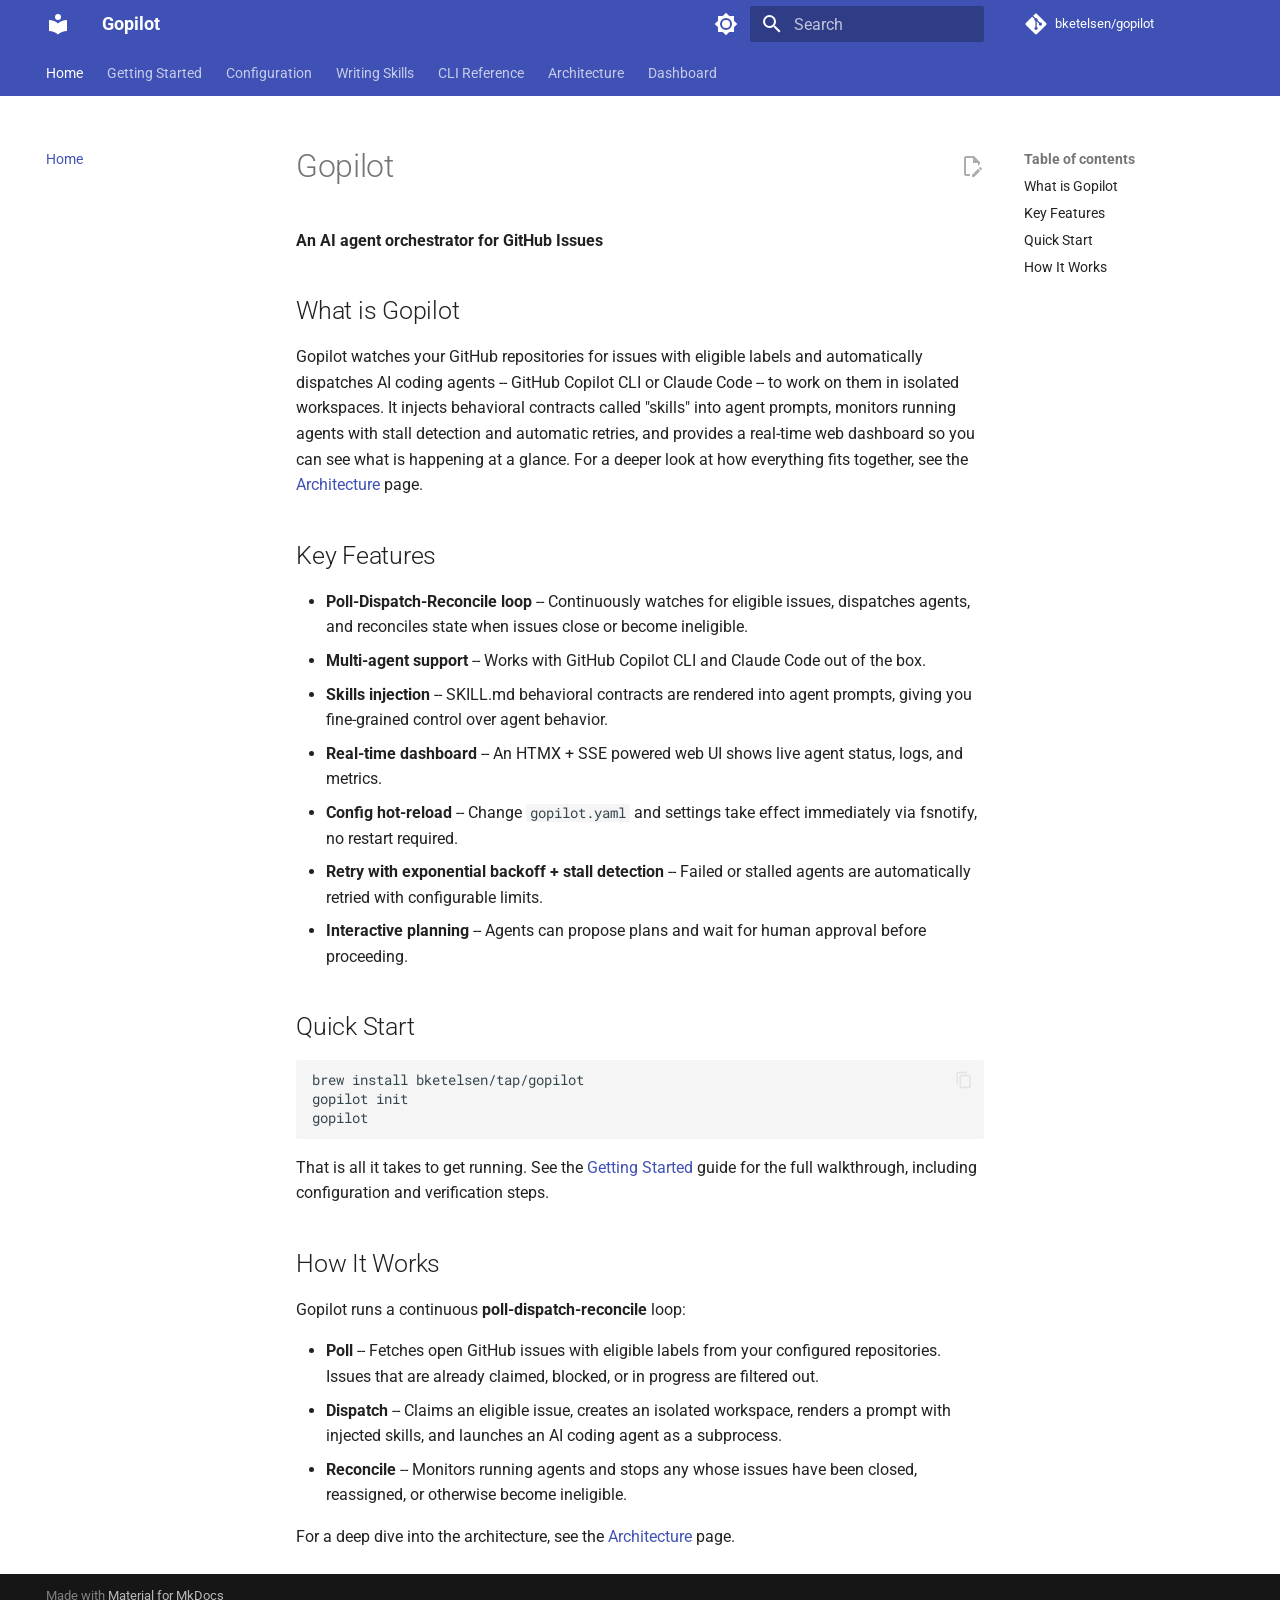
<file: index.html>
<!doctype html>
<html lang="en" class="no-js">
  <head>
    
      <meta charset="utf-8">
      <meta name="viewport" content="width=device-width,initial-scale=1">
      
        <meta name="description" content="An AI agent orchestrator for GitHub Issues">
      
      
      
        <link rel="canonical" href="https://bketelsen.github.io/gopilot/">
      
      
      
        <link rel="next" href="getting-started/">
      
      
        
      
      
      <link rel="icon" href="assets/images/favicon.png">
      <meta name="generator" content="mkdocs-1.6.1, mkdocs-material-9.7.4">
    
    
      
        <title>Gopilot</title>
      
    
    
      <link rel="stylesheet" href="assets/stylesheets/main.484c7ddc.min.css">
      
        
        <link rel="stylesheet" href="assets/stylesheets/palette.ab4e12ef.min.css">
      
      


    
    
      
    
    
      
        
        
        <link rel="preconnect" href="https://fonts.gstatic.com" crossorigin>
        <link rel="stylesheet" href="https://fonts.googleapis.com/css?family=Roboto:300,300i,400,400i,700,700i%7CRoboto+Mono:400,400i,700,700i&display=fallback">
        <style>:root{--md-text-font:"Roboto";--md-code-font:"Roboto Mono"}</style>
      
    
    
    <script>__md_scope=new URL(".",location),__md_hash=e=>[...e].reduce(((e,_)=>(e<<5)-e+_.charCodeAt(0)),0),__md_get=(e,_=localStorage,t=__md_scope)=>JSON.parse(_.getItem(t.pathname+"."+e)),__md_set=(e,_,t=localStorage,a=__md_scope)=>{try{t.setItem(a.pathname+"."+e,JSON.stringify(_))}catch(e){}}</script>
    
      

    
    
  </head>
  
  
    
    
      
    
    
    
    
    <body dir="ltr" data-md-color-scheme="default" data-md-color-primary="indigo" data-md-color-accent="indigo">
  
    
    <input class="md-toggle" data-md-toggle="drawer" type="checkbox" id="__drawer" autocomplete="off">
    <input class="md-toggle" data-md-toggle="search" type="checkbox" id="__search" autocomplete="off">
    <label class="md-overlay" for="__drawer"></label>
    <div data-md-component="skip">
      
        
        <a href="#gopilot" class="md-skip">
          Skip to content
        </a>
      
    </div>
    <div data-md-component="announce">
      
    </div>
    
    
      

<header class="md-header" data-md-component="header">
  <nav class="md-header__inner md-grid" aria-label="Header">
    <a href="." title="Gopilot" class="md-header__button md-logo" aria-label="Gopilot" data-md-component="logo">
      
  
  <svg xmlns="http://www.w3.org/2000/svg" viewBox="0 0 24 24"><path d="M12 8a3 3 0 0 0 3-3 3 3 0 0 0-3-3 3 3 0 0 0-3 3 3 3 0 0 0 3 3m0 3.54C9.64 9.35 6.5 8 3 8v11c3.5 0 6.64 1.35 9 3.54 2.36-2.19 5.5-3.54 9-3.54V8c-3.5 0-6.64 1.35-9 3.54"/></svg>

    </a>
    <label class="md-header__button md-icon" for="__drawer">
      
      <svg xmlns="http://www.w3.org/2000/svg" viewBox="0 0 24 24"><path d="M3 6h18v2H3zm0 5h18v2H3zm0 5h18v2H3z"/></svg>
    </label>
    <div class="md-header__title" data-md-component="header-title">
      <div class="md-header__ellipsis">
        <div class="md-header__topic">
          <span class="md-ellipsis">
            Gopilot
          </span>
        </div>
        <div class="md-header__topic" data-md-component="header-topic">
          <span class="md-ellipsis">
            
              Home
            
          </span>
        </div>
      </div>
    </div>
    
      
        <form class="md-header__option" data-md-component="palette">
  
    
    
    
    <input class="md-option" data-md-color-media="" data-md-color-scheme="default" data-md-color-primary="indigo" data-md-color-accent="indigo"  aria-label="Switch to dark mode"  type="radio" name="__palette" id="__palette_0">
    
      <label class="md-header__button md-icon" title="Switch to dark mode" for="__palette_1" hidden>
        <svg xmlns="http://www.w3.org/2000/svg" viewBox="0 0 24 24"><path d="M12 8a4 4 0 0 0-4 4 4 4 0 0 0 4 4 4 4 0 0 0 4-4 4 4 0 0 0-4-4m0 10a6 6 0 0 1-6-6 6 6 0 0 1 6-6 6 6 0 0 1 6 6 6 6 0 0 1-6 6m8-9.31V4h-4.69L12 .69 8.69 4H4v4.69L.69 12 4 15.31V20h4.69L12 23.31 15.31 20H20v-4.69L23.31 12z"/></svg>
      </label>
    
  
    
    
    
    <input class="md-option" data-md-color-media="" data-md-color-scheme="slate" data-md-color-primary="indigo" data-md-color-accent="indigo"  aria-label="Switch to light mode"  type="radio" name="__palette" id="__palette_1">
    
      <label class="md-header__button md-icon" title="Switch to light mode" for="__palette_0" hidden>
        <svg xmlns="http://www.w3.org/2000/svg" viewBox="0 0 24 24"><path d="M12 18c-.89 0-1.74-.2-2.5-.55C11.56 16.5 13 14.42 13 12s-1.44-4.5-3.5-5.45C10.26 6.2 11.11 6 12 6a6 6 0 0 1 6 6 6 6 0 0 1-6 6m8-9.31V4h-4.69L12 .69 8.69 4H4v4.69L.69 12 4 15.31V20h4.69L12 23.31 15.31 20H20v-4.69L23.31 12z"/></svg>
      </label>
    
  
</form>
      
    
    
      <script>var palette=__md_get("__palette");if(palette&&palette.color){if("(prefers-color-scheme)"===palette.color.media){var media=matchMedia("(prefers-color-scheme: light)"),input=document.querySelector(media.matches?"[data-md-color-media='(prefers-color-scheme: light)']":"[data-md-color-media='(prefers-color-scheme: dark)']");palette.color.media=input.getAttribute("data-md-color-media"),palette.color.scheme=input.getAttribute("data-md-color-scheme"),palette.color.primary=input.getAttribute("data-md-color-primary"),palette.color.accent=input.getAttribute("data-md-color-accent")}for(var[key,value]of Object.entries(palette.color))document.body.setAttribute("data-md-color-"+key,value)}</script>
    
    
    
      
      
        <label class="md-header__button md-icon" for="__search">
          
          <svg xmlns="http://www.w3.org/2000/svg" viewBox="0 0 24 24"><path d="M9.5 3A6.5 6.5 0 0 1 16 9.5c0 1.61-.59 3.09-1.56 4.23l.27.27h.79l5 5-1.5 1.5-5-5v-.79l-.27-.27A6.52 6.52 0 0 1 9.5 16 6.5 6.5 0 0 1 3 9.5 6.5 6.5 0 0 1 9.5 3m0 2C7 5 5 7 5 9.5S7 14 9.5 14 14 12 14 9.5 12 5 9.5 5"/></svg>
        </label>
        <div class="md-search" data-md-component="search" role="dialog">
  <label class="md-search__overlay" for="__search"></label>
  <div class="md-search__inner" role="search">
    <form class="md-search__form" name="search">
      <input type="text" class="md-search__input" name="query" aria-label="Search" placeholder="Search" autocapitalize="off" autocorrect="off" autocomplete="off" spellcheck="false" data-md-component="search-query" required>
      <label class="md-search__icon md-icon" for="__search">
        
        <svg xmlns="http://www.w3.org/2000/svg" viewBox="0 0 24 24"><path d="M9.5 3A6.5 6.5 0 0 1 16 9.5c0 1.61-.59 3.09-1.56 4.23l.27.27h.79l5 5-1.5 1.5-5-5v-.79l-.27-.27A6.52 6.52 0 0 1 9.5 16 6.5 6.5 0 0 1 3 9.5 6.5 6.5 0 0 1 9.5 3m0 2C7 5 5 7 5 9.5S7 14 9.5 14 14 12 14 9.5 12 5 9.5 5"/></svg>
        
        <svg xmlns="http://www.w3.org/2000/svg" viewBox="0 0 24 24"><path d="M20 11v2H8l5.5 5.5-1.42 1.42L4.16 12l7.92-7.92L13.5 5.5 8 11z"/></svg>
      </label>
      <nav class="md-search__options" aria-label="Search">
        
        <button type="reset" class="md-search__icon md-icon" title="Clear" aria-label="Clear" tabindex="-1">
          
          <svg xmlns="http://www.w3.org/2000/svg" viewBox="0 0 24 24"><path d="M19 6.41 17.59 5 12 10.59 6.41 5 5 6.41 10.59 12 5 17.59 6.41 19 12 13.41 17.59 19 19 17.59 13.41 12z"/></svg>
        </button>
      </nav>
      
        <div class="md-search__suggest" data-md-component="search-suggest"></div>
      
    </form>
    <div class="md-search__output">
      <div class="md-search__scrollwrap" tabindex="0" data-md-scrollfix>
        <div class="md-search-result" data-md-component="search-result">
          <div class="md-search-result__meta">
            Initializing search
          </div>
          <ol class="md-search-result__list" role="presentation"></ol>
        </div>
      </div>
    </div>
  </div>
</div>
      
    
    
      <div class="md-header__source">
        <a href="https://github.com/bketelsen/gopilot" title="Go to repository" class="md-source" data-md-component="source">
  <div class="md-source__icon md-icon">
    
    <svg xmlns="http://www.w3.org/2000/svg" viewBox="0 0 448 512"><!--! Font Awesome Free 7.1.0 by @fontawesome - https://fontawesome.com License - https://fontawesome.com/license/free (Icons: CC BY 4.0, Fonts: SIL OFL 1.1, Code: MIT License) Copyright 2025 Fonticons, Inc.--><path d="M439.6 236.1 244 40.5c-5.4-5.5-12.8-8.5-20.4-8.5s-15 3-20.4 8.4L162.5 81l51.5 51.5c27.1-9.1 52.7 16.8 43.4 43.7l49.7 49.7c34.2-11.8 61.2 31 35.5 56.7-26.5 26.5-70.2-2.9-56-37.3L240.3 199v121.9c25.3 12.5 22.3 41.8 9.1 55-6.4 6.4-15.2 10.1-24.3 10.1s-17.8-3.6-24.3-10.1c-17.6-17.6-11.1-46.9 11.2-56v-123c-20.8-8.5-24.6-30.7-18.6-45L142.6 101 8.5 235.1C3 240.6 0 247.9 0 255.5s3 15 8.5 20.4l195.6 195.7c5.4 5.4 12.7 8.4 20.4 8.4s15-3 20.4-8.4l194.7-194.7c5.4-5.4 8.4-12.8 8.4-20.4s-3-15-8.4-20.4"/></svg>
  </div>
  <div class="md-source__repository">
    bketelsen/gopilot
  </div>
</a>
      </div>
    
  </nav>
  
</header>
    
    <div class="md-container" data-md-component="container">
      
      
        
          
            
<nav class="md-tabs" aria-label="Tabs" data-md-component="tabs">
  <div class="md-grid">
    <ul class="md-tabs__list">
      
        
  
  
  
    
  
  
    <li class="md-tabs__item md-tabs__item--active">
      <a href="." class="md-tabs__link">
        
  
  
    
  
  Home

      </a>
    </li>
  

      
        
  
  
  
  
    <li class="md-tabs__item">
      <a href="getting-started/" class="md-tabs__link">
        
  
  
    
  
  Getting Started

      </a>
    </li>
  

      
        
  
  
  
  
    <li class="md-tabs__item">
      <a href="configuration/" class="md-tabs__link">
        
  
  
    
  
  Configuration

      </a>
    </li>
  

      
        
  
  
  
  
    <li class="md-tabs__item">
      <a href="skills/" class="md-tabs__link">
        
  
  
    
  
  Writing Skills

      </a>
    </li>
  

      
        
  
  
  
  
    <li class="md-tabs__item">
      <a href="cli/" class="md-tabs__link">
        
  
  
    
  
  CLI Reference

      </a>
    </li>
  

      
        
  
  
  
  
    <li class="md-tabs__item">
      <a href="architecture/" class="md-tabs__link">
        
  
  
    
  
  Architecture

      </a>
    </li>
  

      
        
  
  
  
  
    <li class="md-tabs__item">
      <a href="dashboard/" class="md-tabs__link">
        
  
  
    
  
  Dashboard

      </a>
    </li>
  

      
    </ul>
  </div>
</nav>
          
        
      
      <main class="md-main" data-md-component="main">
        <div class="md-main__inner md-grid">
          
            
              
              <div class="md-sidebar md-sidebar--primary" data-md-component="sidebar" data-md-type="navigation" >
                <div class="md-sidebar__scrollwrap">
                  <div class="md-sidebar__inner">
                    


  


<nav class="md-nav md-nav--primary md-nav--lifted" aria-label="Navigation" data-md-level="0">
  <label class="md-nav__title" for="__drawer">
    <a href="." title="Gopilot" class="md-nav__button md-logo" aria-label="Gopilot" data-md-component="logo">
      
  
  <svg xmlns="http://www.w3.org/2000/svg" viewBox="0 0 24 24"><path d="M12 8a3 3 0 0 0 3-3 3 3 0 0 0-3-3 3 3 0 0 0-3 3 3 3 0 0 0 3 3m0 3.54C9.64 9.35 6.5 8 3 8v11c3.5 0 6.64 1.35 9 3.54 2.36-2.19 5.5-3.54 9-3.54V8c-3.5 0-6.64 1.35-9 3.54"/></svg>

    </a>
    Gopilot
  </label>
  
    <div class="md-nav__source">
      <a href="https://github.com/bketelsen/gopilot" title="Go to repository" class="md-source" data-md-component="source">
  <div class="md-source__icon md-icon">
    
    <svg xmlns="http://www.w3.org/2000/svg" viewBox="0 0 448 512"><!--! Font Awesome Free 7.1.0 by @fontawesome - https://fontawesome.com License - https://fontawesome.com/license/free (Icons: CC BY 4.0, Fonts: SIL OFL 1.1, Code: MIT License) Copyright 2025 Fonticons, Inc.--><path d="M439.6 236.1 244 40.5c-5.4-5.5-12.8-8.5-20.4-8.5s-15 3-20.4 8.4L162.5 81l51.5 51.5c27.1-9.1 52.7 16.8 43.4 43.7l49.7 49.7c34.2-11.8 61.2 31 35.5 56.7-26.5 26.5-70.2-2.9-56-37.3L240.3 199v121.9c25.3 12.5 22.3 41.8 9.1 55-6.4 6.4-15.2 10.1-24.3 10.1s-17.8-3.6-24.3-10.1c-17.6-17.6-11.1-46.9 11.2-56v-123c-20.8-8.5-24.6-30.7-18.6-45L142.6 101 8.5 235.1C3 240.6 0 247.9 0 255.5s3 15 8.5 20.4l195.6 195.7c5.4 5.4 12.7 8.4 20.4 8.4s15-3 20.4-8.4l194.7-194.7c5.4-5.4 8.4-12.8 8.4-20.4s-3-15-8.4-20.4"/></svg>
  </div>
  <div class="md-source__repository">
    bketelsen/gopilot
  </div>
</a>
    </div>
  
  <ul class="md-nav__list" data-md-scrollfix>
    
      
      
  
  
    
  
  
  
    <li class="md-nav__item md-nav__item--active">
      
      <input class="md-nav__toggle md-toggle" type="checkbox" id="__toc">
      
      
        
      
      
        <label class="md-nav__link md-nav__link--active" for="__toc">
          
  
  
  <span class="md-ellipsis">
    
  
    Home
  

    
  </span>
  
  

          <span class="md-nav__icon md-icon"></span>
        </label>
      
      <a href="." class="md-nav__link md-nav__link--active">
        
  
  
  <span class="md-ellipsis">
    
  
    Home
  

    
  </span>
  
  

      </a>
      
        

<nav class="md-nav md-nav--secondary" aria-label="Table of contents">
  
  
  
    
  
  
    <label class="md-nav__title" for="__toc">
      <span class="md-nav__icon md-icon"></span>
      Table of contents
    </label>
    <ul class="md-nav__list" data-md-component="toc" data-md-scrollfix>
      
        <li class="md-nav__item">
  <a href="#what-is-gopilot" class="md-nav__link">
    <span class="md-ellipsis">
      
        What is Gopilot
      
    </span>
  </a>
  
</li>
      
        <li class="md-nav__item">
  <a href="#key-features" class="md-nav__link">
    <span class="md-ellipsis">
      
        Key Features
      
    </span>
  </a>
  
</li>
      
        <li class="md-nav__item">
  <a href="#quick-start" class="md-nav__link">
    <span class="md-ellipsis">
      
        Quick Start
      
    </span>
  </a>
  
</li>
      
        <li class="md-nav__item">
  <a href="#how-it-works" class="md-nav__link">
    <span class="md-ellipsis">
      
        How It Works
      
    </span>
  </a>
  
</li>
      
    </ul>
  
</nav>
      
    </li>
  

    
      
      
  
  
  
  
    <li class="md-nav__item">
      <a href="getting-started/" class="md-nav__link">
        
  
  
  <span class="md-ellipsis">
    
  
    Getting Started
  

    
  </span>
  
  

      </a>
    </li>
  

    
      
      
  
  
  
  
    <li class="md-nav__item">
      <a href="configuration/" class="md-nav__link">
        
  
  
  <span class="md-ellipsis">
    
  
    Configuration
  

    
  </span>
  
  

      </a>
    </li>
  

    
      
      
  
  
  
  
    <li class="md-nav__item">
      <a href="skills/" class="md-nav__link">
        
  
  
  <span class="md-ellipsis">
    
  
    Writing Skills
  

    
  </span>
  
  

      </a>
    </li>
  

    
      
      
  
  
  
  
    <li class="md-nav__item">
      <a href="cli/" class="md-nav__link">
        
  
  
  <span class="md-ellipsis">
    
  
    CLI Reference
  

    
  </span>
  
  

      </a>
    </li>
  

    
      
      
  
  
  
  
    <li class="md-nav__item">
      <a href="architecture/" class="md-nav__link">
        
  
  
  <span class="md-ellipsis">
    
  
    Architecture
  

    
  </span>
  
  

      </a>
    </li>
  

    
      
      
  
  
  
  
    <li class="md-nav__item">
      <a href="dashboard/" class="md-nav__link">
        
  
  
  <span class="md-ellipsis">
    
  
    Dashboard
  

    
  </span>
  
  

      </a>
    </li>
  

    
  </ul>
</nav>
                  </div>
                </div>
              </div>
            
            
              
              <div class="md-sidebar md-sidebar--secondary" data-md-component="sidebar" data-md-type="toc" >
                <div class="md-sidebar__scrollwrap">
                  <div class="md-sidebar__inner">
                    

<nav class="md-nav md-nav--secondary" aria-label="Table of contents">
  
  
  
    
  
  
    <label class="md-nav__title" for="__toc">
      <span class="md-nav__icon md-icon"></span>
      Table of contents
    </label>
    <ul class="md-nav__list" data-md-component="toc" data-md-scrollfix>
      
        <li class="md-nav__item">
  <a href="#what-is-gopilot" class="md-nav__link">
    <span class="md-ellipsis">
      
        What is Gopilot
      
    </span>
  </a>
  
</li>
      
        <li class="md-nav__item">
  <a href="#key-features" class="md-nav__link">
    <span class="md-ellipsis">
      
        Key Features
      
    </span>
  </a>
  
</li>
      
        <li class="md-nav__item">
  <a href="#quick-start" class="md-nav__link">
    <span class="md-ellipsis">
      
        Quick Start
      
    </span>
  </a>
  
</li>
      
        <li class="md-nav__item">
  <a href="#how-it-works" class="md-nav__link">
    <span class="md-ellipsis">
      
        How It Works
      
    </span>
  </a>
  
</li>
      
    </ul>
  
</nav>
                  </div>
                </div>
              </div>
            
          
          
            <div class="md-content" data-md-component="content">
              
              <article class="md-content__inner md-typeset">
                
                  


  
    <a href="https://github.com/bketelsen/gopilot/edit/main/docs/index.md" title="Edit this page" class="md-content__button md-icon" rel="edit">
      
      <svg xmlns="http://www.w3.org/2000/svg" viewBox="0 0 24 24"><path d="M10 20H6V4h7v5h5v3.1l2-2V8l-6-6H6c-1.1 0-2 .9-2 2v16c0 1.1.9 2 2 2h4zm10.2-7c.1 0 .3.1.4.2l1.3 1.3c.2.2.2.6 0 .8l-1 1-2.1-2.1 1-1c.1-.1.2-.2.4-.2m0 3.9L14.1 23H12v-2.1l6.1-6.1z"/></svg>
    </a>
  
  


<h1 id="gopilot">Gopilot</h1>
<p><strong>An AI agent orchestrator for GitHub Issues</strong></p>
<h2 id="what-is-gopilot">What is Gopilot</h2>
<p>Gopilot watches your GitHub repositories for issues with eligible labels and automatically dispatches AI coding agents -- GitHub Copilot CLI or Claude Code -- to work on them in isolated workspaces. It injects behavioral contracts called "skills" into agent prompts, monitors running agents with stall detection and automatic retries, and provides a real-time web dashboard so you can see what is happening at a glance. For a deeper look at how everything fits together, see the <a href="architecture/">Architecture</a> page.</p>
<h2 id="key-features">Key Features</h2>
<ul>
<li><strong>Poll-Dispatch-Reconcile loop</strong> -- Continuously watches for eligible issues, dispatches agents, and reconciles state when issues close or become ineligible.</li>
<li><strong>Multi-agent support</strong> -- Works with GitHub Copilot CLI and Claude Code out of the box.</li>
<li><strong>Skills injection</strong> -- SKILL.md behavioral contracts are rendered into agent prompts, giving you fine-grained control over agent behavior.</li>
<li><strong>Real-time dashboard</strong> -- An HTMX + SSE powered web UI shows live agent status, logs, and metrics.</li>
<li><strong>Config hot-reload</strong> -- Change <code>gopilot.yaml</code> and settings take effect immediately via fsnotify, no restart required.</li>
<li><strong>Retry with exponential backoff + stall detection</strong> -- Failed or stalled agents are automatically retried with configurable limits.</li>
<li><strong>Interactive planning</strong> -- Agents can propose plans and wait for human approval before proceeding.</li>
</ul>
<h2 id="quick-start">Quick Start</h2>
<div class="highlight"><pre><span></span><code><a id="__codelineno-0-1" name="__codelineno-0-1" href="#__codelineno-0-1"></a>brew<span class="w"> </span>install<span class="w"> </span>bketelsen/tap/gopilot
<a id="__codelineno-0-2" name="__codelineno-0-2" href="#__codelineno-0-2"></a>gopilot<span class="w"> </span>init
<a id="__codelineno-0-3" name="__codelineno-0-3" href="#__codelineno-0-3"></a>gopilot
</code></pre></div>
<p>That is all it takes to get running. See the <a href="getting-started/">Getting Started</a> guide for the full walkthrough, including configuration and verification steps.</p>
<h2 id="how-it-works">How It Works</h2>
<p>Gopilot runs a continuous <strong>poll-dispatch-reconcile</strong> loop:</p>
<ul>
<li><strong>Poll</strong> -- Fetches open GitHub issues with eligible labels from your configured repositories. Issues that are already claimed, blocked, or in progress are filtered out.</li>
<li><strong>Dispatch</strong> -- Claims an eligible issue, creates an isolated workspace, renders a prompt with injected skills, and launches an AI coding agent as a subprocess.</li>
<li><strong>Reconcile</strong> -- Monitors running agents and stops any whose issues have been closed, reassigned, or otherwise become ineligible.</li>
</ul>
<p>For a deep dive into the architecture, see the <a href="architecture/">Architecture</a> page.</p>












                
              </article>
            </div>
          
          
<script>var target=document.getElementById(location.hash.slice(1));target&&target.name&&(target.checked=target.name.startsWith("__tabbed_"))</script>
        </div>
        
          <button type="button" class="md-top md-icon" data-md-component="top" hidden>
  
  <svg xmlns="http://www.w3.org/2000/svg" viewBox="0 0 24 24"><path d="M13 20h-2V8l-5.5 5.5-1.42-1.42L12 4.16l7.92 7.92-1.42 1.42L13 8z"/></svg>
  Back to top
</button>
        
      </main>
      
        <footer class="md-footer">
  
  <div class="md-footer-meta md-typeset">
    <div class="md-footer-meta__inner md-grid">
      <div class="md-copyright">
  
  
    Made with
    <a href="https://squidfunk.github.io/mkdocs-material/" target="_blank" rel="noopener">
      Material for MkDocs
    </a>
  
</div>
      
    </div>
  </div>
</footer>
      
    </div>
    <div class="md-dialog" data-md-component="dialog">
      <div class="md-dialog__inner md-typeset"></div>
    </div>
    
    
    
      
      
      <script id="__config" type="application/json">{"annotate": null, "base": ".", "features": ["navigation.tabs", "navigation.sections", "navigation.top", "search.suggest", "search.highlight", "content.code.copy", "content.action.edit"], "search": "assets/javascripts/workers/search.2c215733.min.js", "tags": null, "translations": {"clipboard.copied": "Copied to clipboard", "clipboard.copy": "Copy to clipboard", "search.result.more.one": "1 more on this page", "search.result.more.other": "# more on this page", "search.result.none": "No matching documents", "search.result.one": "1 matching document", "search.result.other": "# matching documents", "search.result.placeholder": "Type to start searching", "search.result.term.missing": "Missing", "select.version": "Select version"}, "version": null}</script>
    
    
      <script src="assets/javascripts/bundle.79ae519e.min.js"></script>
      
    
  </body>
</html>
</file>
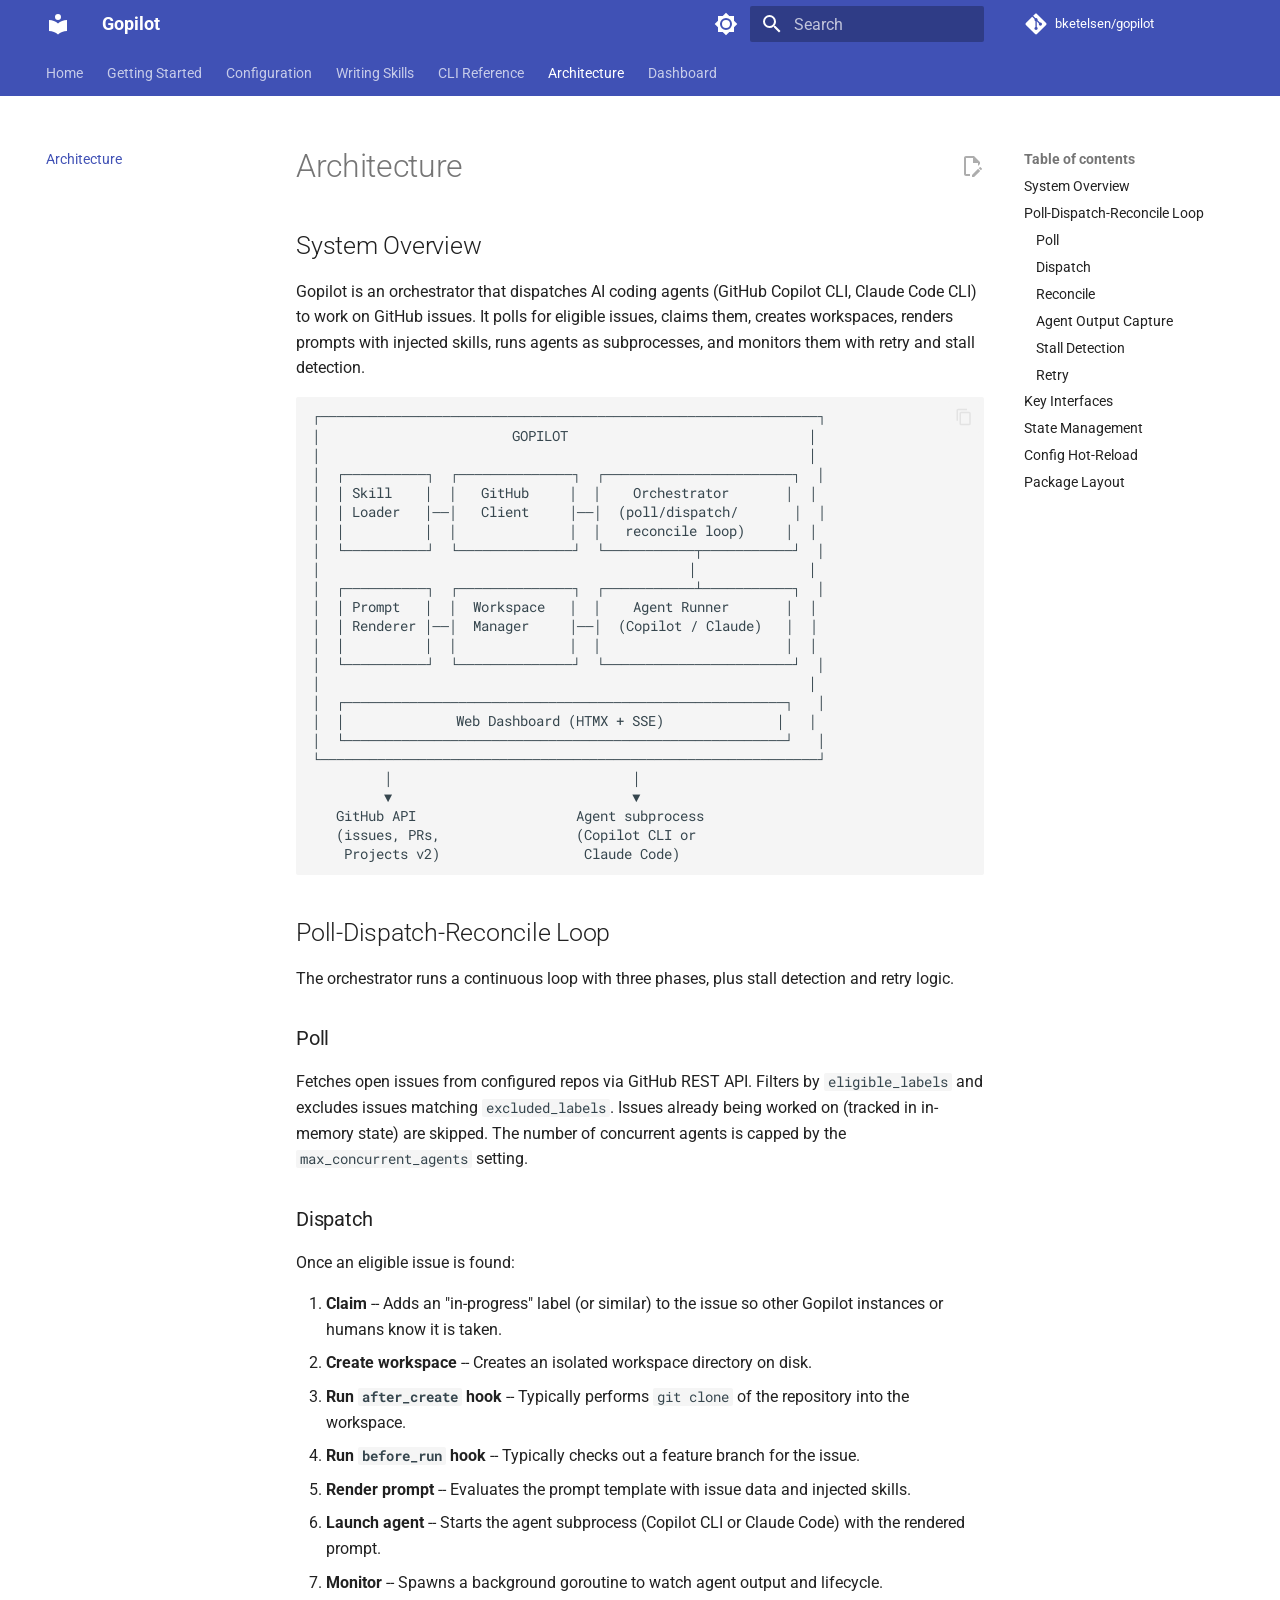
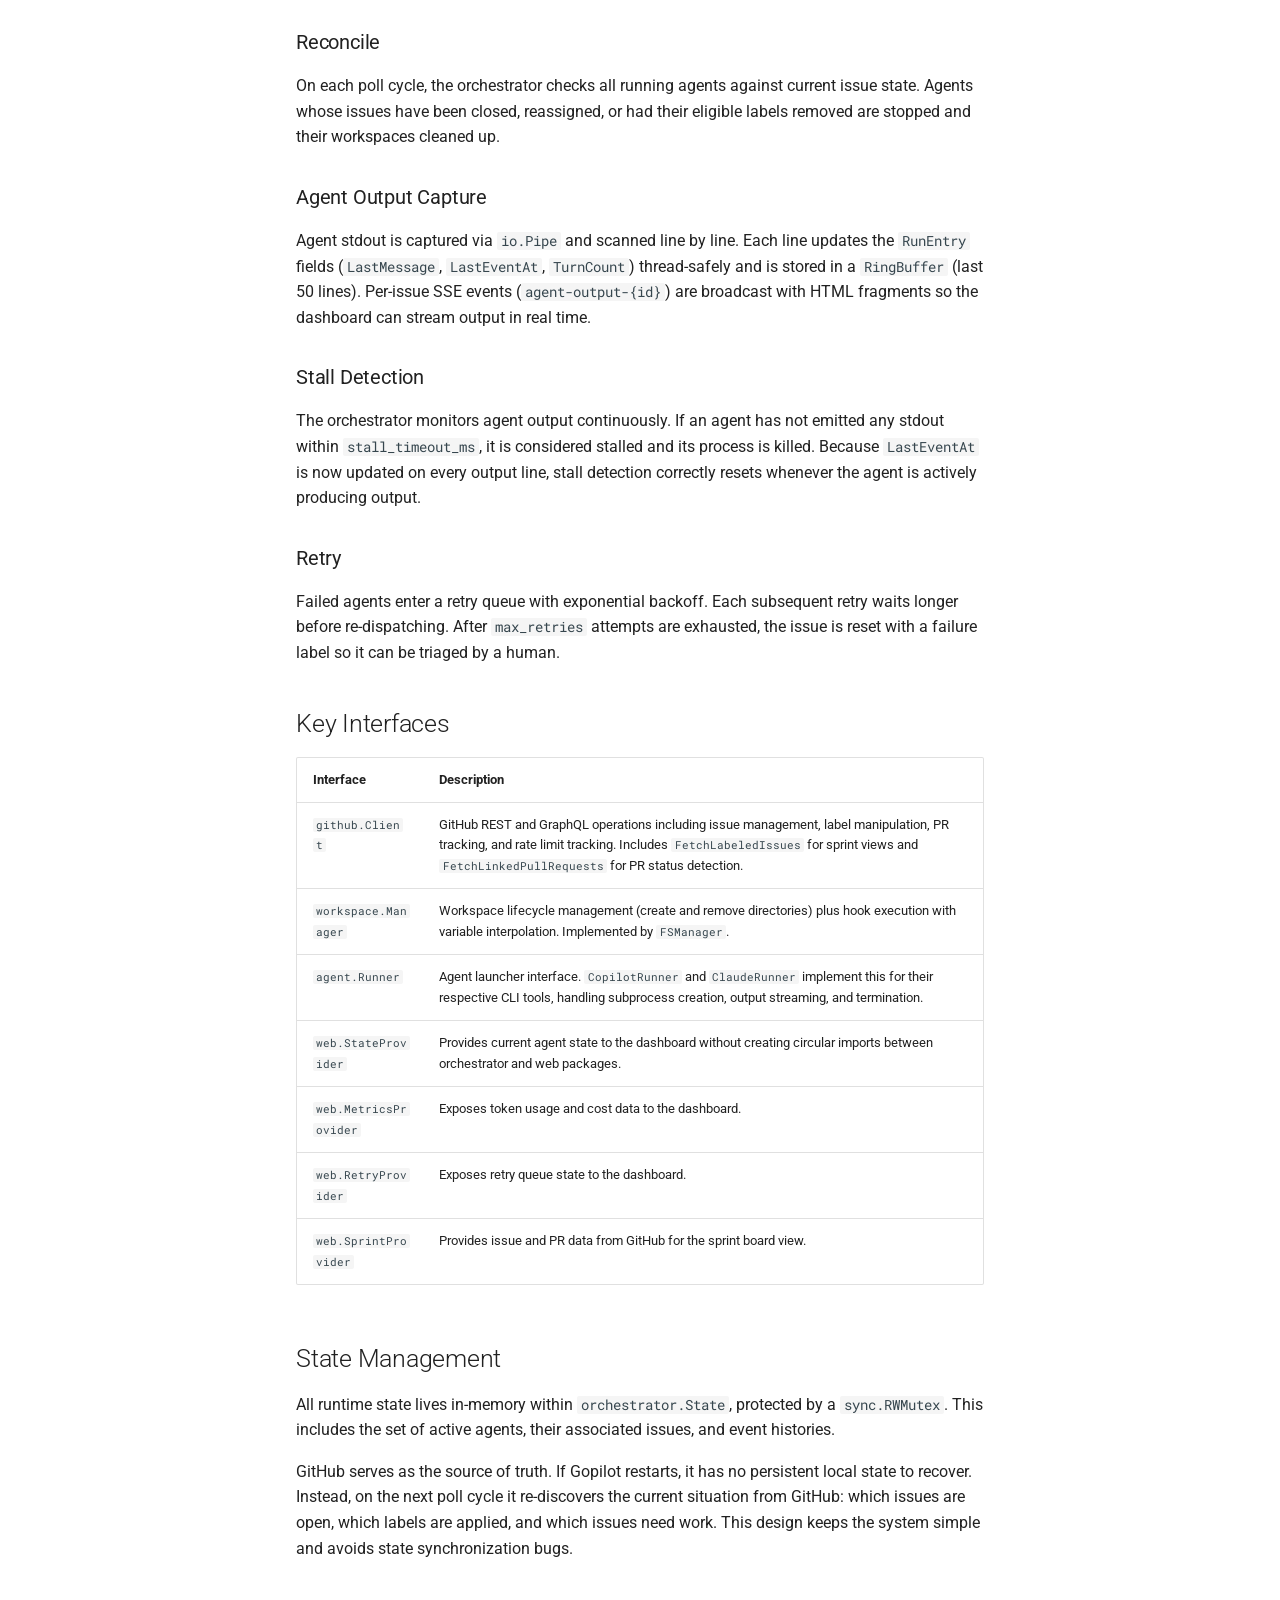
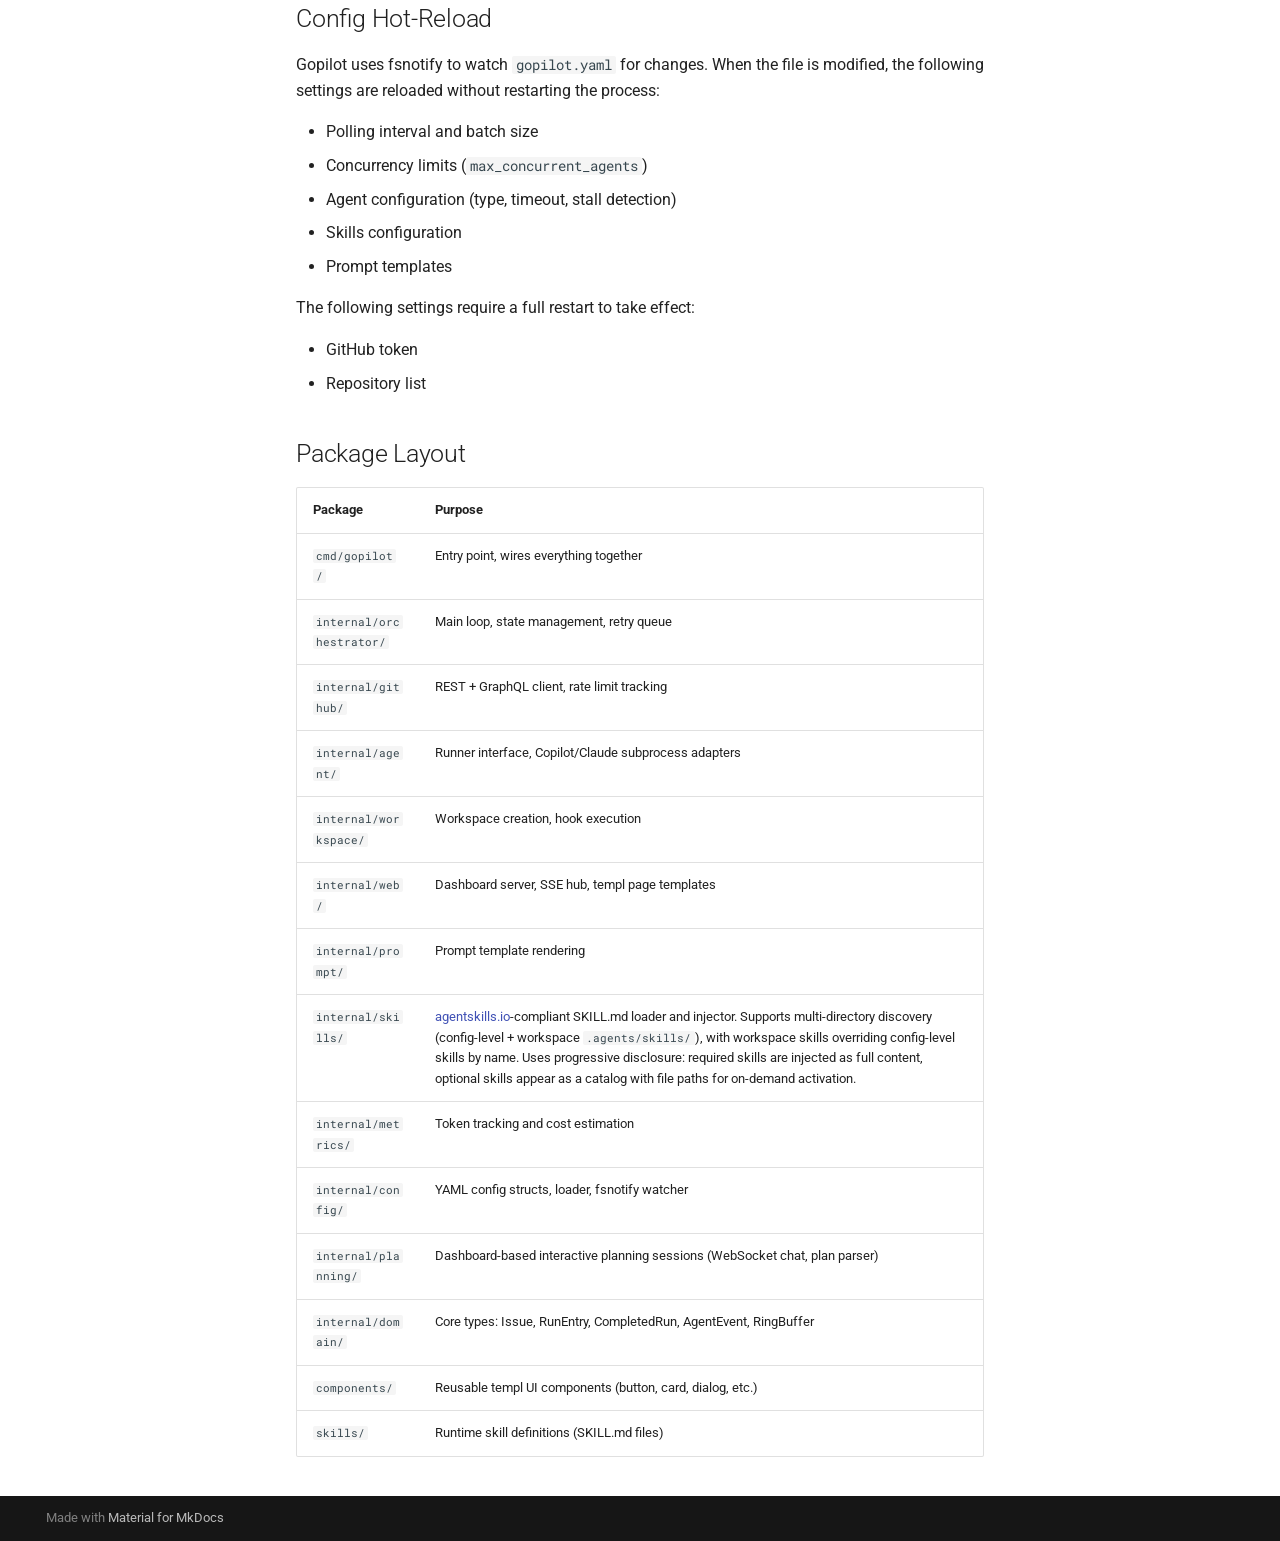
<file: architecture/index.html>
<!doctype html>
<html lang="en" class="no-js">
  <head>
    
      <meta charset="utf-8">
      <meta name="viewport" content="width=device-width,initial-scale=1">
      
        <meta name="description" content="An AI agent orchestrator for GitHub Issues">
      
      
      
        <link rel="canonical" href="https://bketelsen.github.io/gopilot/architecture/">
      
      
        <link rel="prev" href="../cli/">
      
      
        <link rel="next" href="../dashboard/">
      
      
        
      
      
      <link rel="icon" href="../assets/images/favicon.png">
      <meta name="generator" content="mkdocs-1.6.1, mkdocs-material-9.7.4">
    
    
      
        <title>Architecture - Gopilot</title>
      
    
    
      <link rel="stylesheet" href="../assets/stylesheets/main.484c7ddc.min.css">
      
        
        <link rel="stylesheet" href="../assets/stylesheets/palette.ab4e12ef.min.css">
      
      


    
    
      
    
    
      
        
        
        <link rel="preconnect" href="https://fonts.gstatic.com" crossorigin>
        <link rel="stylesheet" href="https://fonts.googleapis.com/css?family=Roboto:300,300i,400,400i,700,700i%7CRoboto+Mono:400,400i,700,700i&display=fallback">
        <style>:root{--md-text-font:"Roboto";--md-code-font:"Roboto Mono"}</style>
      
    
    
    <script>__md_scope=new URL("..",location),__md_hash=e=>[...e].reduce(((e,_)=>(e<<5)-e+_.charCodeAt(0)),0),__md_get=(e,_=localStorage,t=__md_scope)=>JSON.parse(_.getItem(t.pathname+"."+e)),__md_set=(e,_,t=localStorage,a=__md_scope)=>{try{t.setItem(a.pathname+"."+e,JSON.stringify(_))}catch(e){}}</script>
    
      

    
    
  </head>
  
  
    
    
      
    
    
    
    
    <body dir="ltr" data-md-color-scheme="default" data-md-color-primary="indigo" data-md-color-accent="indigo">
  
    
    <input class="md-toggle" data-md-toggle="drawer" type="checkbox" id="__drawer" autocomplete="off">
    <input class="md-toggle" data-md-toggle="search" type="checkbox" id="__search" autocomplete="off">
    <label class="md-overlay" for="__drawer"></label>
    <div data-md-component="skip">
      
        
        <a href="#architecture" class="md-skip">
          Skip to content
        </a>
      
    </div>
    <div data-md-component="announce">
      
    </div>
    
    
      

<header class="md-header" data-md-component="header">
  <nav class="md-header__inner md-grid" aria-label="Header">
    <a href=".." title="Gopilot" class="md-header__button md-logo" aria-label="Gopilot" data-md-component="logo">
      
  
  <svg xmlns="http://www.w3.org/2000/svg" viewBox="0 0 24 24"><path d="M12 8a3 3 0 0 0 3-3 3 3 0 0 0-3-3 3 3 0 0 0-3 3 3 3 0 0 0 3 3m0 3.54C9.64 9.35 6.5 8 3 8v11c3.5 0 6.64 1.35 9 3.54 2.36-2.19 5.5-3.54 9-3.54V8c-3.5 0-6.64 1.35-9 3.54"/></svg>

    </a>
    <label class="md-header__button md-icon" for="__drawer">
      
      <svg xmlns="http://www.w3.org/2000/svg" viewBox="0 0 24 24"><path d="M3 6h18v2H3zm0 5h18v2H3zm0 5h18v2H3z"/></svg>
    </label>
    <div class="md-header__title" data-md-component="header-title">
      <div class="md-header__ellipsis">
        <div class="md-header__topic">
          <span class="md-ellipsis">
            Gopilot
          </span>
        </div>
        <div class="md-header__topic" data-md-component="header-topic">
          <span class="md-ellipsis">
            
              Architecture
            
          </span>
        </div>
      </div>
    </div>
    
      
        <form class="md-header__option" data-md-component="palette">
  
    
    
    
    <input class="md-option" data-md-color-media="" data-md-color-scheme="default" data-md-color-primary="indigo" data-md-color-accent="indigo"  aria-label="Switch to dark mode"  type="radio" name="__palette" id="__palette_0">
    
      <label class="md-header__button md-icon" title="Switch to dark mode" for="__palette_1" hidden>
        <svg xmlns="http://www.w3.org/2000/svg" viewBox="0 0 24 24"><path d="M12 8a4 4 0 0 0-4 4 4 4 0 0 0 4 4 4 4 0 0 0 4-4 4 4 0 0 0-4-4m0 10a6 6 0 0 1-6-6 6 6 0 0 1 6-6 6 6 0 0 1 6 6 6 6 0 0 1-6 6m8-9.31V4h-4.69L12 .69 8.69 4H4v4.69L.69 12 4 15.31V20h4.69L12 23.31 15.31 20H20v-4.69L23.31 12z"/></svg>
      </label>
    
  
    
    
    
    <input class="md-option" data-md-color-media="" data-md-color-scheme="slate" data-md-color-primary="indigo" data-md-color-accent="indigo"  aria-label="Switch to light mode"  type="radio" name="__palette" id="__palette_1">
    
      <label class="md-header__button md-icon" title="Switch to light mode" for="__palette_0" hidden>
        <svg xmlns="http://www.w3.org/2000/svg" viewBox="0 0 24 24"><path d="M12 18c-.89 0-1.74-.2-2.5-.55C11.56 16.5 13 14.42 13 12s-1.44-4.5-3.5-5.45C10.26 6.2 11.11 6 12 6a6 6 0 0 1 6 6 6 6 0 0 1-6 6m8-9.31V4h-4.69L12 .69 8.69 4H4v4.69L.69 12 4 15.31V20h4.69L12 23.31 15.31 20H20v-4.69L23.31 12z"/></svg>
      </label>
    
  
</form>
      
    
    
      <script>var palette=__md_get("__palette");if(palette&&palette.color){if("(prefers-color-scheme)"===palette.color.media){var media=matchMedia("(prefers-color-scheme: light)"),input=document.querySelector(media.matches?"[data-md-color-media='(prefers-color-scheme: light)']":"[data-md-color-media='(prefers-color-scheme: dark)']");palette.color.media=input.getAttribute("data-md-color-media"),palette.color.scheme=input.getAttribute("data-md-color-scheme"),palette.color.primary=input.getAttribute("data-md-color-primary"),palette.color.accent=input.getAttribute("data-md-color-accent")}for(var[key,value]of Object.entries(palette.color))document.body.setAttribute("data-md-color-"+key,value)}</script>
    
    
    
      
      
        <label class="md-header__button md-icon" for="__search">
          
          <svg xmlns="http://www.w3.org/2000/svg" viewBox="0 0 24 24"><path d="M9.5 3A6.5 6.5 0 0 1 16 9.5c0 1.61-.59 3.09-1.56 4.23l.27.27h.79l5 5-1.5 1.5-5-5v-.79l-.27-.27A6.52 6.52 0 0 1 9.5 16 6.5 6.5 0 0 1 3 9.5 6.5 6.5 0 0 1 9.5 3m0 2C7 5 5 7 5 9.5S7 14 9.5 14 14 12 14 9.5 12 5 9.5 5"/></svg>
        </label>
        <div class="md-search" data-md-component="search" role="dialog">
  <label class="md-search__overlay" for="__search"></label>
  <div class="md-search__inner" role="search">
    <form class="md-search__form" name="search">
      <input type="text" class="md-search__input" name="query" aria-label="Search" placeholder="Search" autocapitalize="off" autocorrect="off" autocomplete="off" spellcheck="false" data-md-component="search-query" required>
      <label class="md-search__icon md-icon" for="__search">
        
        <svg xmlns="http://www.w3.org/2000/svg" viewBox="0 0 24 24"><path d="M9.5 3A6.5 6.5 0 0 1 16 9.5c0 1.61-.59 3.09-1.56 4.23l.27.27h.79l5 5-1.5 1.5-5-5v-.79l-.27-.27A6.52 6.52 0 0 1 9.5 16 6.5 6.5 0 0 1 3 9.5 6.5 6.5 0 0 1 9.5 3m0 2C7 5 5 7 5 9.5S7 14 9.5 14 14 12 14 9.5 12 5 9.5 5"/></svg>
        
        <svg xmlns="http://www.w3.org/2000/svg" viewBox="0 0 24 24"><path d="M20 11v2H8l5.5 5.5-1.42 1.42L4.16 12l7.92-7.92L13.5 5.5 8 11z"/></svg>
      </label>
      <nav class="md-search__options" aria-label="Search">
        
        <button type="reset" class="md-search__icon md-icon" title="Clear" aria-label="Clear" tabindex="-1">
          
          <svg xmlns="http://www.w3.org/2000/svg" viewBox="0 0 24 24"><path d="M19 6.41 17.59 5 12 10.59 6.41 5 5 6.41 10.59 12 5 17.59 6.41 19 12 13.41 17.59 19 19 17.59 13.41 12z"/></svg>
        </button>
      </nav>
      
        <div class="md-search__suggest" data-md-component="search-suggest"></div>
      
    </form>
    <div class="md-search__output">
      <div class="md-search__scrollwrap" tabindex="0" data-md-scrollfix>
        <div class="md-search-result" data-md-component="search-result">
          <div class="md-search-result__meta">
            Initializing search
          </div>
          <ol class="md-search-result__list" role="presentation"></ol>
        </div>
      </div>
    </div>
  </div>
</div>
      
    
    
      <div class="md-header__source">
        <a href="https://github.com/bketelsen/gopilot" title="Go to repository" class="md-source" data-md-component="source">
  <div class="md-source__icon md-icon">
    
    <svg xmlns="http://www.w3.org/2000/svg" viewBox="0 0 448 512"><!--! Font Awesome Free 7.1.0 by @fontawesome - https://fontawesome.com License - https://fontawesome.com/license/free (Icons: CC BY 4.0, Fonts: SIL OFL 1.1, Code: MIT License) Copyright 2025 Fonticons, Inc.--><path d="M439.6 236.1 244 40.5c-5.4-5.5-12.8-8.5-20.4-8.5s-15 3-20.4 8.4L162.5 81l51.5 51.5c27.1-9.1 52.7 16.8 43.4 43.7l49.7 49.7c34.2-11.8 61.2 31 35.5 56.7-26.5 26.5-70.2-2.9-56-37.3L240.3 199v121.9c25.3 12.5 22.3 41.8 9.1 55-6.4 6.4-15.2 10.1-24.3 10.1s-17.8-3.6-24.3-10.1c-17.6-17.6-11.1-46.9 11.2-56v-123c-20.8-8.5-24.6-30.7-18.6-45L142.6 101 8.5 235.1C3 240.6 0 247.9 0 255.5s3 15 8.5 20.4l195.6 195.7c5.4 5.4 12.7 8.4 20.4 8.4s15-3 20.4-8.4l194.7-194.7c5.4-5.4 8.4-12.8 8.4-20.4s-3-15-8.4-20.4"/></svg>
  </div>
  <div class="md-source__repository">
    bketelsen/gopilot
  </div>
</a>
      </div>
    
  </nav>
  
</header>
    
    <div class="md-container" data-md-component="container">
      
      
        
          
            
<nav class="md-tabs" aria-label="Tabs" data-md-component="tabs">
  <div class="md-grid">
    <ul class="md-tabs__list">
      
        
  
  
  
  
    <li class="md-tabs__item">
      <a href=".." class="md-tabs__link">
        
  
  
    
  
  Home

      </a>
    </li>
  

      
        
  
  
  
  
    <li class="md-tabs__item">
      <a href="../getting-started/" class="md-tabs__link">
        
  
  
    
  
  Getting Started

      </a>
    </li>
  

      
        
  
  
  
  
    <li class="md-tabs__item">
      <a href="../configuration/" class="md-tabs__link">
        
  
  
    
  
  Configuration

      </a>
    </li>
  

      
        
  
  
  
  
    <li class="md-tabs__item">
      <a href="../skills/" class="md-tabs__link">
        
  
  
    
  
  Writing Skills

      </a>
    </li>
  

      
        
  
  
  
  
    <li class="md-tabs__item">
      <a href="../cli/" class="md-tabs__link">
        
  
  
    
  
  CLI Reference

      </a>
    </li>
  

      
        
  
  
  
    
  
  
    <li class="md-tabs__item md-tabs__item--active">
      <a href="./" class="md-tabs__link">
        
  
  
    
  
  Architecture

      </a>
    </li>
  

      
        
  
  
  
  
    <li class="md-tabs__item">
      <a href="../dashboard/" class="md-tabs__link">
        
  
  
    
  
  Dashboard

      </a>
    </li>
  

      
    </ul>
  </div>
</nav>
          
        
      
      <main class="md-main" data-md-component="main">
        <div class="md-main__inner md-grid">
          
            
              
              <div class="md-sidebar md-sidebar--primary" data-md-component="sidebar" data-md-type="navigation" >
                <div class="md-sidebar__scrollwrap">
                  <div class="md-sidebar__inner">
                    


  


<nav class="md-nav md-nav--primary md-nav--lifted" aria-label="Navigation" data-md-level="0">
  <label class="md-nav__title" for="__drawer">
    <a href=".." title="Gopilot" class="md-nav__button md-logo" aria-label="Gopilot" data-md-component="logo">
      
  
  <svg xmlns="http://www.w3.org/2000/svg" viewBox="0 0 24 24"><path d="M12 8a3 3 0 0 0 3-3 3 3 0 0 0-3-3 3 3 0 0 0-3 3 3 3 0 0 0 3 3m0 3.54C9.64 9.35 6.5 8 3 8v11c3.5 0 6.64 1.35 9 3.54 2.36-2.19 5.5-3.54 9-3.54V8c-3.5 0-6.64 1.35-9 3.54"/></svg>

    </a>
    Gopilot
  </label>
  
    <div class="md-nav__source">
      <a href="https://github.com/bketelsen/gopilot" title="Go to repository" class="md-source" data-md-component="source">
  <div class="md-source__icon md-icon">
    
    <svg xmlns="http://www.w3.org/2000/svg" viewBox="0 0 448 512"><!--! Font Awesome Free 7.1.0 by @fontawesome - https://fontawesome.com License - https://fontawesome.com/license/free (Icons: CC BY 4.0, Fonts: SIL OFL 1.1, Code: MIT License) Copyright 2025 Fonticons, Inc.--><path d="M439.6 236.1 244 40.5c-5.4-5.5-12.8-8.5-20.4-8.5s-15 3-20.4 8.4L162.5 81l51.5 51.5c27.1-9.1 52.7 16.8 43.4 43.7l49.7 49.7c34.2-11.8 61.2 31 35.5 56.7-26.5 26.5-70.2-2.9-56-37.3L240.3 199v121.9c25.3 12.5 22.3 41.8 9.1 55-6.4 6.4-15.2 10.1-24.3 10.1s-17.8-3.6-24.3-10.1c-17.6-17.6-11.1-46.9 11.2-56v-123c-20.8-8.5-24.6-30.7-18.6-45L142.6 101 8.5 235.1C3 240.6 0 247.9 0 255.5s3 15 8.5 20.4l195.6 195.7c5.4 5.4 12.7 8.4 20.4 8.4s15-3 20.4-8.4l194.7-194.7c5.4-5.4 8.4-12.8 8.4-20.4s-3-15-8.4-20.4"/></svg>
  </div>
  <div class="md-source__repository">
    bketelsen/gopilot
  </div>
</a>
    </div>
  
  <ul class="md-nav__list" data-md-scrollfix>
    
      
      
  
  
  
  
    <li class="md-nav__item">
      <a href=".." class="md-nav__link">
        
  
  
  <span class="md-ellipsis">
    
  
    Home
  

    
  </span>
  
  

      </a>
    </li>
  

    
      
      
  
  
  
  
    <li class="md-nav__item">
      <a href="../getting-started/" class="md-nav__link">
        
  
  
  <span class="md-ellipsis">
    
  
    Getting Started
  

    
  </span>
  
  

      </a>
    </li>
  

    
      
      
  
  
  
  
    <li class="md-nav__item">
      <a href="../configuration/" class="md-nav__link">
        
  
  
  <span class="md-ellipsis">
    
  
    Configuration
  

    
  </span>
  
  

      </a>
    </li>
  

    
      
      
  
  
  
  
    <li class="md-nav__item">
      <a href="../skills/" class="md-nav__link">
        
  
  
  <span class="md-ellipsis">
    
  
    Writing Skills
  

    
  </span>
  
  

      </a>
    </li>
  

    
      
      
  
  
  
  
    <li class="md-nav__item">
      <a href="../cli/" class="md-nav__link">
        
  
  
  <span class="md-ellipsis">
    
  
    CLI Reference
  

    
  </span>
  
  

      </a>
    </li>
  

    
      
      
  
  
    
  
  
  
    <li class="md-nav__item md-nav__item--active">
      
      <input class="md-nav__toggle md-toggle" type="checkbox" id="__toc">
      
      
        
      
      
        <label class="md-nav__link md-nav__link--active" for="__toc">
          
  
  
  <span class="md-ellipsis">
    
  
    Architecture
  

    
  </span>
  
  

          <span class="md-nav__icon md-icon"></span>
        </label>
      
      <a href="./" class="md-nav__link md-nav__link--active">
        
  
  
  <span class="md-ellipsis">
    
  
    Architecture
  

    
  </span>
  
  

      </a>
      
        

<nav class="md-nav md-nav--secondary" aria-label="Table of contents">
  
  
  
    
  
  
    <label class="md-nav__title" for="__toc">
      <span class="md-nav__icon md-icon"></span>
      Table of contents
    </label>
    <ul class="md-nav__list" data-md-component="toc" data-md-scrollfix>
      
        <li class="md-nav__item">
  <a href="#system-overview" class="md-nav__link">
    <span class="md-ellipsis">
      
        System Overview
      
    </span>
  </a>
  
</li>
      
        <li class="md-nav__item">
  <a href="#poll-dispatch-reconcile-loop" class="md-nav__link">
    <span class="md-ellipsis">
      
        Poll-Dispatch-Reconcile Loop
      
    </span>
  </a>
  
    <nav class="md-nav" aria-label="Poll-Dispatch-Reconcile Loop">
      <ul class="md-nav__list">
        
          <li class="md-nav__item">
  <a href="#poll" class="md-nav__link">
    <span class="md-ellipsis">
      
        Poll
      
    </span>
  </a>
  
</li>
        
          <li class="md-nav__item">
  <a href="#dispatch" class="md-nav__link">
    <span class="md-ellipsis">
      
        Dispatch
      
    </span>
  </a>
  
</li>
        
          <li class="md-nav__item">
  <a href="#reconcile" class="md-nav__link">
    <span class="md-ellipsis">
      
        Reconcile
      
    </span>
  </a>
  
</li>
        
          <li class="md-nav__item">
  <a href="#agent-output-capture" class="md-nav__link">
    <span class="md-ellipsis">
      
        Agent Output Capture
      
    </span>
  </a>
  
</li>
        
          <li class="md-nav__item">
  <a href="#stall-detection" class="md-nav__link">
    <span class="md-ellipsis">
      
        Stall Detection
      
    </span>
  </a>
  
</li>
        
          <li class="md-nav__item">
  <a href="#retry" class="md-nav__link">
    <span class="md-ellipsis">
      
        Retry
      
    </span>
  </a>
  
</li>
        
      </ul>
    </nav>
  
</li>
      
        <li class="md-nav__item">
  <a href="#key-interfaces" class="md-nav__link">
    <span class="md-ellipsis">
      
        Key Interfaces
      
    </span>
  </a>
  
</li>
      
        <li class="md-nav__item">
  <a href="#state-management" class="md-nav__link">
    <span class="md-ellipsis">
      
        State Management
      
    </span>
  </a>
  
</li>
      
        <li class="md-nav__item">
  <a href="#config-hot-reload" class="md-nav__link">
    <span class="md-ellipsis">
      
        Config Hot-Reload
      
    </span>
  </a>
  
</li>
      
        <li class="md-nav__item">
  <a href="#package-layout" class="md-nav__link">
    <span class="md-ellipsis">
      
        Package Layout
      
    </span>
  </a>
  
</li>
      
    </ul>
  
</nav>
      
    </li>
  

    
      
      
  
  
  
  
    <li class="md-nav__item">
      <a href="../dashboard/" class="md-nav__link">
        
  
  
  <span class="md-ellipsis">
    
  
    Dashboard
  

    
  </span>
  
  

      </a>
    </li>
  

    
  </ul>
</nav>
                  </div>
                </div>
              </div>
            
            
              
              <div class="md-sidebar md-sidebar--secondary" data-md-component="sidebar" data-md-type="toc" >
                <div class="md-sidebar__scrollwrap">
                  <div class="md-sidebar__inner">
                    

<nav class="md-nav md-nav--secondary" aria-label="Table of contents">
  
  
  
    
  
  
    <label class="md-nav__title" for="__toc">
      <span class="md-nav__icon md-icon"></span>
      Table of contents
    </label>
    <ul class="md-nav__list" data-md-component="toc" data-md-scrollfix>
      
        <li class="md-nav__item">
  <a href="#system-overview" class="md-nav__link">
    <span class="md-ellipsis">
      
        System Overview
      
    </span>
  </a>
  
</li>
      
        <li class="md-nav__item">
  <a href="#poll-dispatch-reconcile-loop" class="md-nav__link">
    <span class="md-ellipsis">
      
        Poll-Dispatch-Reconcile Loop
      
    </span>
  </a>
  
    <nav class="md-nav" aria-label="Poll-Dispatch-Reconcile Loop">
      <ul class="md-nav__list">
        
          <li class="md-nav__item">
  <a href="#poll" class="md-nav__link">
    <span class="md-ellipsis">
      
        Poll
      
    </span>
  </a>
  
</li>
        
          <li class="md-nav__item">
  <a href="#dispatch" class="md-nav__link">
    <span class="md-ellipsis">
      
        Dispatch
      
    </span>
  </a>
  
</li>
        
          <li class="md-nav__item">
  <a href="#reconcile" class="md-nav__link">
    <span class="md-ellipsis">
      
        Reconcile
      
    </span>
  </a>
  
</li>
        
          <li class="md-nav__item">
  <a href="#agent-output-capture" class="md-nav__link">
    <span class="md-ellipsis">
      
        Agent Output Capture
      
    </span>
  </a>
  
</li>
        
          <li class="md-nav__item">
  <a href="#stall-detection" class="md-nav__link">
    <span class="md-ellipsis">
      
        Stall Detection
      
    </span>
  </a>
  
</li>
        
          <li class="md-nav__item">
  <a href="#retry" class="md-nav__link">
    <span class="md-ellipsis">
      
        Retry
      
    </span>
  </a>
  
</li>
        
      </ul>
    </nav>
  
</li>
      
        <li class="md-nav__item">
  <a href="#key-interfaces" class="md-nav__link">
    <span class="md-ellipsis">
      
        Key Interfaces
      
    </span>
  </a>
  
</li>
      
        <li class="md-nav__item">
  <a href="#state-management" class="md-nav__link">
    <span class="md-ellipsis">
      
        State Management
      
    </span>
  </a>
  
</li>
      
        <li class="md-nav__item">
  <a href="#config-hot-reload" class="md-nav__link">
    <span class="md-ellipsis">
      
        Config Hot-Reload
      
    </span>
  </a>
  
</li>
      
        <li class="md-nav__item">
  <a href="#package-layout" class="md-nav__link">
    <span class="md-ellipsis">
      
        Package Layout
      
    </span>
  </a>
  
</li>
      
    </ul>
  
</nav>
                  </div>
                </div>
              </div>
            
          
          
            <div class="md-content" data-md-component="content">
              
              <article class="md-content__inner md-typeset">
                
                  


  
    <a href="https://github.com/bketelsen/gopilot/edit/main/docs/architecture.md" title="Edit this page" class="md-content__button md-icon" rel="edit">
      
      <svg xmlns="http://www.w3.org/2000/svg" viewBox="0 0 24 24"><path d="M10 20H6V4h7v5h5v3.1l2-2V8l-6-6H6c-1.1 0-2 .9-2 2v16c0 1.1.9 2 2 2h4zm10.2-7c.1 0 .3.1.4.2l1.3 1.3c.2.2.2.6 0 .8l-1 1-2.1-2.1 1-1c.1-.1.2-.2.4-.2m0 3.9L14.1 23H12v-2.1l6.1-6.1z"/></svg>
    </a>
  
  


<h1 id="architecture">Architecture</h1>
<h2 id="system-overview">System Overview</h2>
<p>Gopilot is an orchestrator that dispatches AI coding agents (GitHub Copilot CLI, Claude Code CLI) to work on GitHub issues. It polls for eligible issues, claims them, creates workspaces, renders prompts with injected skills, runs agents as subprocesses, and monitors them with retry and stall detection.</p>
<div class="highlight"><pre><span></span><code><a id="__codelineno-0-1" name="__codelineno-0-1" href="#__codelineno-0-1"></a>┌─────────────────────────────────────────────────────────────┐
<a id="__codelineno-0-2" name="__codelineno-0-2" href="#__codelineno-0-2"></a>│                        GOPILOT                              │
<a id="__codelineno-0-3" name="__codelineno-0-3" href="#__codelineno-0-3"></a>│                                                             │
<a id="__codelineno-0-4" name="__codelineno-0-4" href="#__codelineno-0-4"></a>│  ┌──────────┐  ┌──────────────┐  ┌───────────────────────┐  │
<a id="__codelineno-0-5" name="__codelineno-0-5" href="#__codelineno-0-5"></a>│  │ Skill    │  │   GitHub     │  │    Orchestrator       │  │
<a id="__codelineno-0-6" name="__codelineno-0-6" href="#__codelineno-0-6"></a>│  │ Loader   │──│   Client     │──│  (poll/dispatch/       │  │
<a id="__codelineno-0-7" name="__codelineno-0-7" href="#__codelineno-0-7"></a>│  │          │  │              │  │   reconcile loop)     │  │
<a id="__codelineno-0-8" name="__codelineno-0-8" href="#__codelineno-0-8"></a>│  └──────────┘  └──────────────┘  └───────────┬───────────┘  │
<a id="__codelineno-0-9" name="__codelineno-0-9" href="#__codelineno-0-9"></a>│                                              │              │
<a id="__codelineno-0-10" name="__codelineno-0-10" href="#__codelineno-0-10"></a>│  ┌──────────┐  ┌──────────────┐  ┌───────────┴───────────┐  │
<a id="__codelineno-0-11" name="__codelineno-0-11" href="#__codelineno-0-11"></a>│  │ Prompt   │  │  Workspace   │  │    Agent Runner       │  │
<a id="__codelineno-0-12" name="__codelineno-0-12" href="#__codelineno-0-12"></a>│  │ Renderer │──│  Manager     │──│  (Copilot / Claude)   │  │
<a id="__codelineno-0-13" name="__codelineno-0-13" href="#__codelineno-0-13"></a>│  │          │  │              │  │                       │  │
<a id="__codelineno-0-14" name="__codelineno-0-14" href="#__codelineno-0-14"></a>│  └──────────┘  └──────────────┘  └───────────────────────┘  │
<a id="__codelineno-0-15" name="__codelineno-0-15" href="#__codelineno-0-15"></a>│                                                             │
<a id="__codelineno-0-16" name="__codelineno-0-16" href="#__codelineno-0-16"></a>│  ┌──────────────────────────────────────────────────────┐   │
<a id="__codelineno-0-17" name="__codelineno-0-17" href="#__codelineno-0-17"></a>│  │              Web Dashboard (HTMX + SSE)              │   │
<a id="__codelineno-0-18" name="__codelineno-0-18" href="#__codelineno-0-18"></a>│  └──────────────────────────────────────────────────────┘   │
<a id="__codelineno-0-19" name="__codelineno-0-19" href="#__codelineno-0-19"></a>└─────────────────────────────────────────────────────────────┘
<a id="__codelineno-0-20" name="__codelineno-0-20" href="#__codelineno-0-20"></a>         │                              │
<a id="__codelineno-0-21" name="__codelineno-0-21" href="#__codelineno-0-21"></a>         ▼                              ▼
<a id="__codelineno-0-22" name="__codelineno-0-22" href="#__codelineno-0-22"></a>   GitHub API                    Agent subprocess
<a id="__codelineno-0-23" name="__codelineno-0-23" href="#__codelineno-0-23"></a>   (issues, PRs,                 (Copilot CLI or
<a id="__codelineno-0-24" name="__codelineno-0-24" href="#__codelineno-0-24"></a>    Projects v2)                  Claude Code)
</code></pre></div>
<h2 id="poll-dispatch-reconcile-loop">Poll-Dispatch-Reconcile Loop</h2>
<p>The orchestrator runs a continuous loop with three phases, plus stall detection and retry logic.</p>
<h3 id="poll">Poll</h3>
<p>Fetches open issues from configured repos via GitHub REST API. Filters by <code>eligible_labels</code> and excludes issues matching <code>excluded_labels</code>. Issues already being worked on (tracked in in-memory state) are skipped. The number of concurrent agents is capped by the <code>max_concurrent_agents</code> setting.</p>
<h3 id="dispatch">Dispatch</h3>
<p>Once an eligible issue is found:</p>
<ol>
<li><strong>Claim</strong> -- Adds an "in-progress" label (or similar) to the issue so other Gopilot instances or humans know it is taken.</li>
<li><strong>Create workspace</strong> -- Creates an isolated workspace directory on disk.</li>
<li><strong>Run <code>after_create</code> hook</strong> -- Typically performs <code>git clone</code> of the repository into the workspace.</li>
<li><strong>Run <code>before_run</code> hook</strong> -- Typically checks out a feature branch for the issue.</li>
<li><strong>Render prompt</strong> -- Evaluates the prompt template with issue data and injected skills.</li>
<li><strong>Launch agent</strong> -- Starts the agent subprocess (Copilot CLI or Claude Code) with the rendered prompt.</li>
<li><strong>Monitor</strong> -- Spawns a background goroutine to watch agent output and lifecycle.</li>
</ol>
<h3 id="reconcile">Reconcile</h3>
<p>On each poll cycle, the orchestrator checks all running agents against current issue state. Agents whose issues have been closed, reassigned, or had their eligible labels removed are stopped and their workspaces cleaned up.</p>
<h3 id="agent-output-capture">Agent Output Capture</h3>
<p>Agent stdout is captured via <code>io.Pipe</code> and scanned line by line. Each line updates the <code>RunEntry</code> fields (<code>LastMessage</code>, <code>LastEventAt</code>, <code>TurnCount</code>) thread-safely and is stored in a <code>RingBuffer</code> (last 50 lines). Per-issue SSE events (<code>agent-output-{id}</code>) are broadcast with HTML fragments so the dashboard can stream output in real time.</p>
<h3 id="stall-detection">Stall Detection</h3>
<p>The orchestrator monitors agent output continuously. If an agent has not emitted any stdout within <code>stall_timeout_ms</code>, it is considered stalled and its process is killed. Because <code>LastEventAt</code> is now updated on every output line, stall detection correctly resets whenever the agent is actively producing output.</p>
<h3 id="retry">Retry</h3>
<p>Failed agents enter a retry queue with exponential backoff. Each subsequent retry waits longer before re-dispatching. After <code>max_retries</code> attempts are exhausted, the issue is reset with a failure label so it can be triaged by a human.</p>
<h2 id="key-interfaces">Key Interfaces</h2>
<table>
<thead>
<tr>
<th>Interface</th>
<th>Description</th>
</tr>
</thead>
<tbody>
<tr>
<td><code>github.Client</code></td>
<td>GitHub REST and GraphQL operations including issue management, label manipulation, PR tracking, and rate limit tracking. Includes <code>FetchLabeledIssues</code> for sprint views and <code>FetchLinkedPullRequests</code> for PR status detection.</td>
</tr>
<tr>
<td><code>workspace.Manager</code></td>
<td>Workspace lifecycle management (create and remove directories) plus hook execution with variable interpolation. Implemented by <code>FSManager</code>.</td>
</tr>
<tr>
<td><code>agent.Runner</code></td>
<td>Agent launcher interface. <code>CopilotRunner</code> and <code>ClaudeRunner</code> implement this for their respective CLI tools, handling subprocess creation, output streaming, and termination.</td>
</tr>
<tr>
<td><code>web.StateProvider</code></td>
<td>Provides current agent state to the dashboard without creating circular imports between orchestrator and web packages.</td>
</tr>
<tr>
<td><code>web.MetricsProvider</code></td>
<td>Exposes token usage and cost data to the dashboard.</td>
</tr>
<tr>
<td><code>web.RetryProvider</code></td>
<td>Exposes retry queue state to the dashboard.</td>
</tr>
<tr>
<td><code>web.SprintProvider</code></td>
<td>Provides issue and PR data from GitHub for the sprint board view.</td>
</tr>
</tbody>
</table>
<h2 id="state-management">State Management</h2>
<p>All runtime state lives in-memory within <code>orchestrator.State</code>, protected by a <code>sync.RWMutex</code>. This includes the set of active agents, their associated issues, and event histories.</p>
<p>GitHub serves as the source of truth. If Gopilot restarts, it has no persistent local state to recover. Instead, on the next poll cycle it re-discovers the current situation from GitHub: which issues are open, which labels are applied, and which issues need work. This design keeps the system simple and avoids state synchronization bugs.</p>
<h2 id="config-hot-reload">Config Hot-Reload</h2>
<p>Gopilot uses fsnotify to watch <code>gopilot.yaml</code> for changes. When the file is modified, the following settings are reloaded without restarting the process:</p>
<ul>
<li>Polling interval and batch size</li>
<li>Concurrency limits (<code>max_concurrent_agents</code>)</li>
<li>Agent configuration (type, timeout, stall detection)</li>
<li>Skills configuration</li>
<li>Prompt templates</li>
</ul>
<p>The following settings require a full restart to take effect:</p>
<ul>
<li>GitHub token</li>
<li>Repository list</li>
</ul>
<h2 id="package-layout">Package Layout</h2>
<table>
<thead>
<tr>
<th>Package</th>
<th>Purpose</th>
</tr>
</thead>
<tbody>
<tr>
<td><code>cmd/gopilot/</code></td>
<td>Entry point, wires everything together</td>
</tr>
<tr>
<td><code>internal/orchestrator/</code></td>
<td>Main loop, state management, retry queue</td>
</tr>
<tr>
<td><code>internal/github/</code></td>
<td>REST + GraphQL client, rate limit tracking</td>
</tr>
<tr>
<td><code>internal/agent/</code></td>
<td>Runner interface, Copilot/Claude subprocess adapters</td>
</tr>
<tr>
<td><code>internal/workspace/</code></td>
<td>Workspace creation, hook execution</td>
</tr>
<tr>
<td><code>internal/web/</code></td>
<td>Dashboard server, SSE hub, templ page templates</td>
</tr>
<tr>
<td><code>internal/prompt/</code></td>
<td>Prompt template rendering</td>
</tr>
<tr>
<td><code>internal/skills/</code></td>
<td><a href="https://agentskills.io/specification">agentskills.io</a>-compliant SKILL.md loader and injector. Supports multi-directory discovery (config-level + workspace <code>.agents/skills/</code>), with workspace skills overriding config-level skills by name. Uses progressive disclosure: required skills are injected as full content, optional skills appear as a catalog with file paths for on-demand activation.</td>
</tr>
<tr>
<td><code>internal/metrics/</code></td>
<td>Token tracking and cost estimation</td>
</tr>
<tr>
<td><code>internal/config/</code></td>
<td>YAML config structs, loader, fsnotify watcher</td>
</tr>
<tr>
<td><code>internal/planning/</code></td>
<td>Dashboard-based interactive planning sessions (WebSocket chat, plan parser)</td>
</tr>
<tr>
<td><code>internal/domain/</code></td>
<td>Core types: Issue, RunEntry, CompletedRun, AgentEvent, RingBuffer</td>
</tr>
<tr>
<td><code>components/</code></td>
<td>Reusable templ UI components (button, card, dialog, etc.)</td>
</tr>
<tr>
<td><code>skills/</code></td>
<td>Runtime skill definitions (SKILL.md files)</td>
</tr>
</tbody>
</table>












                
              </article>
            </div>
          
          
<script>var target=document.getElementById(location.hash.slice(1));target&&target.name&&(target.checked=target.name.startsWith("__tabbed_"))</script>
        </div>
        
          <button type="button" class="md-top md-icon" data-md-component="top" hidden>
  
  <svg xmlns="http://www.w3.org/2000/svg" viewBox="0 0 24 24"><path d="M13 20h-2V8l-5.5 5.5-1.42-1.42L12 4.16l7.92 7.92-1.42 1.42L13 8z"/></svg>
  Back to top
</button>
        
      </main>
      
        <footer class="md-footer">
  
  <div class="md-footer-meta md-typeset">
    <div class="md-footer-meta__inner md-grid">
      <div class="md-copyright">
  
  
    Made with
    <a href="https://squidfunk.github.io/mkdocs-material/" target="_blank" rel="noopener">
      Material for MkDocs
    </a>
  
</div>
      
    </div>
  </div>
</footer>
      
    </div>
    <div class="md-dialog" data-md-component="dialog">
      <div class="md-dialog__inner md-typeset"></div>
    </div>
    
    
    
      
      
      <script id="__config" type="application/json">{"annotate": null, "base": "..", "features": ["navigation.tabs", "navigation.sections", "navigation.top", "search.suggest", "search.highlight", "content.code.copy", "content.action.edit"], "search": "../assets/javascripts/workers/search.2c215733.min.js", "tags": null, "translations": {"clipboard.copied": "Copied to clipboard", "clipboard.copy": "Copy to clipboard", "search.result.more.one": "1 more on this page", "search.result.more.other": "# more on this page", "search.result.none": "No matching documents", "search.result.one": "1 matching document", "search.result.other": "# matching documents", "search.result.placeholder": "Type to start searching", "search.result.term.missing": "Missing", "select.version": "Select version"}, "version": null}</script>
    
    
      <script src="../assets/javascripts/bundle.79ae519e.min.js"></script>
      
    
  </body>
</html>
</file>
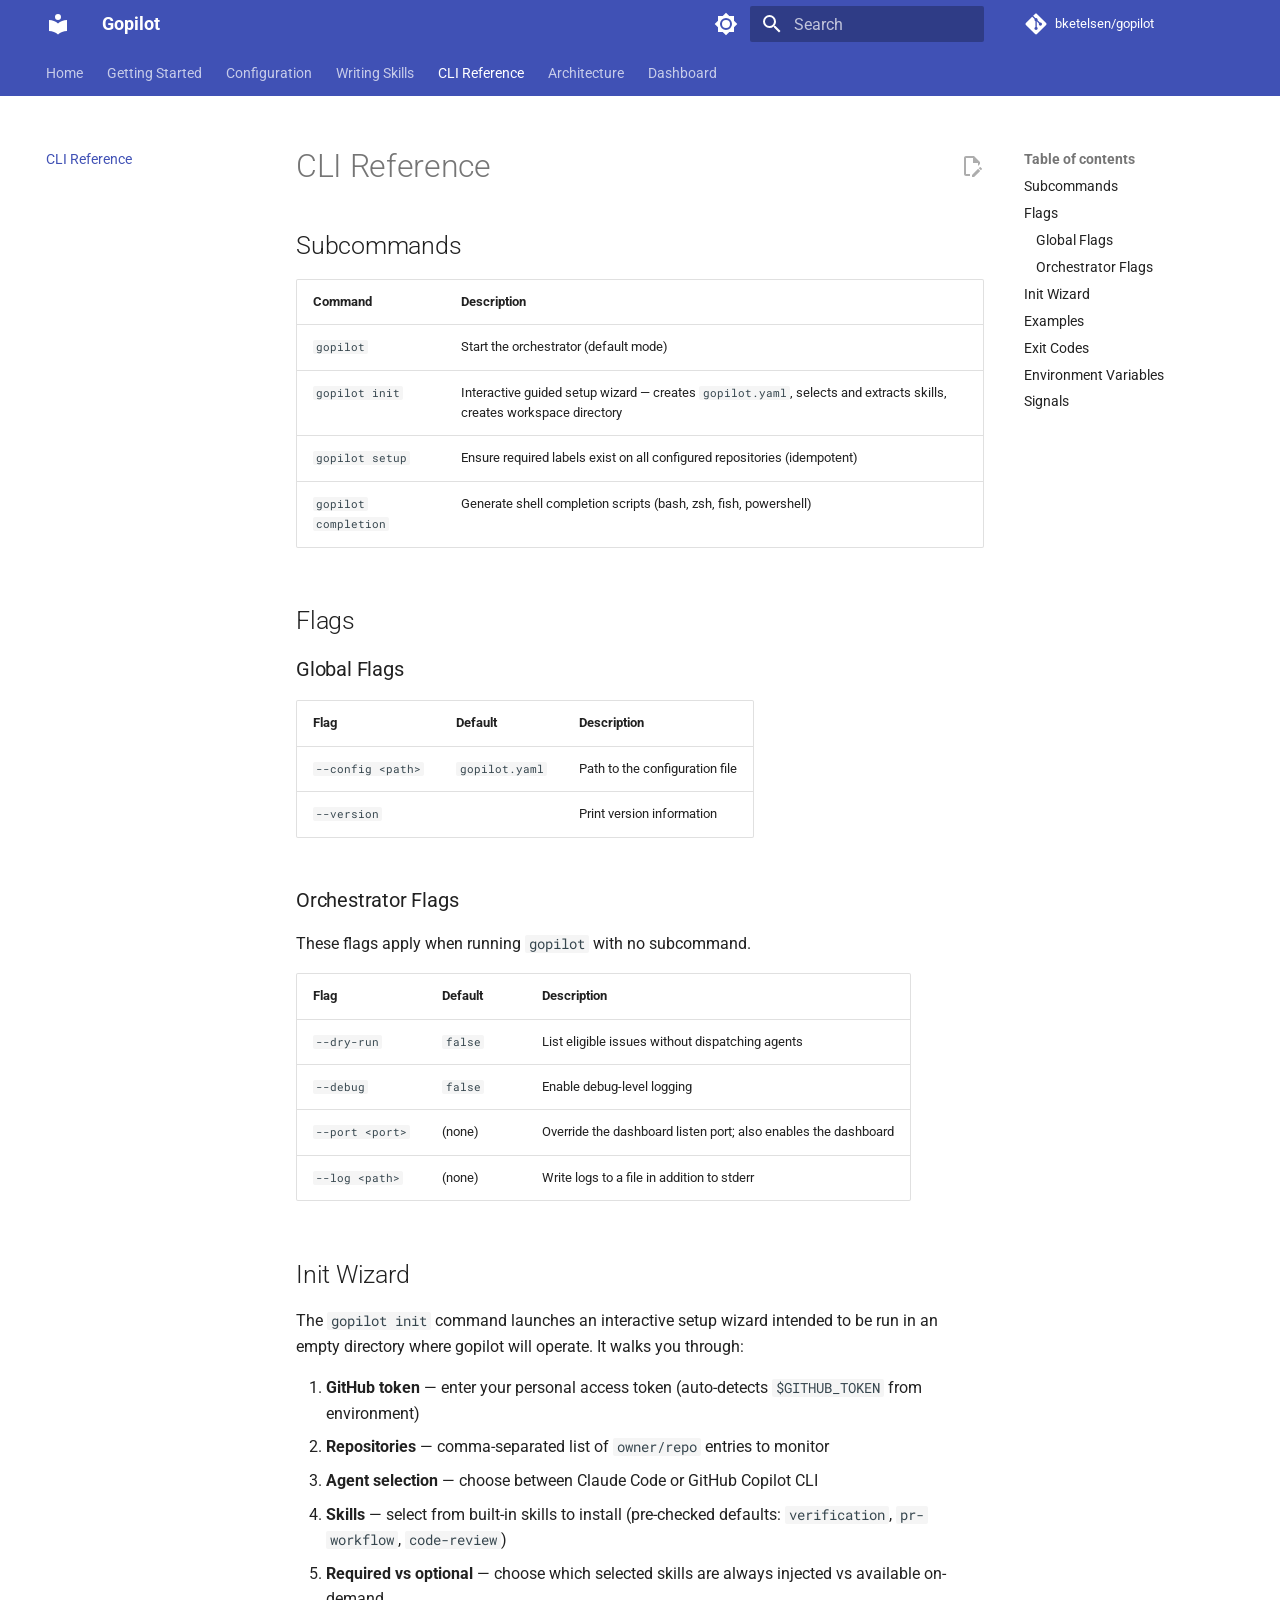
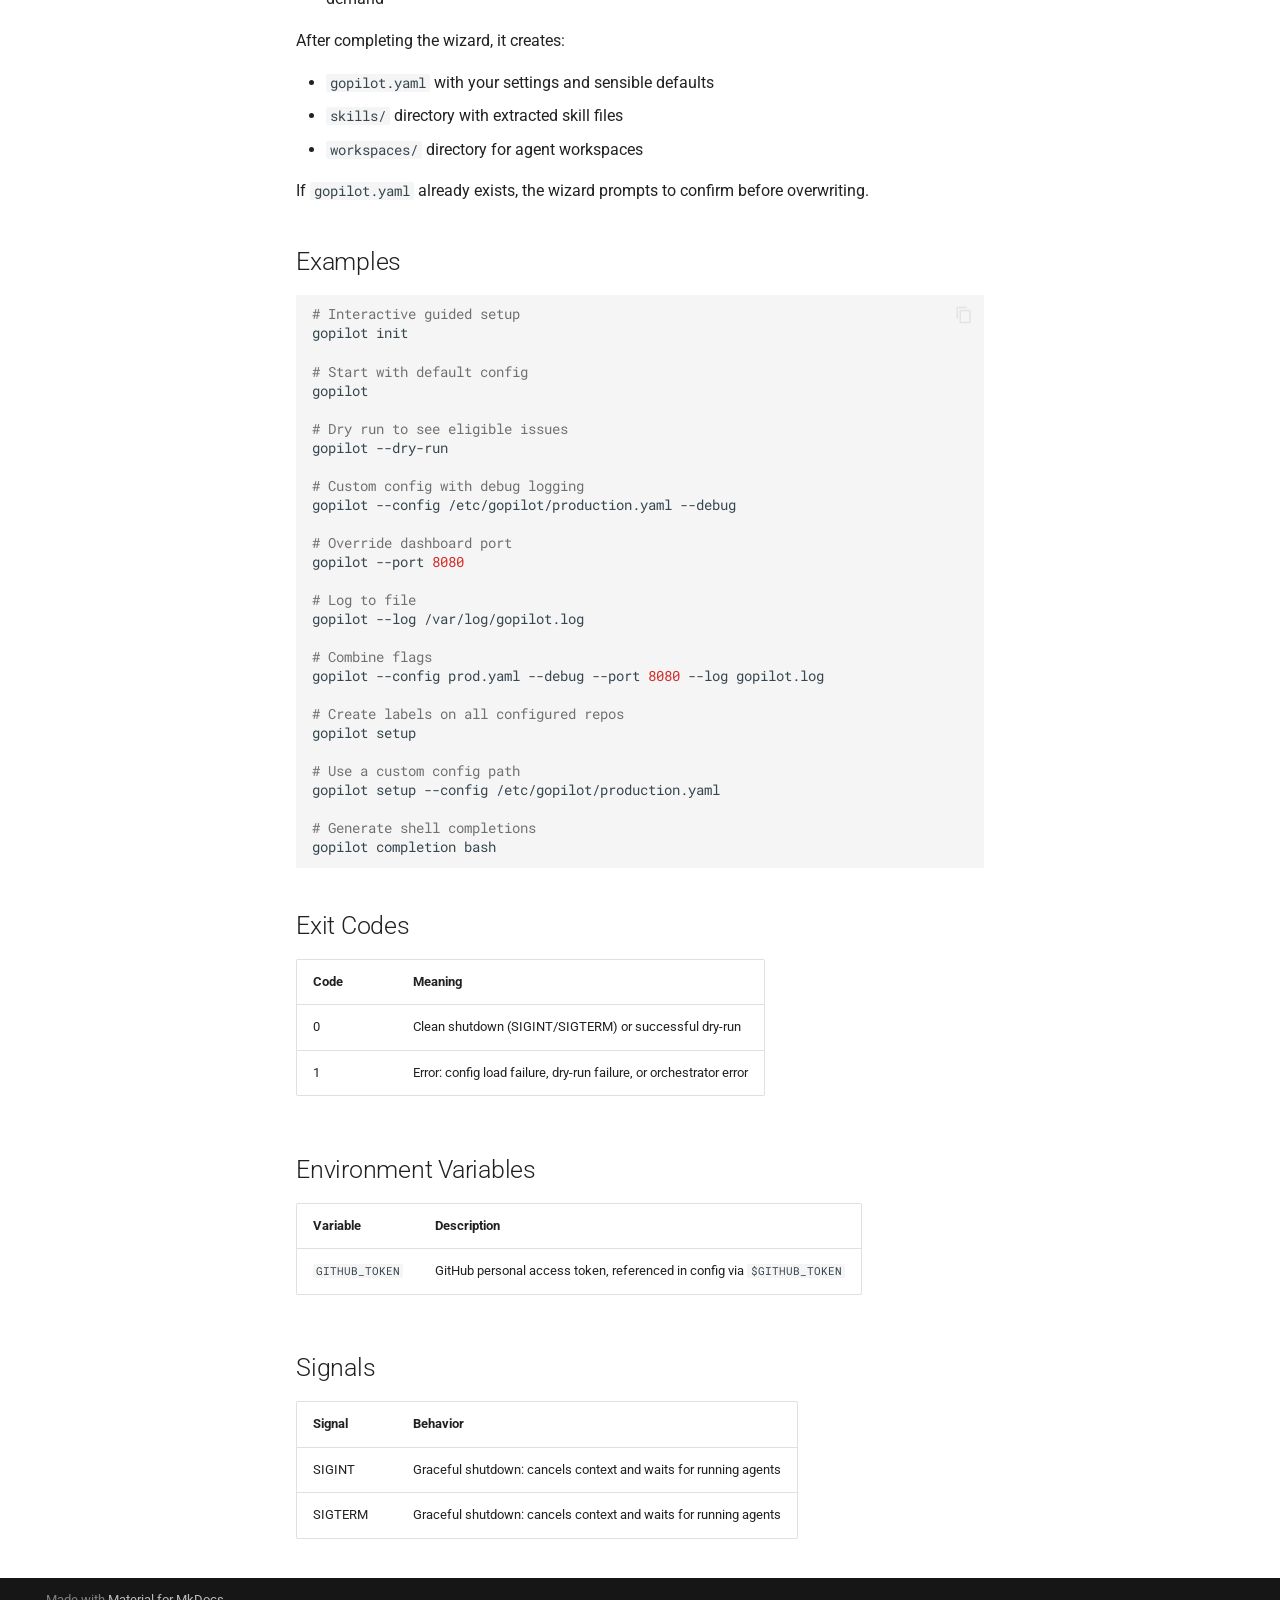
<file: cli/index.html>
<!doctype html>
<html lang="en" class="no-js">
  <head>
    
      <meta charset="utf-8">
      <meta name="viewport" content="width=device-width,initial-scale=1">
      
        <meta name="description" content="An AI agent orchestrator for GitHub Issues">
      
      
      
        <link rel="canonical" href="https://bketelsen.github.io/gopilot/cli/">
      
      
        <link rel="prev" href="../skills/">
      
      
        <link rel="next" href="../architecture/">
      
      
        
      
      
      <link rel="icon" href="../assets/images/favicon.png">
      <meta name="generator" content="mkdocs-1.6.1, mkdocs-material-9.7.4">
    
    
      
        <title>CLI Reference - Gopilot</title>
      
    
    
      <link rel="stylesheet" href="../assets/stylesheets/main.484c7ddc.min.css">
      
        
        <link rel="stylesheet" href="../assets/stylesheets/palette.ab4e12ef.min.css">
      
      


    
    
      
    
    
      
        
        
        <link rel="preconnect" href="https://fonts.gstatic.com" crossorigin>
        <link rel="stylesheet" href="https://fonts.googleapis.com/css?family=Roboto:300,300i,400,400i,700,700i%7CRoboto+Mono:400,400i,700,700i&display=fallback">
        <style>:root{--md-text-font:"Roboto";--md-code-font:"Roboto Mono"}</style>
      
    
    
    <script>__md_scope=new URL("..",location),__md_hash=e=>[...e].reduce(((e,_)=>(e<<5)-e+_.charCodeAt(0)),0),__md_get=(e,_=localStorage,t=__md_scope)=>JSON.parse(_.getItem(t.pathname+"."+e)),__md_set=(e,_,t=localStorage,a=__md_scope)=>{try{t.setItem(a.pathname+"."+e,JSON.stringify(_))}catch(e){}}</script>
    
      

    
    
  </head>
  
  
    
    
      
    
    
    
    
    <body dir="ltr" data-md-color-scheme="default" data-md-color-primary="indigo" data-md-color-accent="indigo">
  
    
    <input class="md-toggle" data-md-toggle="drawer" type="checkbox" id="__drawer" autocomplete="off">
    <input class="md-toggle" data-md-toggle="search" type="checkbox" id="__search" autocomplete="off">
    <label class="md-overlay" for="__drawer"></label>
    <div data-md-component="skip">
      
        
        <a href="#cli-reference" class="md-skip">
          Skip to content
        </a>
      
    </div>
    <div data-md-component="announce">
      
    </div>
    
    
      

<header class="md-header" data-md-component="header">
  <nav class="md-header__inner md-grid" aria-label="Header">
    <a href=".." title="Gopilot" class="md-header__button md-logo" aria-label="Gopilot" data-md-component="logo">
      
  
  <svg xmlns="http://www.w3.org/2000/svg" viewBox="0 0 24 24"><path d="M12 8a3 3 0 0 0 3-3 3 3 0 0 0-3-3 3 3 0 0 0-3 3 3 3 0 0 0 3 3m0 3.54C9.64 9.35 6.5 8 3 8v11c3.5 0 6.64 1.35 9 3.54 2.36-2.19 5.5-3.54 9-3.54V8c-3.5 0-6.64 1.35-9 3.54"/></svg>

    </a>
    <label class="md-header__button md-icon" for="__drawer">
      
      <svg xmlns="http://www.w3.org/2000/svg" viewBox="0 0 24 24"><path d="M3 6h18v2H3zm0 5h18v2H3zm0 5h18v2H3z"/></svg>
    </label>
    <div class="md-header__title" data-md-component="header-title">
      <div class="md-header__ellipsis">
        <div class="md-header__topic">
          <span class="md-ellipsis">
            Gopilot
          </span>
        </div>
        <div class="md-header__topic" data-md-component="header-topic">
          <span class="md-ellipsis">
            
              CLI Reference
            
          </span>
        </div>
      </div>
    </div>
    
      
        <form class="md-header__option" data-md-component="palette">
  
    
    
    
    <input class="md-option" data-md-color-media="" data-md-color-scheme="default" data-md-color-primary="indigo" data-md-color-accent="indigo"  aria-label="Switch to dark mode"  type="radio" name="__palette" id="__palette_0">
    
      <label class="md-header__button md-icon" title="Switch to dark mode" for="__palette_1" hidden>
        <svg xmlns="http://www.w3.org/2000/svg" viewBox="0 0 24 24"><path d="M12 8a4 4 0 0 0-4 4 4 4 0 0 0 4 4 4 4 0 0 0 4-4 4 4 0 0 0-4-4m0 10a6 6 0 0 1-6-6 6 6 0 0 1 6-6 6 6 0 0 1 6 6 6 6 0 0 1-6 6m8-9.31V4h-4.69L12 .69 8.69 4H4v4.69L.69 12 4 15.31V20h4.69L12 23.31 15.31 20H20v-4.69L23.31 12z"/></svg>
      </label>
    
  
    
    
    
    <input class="md-option" data-md-color-media="" data-md-color-scheme="slate" data-md-color-primary="indigo" data-md-color-accent="indigo"  aria-label="Switch to light mode"  type="radio" name="__palette" id="__palette_1">
    
      <label class="md-header__button md-icon" title="Switch to light mode" for="__palette_0" hidden>
        <svg xmlns="http://www.w3.org/2000/svg" viewBox="0 0 24 24"><path d="M12 18c-.89 0-1.74-.2-2.5-.55C11.56 16.5 13 14.42 13 12s-1.44-4.5-3.5-5.45C10.26 6.2 11.11 6 12 6a6 6 0 0 1 6 6 6 6 0 0 1-6 6m8-9.31V4h-4.69L12 .69 8.69 4H4v4.69L.69 12 4 15.31V20h4.69L12 23.31 15.31 20H20v-4.69L23.31 12z"/></svg>
      </label>
    
  
</form>
      
    
    
      <script>var palette=__md_get("__palette");if(palette&&palette.color){if("(prefers-color-scheme)"===palette.color.media){var media=matchMedia("(prefers-color-scheme: light)"),input=document.querySelector(media.matches?"[data-md-color-media='(prefers-color-scheme: light)']":"[data-md-color-media='(prefers-color-scheme: dark)']");palette.color.media=input.getAttribute("data-md-color-media"),palette.color.scheme=input.getAttribute("data-md-color-scheme"),palette.color.primary=input.getAttribute("data-md-color-primary"),palette.color.accent=input.getAttribute("data-md-color-accent")}for(var[key,value]of Object.entries(palette.color))document.body.setAttribute("data-md-color-"+key,value)}</script>
    
    
    
      
      
        <label class="md-header__button md-icon" for="__search">
          
          <svg xmlns="http://www.w3.org/2000/svg" viewBox="0 0 24 24"><path d="M9.5 3A6.5 6.5 0 0 1 16 9.5c0 1.61-.59 3.09-1.56 4.23l.27.27h.79l5 5-1.5 1.5-5-5v-.79l-.27-.27A6.52 6.52 0 0 1 9.5 16 6.5 6.5 0 0 1 3 9.5 6.5 6.5 0 0 1 9.5 3m0 2C7 5 5 7 5 9.5S7 14 9.5 14 14 12 14 9.5 12 5 9.5 5"/></svg>
        </label>
        <div class="md-search" data-md-component="search" role="dialog">
  <label class="md-search__overlay" for="__search"></label>
  <div class="md-search__inner" role="search">
    <form class="md-search__form" name="search">
      <input type="text" class="md-search__input" name="query" aria-label="Search" placeholder="Search" autocapitalize="off" autocorrect="off" autocomplete="off" spellcheck="false" data-md-component="search-query" required>
      <label class="md-search__icon md-icon" for="__search">
        
        <svg xmlns="http://www.w3.org/2000/svg" viewBox="0 0 24 24"><path d="M9.5 3A6.5 6.5 0 0 1 16 9.5c0 1.61-.59 3.09-1.56 4.23l.27.27h.79l5 5-1.5 1.5-5-5v-.79l-.27-.27A6.52 6.52 0 0 1 9.5 16 6.5 6.5 0 0 1 3 9.5 6.5 6.5 0 0 1 9.5 3m0 2C7 5 5 7 5 9.5S7 14 9.5 14 14 12 14 9.5 12 5 9.5 5"/></svg>
        
        <svg xmlns="http://www.w3.org/2000/svg" viewBox="0 0 24 24"><path d="M20 11v2H8l5.5 5.5-1.42 1.42L4.16 12l7.92-7.92L13.5 5.5 8 11z"/></svg>
      </label>
      <nav class="md-search__options" aria-label="Search">
        
        <button type="reset" class="md-search__icon md-icon" title="Clear" aria-label="Clear" tabindex="-1">
          
          <svg xmlns="http://www.w3.org/2000/svg" viewBox="0 0 24 24"><path d="M19 6.41 17.59 5 12 10.59 6.41 5 5 6.41 10.59 12 5 17.59 6.41 19 12 13.41 17.59 19 19 17.59 13.41 12z"/></svg>
        </button>
      </nav>
      
        <div class="md-search__suggest" data-md-component="search-suggest"></div>
      
    </form>
    <div class="md-search__output">
      <div class="md-search__scrollwrap" tabindex="0" data-md-scrollfix>
        <div class="md-search-result" data-md-component="search-result">
          <div class="md-search-result__meta">
            Initializing search
          </div>
          <ol class="md-search-result__list" role="presentation"></ol>
        </div>
      </div>
    </div>
  </div>
</div>
      
    
    
      <div class="md-header__source">
        <a href="https://github.com/bketelsen/gopilot" title="Go to repository" class="md-source" data-md-component="source">
  <div class="md-source__icon md-icon">
    
    <svg xmlns="http://www.w3.org/2000/svg" viewBox="0 0 448 512"><!--! Font Awesome Free 7.1.0 by @fontawesome - https://fontawesome.com License - https://fontawesome.com/license/free (Icons: CC BY 4.0, Fonts: SIL OFL 1.1, Code: MIT License) Copyright 2025 Fonticons, Inc.--><path d="M439.6 236.1 244 40.5c-5.4-5.5-12.8-8.5-20.4-8.5s-15 3-20.4 8.4L162.5 81l51.5 51.5c27.1-9.1 52.7 16.8 43.4 43.7l49.7 49.7c34.2-11.8 61.2 31 35.5 56.7-26.5 26.5-70.2-2.9-56-37.3L240.3 199v121.9c25.3 12.5 22.3 41.8 9.1 55-6.4 6.4-15.2 10.1-24.3 10.1s-17.8-3.6-24.3-10.1c-17.6-17.6-11.1-46.9 11.2-56v-123c-20.8-8.5-24.6-30.7-18.6-45L142.6 101 8.5 235.1C3 240.6 0 247.9 0 255.5s3 15 8.5 20.4l195.6 195.7c5.4 5.4 12.7 8.4 20.4 8.4s15-3 20.4-8.4l194.7-194.7c5.4-5.4 8.4-12.8 8.4-20.4s-3-15-8.4-20.4"/></svg>
  </div>
  <div class="md-source__repository">
    bketelsen/gopilot
  </div>
</a>
      </div>
    
  </nav>
  
</header>
    
    <div class="md-container" data-md-component="container">
      
      
        
          
            
<nav class="md-tabs" aria-label="Tabs" data-md-component="tabs">
  <div class="md-grid">
    <ul class="md-tabs__list">
      
        
  
  
  
  
    <li class="md-tabs__item">
      <a href=".." class="md-tabs__link">
        
  
  
    
  
  Home

      </a>
    </li>
  

      
        
  
  
  
  
    <li class="md-tabs__item">
      <a href="../getting-started/" class="md-tabs__link">
        
  
  
    
  
  Getting Started

      </a>
    </li>
  

      
        
  
  
  
  
    <li class="md-tabs__item">
      <a href="../configuration/" class="md-tabs__link">
        
  
  
    
  
  Configuration

      </a>
    </li>
  

      
        
  
  
  
  
    <li class="md-tabs__item">
      <a href="../skills/" class="md-tabs__link">
        
  
  
    
  
  Writing Skills

      </a>
    </li>
  

      
        
  
  
  
    
  
  
    <li class="md-tabs__item md-tabs__item--active">
      <a href="./" class="md-tabs__link">
        
  
  
    
  
  CLI Reference

      </a>
    </li>
  

      
        
  
  
  
  
    <li class="md-tabs__item">
      <a href="../architecture/" class="md-tabs__link">
        
  
  
    
  
  Architecture

      </a>
    </li>
  

      
        
  
  
  
  
    <li class="md-tabs__item">
      <a href="../dashboard/" class="md-tabs__link">
        
  
  
    
  
  Dashboard

      </a>
    </li>
  

      
    </ul>
  </div>
</nav>
          
        
      
      <main class="md-main" data-md-component="main">
        <div class="md-main__inner md-grid">
          
            
              
              <div class="md-sidebar md-sidebar--primary" data-md-component="sidebar" data-md-type="navigation" >
                <div class="md-sidebar__scrollwrap">
                  <div class="md-sidebar__inner">
                    


  


<nav class="md-nav md-nav--primary md-nav--lifted" aria-label="Navigation" data-md-level="0">
  <label class="md-nav__title" for="__drawer">
    <a href=".." title="Gopilot" class="md-nav__button md-logo" aria-label="Gopilot" data-md-component="logo">
      
  
  <svg xmlns="http://www.w3.org/2000/svg" viewBox="0 0 24 24"><path d="M12 8a3 3 0 0 0 3-3 3 3 0 0 0-3-3 3 3 0 0 0-3 3 3 3 0 0 0 3 3m0 3.54C9.64 9.35 6.5 8 3 8v11c3.5 0 6.64 1.35 9 3.54 2.36-2.19 5.5-3.54 9-3.54V8c-3.5 0-6.64 1.35-9 3.54"/></svg>

    </a>
    Gopilot
  </label>
  
    <div class="md-nav__source">
      <a href="https://github.com/bketelsen/gopilot" title="Go to repository" class="md-source" data-md-component="source">
  <div class="md-source__icon md-icon">
    
    <svg xmlns="http://www.w3.org/2000/svg" viewBox="0 0 448 512"><!--! Font Awesome Free 7.1.0 by @fontawesome - https://fontawesome.com License - https://fontawesome.com/license/free (Icons: CC BY 4.0, Fonts: SIL OFL 1.1, Code: MIT License) Copyright 2025 Fonticons, Inc.--><path d="M439.6 236.1 244 40.5c-5.4-5.5-12.8-8.5-20.4-8.5s-15 3-20.4 8.4L162.5 81l51.5 51.5c27.1-9.1 52.7 16.8 43.4 43.7l49.7 49.7c34.2-11.8 61.2 31 35.5 56.7-26.5 26.5-70.2-2.9-56-37.3L240.3 199v121.9c25.3 12.5 22.3 41.8 9.1 55-6.4 6.4-15.2 10.1-24.3 10.1s-17.8-3.6-24.3-10.1c-17.6-17.6-11.1-46.9 11.2-56v-123c-20.8-8.5-24.6-30.7-18.6-45L142.6 101 8.5 235.1C3 240.6 0 247.9 0 255.5s3 15 8.5 20.4l195.6 195.7c5.4 5.4 12.7 8.4 20.4 8.4s15-3 20.4-8.4l194.7-194.7c5.4-5.4 8.4-12.8 8.4-20.4s-3-15-8.4-20.4"/></svg>
  </div>
  <div class="md-source__repository">
    bketelsen/gopilot
  </div>
</a>
    </div>
  
  <ul class="md-nav__list" data-md-scrollfix>
    
      
      
  
  
  
  
    <li class="md-nav__item">
      <a href=".." class="md-nav__link">
        
  
  
  <span class="md-ellipsis">
    
  
    Home
  

    
  </span>
  
  

      </a>
    </li>
  

    
      
      
  
  
  
  
    <li class="md-nav__item">
      <a href="../getting-started/" class="md-nav__link">
        
  
  
  <span class="md-ellipsis">
    
  
    Getting Started
  

    
  </span>
  
  

      </a>
    </li>
  

    
      
      
  
  
  
  
    <li class="md-nav__item">
      <a href="../configuration/" class="md-nav__link">
        
  
  
  <span class="md-ellipsis">
    
  
    Configuration
  

    
  </span>
  
  

      </a>
    </li>
  

    
      
      
  
  
  
  
    <li class="md-nav__item">
      <a href="../skills/" class="md-nav__link">
        
  
  
  <span class="md-ellipsis">
    
  
    Writing Skills
  

    
  </span>
  
  

      </a>
    </li>
  

    
      
      
  
  
    
  
  
  
    <li class="md-nav__item md-nav__item--active">
      
      <input class="md-nav__toggle md-toggle" type="checkbox" id="__toc">
      
      
        
      
      
        <label class="md-nav__link md-nav__link--active" for="__toc">
          
  
  
  <span class="md-ellipsis">
    
  
    CLI Reference
  

    
  </span>
  
  

          <span class="md-nav__icon md-icon"></span>
        </label>
      
      <a href="./" class="md-nav__link md-nav__link--active">
        
  
  
  <span class="md-ellipsis">
    
  
    CLI Reference
  

    
  </span>
  
  

      </a>
      
        

<nav class="md-nav md-nav--secondary" aria-label="Table of contents">
  
  
  
    
  
  
    <label class="md-nav__title" for="__toc">
      <span class="md-nav__icon md-icon"></span>
      Table of contents
    </label>
    <ul class="md-nav__list" data-md-component="toc" data-md-scrollfix>
      
        <li class="md-nav__item">
  <a href="#subcommands" class="md-nav__link">
    <span class="md-ellipsis">
      
        Subcommands
      
    </span>
  </a>
  
</li>
      
        <li class="md-nav__item">
  <a href="#flags" class="md-nav__link">
    <span class="md-ellipsis">
      
        Flags
      
    </span>
  </a>
  
    <nav class="md-nav" aria-label="Flags">
      <ul class="md-nav__list">
        
          <li class="md-nav__item">
  <a href="#global-flags" class="md-nav__link">
    <span class="md-ellipsis">
      
        Global Flags
      
    </span>
  </a>
  
</li>
        
          <li class="md-nav__item">
  <a href="#orchestrator-flags" class="md-nav__link">
    <span class="md-ellipsis">
      
        Orchestrator Flags
      
    </span>
  </a>
  
</li>
        
      </ul>
    </nav>
  
</li>
      
        <li class="md-nav__item">
  <a href="#init-wizard" class="md-nav__link">
    <span class="md-ellipsis">
      
        Init Wizard
      
    </span>
  </a>
  
</li>
      
        <li class="md-nav__item">
  <a href="#examples" class="md-nav__link">
    <span class="md-ellipsis">
      
        Examples
      
    </span>
  </a>
  
</li>
      
        <li class="md-nav__item">
  <a href="#exit-codes" class="md-nav__link">
    <span class="md-ellipsis">
      
        Exit Codes
      
    </span>
  </a>
  
</li>
      
        <li class="md-nav__item">
  <a href="#environment-variables" class="md-nav__link">
    <span class="md-ellipsis">
      
        Environment Variables
      
    </span>
  </a>
  
</li>
      
        <li class="md-nav__item">
  <a href="#signals" class="md-nav__link">
    <span class="md-ellipsis">
      
        Signals
      
    </span>
  </a>
  
</li>
      
    </ul>
  
</nav>
      
    </li>
  

    
      
      
  
  
  
  
    <li class="md-nav__item">
      <a href="../architecture/" class="md-nav__link">
        
  
  
  <span class="md-ellipsis">
    
  
    Architecture
  

    
  </span>
  
  

      </a>
    </li>
  

    
      
      
  
  
  
  
    <li class="md-nav__item">
      <a href="../dashboard/" class="md-nav__link">
        
  
  
  <span class="md-ellipsis">
    
  
    Dashboard
  

    
  </span>
  
  

      </a>
    </li>
  

    
  </ul>
</nav>
                  </div>
                </div>
              </div>
            
            
              
              <div class="md-sidebar md-sidebar--secondary" data-md-component="sidebar" data-md-type="toc" >
                <div class="md-sidebar__scrollwrap">
                  <div class="md-sidebar__inner">
                    

<nav class="md-nav md-nav--secondary" aria-label="Table of contents">
  
  
  
    
  
  
    <label class="md-nav__title" for="__toc">
      <span class="md-nav__icon md-icon"></span>
      Table of contents
    </label>
    <ul class="md-nav__list" data-md-component="toc" data-md-scrollfix>
      
        <li class="md-nav__item">
  <a href="#subcommands" class="md-nav__link">
    <span class="md-ellipsis">
      
        Subcommands
      
    </span>
  </a>
  
</li>
      
        <li class="md-nav__item">
  <a href="#flags" class="md-nav__link">
    <span class="md-ellipsis">
      
        Flags
      
    </span>
  </a>
  
    <nav class="md-nav" aria-label="Flags">
      <ul class="md-nav__list">
        
          <li class="md-nav__item">
  <a href="#global-flags" class="md-nav__link">
    <span class="md-ellipsis">
      
        Global Flags
      
    </span>
  </a>
  
</li>
        
          <li class="md-nav__item">
  <a href="#orchestrator-flags" class="md-nav__link">
    <span class="md-ellipsis">
      
        Orchestrator Flags
      
    </span>
  </a>
  
</li>
        
      </ul>
    </nav>
  
</li>
      
        <li class="md-nav__item">
  <a href="#init-wizard" class="md-nav__link">
    <span class="md-ellipsis">
      
        Init Wizard
      
    </span>
  </a>
  
</li>
      
        <li class="md-nav__item">
  <a href="#examples" class="md-nav__link">
    <span class="md-ellipsis">
      
        Examples
      
    </span>
  </a>
  
</li>
      
        <li class="md-nav__item">
  <a href="#exit-codes" class="md-nav__link">
    <span class="md-ellipsis">
      
        Exit Codes
      
    </span>
  </a>
  
</li>
      
        <li class="md-nav__item">
  <a href="#environment-variables" class="md-nav__link">
    <span class="md-ellipsis">
      
        Environment Variables
      
    </span>
  </a>
  
</li>
      
        <li class="md-nav__item">
  <a href="#signals" class="md-nav__link">
    <span class="md-ellipsis">
      
        Signals
      
    </span>
  </a>
  
</li>
      
    </ul>
  
</nav>
                  </div>
                </div>
              </div>
            
          
          
            <div class="md-content" data-md-component="content">
              
              <article class="md-content__inner md-typeset">
                
                  


  
    <a href="https://github.com/bketelsen/gopilot/edit/main/docs/cli.md" title="Edit this page" class="md-content__button md-icon" rel="edit">
      
      <svg xmlns="http://www.w3.org/2000/svg" viewBox="0 0 24 24"><path d="M10 20H6V4h7v5h5v3.1l2-2V8l-6-6H6c-1.1 0-2 .9-2 2v16c0 1.1.9 2 2 2h4zm10.2-7c.1 0 .3.1.4.2l1.3 1.3c.2.2.2.6 0 .8l-1 1-2.1-2.1 1-1c.1-.1.2-.2.4-.2m0 3.9L14.1 23H12v-2.1l6.1-6.1z"/></svg>
    </a>
  
  


<h1 id="cli-reference">CLI Reference</h1>
<h2 id="subcommands">Subcommands</h2>
<table>
<thead>
<tr>
<th>Command</th>
<th>Description</th>
</tr>
</thead>
<tbody>
<tr>
<td><code>gopilot</code></td>
<td>Start the orchestrator (default mode)</td>
</tr>
<tr>
<td><code>gopilot init</code></td>
<td>Interactive guided setup wizard — creates <code>gopilot.yaml</code>, selects and extracts skills, creates workspace directory</td>
</tr>
<tr>
<td><code>gopilot setup</code></td>
<td>Ensure required labels exist on all configured repositories (idempotent)</td>
</tr>
<tr>
<td><code>gopilot completion</code></td>
<td>Generate shell completion scripts (bash, zsh, fish, powershell)</td>
</tr>
</tbody>
</table>
<h2 id="flags">Flags</h2>
<h3 id="global-flags">Global Flags</h3>
<table>
<thead>
<tr>
<th>Flag</th>
<th>Default</th>
<th>Description</th>
</tr>
</thead>
<tbody>
<tr>
<td><code>--config &lt;path&gt;</code></td>
<td><code>gopilot.yaml</code></td>
<td>Path to the configuration file</td>
</tr>
<tr>
<td><code>--version</code></td>
<td></td>
<td>Print version information</td>
</tr>
</tbody>
</table>
<h3 id="orchestrator-flags">Orchestrator Flags</h3>
<p>These flags apply when running <code>gopilot</code> with no subcommand.</p>
<table>
<thead>
<tr>
<th>Flag</th>
<th>Default</th>
<th>Description</th>
</tr>
</thead>
<tbody>
<tr>
<td><code>--dry-run</code></td>
<td><code>false</code></td>
<td>List eligible issues without dispatching agents</td>
</tr>
<tr>
<td><code>--debug</code></td>
<td><code>false</code></td>
<td>Enable debug-level logging</td>
</tr>
<tr>
<td><code>--port &lt;port&gt;</code></td>
<td>(none)</td>
<td>Override the dashboard listen port; also enables the dashboard</td>
</tr>
<tr>
<td><code>--log &lt;path&gt;</code></td>
<td>(none)</td>
<td>Write logs to a file in addition to stderr</td>
</tr>
</tbody>
</table>
<h2 id="init-wizard">Init Wizard</h2>
<p>The <code>gopilot init</code> command launches an interactive setup wizard intended to be run in an empty directory where gopilot will operate. It walks you through:</p>
<ol>
<li><strong>GitHub token</strong> — enter your personal access token (auto-detects <code>$GITHUB_TOKEN</code> from environment)</li>
<li><strong>Repositories</strong> — comma-separated list of <code>owner/repo</code> entries to monitor</li>
<li><strong>Agent selection</strong> — choose between Claude Code or GitHub Copilot CLI</li>
<li><strong>Skills</strong> — select from built-in skills to install (pre-checked defaults: <code>verification</code>, <code>pr-workflow</code>, <code>code-review</code>)</li>
<li><strong>Required vs optional</strong> — choose which selected skills are always injected vs available on-demand</li>
</ol>
<p>After completing the wizard, it creates:</p>
<ul>
<li><code>gopilot.yaml</code> with your settings and sensible defaults</li>
<li><code>skills/</code> directory with extracted skill files</li>
<li><code>workspaces/</code> directory for agent workspaces</li>
</ul>
<p>If <code>gopilot.yaml</code> already exists, the wizard prompts to confirm before overwriting.</p>
<h2 id="examples">Examples</h2>
<div class="highlight"><pre><span></span><code><a id="__codelineno-0-1" name="__codelineno-0-1" href="#__codelineno-0-1"></a><span class="c1"># Interactive guided setup</span>
<a id="__codelineno-0-2" name="__codelineno-0-2" href="#__codelineno-0-2"></a>gopilot<span class="w"> </span>init
<a id="__codelineno-0-3" name="__codelineno-0-3" href="#__codelineno-0-3"></a>
<a id="__codelineno-0-4" name="__codelineno-0-4" href="#__codelineno-0-4"></a><span class="c1"># Start with default config</span>
<a id="__codelineno-0-5" name="__codelineno-0-5" href="#__codelineno-0-5"></a>gopilot
<a id="__codelineno-0-6" name="__codelineno-0-6" href="#__codelineno-0-6"></a>
<a id="__codelineno-0-7" name="__codelineno-0-7" href="#__codelineno-0-7"></a><span class="c1"># Dry run to see eligible issues</span>
<a id="__codelineno-0-8" name="__codelineno-0-8" href="#__codelineno-0-8"></a>gopilot<span class="w"> </span>--dry-run
<a id="__codelineno-0-9" name="__codelineno-0-9" href="#__codelineno-0-9"></a>
<a id="__codelineno-0-10" name="__codelineno-0-10" href="#__codelineno-0-10"></a><span class="c1"># Custom config with debug logging</span>
<a id="__codelineno-0-11" name="__codelineno-0-11" href="#__codelineno-0-11"></a>gopilot<span class="w"> </span>--config<span class="w"> </span>/etc/gopilot/production.yaml<span class="w"> </span>--debug
<a id="__codelineno-0-12" name="__codelineno-0-12" href="#__codelineno-0-12"></a>
<a id="__codelineno-0-13" name="__codelineno-0-13" href="#__codelineno-0-13"></a><span class="c1"># Override dashboard port</span>
<a id="__codelineno-0-14" name="__codelineno-0-14" href="#__codelineno-0-14"></a>gopilot<span class="w"> </span>--port<span class="w"> </span><span class="m">8080</span>
<a id="__codelineno-0-15" name="__codelineno-0-15" href="#__codelineno-0-15"></a>
<a id="__codelineno-0-16" name="__codelineno-0-16" href="#__codelineno-0-16"></a><span class="c1"># Log to file</span>
<a id="__codelineno-0-17" name="__codelineno-0-17" href="#__codelineno-0-17"></a>gopilot<span class="w"> </span>--log<span class="w"> </span>/var/log/gopilot.log
<a id="__codelineno-0-18" name="__codelineno-0-18" href="#__codelineno-0-18"></a>
<a id="__codelineno-0-19" name="__codelineno-0-19" href="#__codelineno-0-19"></a><span class="c1"># Combine flags</span>
<a id="__codelineno-0-20" name="__codelineno-0-20" href="#__codelineno-0-20"></a>gopilot<span class="w"> </span>--config<span class="w"> </span>prod.yaml<span class="w"> </span>--debug<span class="w"> </span>--port<span class="w"> </span><span class="m">8080</span><span class="w"> </span>--log<span class="w"> </span>gopilot.log
<a id="__codelineno-0-21" name="__codelineno-0-21" href="#__codelineno-0-21"></a>
<a id="__codelineno-0-22" name="__codelineno-0-22" href="#__codelineno-0-22"></a><span class="c1"># Create labels on all configured repos</span>
<a id="__codelineno-0-23" name="__codelineno-0-23" href="#__codelineno-0-23"></a>gopilot<span class="w"> </span>setup
<a id="__codelineno-0-24" name="__codelineno-0-24" href="#__codelineno-0-24"></a>
<a id="__codelineno-0-25" name="__codelineno-0-25" href="#__codelineno-0-25"></a><span class="c1"># Use a custom config path</span>
<a id="__codelineno-0-26" name="__codelineno-0-26" href="#__codelineno-0-26"></a>gopilot<span class="w"> </span>setup<span class="w"> </span>--config<span class="w"> </span>/etc/gopilot/production.yaml
<a id="__codelineno-0-27" name="__codelineno-0-27" href="#__codelineno-0-27"></a>
<a id="__codelineno-0-28" name="__codelineno-0-28" href="#__codelineno-0-28"></a><span class="c1"># Generate shell completions</span>
<a id="__codelineno-0-29" name="__codelineno-0-29" href="#__codelineno-0-29"></a>gopilot<span class="w"> </span>completion<span class="w"> </span>bash
</code></pre></div>
<h2 id="exit-codes">Exit Codes</h2>
<table>
<thead>
<tr>
<th>Code</th>
<th>Meaning</th>
</tr>
</thead>
<tbody>
<tr>
<td>0</td>
<td>Clean shutdown (SIGINT/SIGTERM) or successful dry-run</td>
</tr>
<tr>
<td>1</td>
<td>Error: config load failure, dry-run failure, or orchestrator error</td>
</tr>
</tbody>
</table>
<h2 id="environment-variables">Environment Variables</h2>
<table>
<thead>
<tr>
<th>Variable</th>
<th>Description</th>
</tr>
</thead>
<tbody>
<tr>
<td><code>GITHUB_TOKEN</code></td>
<td>GitHub personal access token, referenced in config via <code>$GITHUB_TOKEN</code></td>
</tr>
</tbody>
</table>
<h2 id="signals">Signals</h2>
<table>
<thead>
<tr>
<th>Signal</th>
<th>Behavior</th>
</tr>
</thead>
<tbody>
<tr>
<td>SIGINT</td>
<td>Graceful shutdown: cancels context and waits for running agents</td>
</tr>
<tr>
<td>SIGTERM</td>
<td>Graceful shutdown: cancels context and waits for running agents</td>
</tr>
</tbody>
</table>












                
              </article>
            </div>
          
          
<script>var target=document.getElementById(location.hash.slice(1));target&&target.name&&(target.checked=target.name.startsWith("__tabbed_"))</script>
        </div>
        
          <button type="button" class="md-top md-icon" data-md-component="top" hidden>
  
  <svg xmlns="http://www.w3.org/2000/svg" viewBox="0 0 24 24"><path d="M13 20h-2V8l-5.5 5.5-1.42-1.42L12 4.16l7.92 7.92-1.42 1.42L13 8z"/></svg>
  Back to top
</button>
        
      </main>
      
        <footer class="md-footer">
  
  <div class="md-footer-meta md-typeset">
    <div class="md-footer-meta__inner md-grid">
      <div class="md-copyright">
  
  
    Made with
    <a href="https://squidfunk.github.io/mkdocs-material/" target="_blank" rel="noopener">
      Material for MkDocs
    </a>
  
</div>
      
    </div>
  </div>
</footer>
      
    </div>
    <div class="md-dialog" data-md-component="dialog">
      <div class="md-dialog__inner md-typeset"></div>
    </div>
    
    
    
      
      
      <script id="__config" type="application/json">{"annotate": null, "base": "..", "features": ["navigation.tabs", "navigation.sections", "navigation.top", "search.suggest", "search.highlight", "content.code.copy", "content.action.edit"], "search": "../assets/javascripts/workers/search.2c215733.min.js", "tags": null, "translations": {"clipboard.copied": "Copied to clipboard", "clipboard.copy": "Copy to clipboard", "search.result.more.one": "1 more on this page", "search.result.more.other": "# more on this page", "search.result.none": "No matching documents", "search.result.one": "1 matching document", "search.result.other": "# matching documents", "search.result.placeholder": "Type to start searching", "search.result.term.missing": "Missing", "select.version": "Select version"}, "version": null}</script>
    
    
      <script src="../assets/javascripts/bundle.79ae519e.min.js"></script>
      
    
  </body>
</html>
</file>
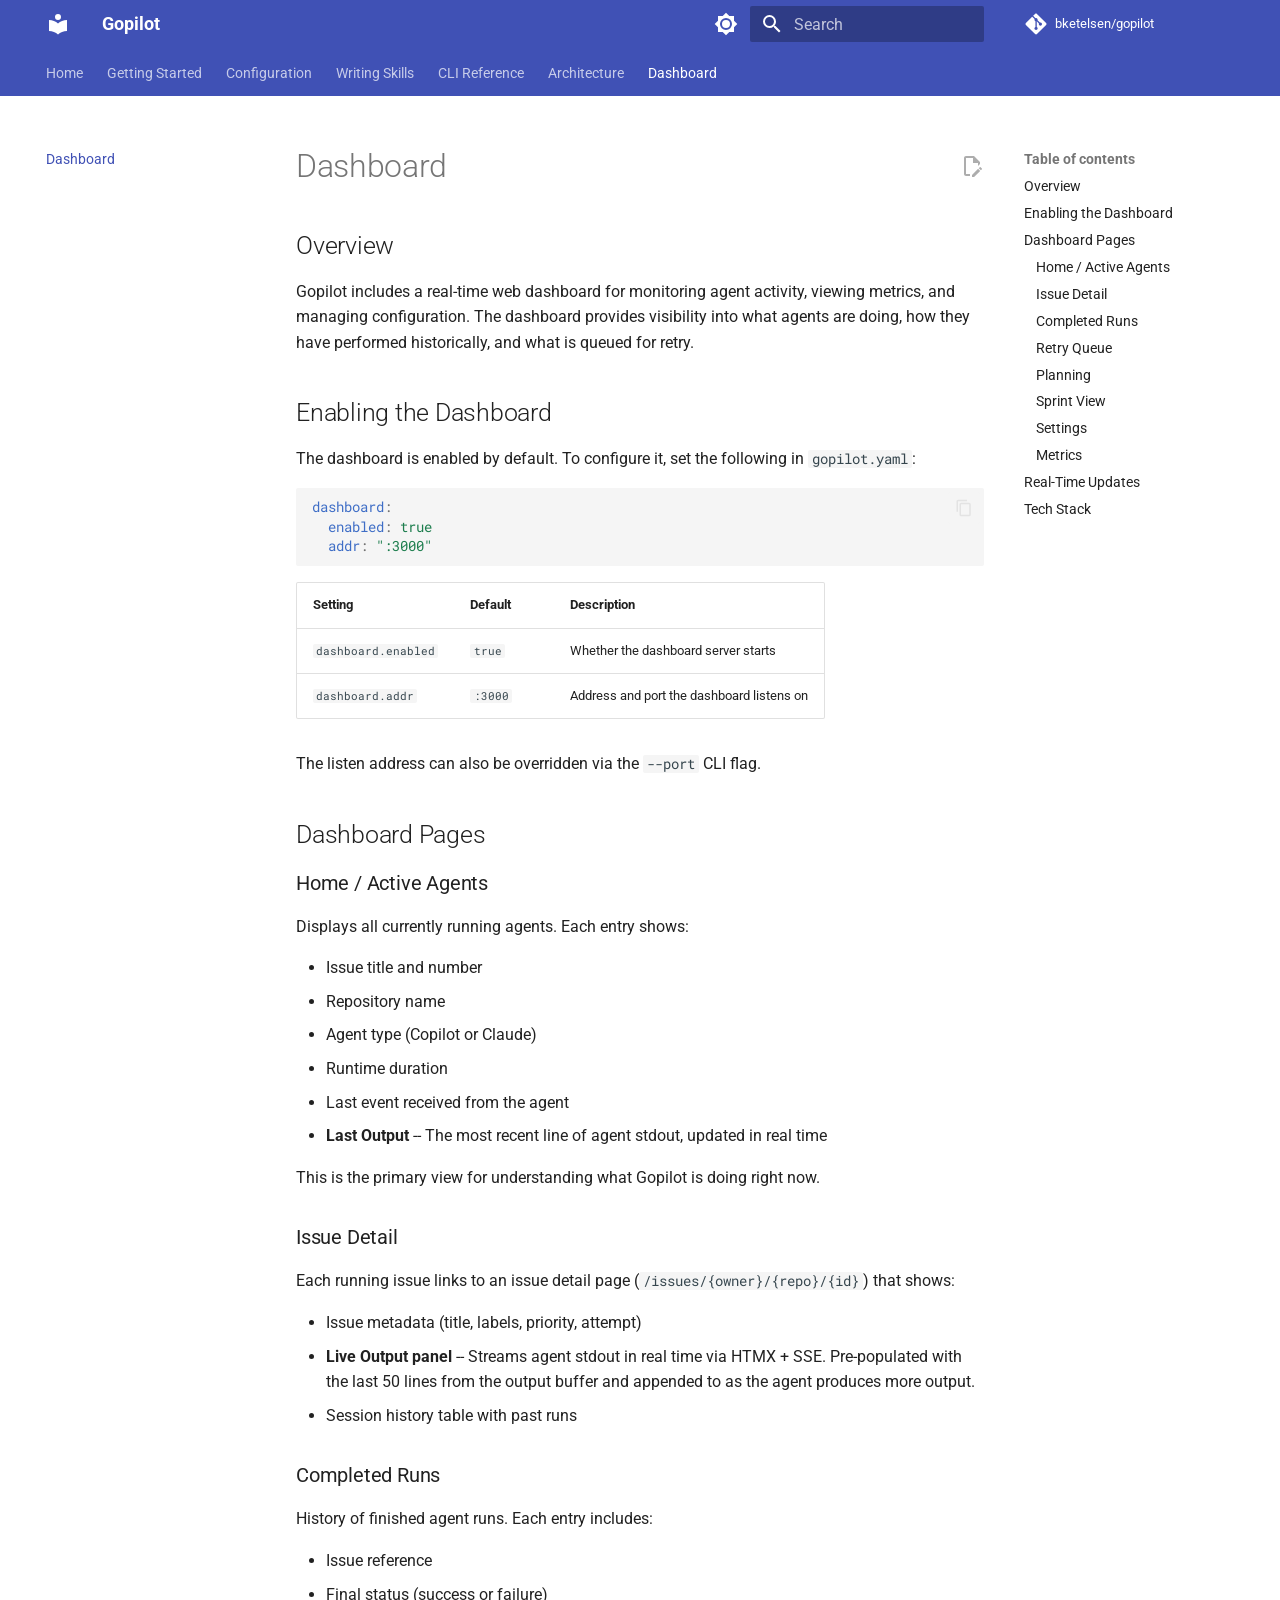
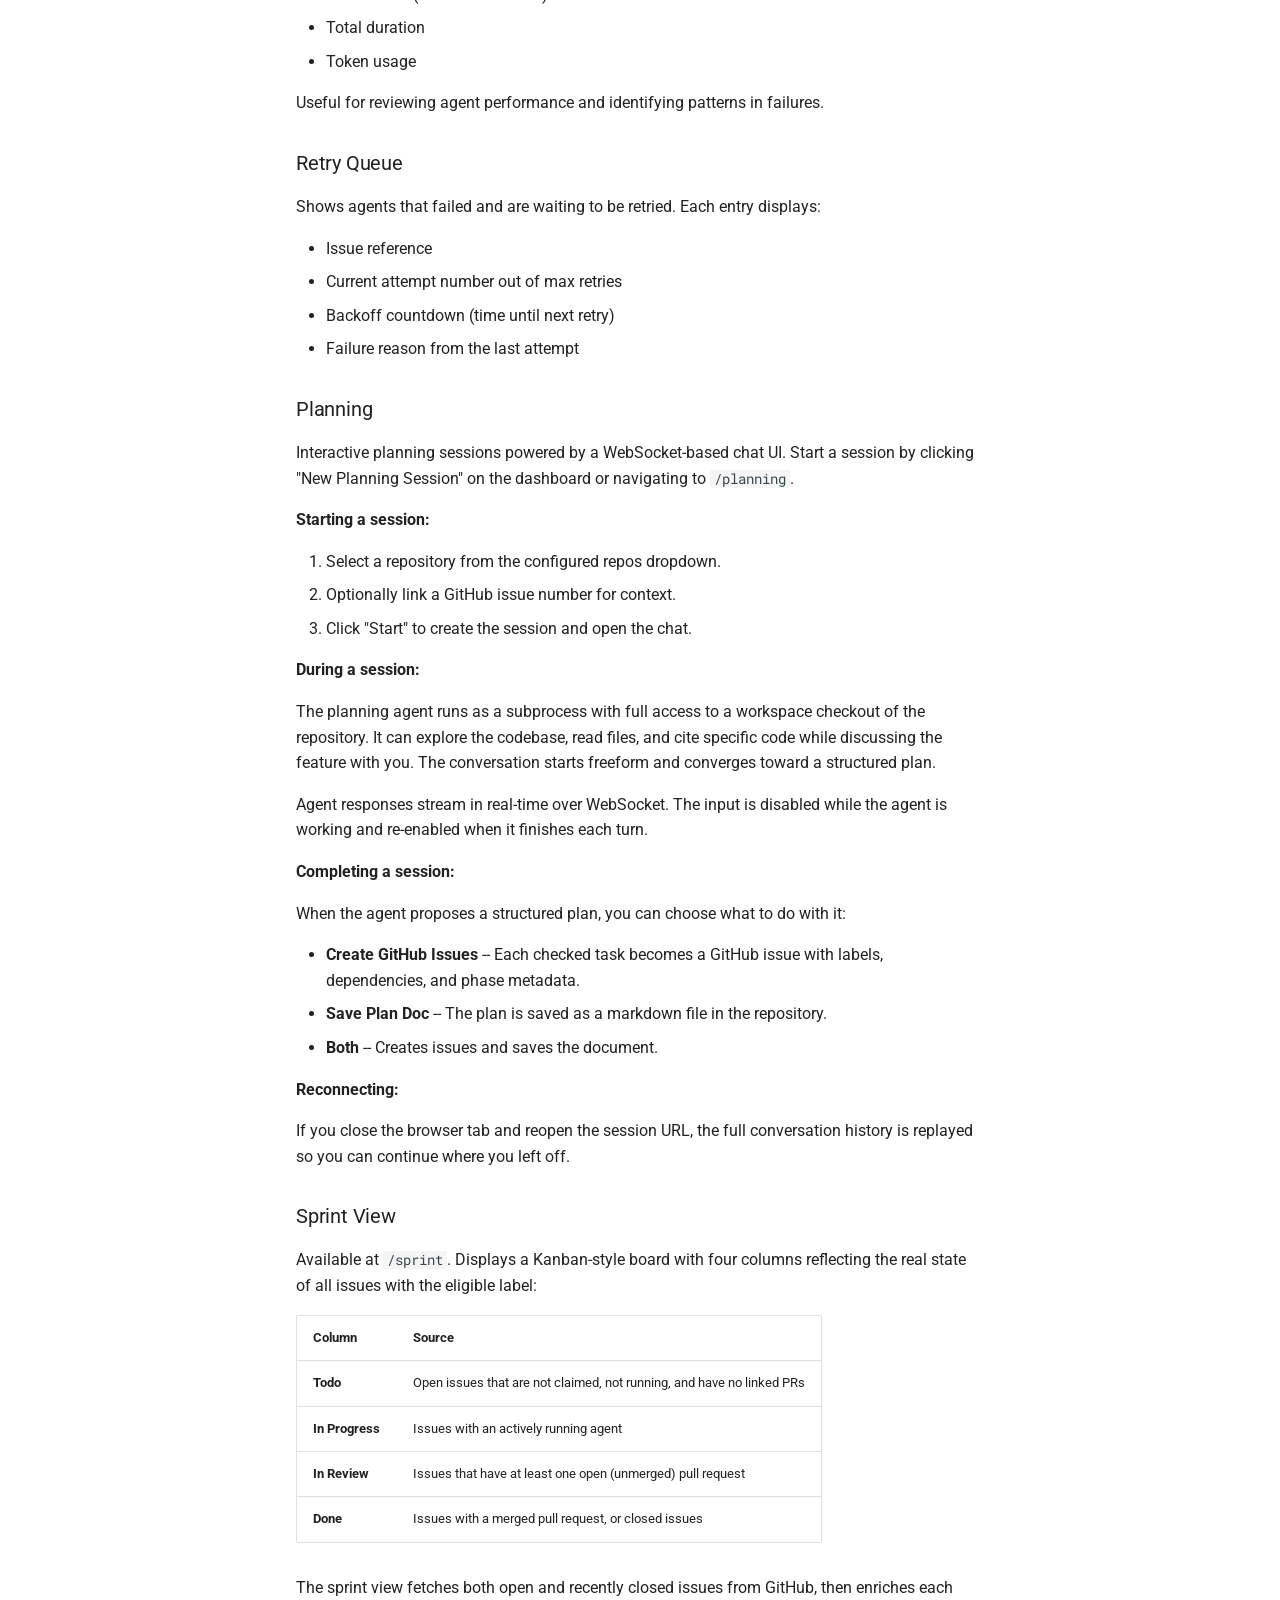
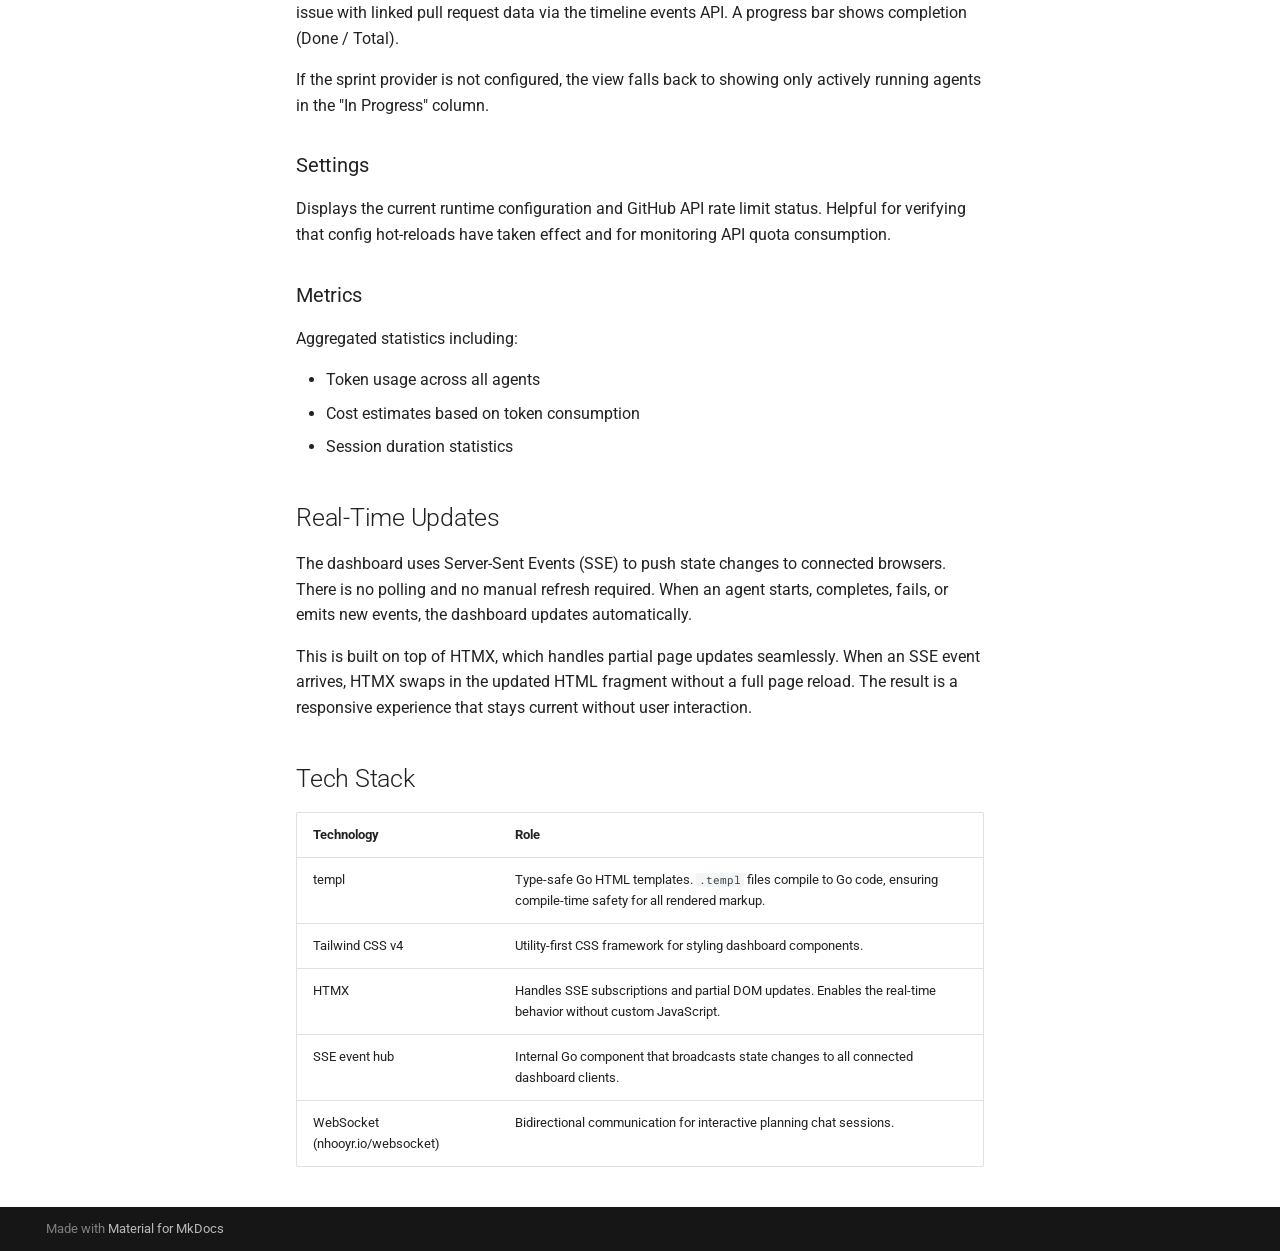
<file: dashboard/index.html>
<!doctype html>
<html lang="en" class="no-js">
  <head>
    
      <meta charset="utf-8">
      <meta name="viewport" content="width=device-width,initial-scale=1">
      
        <meta name="description" content="An AI agent orchestrator for GitHub Issues">
      
      
      
        <link rel="canonical" href="https://bketelsen.github.io/gopilot/dashboard/">
      
      
        <link rel="prev" href="../architecture/">
      
      
      
        
      
      
      <link rel="icon" href="../assets/images/favicon.png">
      <meta name="generator" content="mkdocs-1.6.1, mkdocs-material-9.7.4">
    
    
      
        <title>Dashboard - Gopilot</title>
      
    
    
      <link rel="stylesheet" href="../assets/stylesheets/main.484c7ddc.min.css">
      
        
        <link rel="stylesheet" href="../assets/stylesheets/palette.ab4e12ef.min.css">
      
      


    
    
      
    
    
      
        
        
        <link rel="preconnect" href="https://fonts.gstatic.com" crossorigin>
        <link rel="stylesheet" href="https://fonts.googleapis.com/css?family=Roboto:300,300i,400,400i,700,700i%7CRoboto+Mono:400,400i,700,700i&display=fallback">
        <style>:root{--md-text-font:"Roboto";--md-code-font:"Roboto Mono"}</style>
      
    
    
    <script>__md_scope=new URL("..",location),__md_hash=e=>[...e].reduce(((e,_)=>(e<<5)-e+_.charCodeAt(0)),0),__md_get=(e,_=localStorage,t=__md_scope)=>JSON.parse(_.getItem(t.pathname+"."+e)),__md_set=(e,_,t=localStorage,a=__md_scope)=>{try{t.setItem(a.pathname+"."+e,JSON.stringify(_))}catch(e){}}</script>
    
      

    
    
  </head>
  
  
    
    
      
    
    
    
    
    <body dir="ltr" data-md-color-scheme="default" data-md-color-primary="indigo" data-md-color-accent="indigo">
  
    
    <input class="md-toggle" data-md-toggle="drawer" type="checkbox" id="__drawer" autocomplete="off">
    <input class="md-toggle" data-md-toggle="search" type="checkbox" id="__search" autocomplete="off">
    <label class="md-overlay" for="__drawer"></label>
    <div data-md-component="skip">
      
        
        <a href="#dashboard" class="md-skip">
          Skip to content
        </a>
      
    </div>
    <div data-md-component="announce">
      
    </div>
    
    
      

<header class="md-header" data-md-component="header">
  <nav class="md-header__inner md-grid" aria-label="Header">
    <a href=".." title="Gopilot" class="md-header__button md-logo" aria-label="Gopilot" data-md-component="logo">
      
  
  <svg xmlns="http://www.w3.org/2000/svg" viewBox="0 0 24 24"><path d="M12 8a3 3 0 0 0 3-3 3 3 0 0 0-3-3 3 3 0 0 0-3 3 3 3 0 0 0 3 3m0 3.54C9.64 9.35 6.5 8 3 8v11c3.5 0 6.64 1.35 9 3.54 2.36-2.19 5.5-3.54 9-3.54V8c-3.5 0-6.64 1.35-9 3.54"/></svg>

    </a>
    <label class="md-header__button md-icon" for="__drawer">
      
      <svg xmlns="http://www.w3.org/2000/svg" viewBox="0 0 24 24"><path d="M3 6h18v2H3zm0 5h18v2H3zm0 5h18v2H3z"/></svg>
    </label>
    <div class="md-header__title" data-md-component="header-title">
      <div class="md-header__ellipsis">
        <div class="md-header__topic">
          <span class="md-ellipsis">
            Gopilot
          </span>
        </div>
        <div class="md-header__topic" data-md-component="header-topic">
          <span class="md-ellipsis">
            
              Dashboard
            
          </span>
        </div>
      </div>
    </div>
    
      
        <form class="md-header__option" data-md-component="palette">
  
    
    
    
    <input class="md-option" data-md-color-media="" data-md-color-scheme="default" data-md-color-primary="indigo" data-md-color-accent="indigo"  aria-label="Switch to dark mode"  type="radio" name="__palette" id="__palette_0">
    
      <label class="md-header__button md-icon" title="Switch to dark mode" for="__palette_1" hidden>
        <svg xmlns="http://www.w3.org/2000/svg" viewBox="0 0 24 24"><path d="M12 8a4 4 0 0 0-4 4 4 4 0 0 0 4 4 4 4 0 0 0 4-4 4 4 0 0 0-4-4m0 10a6 6 0 0 1-6-6 6 6 0 0 1 6-6 6 6 0 0 1 6 6 6 6 0 0 1-6 6m8-9.31V4h-4.69L12 .69 8.69 4H4v4.69L.69 12 4 15.31V20h4.69L12 23.31 15.31 20H20v-4.69L23.31 12z"/></svg>
      </label>
    
  
    
    
    
    <input class="md-option" data-md-color-media="" data-md-color-scheme="slate" data-md-color-primary="indigo" data-md-color-accent="indigo"  aria-label="Switch to light mode"  type="radio" name="__palette" id="__palette_1">
    
      <label class="md-header__button md-icon" title="Switch to light mode" for="__palette_0" hidden>
        <svg xmlns="http://www.w3.org/2000/svg" viewBox="0 0 24 24"><path d="M12 18c-.89 0-1.74-.2-2.5-.55C11.56 16.5 13 14.42 13 12s-1.44-4.5-3.5-5.45C10.26 6.2 11.11 6 12 6a6 6 0 0 1 6 6 6 6 0 0 1-6 6m8-9.31V4h-4.69L12 .69 8.69 4H4v4.69L.69 12 4 15.31V20h4.69L12 23.31 15.31 20H20v-4.69L23.31 12z"/></svg>
      </label>
    
  
</form>
      
    
    
      <script>var palette=__md_get("__palette");if(palette&&palette.color){if("(prefers-color-scheme)"===palette.color.media){var media=matchMedia("(prefers-color-scheme: light)"),input=document.querySelector(media.matches?"[data-md-color-media='(prefers-color-scheme: light)']":"[data-md-color-media='(prefers-color-scheme: dark)']");palette.color.media=input.getAttribute("data-md-color-media"),palette.color.scheme=input.getAttribute("data-md-color-scheme"),palette.color.primary=input.getAttribute("data-md-color-primary"),palette.color.accent=input.getAttribute("data-md-color-accent")}for(var[key,value]of Object.entries(palette.color))document.body.setAttribute("data-md-color-"+key,value)}</script>
    
    
    
      
      
        <label class="md-header__button md-icon" for="__search">
          
          <svg xmlns="http://www.w3.org/2000/svg" viewBox="0 0 24 24"><path d="M9.5 3A6.5 6.5 0 0 1 16 9.5c0 1.61-.59 3.09-1.56 4.23l.27.27h.79l5 5-1.5 1.5-5-5v-.79l-.27-.27A6.52 6.52 0 0 1 9.5 16 6.5 6.5 0 0 1 3 9.5 6.5 6.5 0 0 1 9.5 3m0 2C7 5 5 7 5 9.5S7 14 9.5 14 14 12 14 9.5 12 5 9.5 5"/></svg>
        </label>
        <div class="md-search" data-md-component="search" role="dialog">
  <label class="md-search__overlay" for="__search"></label>
  <div class="md-search__inner" role="search">
    <form class="md-search__form" name="search">
      <input type="text" class="md-search__input" name="query" aria-label="Search" placeholder="Search" autocapitalize="off" autocorrect="off" autocomplete="off" spellcheck="false" data-md-component="search-query" required>
      <label class="md-search__icon md-icon" for="__search">
        
        <svg xmlns="http://www.w3.org/2000/svg" viewBox="0 0 24 24"><path d="M9.5 3A6.5 6.5 0 0 1 16 9.5c0 1.61-.59 3.09-1.56 4.23l.27.27h.79l5 5-1.5 1.5-5-5v-.79l-.27-.27A6.52 6.52 0 0 1 9.5 16 6.5 6.5 0 0 1 3 9.5 6.5 6.5 0 0 1 9.5 3m0 2C7 5 5 7 5 9.5S7 14 9.5 14 14 12 14 9.5 12 5 9.5 5"/></svg>
        
        <svg xmlns="http://www.w3.org/2000/svg" viewBox="0 0 24 24"><path d="M20 11v2H8l5.5 5.5-1.42 1.42L4.16 12l7.92-7.92L13.5 5.5 8 11z"/></svg>
      </label>
      <nav class="md-search__options" aria-label="Search">
        
        <button type="reset" class="md-search__icon md-icon" title="Clear" aria-label="Clear" tabindex="-1">
          
          <svg xmlns="http://www.w3.org/2000/svg" viewBox="0 0 24 24"><path d="M19 6.41 17.59 5 12 10.59 6.41 5 5 6.41 10.59 12 5 17.59 6.41 19 12 13.41 17.59 19 19 17.59 13.41 12z"/></svg>
        </button>
      </nav>
      
        <div class="md-search__suggest" data-md-component="search-suggest"></div>
      
    </form>
    <div class="md-search__output">
      <div class="md-search__scrollwrap" tabindex="0" data-md-scrollfix>
        <div class="md-search-result" data-md-component="search-result">
          <div class="md-search-result__meta">
            Initializing search
          </div>
          <ol class="md-search-result__list" role="presentation"></ol>
        </div>
      </div>
    </div>
  </div>
</div>
      
    
    
      <div class="md-header__source">
        <a href="https://github.com/bketelsen/gopilot" title="Go to repository" class="md-source" data-md-component="source">
  <div class="md-source__icon md-icon">
    
    <svg xmlns="http://www.w3.org/2000/svg" viewBox="0 0 448 512"><!--! Font Awesome Free 7.1.0 by @fontawesome - https://fontawesome.com License - https://fontawesome.com/license/free (Icons: CC BY 4.0, Fonts: SIL OFL 1.1, Code: MIT License) Copyright 2025 Fonticons, Inc.--><path d="M439.6 236.1 244 40.5c-5.4-5.5-12.8-8.5-20.4-8.5s-15 3-20.4 8.4L162.5 81l51.5 51.5c27.1-9.1 52.7 16.8 43.4 43.7l49.7 49.7c34.2-11.8 61.2 31 35.5 56.7-26.5 26.5-70.2-2.9-56-37.3L240.3 199v121.9c25.3 12.5 22.3 41.8 9.1 55-6.4 6.4-15.2 10.1-24.3 10.1s-17.8-3.6-24.3-10.1c-17.6-17.6-11.1-46.9 11.2-56v-123c-20.8-8.5-24.6-30.7-18.6-45L142.6 101 8.5 235.1C3 240.6 0 247.9 0 255.5s3 15 8.5 20.4l195.6 195.7c5.4 5.4 12.7 8.4 20.4 8.4s15-3 20.4-8.4l194.7-194.7c5.4-5.4 8.4-12.8 8.4-20.4s-3-15-8.4-20.4"/></svg>
  </div>
  <div class="md-source__repository">
    bketelsen/gopilot
  </div>
</a>
      </div>
    
  </nav>
  
</header>
    
    <div class="md-container" data-md-component="container">
      
      
        
          
            
<nav class="md-tabs" aria-label="Tabs" data-md-component="tabs">
  <div class="md-grid">
    <ul class="md-tabs__list">
      
        
  
  
  
  
    <li class="md-tabs__item">
      <a href=".." class="md-tabs__link">
        
  
  
    
  
  Home

      </a>
    </li>
  

      
        
  
  
  
  
    <li class="md-tabs__item">
      <a href="../getting-started/" class="md-tabs__link">
        
  
  
    
  
  Getting Started

      </a>
    </li>
  

      
        
  
  
  
  
    <li class="md-tabs__item">
      <a href="../configuration/" class="md-tabs__link">
        
  
  
    
  
  Configuration

      </a>
    </li>
  

      
        
  
  
  
  
    <li class="md-tabs__item">
      <a href="../skills/" class="md-tabs__link">
        
  
  
    
  
  Writing Skills

      </a>
    </li>
  

      
        
  
  
  
  
    <li class="md-tabs__item">
      <a href="../cli/" class="md-tabs__link">
        
  
  
    
  
  CLI Reference

      </a>
    </li>
  

      
        
  
  
  
  
    <li class="md-tabs__item">
      <a href="../architecture/" class="md-tabs__link">
        
  
  
    
  
  Architecture

      </a>
    </li>
  

      
        
  
  
  
    
  
  
    <li class="md-tabs__item md-tabs__item--active">
      <a href="./" class="md-tabs__link">
        
  
  
    
  
  Dashboard

      </a>
    </li>
  

      
    </ul>
  </div>
</nav>
          
        
      
      <main class="md-main" data-md-component="main">
        <div class="md-main__inner md-grid">
          
            
              
              <div class="md-sidebar md-sidebar--primary" data-md-component="sidebar" data-md-type="navigation" >
                <div class="md-sidebar__scrollwrap">
                  <div class="md-sidebar__inner">
                    


  


<nav class="md-nav md-nav--primary md-nav--lifted" aria-label="Navigation" data-md-level="0">
  <label class="md-nav__title" for="__drawer">
    <a href=".." title="Gopilot" class="md-nav__button md-logo" aria-label="Gopilot" data-md-component="logo">
      
  
  <svg xmlns="http://www.w3.org/2000/svg" viewBox="0 0 24 24"><path d="M12 8a3 3 0 0 0 3-3 3 3 0 0 0-3-3 3 3 0 0 0-3 3 3 3 0 0 0 3 3m0 3.54C9.64 9.35 6.5 8 3 8v11c3.5 0 6.64 1.35 9 3.54 2.36-2.19 5.5-3.54 9-3.54V8c-3.5 0-6.64 1.35-9 3.54"/></svg>

    </a>
    Gopilot
  </label>
  
    <div class="md-nav__source">
      <a href="https://github.com/bketelsen/gopilot" title="Go to repository" class="md-source" data-md-component="source">
  <div class="md-source__icon md-icon">
    
    <svg xmlns="http://www.w3.org/2000/svg" viewBox="0 0 448 512"><!--! Font Awesome Free 7.1.0 by @fontawesome - https://fontawesome.com License - https://fontawesome.com/license/free (Icons: CC BY 4.0, Fonts: SIL OFL 1.1, Code: MIT License) Copyright 2025 Fonticons, Inc.--><path d="M439.6 236.1 244 40.5c-5.4-5.5-12.8-8.5-20.4-8.5s-15 3-20.4 8.4L162.5 81l51.5 51.5c27.1-9.1 52.7 16.8 43.4 43.7l49.7 49.7c34.2-11.8 61.2 31 35.5 56.7-26.5 26.5-70.2-2.9-56-37.3L240.3 199v121.9c25.3 12.5 22.3 41.8 9.1 55-6.4 6.4-15.2 10.1-24.3 10.1s-17.8-3.6-24.3-10.1c-17.6-17.6-11.1-46.9 11.2-56v-123c-20.8-8.5-24.6-30.7-18.6-45L142.6 101 8.5 235.1C3 240.6 0 247.9 0 255.5s3 15 8.5 20.4l195.6 195.7c5.4 5.4 12.7 8.4 20.4 8.4s15-3 20.4-8.4l194.7-194.7c5.4-5.4 8.4-12.8 8.4-20.4s-3-15-8.4-20.4"/></svg>
  </div>
  <div class="md-source__repository">
    bketelsen/gopilot
  </div>
</a>
    </div>
  
  <ul class="md-nav__list" data-md-scrollfix>
    
      
      
  
  
  
  
    <li class="md-nav__item">
      <a href=".." class="md-nav__link">
        
  
  
  <span class="md-ellipsis">
    
  
    Home
  

    
  </span>
  
  

      </a>
    </li>
  

    
      
      
  
  
  
  
    <li class="md-nav__item">
      <a href="../getting-started/" class="md-nav__link">
        
  
  
  <span class="md-ellipsis">
    
  
    Getting Started
  

    
  </span>
  
  

      </a>
    </li>
  

    
      
      
  
  
  
  
    <li class="md-nav__item">
      <a href="../configuration/" class="md-nav__link">
        
  
  
  <span class="md-ellipsis">
    
  
    Configuration
  

    
  </span>
  
  

      </a>
    </li>
  

    
      
      
  
  
  
  
    <li class="md-nav__item">
      <a href="../skills/" class="md-nav__link">
        
  
  
  <span class="md-ellipsis">
    
  
    Writing Skills
  

    
  </span>
  
  

      </a>
    </li>
  

    
      
      
  
  
  
  
    <li class="md-nav__item">
      <a href="../cli/" class="md-nav__link">
        
  
  
  <span class="md-ellipsis">
    
  
    CLI Reference
  

    
  </span>
  
  

      </a>
    </li>
  

    
      
      
  
  
  
  
    <li class="md-nav__item">
      <a href="../architecture/" class="md-nav__link">
        
  
  
  <span class="md-ellipsis">
    
  
    Architecture
  

    
  </span>
  
  

      </a>
    </li>
  

    
      
      
  
  
    
  
  
  
    <li class="md-nav__item md-nav__item--active">
      
      <input class="md-nav__toggle md-toggle" type="checkbox" id="__toc">
      
      
        
      
      
        <label class="md-nav__link md-nav__link--active" for="__toc">
          
  
  
  <span class="md-ellipsis">
    
  
    Dashboard
  

    
  </span>
  
  

          <span class="md-nav__icon md-icon"></span>
        </label>
      
      <a href="./" class="md-nav__link md-nav__link--active">
        
  
  
  <span class="md-ellipsis">
    
  
    Dashboard
  

    
  </span>
  
  

      </a>
      
        

<nav class="md-nav md-nav--secondary" aria-label="Table of contents">
  
  
  
    
  
  
    <label class="md-nav__title" for="__toc">
      <span class="md-nav__icon md-icon"></span>
      Table of contents
    </label>
    <ul class="md-nav__list" data-md-component="toc" data-md-scrollfix>
      
        <li class="md-nav__item">
  <a href="#overview" class="md-nav__link">
    <span class="md-ellipsis">
      
        Overview
      
    </span>
  </a>
  
</li>
      
        <li class="md-nav__item">
  <a href="#enabling-the-dashboard" class="md-nav__link">
    <span class="md-ellipsis">
      
        Enabling the Dashboard
      
    </span>
  </a>
  
</li>
      
        <li class="md-nav__item">
  <a href="#dashboard-pages" class="md-nav__link">
    <span class="md-ellipsis">
      
        Dashboard Pages
      
    </span>
  </a>
  
    <nav class="md-nav" aria-label="Dashboard Pages">
      <ul class="md-nav__list">
        
          <li class="md-nav__item">
  <a href="#home-active-agents" class="md-nav__link">
    <span class="md-ellipsis">
      
        Home / Active Agents
      
    </span>
  </a>
  
</li>
        
          <li class="md-nav__item">
  <a href="#issue-detail" class="md-nav__link">
    <span class="md-ellipsis">
      
        Issue Detail
      
    </span>
  </a>
  
</li>
        
          <li class="md-nav__item">
  <a href="#completed-runs" class="md-nav__link">
    <span class="md-ellipsis">
      
        Completed Runs
      
    </span>
  </a>
  
</li>
        
          <li class="md-nav__item">
  <a href="#retry-queue" class="md-nav__link">
    <span class="md-ellipsis">
      
        Retry Queue
      
    </span>
  </a>
  
</li>
        
          <li class="md-nav__item">
  <a href="#planning" class="md-nav__link">
    <span class="md-ellipsis">
      
        Planning
      
    </span>
  </a>
  
</li>
        
          <li class="md-nav__item">
  <a href="#sprint-view" class="md-nav__link">
    <span class="md-ellipsis">
      
        Sprint View
      
    </span>
  </a>
  
</li>
        
          <li class="md-nav__item">
  <a href="#settings" class="md-nav__link">
    <span class="md-ellipsis">
      
        Settings
      
    </span>
  </a>
  
</li>
        
          <li class="md-nav__item">
  <a href="#metrics" class="md-nav__link">
    <span class="md-ellipsis">
      
        Metrics
      
    </span>
  </a>
  
</li>
        
      </ul>
    </nav>
  
</li>
      
        <li class="md-nav__item">
  <a href="#real-time-updates" class="md-nav__link">
    <span class="md-ellipsis">
      
        Real-Time Updates
      
    </span>
  </a>
  
</li>
      
        <li class="md-nav__item">
  <a href="#tech-stack" class="md-nav__link">
    <span class="md-ellipsis">
      
        Tech Stack
      
    </span>
  </a>
  
</li>
      
    </ul>
  
</nav>
      
    </li>
  

    
  </ul>
</nav>
                  </div>
                </div>
              </div>
            
            
              
              <div class="md-sidebar md-sidebar--secondary" data-md-component="sidebar" data-md-type="toc" >
                <div class="md-sidebar__scrollwrap">
                  <div class="md-sidebar__inner">
                    

<nav class="md-nav md-nav--secondary" aria-label="Table of contents">
  
  
  
    
  
  
    <label class="md-nav__title" for="__toc">
      <span class="md-nav__icon md-icon"></span>
      Table of contents
    </label>
    <ul class="md-nav__list" data-md-component="toc" data-md-scrollfix>
      
        <li class="md-nav__item">
  <a href="#overview" class="md-nav__link">
    <span class="md-ellipsis">
      
        Overview
      
    </span>
  </a>
  
</li>
      
        <li class="md-nav__item">
  <a href="#enabling-the-dashboard" class="md-nav__link">
    <span class="md-ellipsis">
      
        Enabling the Dashboard
      
    </span>
  </a>
  
</li>
      
        <li class="md-nav__item">
  <a href="#dashboard-pages" class="md-nav__link">
    <span class="md-ellipsis">
      
        Dashboard Pages
      
    </span>
  </a>
  
    <nav class="md-nav" aria-label="Dashboard Pages">
      <ul class="md-nav__list">
        
          <li class="md-nav__item">
  <a href="#home-active-agents" class="md-nav__link">
    <span class="md-ellipsis">
      
        Home / Active Agents
      
    </span>
  </a>
  
</li>
        
          <li class="md-nav__item">
  <a href="#issue-detail" class="md-nav__link">
    <span class="md-ellipsis">
      
        Issue Detail
      
    </span>
  </a>
  
</li>
        
          <li class="md-nav__item">
  <a href="#completed-runs" class="md-nav__link">
    <span class="md-ellipsis">
      
        Completed Runs
      
    </span>
  </a>
  
</li>
        
          <li class="md-nav__item">
  <a href="#retry-queue" class="md-nav__link">
    <span class="md-ellipsis">
      
        Retry Queue
      
    </span>
  </a>
  
</li>
        
          <li class="md-nav__item">
  <a href="#planning" class="md-nav__link">
    <span class="md-ellipsis">
      
        Planning
      
    </span>
  </a>
  
</li>
        
          <li class="md-nav__item">
  <a href="#sprint-view" class="md-nav__link">
    <span class="md-ellipsis">
      
        Sprint View
      
    </span>
  </a>
  
</li>
        
          <li class="md-nav__item">
  <a href="#settings" class="md-nav__link">
    <span class="md-ellipsis">
      
        Settings
      
    </span>
  </a>
  
</li>
        
          <li class="md-nav__item">
  <a href="#metrics" class="md-nav__link">
    <span class="md-ellipsis">
      
        Metrics
      
    </span>
  </a>
  
</li>
        
      </ul>
    </nav>
  
</li>
      
        <li class="md-nav__item">
  <a href="#real-time-updates" class="md-nav__link">
    <span class="md-ellipsis">
      
        Real-Time Updates
      
    </span>
  </a>
  
</li>
      
        <li class="md-nav__item">
  <a href="#tech-stack" class="md-nav__link">
    <span class="md-ellipsis">
      
        Tech Stack
      
    </span>
  </a>
  
</li>
      
    </ul>
  
</nav>
                  </div>
                </div>
              </div>
            
          
          
            <div class="md-content" data-md-component="content">
              
              <article class="md-content__inner md-typeset">
                
                  


  
    <a href="https://github.com/bketelsen/gopilot/edit/main/docs/dashboard.md" title="Edit this page" class="md-content__button md-icon" rel="edit">
      
      <svg xmlns="http://www.w3.org/2000/svg" viewBox="0 0 24 24"><path d="M10 20H6V4h7v5h5v3.1l2-2V8l-6-6H6c-1.1 0-2 .9-2 2v16c0 1.1.9 2 2 2h4zm10.2-7c.1 0 .3.1.4.2l1.3 1.3c.2.2.2.6 0 .8l-1 1-2.1-2.1 1-1c.1-.1.2-.2.4-.2m0 3.9L14.1 23H12v-2.1l6.1-6.1z"/></svg>
    </a>
  
  


<h1 id="dashboard">Dashboard</h1>
<h2 id="overview">Overview</h2>
<p>Gopilot includes a real-time web dashboard for monitoring agent activity, viewing metrics, and managing configuration. The dashboard provides visibility into what agents are doing, how they have performed historically, and what is queued for retry.</p>
<h2 id="enabling-the-dashboard">Enabling the Dashboard</h2>
<p>The dashboard is enabled by default. To configure it, set the following in <code>gopilot.yaml</code>:</p>
<div class="highlight"><pre><span></span><code><a id="__codelineno-0-1" name="__codelineno-0-1" href="#__codelineno-0-1"></a><span class="nt">dashboard</span><span class="p">:</span>
<a id="__codelineno-0-2" name="__codelineno-0-2" href="#__codelineno-0-2"></a><span class="w">  </span><span class="nt">enabled</span><span class="p">:</span><span class="w"> </span><span class="l l-Scalar l-Scalar-Plain">true</span>
<a id="__codelineno-0-3" name="__codelineno-0-3" href="#__codelineno-0-3"></a><span class="w">  </span><span class="nt">addr</span><span class="p">:</span><span class="w"> </span><span class="s">&quot;:3000&quot;</span>
</code></pre></div>
<table>
<thead>
<tr>
<th>Setting</th>
<th>Default</th>
<th>Description</th>
</tr>
</thead>
<tbody>
<tr>
<td><code>dashboard.enabled</code></td>
<td><code>true</code></td>
<td>Whether the dashboard server starts</td>
</tr>
<tr>
<td><code>dashboard.addr</code></td>
<td><code>:3000</code></td>
<td>Address and port the dashboard listens on</td>
</tr>
</tbody>
</table>
<p>The listen address can also be overridden via the <code>--port</code> CLI flag.</p>
<h2 id="dashboard-pages">Dashboard Pages</h2>
<h3 id="home-active-agents">Home / Active Agents</h3>
<p>Displays all currently running agents. Each entry shows:</p>
<ul>
<li>Issue title and number</li>
<li>Repository name</li>
<li>Agent type (Copilot or Claude)</li>
<li>Runtime duration</li>
<li>Last event received from the agent</li>
<li><strong>Last Output</strong> -- The most recent line of agent stdout, updated in real time</li>
</ul>
<p>This is the primary view for understanding what Gopilot is doing right now.</p>
<h3 id="issue-detail">Issue Detail</h3>
<p>Each running issue links to an issue detail page (<code>/issues/{owner}/{repo}/{id}</code>) that shows:</p>
<ul>
<li>Issue metadata (title, labels, priority, attempt)</li>
<li><strong>Live Output panel</strong> -- Streams agent stdout in real time via HTMX + SSE. Pre-populated with the last 50 lines from the output buffer and appended to as the agent produces more output.</li>
<li>Session history table with past runs</li>
</ul>
<h3 id="completed-runs">Completed Runs</h3>
<p>History of finished agent runs. Each entry includes:</p>
<ul>
<li>Issue reference</li>
<li>Final status (success or failure)</li>
<li>Total duration</li>
<li>Token usage</li>
</ul>
<p>Useful for reviewing agent performance and identifying patterns in failures.</p>
<h3 id="retry-queue">Retry Queue</h3>
<p>Shows agents that failed and are waiting to be retried. Each entry displays:</p>
<ul>
<li>Issue reference</li>
<li>Current attempt number out of max retries</li>
<li>Backoff countdown (time until next retry)</li>
<li>Failure reason from the last attempt</li>
</ul>
<h3 id="planning">Planning</h3>
<p>Interactive planning sessions powered by a WebSocket-based chat UI. Start a session by clicking "New Planning Session" on the dashboard or navigating to <code>/planning</code>.</p>
<p><strong>Starting a session:</strong></p>
<ol>
<li>Select a repository from the configured repos dropdown.</li>
<li>Optionally link a GitHub issue number for context.</li>
<li>Click "Start" to create the session and open the chat.</li>
</ol>
<p><strong>During a session:</strong></p>
<p>The planning agent runs as a subprocess with full access to a workspace checkout of the repository. It can explore the codebase, read files, and cite specific code while discussing the feature with you. The conversation starts freeform and converges toward a structured plan.</p>
<p>Agent responses stream in real-time over WebSocket. The input is disabled while the agent is working and re-enabled when it finishes each turn.</p>
<p><strong>Completing a session:</strong></p>
<p>When the agent proposes a structured plan, you can choose what to do with it:</p>
<ul>
<li><strong>Create GitHub Issues</strong> -- Each checked task becomes a GitHub issue with labels, dependencies, and phase metadata.</li>
<li><strong>Save Plan Doc</strong> -- The plan is saved as a markdown file in the repository.</li>
<li><strong>Both</strong> -- Creates issues and saves the document.</li>
</ul>
<p><strong>Reconnecting:</strong></p>
<p>If you close the browser tab and reopen the session URL, the full conversation history is replayed so you can continue where you left off.</p>
<h3 id="sprint-view">Sprint View</h3>
<p>Available at <code>/sprint</code>. Displays a Kanban-style board with four columns reflecting the real state of all issues with the eligible label:</p>
<table>
<thead>
<tr>
<th>Column</th>
<th>Source</th>
</tr>
</thead>
<tbody>
<tr>
<td><strong>Todo</strong></td>
<td>Open issues that are not claimed, not running, and have no linked PRs</td>
</tr>
<tr>
<td><strong>In Progress</strong></td>
<td>Issues with an actively running agent</td>
</tr>
<tr>
<td><strong>In Review</strong></td>
<td>Issues that have at least one open (unmerged) pull request</td>
</tr>
<tr>
<td><strong>Done</strong></td>
<td>Issues with a merged pull request, or closed issues</td>
</tr>
</tbody>
</table>
<p>The sprint view fetches both open and recently closed issues from GitHub, then enriches each issue with linked pull request data via the timeline events API. A progress bar shows completion (Done / Total).</p>
<p>If the sprint provider is not configured, the view falls back to showing only actively running agents in the "In Progress" column.</p>
<h3 id="settings">Settings</h3>
<p>Displays the current runtime configuration and GitHub API rate limit status. Helpful for verifying that config hot-reloads have taken effect and for monitoring API quota consumption.</p>
<h3 id="metrics">Metrics</h3>
<p>Aggregated statistics including:</p>
<ul>
<li>Token usage across all agents</li>
<li>Cost estimates based on token consumption</li>
<li>Session duration statistics</li>
</ul>
<h2 id="real-time-updates">Real-Time Updates</h2>
<p>The dashboard uses Server-Sent Events (SSE) to push state changes to connected browsers. There is no polling and no manual refresh required. When an agent starts, completes, fails, or emits new events, the dashboard updates automatically.</p>
<p>This is built on top of HTMX, which handles partial page updates seamlessly. When an SSE event arrives, HTMX swaps in the updated HTML fragment without a full page reload. The result is a responsive experience that stays current without user interaction.</p>
<h2 id="tech-stack">Tech Stack</h2>
<table>
<thead>
<tr>
<th>Technology</th>
<th>Role</th>
</tr>
</thead>
<tbody>
<tr>
<td>templ</td>
<td>Type-safe Go HTML templates. <code>.templ</code> files compile to Go code, ensuring compile-time safety for all rendered markup.</td>
</tr>
<tr>
<td>Tailwind CSS v4</td>
<td>Utility-first CSS framework for styling dashboard components.</td>
</tr>
<tr>
<td>HTMX</td>
<td>Handles SSE subscriptions and partial DOM updates. Enables the real-time behavior without custom JavaScript.</td>
</tr>
<tr>
<td>SSE event hub</td>
<td>Internal Go component that broadcasts state changes to all connected dashboard clients.</td>
</tr>
<tr>
<td>WebSocket (nhooyr.io/websocket)</td>
<td>Bidirectional communication for interactive planning chat sessions.</td>
</tr>
</tbody>
</table>












                
              </article>
            </div>
          
          
<script>var target=document.getElementById(location.hash.slice(1));target&&target.name&&(target.checked=target.name.startsWith("__tabbed_"))</script>
        </div>
        
          <button type="button" class="md-top md-icon" data-md-component="top" hidden>
  
  <svg xmlns="http://www.w3.org/2000/svg" viewBox="0 0 24 24"><path d="M13 20h-2V8l-5.5 5.5-1.42-1.42L12 4.16l7.92 7.92-1.42 1.42L13 8z"/></svg>
  Back to top
</button>
        
      </main>
      
        <footer class="md-footer">
  
  <div class="md-footer-meta md-typeset">
    <div class="md-footer-meta__inner md-grid">
      <div class="md-copyright">
  
  
    Made with
    <a href="https://squidfunk.github.io/mkdocs-material/" target="_blank" rel="noopener">
      Material for MkDocs
    </a>
  
</div>
      
    </div>
  </div>
</footer>
      
    </div>
    <div class="md-dialog" data-md-component="dialog">
      <div class="md-dialog__inner md-typeset"></div>
    </div>
    
    
    
      
      
      <script id="__config" type="application/json">{"annotate": null, "base": "..", "features": ["navigation.tabs", "navigation.sections", "navigation.top", "search.suggest", "search.highlight", "content.code.copy", "content.action.edit"], "search": "../assets/javascripts/workers/search.2c215733.min.js", "tags": null, "translations": {"clipboard.copied": "Copied to clipboard", "clipboard.copy": "Copy to clipboard", "search.result.more.one": "1 more on this page", "search.result.more.other": "# more on this page", "search.result.none": "No matching documents", "search.result.one": "1 matching document", "search.result.other": "# matching documents", "search.result.placeholder": "Type to start searching", "search.result.term.missing": "Missing", "select.version": "Select version"}, "version": null}</script>
    
    
      <script src="../assets/javascripts/bundle.79ae519e.min.js"></script>
      
    
  </body>
</html>
</file>
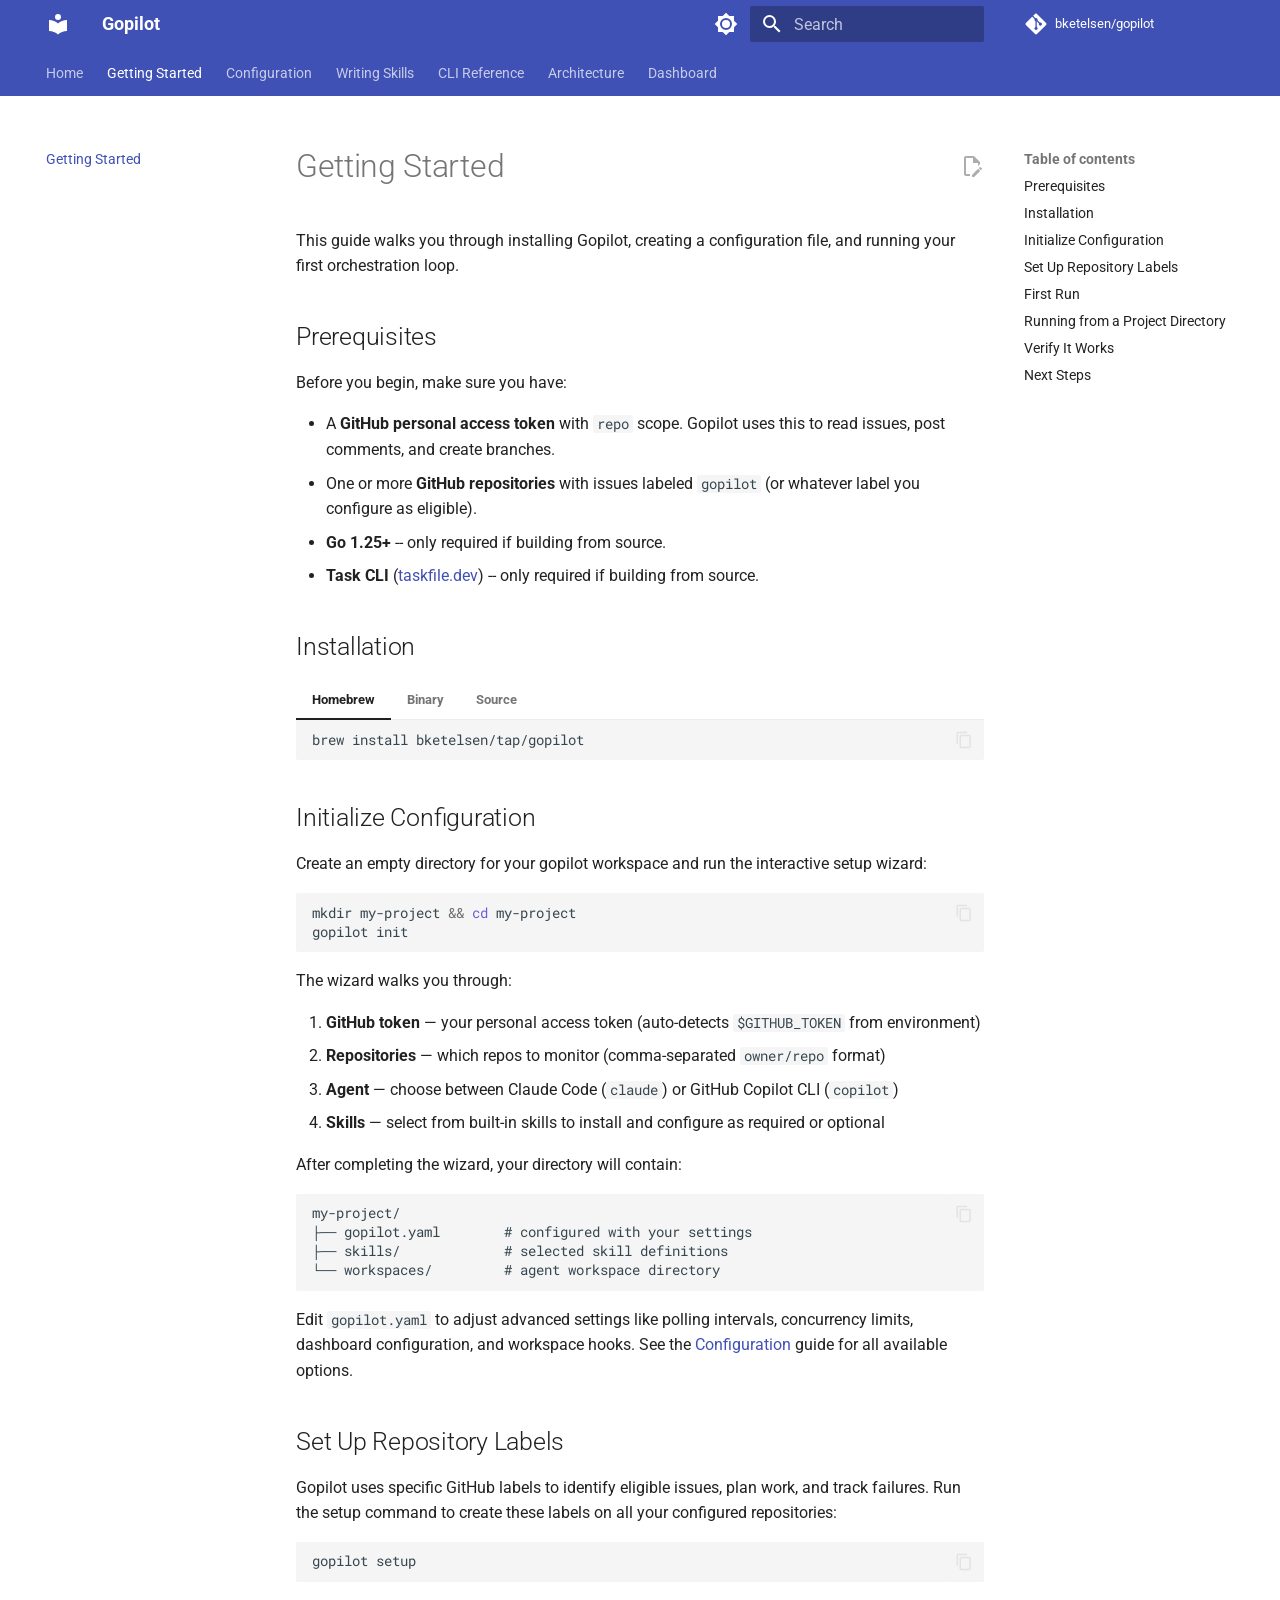
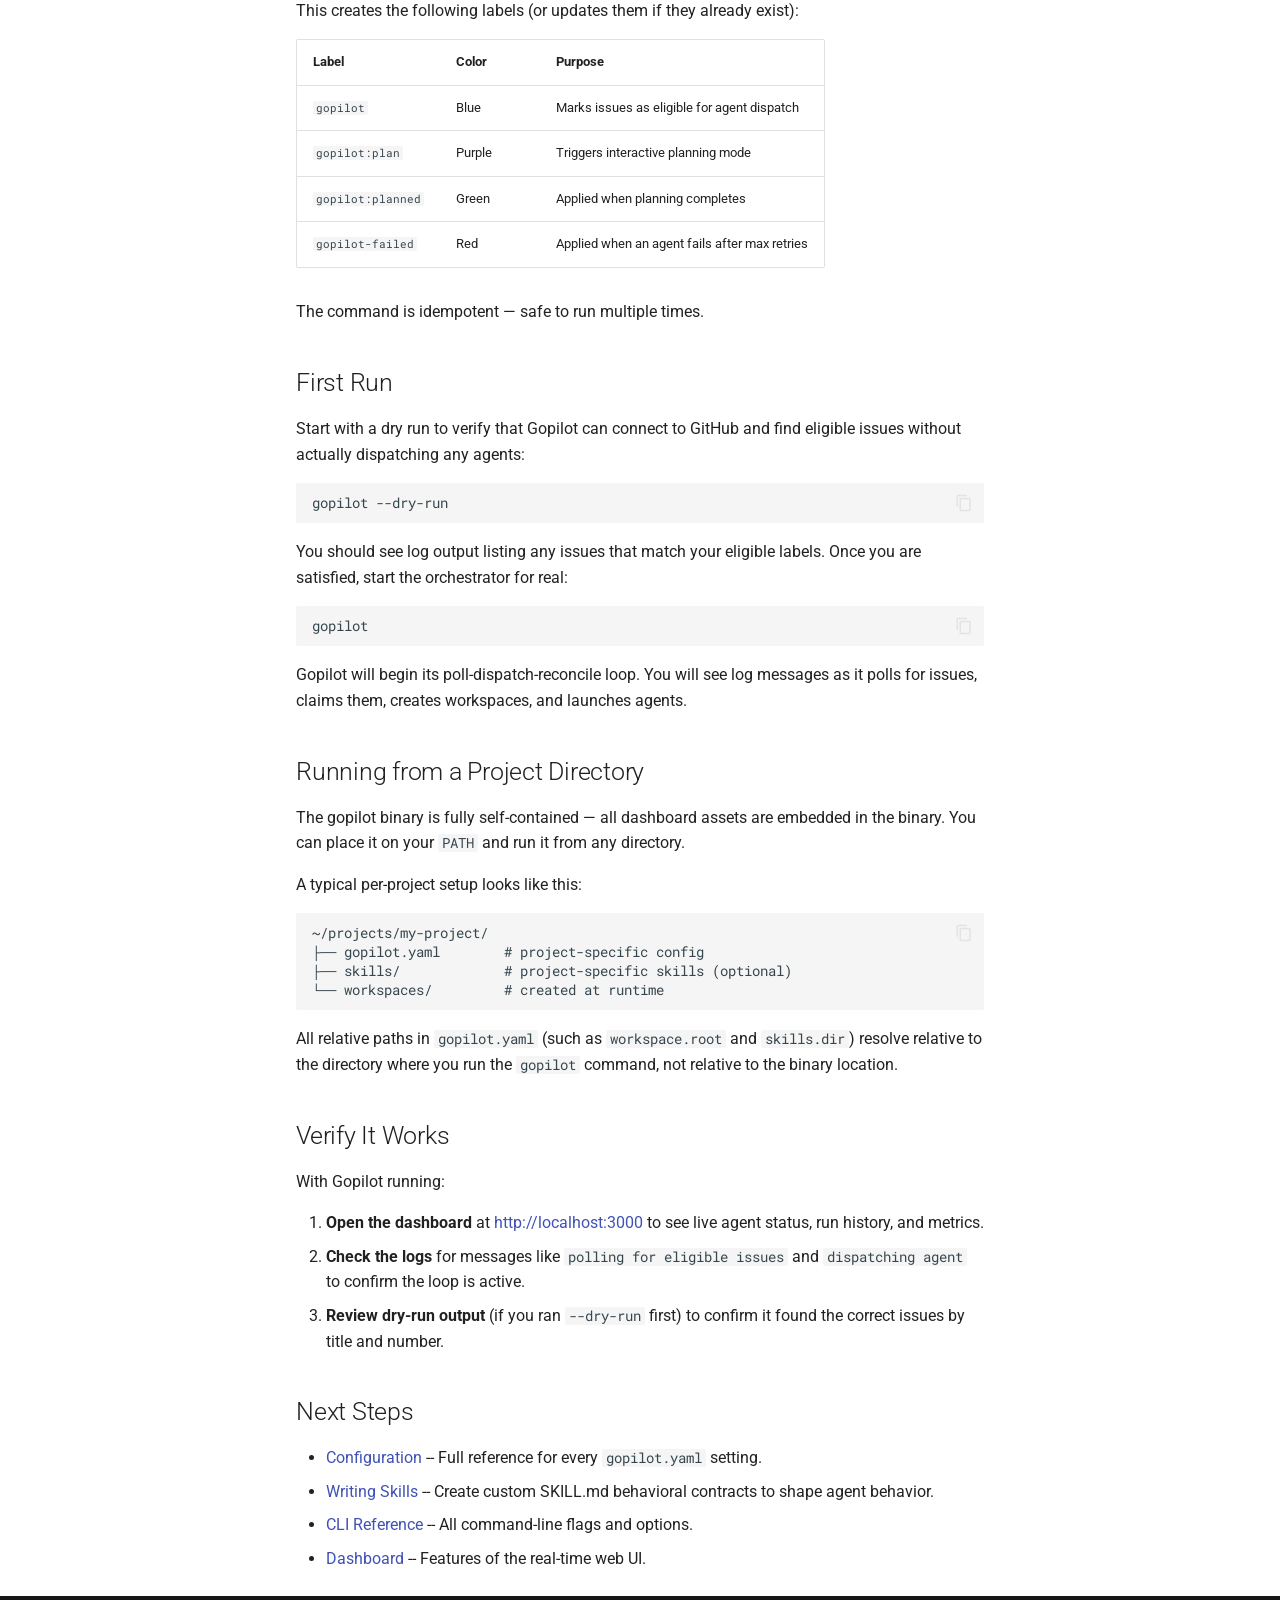
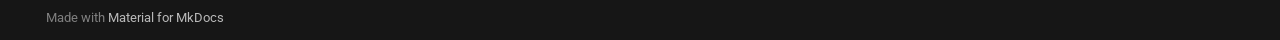
<file: getting-started/index.html>
<!doctype html>
<html lang="en" class="no-js">
  <head>
    
      <meta charset="utf-8">
      <meta name="viewport" content="width=device-width,initial-scale=1">
      
        <meta name="description" content="An AI agent orchestrator for GitHub Issues">
      
      
      
        <link rel="canonical" href="https://bketelsen.github.io/gopilot/getting-started/">
      
      
        <link rel="prev" href="..">
      
      
        <link rel="next" href="../configuration/">
      
      
        
      
      
      <link rel="icon" href="../assets/images/favicon.png">
      <meta name="generator" content="mkdocs-1.6.1, mkdocs-material-9.7.4">
    
    
      
        <title>Getting Started - Gopilot</title>
      
    
    
      <link rel="stylesheet" href="../assets/stylesheets/main.484c7ddc.min.css">
      
        
        <link rel="stylesheet" href="../assets/stylesheets/palette.ab4e12ef.min.css">
      
      


    
    
      
    
    
      
        
        
        <link rel="preconnect" href="https://fonts.gstatic.com" crossorigin>
        <link rel="stylesheet" href="https://fonts.googleapis.com/css?family=Roboto:300,300i,400,400i,700,700i%7CRoboto+Mono:400,400i,700,700i&display=fallback">
        <style>:root{--md-text-font:"Roboto";--md-code-font:"Roboto Mono"}</style>
      
    
    
    <script>__md_scope=new URL("..",location),__md_hash=e=>[...e].reduce(((e,_)=>(e<<5)-e+_.charCodeAt(0)),0),__md_get=(e,_=localStorage,t=__md_scope)=>JSON.parse(_.getItem(t.pathname+"."+e)),__md_set=(e,_,t=localStorage,a=__md_scope)=>{try{t.setItem(a.pathname+"."+e,JSON.stringify(_))}catch(e){}}</script>
    
      

    
    
  </head>
  
  
    
    
      
    
    
    
    
    <body dir="ltr" data-md-color-scheme="default" data-md-color-primary="indigo" data-md-color-accent="indigo">
  
    
    <input class="md-toggle" data-md-toggle="drawer" type="checkbox" id="__drawer" autocomplete="off">
    <input class="md-toggle" data-md-toggle="search" type="checkbox" id="__search" autocomplete="off">
    <label class="md-overlay" for="__drawer"></label>
    <div data-md-component="skip">
      
        
        <a href="#getting-started" class="md-skip">
          Skip to content
        </a>
      
    </div>
    <div data-md-component="announce">
      
    </div>
    
    
      

<header class="md-header" data-md-component="header">
  <nav class="md-header__inner md-grid" aria-label="Header">
    <a href=".." title="Gopilot" class="md-header__button md-logo" aria-label="Gopilot" data-md-component="logo">
      
  
  <svg xmlns="http://www.w3.org/2000/svg" viewBox="0 0 24 24"><path d="M12 8a3 3 0 0 0 3-3 3 3 0 0 0-3-3 3 3 0 0 0-3 3 3 3 0 0 0 3 3m0 3.54C9.64 9.35 6.5 8 3 8v11c3.5 0 6.64 1.35 9 3.54 2.36-2.19 5.5-3.54 9-3.54V8c-3.5 0-6.64 1.35-9 3.54"/></svg>

    </a>
    <label class="md-header__button md-icon" for="__drawer">
      
      <svg xmlns="http://www.w3.org/2000/svg" viewBox="0 0 24 24"><path d="M3 6h18v2H3zm0 5h18v2H3zm0 5h18v2H3z"/></svg>
    </label>
    <div class="md-header__title" data-md-component="header-title">
      <div class="md-header__ellipsis">
        <div class="md-header__topic">
          <span class="md-ellipsis">
            Gopilot
          </span>
        </div>
        <div class="md-header__topic" data-md-component="header-topic">
          <span class="md-ellipsis">
            
              Getting Started
            
          </span>
        </div>
      </div>
    </div>
    
      
        <form class="md-header__option" data-md-component="palette">
  
    
    
    
    <input class="md-option" data-md-color-media="" data-md-color-scheme="default" data-md-color-primary="indigo" data-md-color-accent="indigo"  aria-label="Switch to dark mode"  type="radio" name="__palette" id="__palette_0">
    
      <label class="md-header__button md-icon" title="Switch to dark mode" for="__palette_1" hidden>
        <svg xmlns="http://www.w3.org/2000/svg" viewBox="0 0 24 24"><path d="M12 8a4 4 0 0 0-4 4 4 4 0 0 0 4 4 4 4 0 0 0 4-4 4 4 0 0 0-4-4m0 10a6 6 0 0 1-6-6 6 6 0 0 1 6-6 6 6 0 0 1 6 6 6 6 0 0 1-6 6m8-9.31V4h-4.69L12 .69 8.69 4H4v4.69L.69 12 4 15.31V20h4.69L12 23.31 15.31 20H20v-4.69L23.31 12z"/></svg>
      </label>
    
  
    
    
    
    <input class="md-option" data-md-color-media="" data-md-color-scheme="slate" data-md-color-primary="indigo" data-md-color-accent="indigo"  aria-label="Switch to light mode"  type="radio" name="__palette" id="__palette_1">
    
      <label class="md-header__button md-icon" title="Switch to light mode" for="__palette_0" hidden>
        <svg xmlns="http://www.w3.org/2000/svg" viewBox="0 0 24 24"><path d="M12 18c-.89 0-1.74-.2-2.5-.55C11.56 16.5 13 14.42 13 12s-1.44-4.5-3.5-5.45C10.26 6.2 11.11 6 12 6a6 6 0 0 1 6 6 6 6 0 0 1-6 6m8-9.31V4h-4.69L12 .69 8.69 4H4v4.69L.69 12 4 15.31V20h4.69L12 23.31 15.31 20H20v-4.69L23.31 12z"/></svg>
      </label>
    
  
</form>
      
    
    
      <script>var palette=__md_get("__palette");if(palette&&palette.color){if("(prefers-color-scheme)"===palette.color.media){var media=matchMedia("(prefers-color-scheme: light)"),input=document.querySelector(media.matches?"[data-md-color-media='(prefers-color-scheme: light)']":"[data-md-color-media='(prefers-color-scheme: dark)']");palette.color.media=input.getAttribute("data-md-color-media"),palette.color.scheme=input.getAttribute("data-md-color-scheme"),palette.color.primary=input.getAttribute("data-md-color-primary"),palette.color.accent=input.getAttribute("data-md-color-accent")}for(var[key,value]of Object.entries(palette.color))document.body.setAttribute("data-md-color-"+key,value)}</script>
    
    
    
      
      
        <label class="md-header__button md-icon" for="__search">
          
          <svg xmlns="http://www.w3.org/2000/svg" viewBox="0 0 24 24"><path d="M9.5 3A6.5 6.5 0 0 1 16 9.5c0 1.61-.59 3.09-1.56 4.23l.27.27h.79l5 5-1.5 1.5-5-5v-.79l-.27-.27A6.52 6.52 0 0 1 9.5 16 6.5 6.5 0 0 1 3 9.5 6.5 6.5 0 0 1 9.5 3m0 2C7 5 5 7 5 9.5S7 14 9.5 14 14 12 14 9.5 12 5 9.5 5"/></svg>
        </label>
        <div class="md-search" data-md-component="search" role="dialog">
  <label class="md-search__overlay" for="__search"></label>
  <div class="md-search__inner" role="search">
    <form class="md-search__form" name="search">
      <input type="text" class="md-search__input" name="query" aria-label="Search" placeholder="Search" autocapitalize="off" autocorrect="off" autocomplete="off" spellcheck="false" data-md-component="search-query" required>
      <label class="md-search__icon md-icon" for="__search">
        
        <svg xmlns="http://www.w3.org/2000/svg" viewBox="0 0 24 24"><path d="M9.5 3A6.5 6.5 0 0 1 16 9.5c0 1.61-.59 3.09-1.56 4.23l.27.27h.79l5 5-1.5 1.5-5-5v-.79l-.27-.27A6.52 6.52 0 0 1 9.5 16 6.5 6.5 0 0 1 3 9.5 6.5 6.5 0 0 1 9.5 3m0 2C7 5 5 7 5 9.5S7 14 9.5 14 14 12 14 9.5 12 5 9.5 5"/></svg>
        
        <svg xmlns="http://www.w3.org/2000/svg" viewBox="0 0 24 24"><path d="M20 11v2H8l5.5 5.5-1.42 1.42L4.16 12l7.92-7.92L13.5 5.5 8 11z"/></svg>
      </label>
      <nav class="md-search__options" aria-label="Search">
        
        <button type="reset" class="md-search__icon md-icon" title="Clear" aria-label="Clear" tabindex="-1">
          
          <svg xmlns="http://www.w3.org/2000/svg" viewBox="0 0 24 24"><path d="M19 6.41 17.59 5 12 10.59 6.41 5 5 6.41 10.59 12 5 17.59 6.41 19 12 13.41 17.59 19 19 17.59 13.41 12z"/></svg>
        </button>
      </nav>
      
        <div class="md-search__suggest" data-md-component="search-suggest"></div>
      
    </form>
    <div class="md-search__output">
      <div class="md-search__scrollwrap" tabindex="0" data-md-scrollfix>
        <div class="md-search-result" data-md-component="search-result">
          <div class="md-search-result__meta">
            Initializing search
          </div>
          <ol class="md-search-result__list" role="presentation"></ol>
        </div>
      </div>
    </div>
  </div>
</div>
      
    
    
      <div class="md-header__source">
        <a href="https://github.com/bketelsen/gopilot" title="Go to repository" class="md-source" data-md-component="source">
  <div class="md-source__icon md-icon">
    
    <svg xmlns="http://www.w3.org/2000/svg" viewBox="0 0 448 512"><!--! Font Awesome Free 7.1.0 by @fontawesome - https://fontawesome.com License - https://fontawesome.com/license/free (Icons: CC BY 4.0, Fonts: SIL OFL 1.1, Code: MIT License) Copyright 2025 Fonticons, Inc.--><path d="M439.6 236.1 244 40.5c-5.4-5.5-12.8-8.5-20.4-8.5s-15 3-20.4 8.4L162.5 81l51.5 51.5c27.1-9.1 52.7 16.8 43.4 43.7l49.7 49.7c34.2-11.8 61.2 31 35.5 56.7-26.5 26.5-70.2-2.9-56-37.3L240.3 199v121.9c25.3 12.5 22.3 41.8 9.1 55-6.4 6.4-15.2 10.1-24.3 10.1s-17.8-3.6-24.3-10.1c-17.6-17.6-11.1-46.9 11.2-56v-123c-20.8-8.5-24.6-30.7-18.6-45L142.6 101 8.5 235.1C3 240.6 0 247.9 0 255.5s3 15 8.5 20.4l195.6 195.7c5.4 5.4 12.7 8.4 20.4 8.4s15-3 20.4-8.4l194.7-194.7c5.4-5.4 8.4-12.8 8.4-20.4s-3-15-8.4-20.4"/></svg>
  </div>
  <div class="md-source__repository">
    bketelsen/gopilot
  </div>
</a>
      </div>
    
  </nav>
  
</header>
    
    <div class="md-container" data-md-component="container">
      
      
        
          
            
<nav class="md-tabs" aria-label="Tabs" data-md-component="tabs">
  <div class="md-grid">
    <ul class="md-tabs__list">
      
        
  
  
  
  
    <li class="md-tabs__item">
      <a href=".." class="md-tabs__link">
        
  
  
    
  
  Home

      </a>
    </li>
  

      
        
  
  
  
    
  
  
    <li class="md-tabs__item md-tabs__item--active">
      <a href="./" class="md-tabs__link">
        
  
  
    
  
  Getting Started

      </a>
    </li>
  

      
        
  
  
  
  
    <li class="md-tabs__item">
      <a href="../configuration/" class="md-tabs__link">
        
  
  
    
  
  Configuration

      </a>
    </li>
  

      
        
  
  
  
  
    <li class="md-tabs__item">
      <a href="../skills/" class="md-tabs__link">
        
  
  
    
  
  Writing Skills

      </a>
    </li>
  

      
        
  
  
  
  
    <li class="md-tabs__item">
      <a href="../cli/" class="md-tabs__link">
        
  
  
    
  
  CLI Reference

      </a>
    </li>
  

      
        
  
  
  
  
    <li class="md-tabs__item">
      <a href="../architecture/" class="md-tabs__link">
        
  
  
    
  
  Architecture

      </a>
    </li>
  

      
        
  
  
  
  
    <li class="md-tabs__item">
      <a href="../dashboard/" class="md-tabs__link">
        
  
  
    
  
  Dashboard

      </a>
    </li>
  

      
    </ul>
  </div>
</nav>
          
        
      
      <main class="md-main" data-md-component="main">
        <div class="md-main__inner md-grid">
          
            
              
              <div class="md-sidebar md-sidebar--primary" data-md-component="sidebar" data-md-type="navigation" >
                <div class="md-sidebar__scrollwrap">
                  <div class="md-sidebar__inner">
                    


  


<nav class="md-nav md-nav--primary md-nav--lifted" aria-label="Navigation" data-md-level="0">
  <label class="md-nav__title" for="__drawer">
    <a href=".." title="Gopilot" class="md-nav__button md-logo" aria-label="Gopilot" data-md-component="logo">
      
  
  <svg xmlns="http://www.w3.org/2000/svg" viewBox="0 0 24 24"><path d="M12 8a3 3 0 0 0 3-3 3 3 0 0 0-3-3 3 3 0 0 0-3 3 3 3 0 0 0 3 3m0 3.54C9.64 9.35 6.5 8 3 8v11c3.5 0 6.64 1.35 9 3.54 2.36-2.19 5.5-3.54 9-3.54V8c-3.5 0-6.64 1.35-9 3.54"/></svg>

    </a>
    Gopilot
  </label>
  
    <div class="md-nav__source">
      <a href="https://github.com/bketelsen/gopilot" title="Go to repository" class="md-source" data-md-component="source">
  <div class="md-source__icon md-icon">
    
    <svg xmlns="http://www.w3.org/2000/svg" viewBox="0 0 448 512"><!--! Font Awesome Free 7.1.0 by @fontawesome - https://fontawesome.com License - https://fontawesome.com/license/free (Icons: CC BY 4.0, Fonts: SIL OFL 1.1, Code: MIT License) Copyright 2025 Fonticons, Inc.--><path d="M439.6 236.1 244 40.5c-5.4-5.5-12.8-8.5-20.4-8.5s-15 3-20.4 8.4L162.5 81l51.5 51.5c27.1-9.1 52.7 16.8 43.4 43.7l49.7 49.7c34.2-11.8 61.2 31 35.5 56.7-26.5 26.5-70.2-2.9-56-37.3L240.3 199v121.9c25.3 12.5 22.3 41.8 9.1 55-6.4 6.4-15.2 10.1-24.3 10.1s-17.8-3.6-24.3-10.1c-17.6-17.6-11.1-46.9 11.2-56v-123c-20.8-8.5-24.6-30.7-18.6-45L142.6 101 8.5 235.1C3 240.6 0 247.9 0 255.5s3 15 8.5 20.4l195.6 195.7c5.4 5.4 12.7 8.4 20.4 8.4s15-3 20.4-8.4l194.7-194.7c5.4-5.4 8.4-12.8 8.4-20.4s-3-15-8.4-20.4"/></svg>
  </div>
  <div class="md-source__repository">
    bketelsen/gopilot
  </div>
</a>
    </div>
  
  <ul class="md-nav__list" data-md-scrollfix>
    
      
      
  
  
  
  
    <li class="md-nav__item">
      <a href=".." class="md-nav__link">
        
  
  
  <span class="md-ellipsis">
    
  
    Home
  

    
  </span>
  
  

      </a>
    </li>
  

    
      
      
  
  
    
  
  
  
    <li class="md-nav__item md-nav__item--active">
      
      <input class="md-nav__toggle md-toggle" type="checkbox" id="__toc">
      
      
        
      
      
        <label class="md-nav__link md-nav__link--active" for="__toc">
          
  
  
  <span class="md-ellipsis">
    
  
    Getting Started
  

    
  </span>
  
  

          <span class="md-nav__icon md-icon"></span>
        </label>
      
      <a href="./" class="md-nav__link md-nav__link--active">
        
  
  
  <span class="md-ellipsis">
    
  
    Getting Started
  

    
  </span>
  
  

      </a>
      
        

<nav class="md-nav md-nav--secondary" aria-label="Table of contents">
  
  
  
    
  
  
    <label class="md-nav__title" for="__toc">
      <span class="md-nav__icon md-icon"></span>
      Table of contents
    </label>
    <ul class="md-nav__list" data-md-component="toc" data-md-scrollfix>
      
        <li class="md-nav__item">
  <a href="#prerequisites" class="md-nav__link">
    <span class="md-ellipsis">
      
        Prerequisites
      
    </span>
  </a>
  
</li>
      
        <li class="md-nav__item">
  <a href="#installation" class="md-nav__link">
    <span class="md-ellipsis">
      
        Installation
      
    </span>
  </a>
  
</li>
      
        <li class="md-nav__item">
  <a href="#initialize-configuration" class="md-nav__link">
    <span class="md-ellipsis">
      
        Initialize Configuration
      
    </span>
  </a>
  
</li>
      
        <li class="md-nav__item">
  <a href="#set-up-repository-labels" class="md-nav__link">
    <span class="md-ellipsis">
      
        Set Up Repository Labels
      
    </span>
  </a>
  
</li>
      
        <li class="md-nav__item">
  <a href="#first-run" class="md-nav__link">
    <span class="md-ellipsis">
      
        First Run
      
    </span>
  </a>
  
</li>
      
        <li class="md-nav__item">
  <a href="#running-from-a-project-directory" class="md-nav__link">
    <span class="md-ellipsis">
      
        Running from a Project Directory
      
    </span>
  </a>
  
</li>
      
        <li class="md-nav__item">
  <a href="#verify-it-works" class="md-nav__link">
    <span class="md-ellipsis">
      
        Verify It Works
      
    </span>
  </a>
  
</li>
      
        <li class="md-nav__item">
  <a href="#next-steps" class="md-nav__link">
    <span class="md-ellipsis">
      
        Next Steps
      
    </span>
  </a>
  
</li>
      
    </ul>
  
</nav>
      
    </li>
  

    
      
      
  
  
  
  
    <li class="md-nav__item">
      <a href="../configuration/" class="md-nav__link">
        
  
  
  <span class="md-ellipsis">
    
  
    Configuration
  

    
  </span>
  
  

      </a>
    </li>
  

    
      
      
  
  
  
  
    <li class="md-nav__item">
      <a href="../skills/" class="md-nav__link">
        
  
  
  <span class="md-ellipsis">
    
  
    Writing Skills
  

    
  </span>
  
  

      </a>
    </li>
  

    
      
      
  
  
  
  
    <li class="md-nav__item">
      <a href="../cli/" class="md-nav__link">
        
  
  
  <span class="md-ellipsis">
    
  
    CLI Reference
  

    
  </span>
  
  

      </a>
    </li>
  

    
      
      
  
  
  
  
    <li class="md-nav__item">
      <a href="../architecture/" class="md-nav__link">
        
  
  
  <span class="md-ellipsis">
    
  
    Architecture
  

    
  </span>
  
  

      </a>
    </li>
  

    
      
      
  
  
  
  
    <li class="md-nav__item">
      <a href="../dashboard/" class="md-nav__link">
        
  
  
  <span class="md-ellipsis">
    
  
    Dashboard
  

    
  </span>
  
  

      </a>
    </li>
  

    
  </ul>
</nav>
                  </div>
                </div>
              </div>
            
            
              
              <div class="md-sidebar md-sidebar--secondary" data-md-component="sidebar" data-md-type="toc" >
                <div class="md-sidebar__scrollwrap">
                  <div class="md-sidebar__inner">
                    

<nav class="md-nav md-nav--secondary" aria-label="Table of contents">
  
  
  
    
  
  
    <label class="md-nav__title" for="__toc">
      <span class="md-nav__icon md-icon"></span>
      Table of contents
    </label>
    <ul class="md-nav__list" data-md-component="toc" data-md-scrollfix>
      
        <li class="md-nav__item">
  <a href="#prerequisites" class="md-nav__link">
    <span class="md-ellipsis">
      
        Prerequisites
      
    </span>
  </a>
  
</li>
      
        <li class="md-nav__item">
  <a href="#installation" class="md-nav__link">
    <span class="md-ellipsis">
      
        Installation
      
    </span>
  </a>
  
</li>
      
        <li class="md-nav__item">
  <a href="#initialize-configuration" class="md-nav__link">
    <span class="md-ellipsis">
      
        Initialize Configuration
      
    </span>
  </a>
  
</li>
      
        <li class="md-nav__item">
  <a href="#set-up-repository-labels" class="md-nav__link">
    <span class="md-ellipsis">
      
        Set Up Repository Labels
      
    </span>
  </a>
  
</li>
      
        <li class="md-nav__item">
  <a href="#first-run" class="md-nav__link">
    <span class="md-ellipsis">
      
        First Run
      
    </span>
  </a>
  
</li>
      
        <li class="md-nav__item">
  <a href="#running-from-a-project-directory" class="md-nav__link">
    <span class="md-ellipsis">
      
        Running from a Project Directory
      
    </span>
  </a>
  
</li>
      
        <li class="md-nav__item">
  <a href="#verify-it-works" class="md-nav__link">
    <span class="md-ellipsis">
      
        Verify It Works
      
    </span>
  </a>
  
</li>
      
        <li class="md-nav__item">
  <a href="#next-steps" class="md-nav__link">
    <span class="md-ellipsis">
      
        Next Steps
      
    </span>
  </a>
  
</li>
      
    </ul>
  
</nav>
                  </div>
                </div>
              </div>
            
          
          
            <div class="md-content" data-md-component="content">
              
              <article class="md-content__inner md-typeset">
                
                  


  
    <a href="https://github.com/bketelsen/gopilot/edit/main/docs/getting-started.md" title="Edit this page" class="md-content__button md-icon" rel="edit">
      
      <svg xmlns="http://www.w3.org/2000/svg" viewBox="0 0 24 24"><path d="M10 20H6V4h7v5h5v3.1l2-2V8l-6-6H6c-1.1 0-2 .9-2 2v16c0 1.1.9 2 2 2h4zm10.2-7c.1 0 .3.1.4.2l1.3 1.3c.2.2.2.6 0 .8l-1 1-2.1-2.1 1-1c.1-.1.2-.2.4-.2m0 3.9L14.1 23H12v-2.1l6.1-6.1z"/></svg>
    </a>
  
  


<h1 id="getting-started">Getting Started</h1>
<p>This guide walks you through installing Gopilot, creating a configuration file, and running your first orchestration loop.</p>
<h2 id="prerequisites">Prerequisites</h2>
<p>Before you begin, make sure you have:</p>
<ul>
<li>A <strong>GitHub personal access token</strong> with <code>repo</code> scope. Gopilot uses this to read issues, post comments, and create branches.</li>
<li>One or more <strong>GitHub repositories</strong> with issues labeled <code>gopilot</code> (or whatever label you configure as eligible).</li>
<li><strong>Go 1.25+</strong> -- only required if building from source.</li>
<li><strong>Task CLI</strong> (<a href="https://taskfile.dev">taskfile.dev</a>) -- only required if building from source.</li>
</ul>
<h2 id="installation">Installation</h2>
<div class="tabbed-set tabbed-alternate" data-tabs="1:3"><input checked="checked" id="__tabbed_1_1" name="__tabbed_1" type="radio" /><input id="__tabbed_1_2" name="__tabbed_1" type="radio" /><input id="__tabbed_1_3" name="__tabbed_1" type="radio" /><div class="tabbed-labels"><label for="__tabbed_1_1">Homebrew</label><label for="__tabbed_1_2">Binary</label><label for="__tabbed_1_3">Source</label></div>
<div class="tabbed-content">
<div class="tabbed-block">
<div class="highlight"><pre><span></span><code><a id="__codelineno-0-1" name="__codelineno-0-1" href="#__codelineno-0-1"></a>brew<span class="w"> </span>install<span class="w"> </span>bketelsen/tap/gopilot
</code></pre></div>
</div>
<div class="tabbed-block">
<p>Download the latest release for your platform from <a href="https://github.com/bketelsen/gopilot/releases">GitHub Releases</a>, extract the archive, and move the <code>gopilot</code> binary to a directory on your <code>PATH</code>:</p>
<div class="highlight"><pre><span></span><code><a id="__codelineno-1-1" name="__codelineno-1-1" href="#__codelineno-1-1"></a>tar<span class="w"> </span>xzf<span class="w"> </span>gopilot_*.tar.gz
<a id="__codelineno-1-2" name="__codelineno-1-2" href="#__codelineno-1-2"></a>sudo<span class="w"> </span>mv<span class="w"> </span>gopilot<span class="w"> </span>/usr/local/bin/
</code></pre></div>
</div>
<div class="tabbed-block">
<div class="highlight"><pre><span></span><code><a id="__codelineno-2-1" name="__codelineno-2-1" href="#__codelineno-2-1"></a>git<span class="w"> </span>clone<span class="w"> </span>https://github.com/bketelsen/gopilot.git
<a id="__codelineno-2-2" name="__codelineno-2-2" href="#__codelineno-2-2"></a><span class="nb">cd</span><span class="w"> </span>gopilot
<a id="__codelineno-2-3" name="__codelineno-2-3" href="#__codelineno-2-3"></a>task<span class="w"> </span>build
</code></pre></div>
<p>The compiled binary will be at <code>./gopilot</code> in the project root.</p>
</div>
</div>
</div>
<h2 id="initialize-configuration">Initialize Configuration</h2>
<p>Create an empty directory for your gopilot workspace and run the interactive setup wizard:</p>
<div class="highlight"><pre><span></span><code><a id="__codelineno-3-1" name="__codelineno-3-1" href="#__codelineno-3-1"></a>mkdir<span class="w"> </span>my-project<span class="w"> </span><span class="o">&amp;&amp;</span><span class="w"> </span><span class="nb">cd</span><span class="w"> </span>my-project
<a id="__codelineno-3-2" name="__codelineno-3-2" href="#__codelineno-3-2"></a>gopilot<span class="w"> </span>init
</code></pre></div>
<p>The wizard walks you through:</p>
<ol>
<li><strong>GitHub token</strong> — your personal access token (auto-detects <code>$GITHUB_TOKEN</code> from environment)</li>
<li><strong>Repositories</strong> — which repos to monitor (comma-separated <code>owner/repo</code> format)</li>
<li><strong>Agent</strong> — choose between Claude Code (<code>claude</code>) or GitHub Copilot CLI (<code>copilot</code>)</li>
<li><strong>Skills</strong> — select from built-in skills to install and configure as required or optional</li>
</ol>
<p>After completing the wizard, your directory will contain:</p>
<div class="highlight"><pre><span></span><code><a id="__codelineno-4-1" name="__codelineno-4-1" href="#__codelineno-4-1"></a>my-project/
<a id="__codelineno-4-2" name="__codelineno-4-2" href="#__codelineno-4-2"></a>├── gopilot.yaml        # configured with your settings
<a id="__codelineno-4-3" name="__codelineno-4-3" href="#__codelineno-4-3"></a>├── skills/             # selected skill definitions
<a id="__codelineno-4-4" name="__codelineno-4-4" href="#__codelineno-4-4"></a>└── workspaces/         # agent workspace directory
</code></pre></div>
<p>Edit <code>gopilot.yaml</code> to adjust advanced settings like polling intervals, concurrency limits, dashboard configuration, and workspace hooks. See the <a href="../configuration/">Configuration</a> guide for all available options.</p>
<h2 id="set-up-repository-labels">Set Up Repository Labels</h2>
<p>Gopilot uses specific GitHub labels to identify eligible issues, plan work, and track failures. Run the setup command to create these labels on all your configured repositories:</p>
<div class="highlight"><pre><span></span><code><a id="__codelineno-5-1" name="__codelineno-5-1" href="#__codelineno-5-1"></a>gopilot<span class="w"> </span>setup
</code></pre></div>
<p>This creates the following labels (or updates them if they already exist):</p>
<table>
<thead>
<tr>
<th>Label</th>
<th>Color</th>
<th>Purpose</th>
</tr>
</thead>
<tbody>
<tr>
<td><code>gopilot</code></td>
<td>Blue</td>
<td>Marks issues as eligible for agent dispatch</td>
</tr>
<tr>
<td><code>gopilot:plan</code></td>
<td>Purple</td>
<td>Triggers interactive planning mode</td>
</tr>
<tr>
<td><code>gopilot:planned</code></td>
<td>Green</td>
<td>Applied when planning completes</td>
</tr>
<tr>
<td><code>gopilot-failed</code></td>
<td>Red</td>
<td>Applied when an agent fails after max retries</td>
</tr>
</tbody>
</table>
<p>The command is idempotent — safe to run multiple times.</p>
<h2 id="first-run">First Run</h2>
<p>Start with a dry run to verify that Gopilot can connect to GitHub and find eligible issues without actually dispatching any agents:</p>
<div class="highlight"><pre><span></span><code><a id="__codelineno-6-1" name="__codelineno-6-1" href="#__codelineno-6-1"></a>gopilot<span class="w"> </span>--dry-run
</code></pre></div>
<p>You should see log output listing any issues that match your eligible labels. Once you are satisfied, start the orchestrator for real:</p>
<div class="highlight"><pre><span></span><code><a id="__codelineno-7-1" name="__codelineno-7-1" href="#__codelineno-7-1"></a>gopilot
</code></pre></div>
<p>Gopilot will begin its poll-dispatch-reconcile loop. You will see log messages as it polls for issues, claims them, creates workspaces, and launches agents.</p>
<h2 id="running-from-a-project-directory">Running from a Project Directory</h2>
<p>The gopilot binary is fully self-contained — all dashboard assets are embedded in the binary. You can place it on your <code>PATH</code> and run it from any directory.</p>
<p>A typical per-project setup looks like this:</p>
<div class="highlight"><pre><span></span><code><a id="__codelineno-8-1" name="__codelineno-8-1" href="#__codelineno-8-1"></a>~/projects/my-project/
<a id="__codelineno-8-2" name="__codelineno-8-2" href="#__codelineno-8-2"></a>├── gopilot.yaml        # project-specific config
<a id="__codelineno-8-3" name="__codelineno-8-3" href="#__codelineno-8-3"></a>├── skills/             # project-specific skills (optional)
<a id="__codelineno-8-4" name="__codelineno-8-4" href="#__codelineno-8-4"></a>└── workspaces/         # created at runtime
</code></pre></div>
<p>All relative paths in <code>gopilot.yaml</code> (such as <code>workspace.root</code> and <code>skills.dir</code>) resolve relative to the directory where you run the <code>gopilot</code> command, not relative to the binary location.</p>
<h2 id="verify-it-works">Verify It Works</h2>
<p>With Gopilot running:</p>
<ol>
<li><strong>Open the dashboard</strong> at <a href="http://localhost:3000">http://localhost:3000</a> to see live agent status, run history, and metrics.</li>
<li><strong>Check the logs</strong> for messages like <code>polling for eligible issues</code> and <code>dispatching agent</code> to confirm the loop is active.</li>
<li><strong>Review dry-run output</strong> (if you ran <code>--dry-run</code> first) to confirm it found the correct issues by title and number.</li>
</ol>
<h2 id="next-steps">Next Steps</h2>
<ul>
<li><a href="../configuration/">Configuration</a> -- Full reference for every <code>gopilot.yaml</code> setting.</li>
<li><a href="../skills/">Writing Skills</a> -- Create custom SKILL.md behavioral contracts to shape agent behavior.</li>
<li><a href="../cli/">CLI Reference</a> -- All command-line flags and options.</li>
<li><a href="../dashboard/">Dashboard</a> -- Features of the real-time web UI.</li>
</ul>












                
              </article>
            </div>
          
          
<script>var target=document.getElementById(location.hash.slice(1));target&&target.name&&(target.checked=target.name.startsWith("__tabbed_"))</script>
        </div>
        
          <button type="button" class="md-top md-icon" data-md-component="top" hidden>
  
  <svg xmlns="http://www.w3.org/2000/svg" viewBox="0 0 24 24"><path d="M13 20h-2V8l-5.5 5.5-1.42-1.42L12 4.16l7.92 7.92-1.42 1.42L13 8z"/></svg>
  Back to top
</button>
        
      </main>
      
        <footer class="md-footer">
  
  <div class="md-footer-meta md-typeset">
    <div class="md-footer-meta__inner md-grid">
      <div class="md-copyright">
  
  
    Made with
    <a href="https://squidfunk.github.io/mkdocs-material/" target="_blank" rel="noopener">
      Material for MkDocs
    </a>
  
</div>
      
    </div>
  </div>
</footer>
      
    </div>
    <div class="md-dialog" data-md-component="dialog">
      <div class="md-dialog__inner md-typeset"></div>
    </div>
    
    
    
      
      
      <script id="__config" type="application/json">{"annotate": null, "base": "..", "features": ["navigation.tabs", "navigation.sections", "navigation.top", "search.suggest", "search.highlight", "content.code.copy", "content.action.edit"], "search": "../assets/javascripts/workers/search.2c215733.min.js", "tags": null, "translations": {"clipboard.copied": "Copied to clipboard", "clipboard.copy": "Copy to clipboard", "search.result.more.one": "1 more on this page", "search.result.more.other": "# more on this page", "search.result.none": "No matching documents", "search.result.one": "1 matching document", "search.result.other": "# matching documents", "search.result.placeholder": "Type to start searching", "search.result.term.missing": "Missing", "select.version": "Select version"}, "version": null}</script>
    
    
      <script src="../assets/javascripts/bundle.79ae519e.min.js"></script>
      
    
  </body>
</html>
</file>
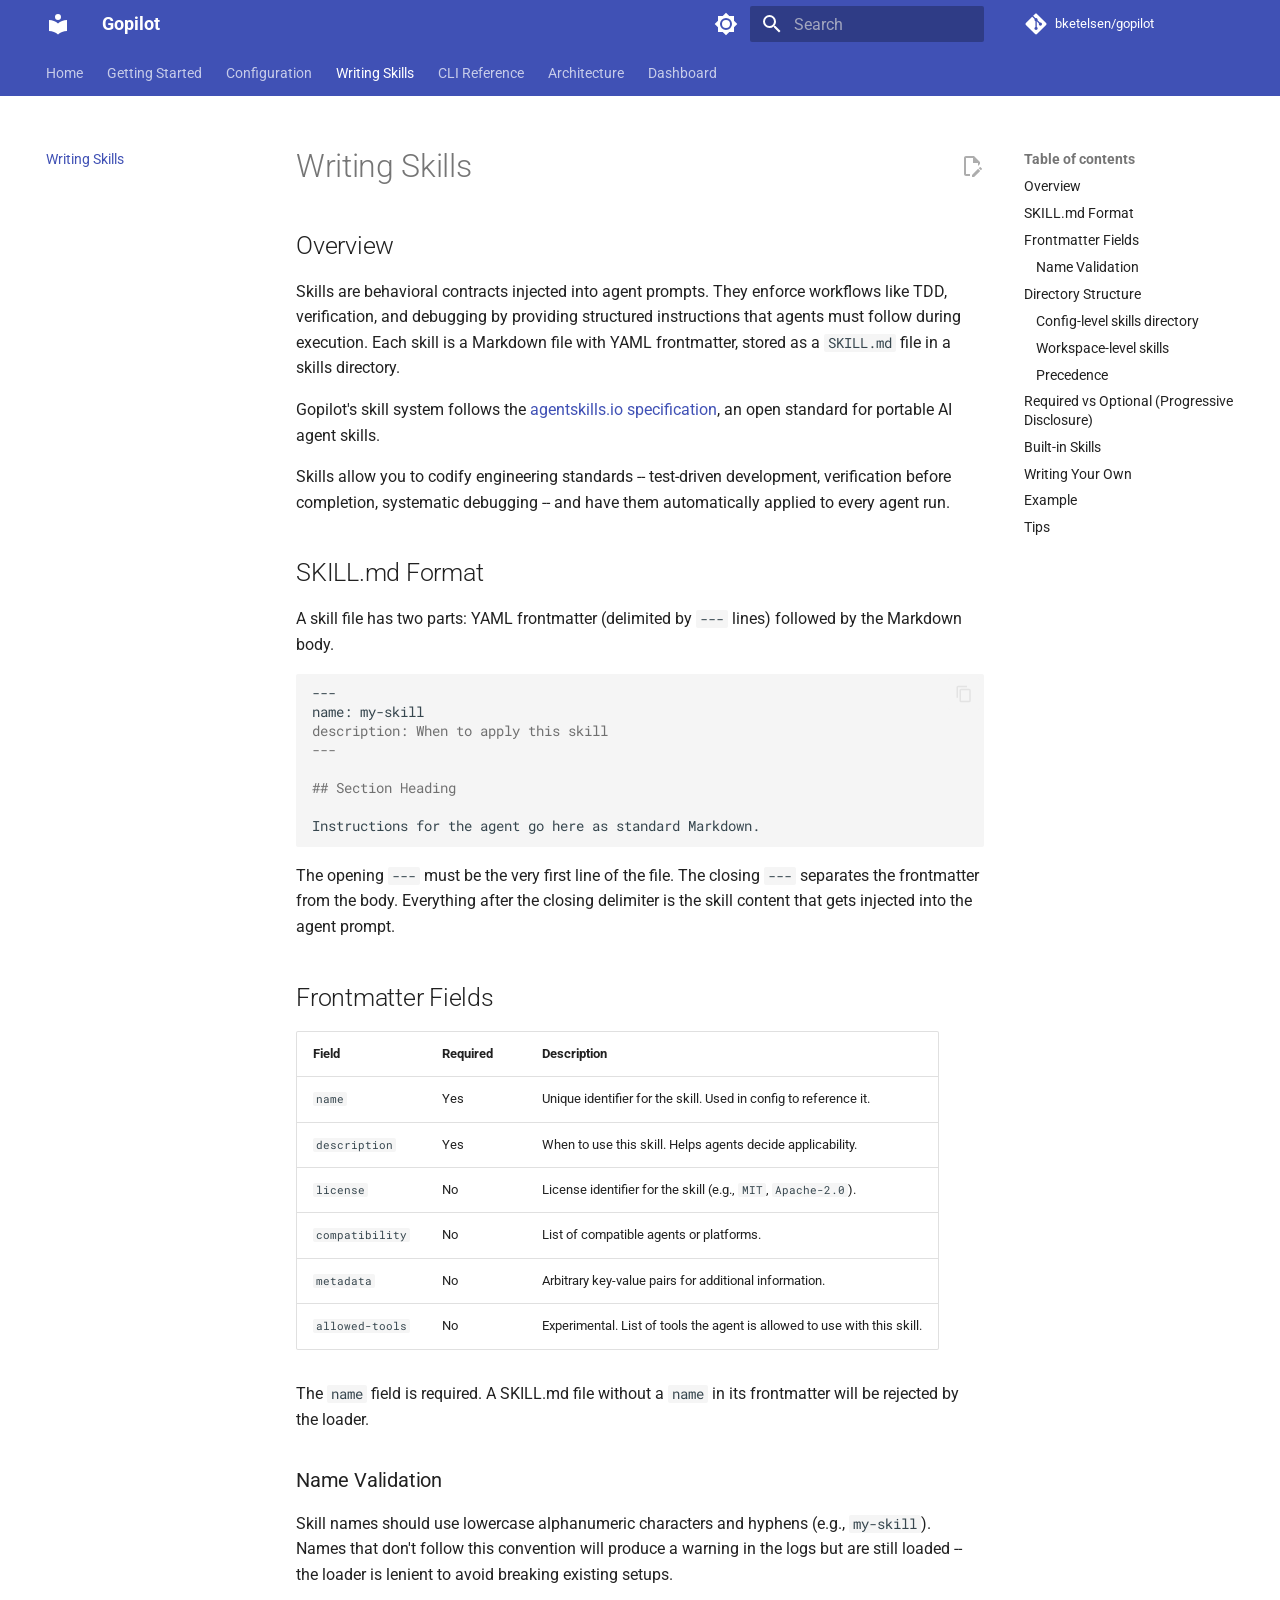
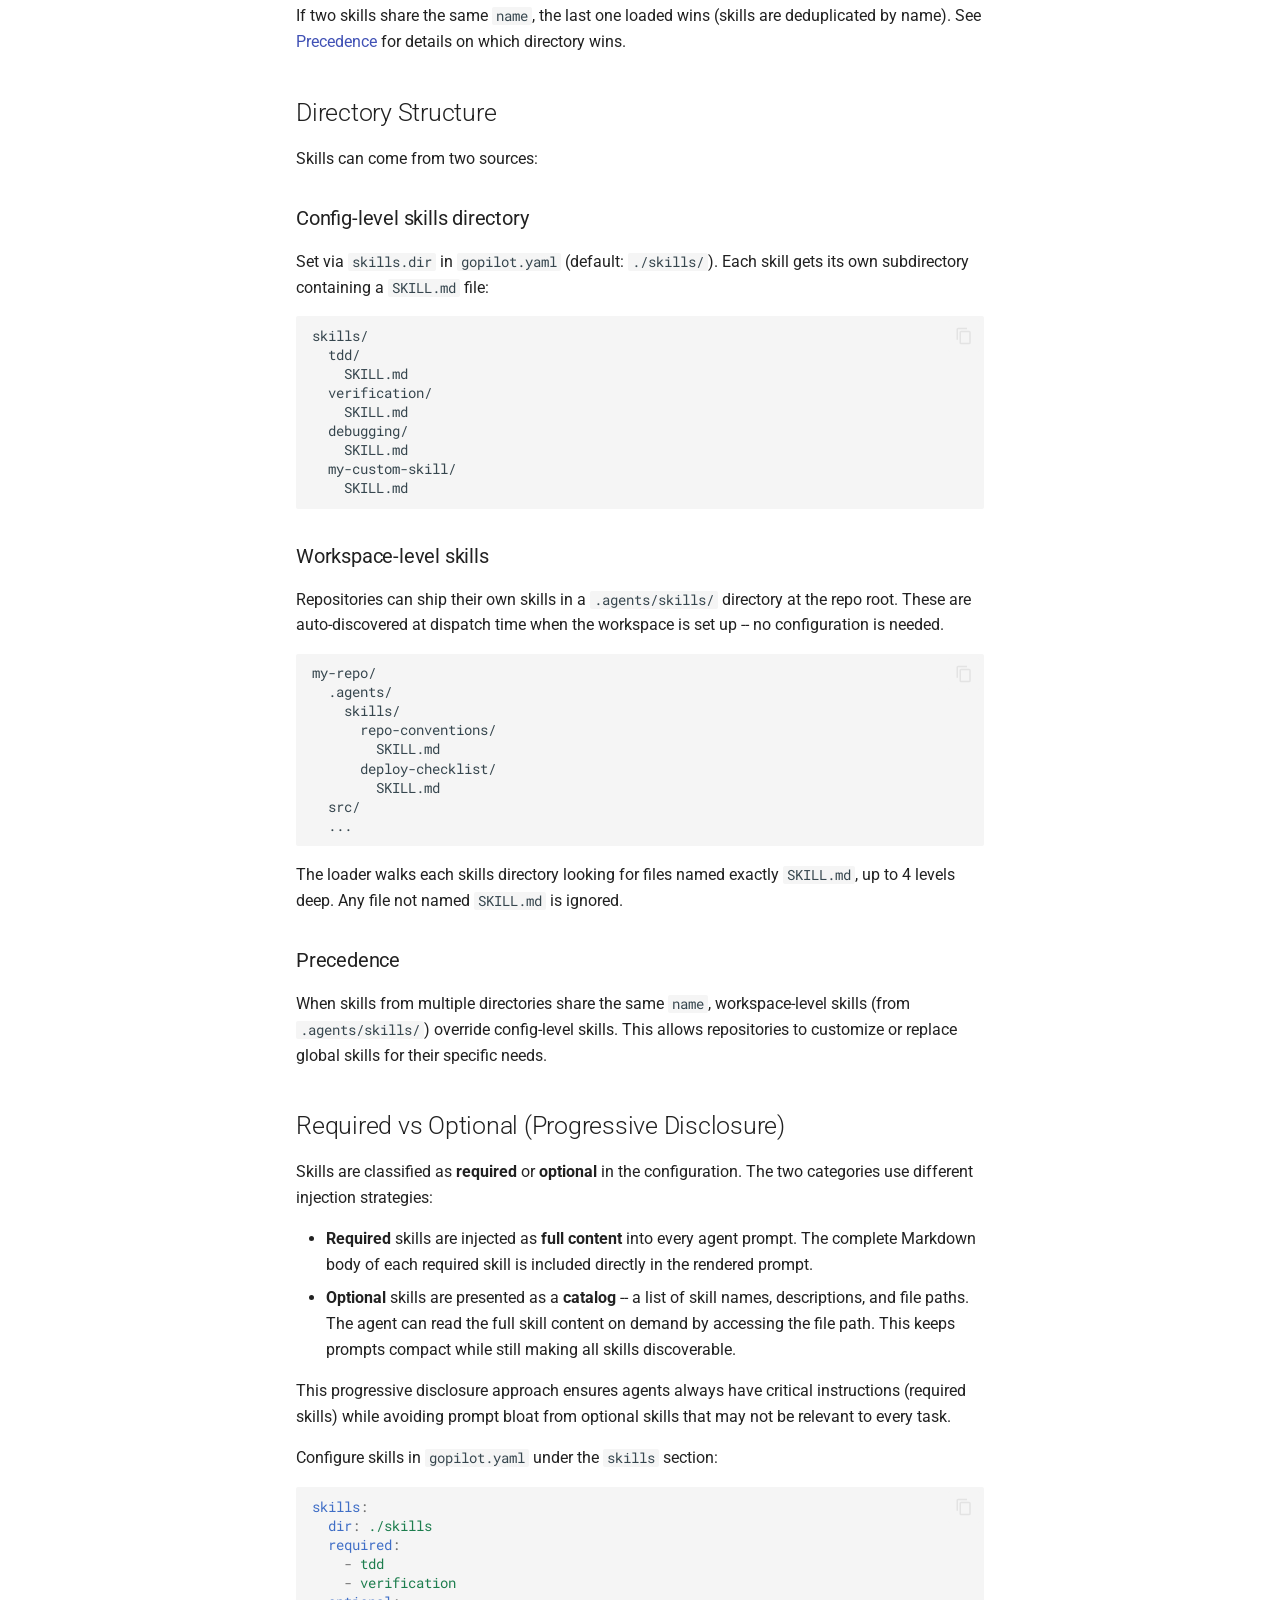
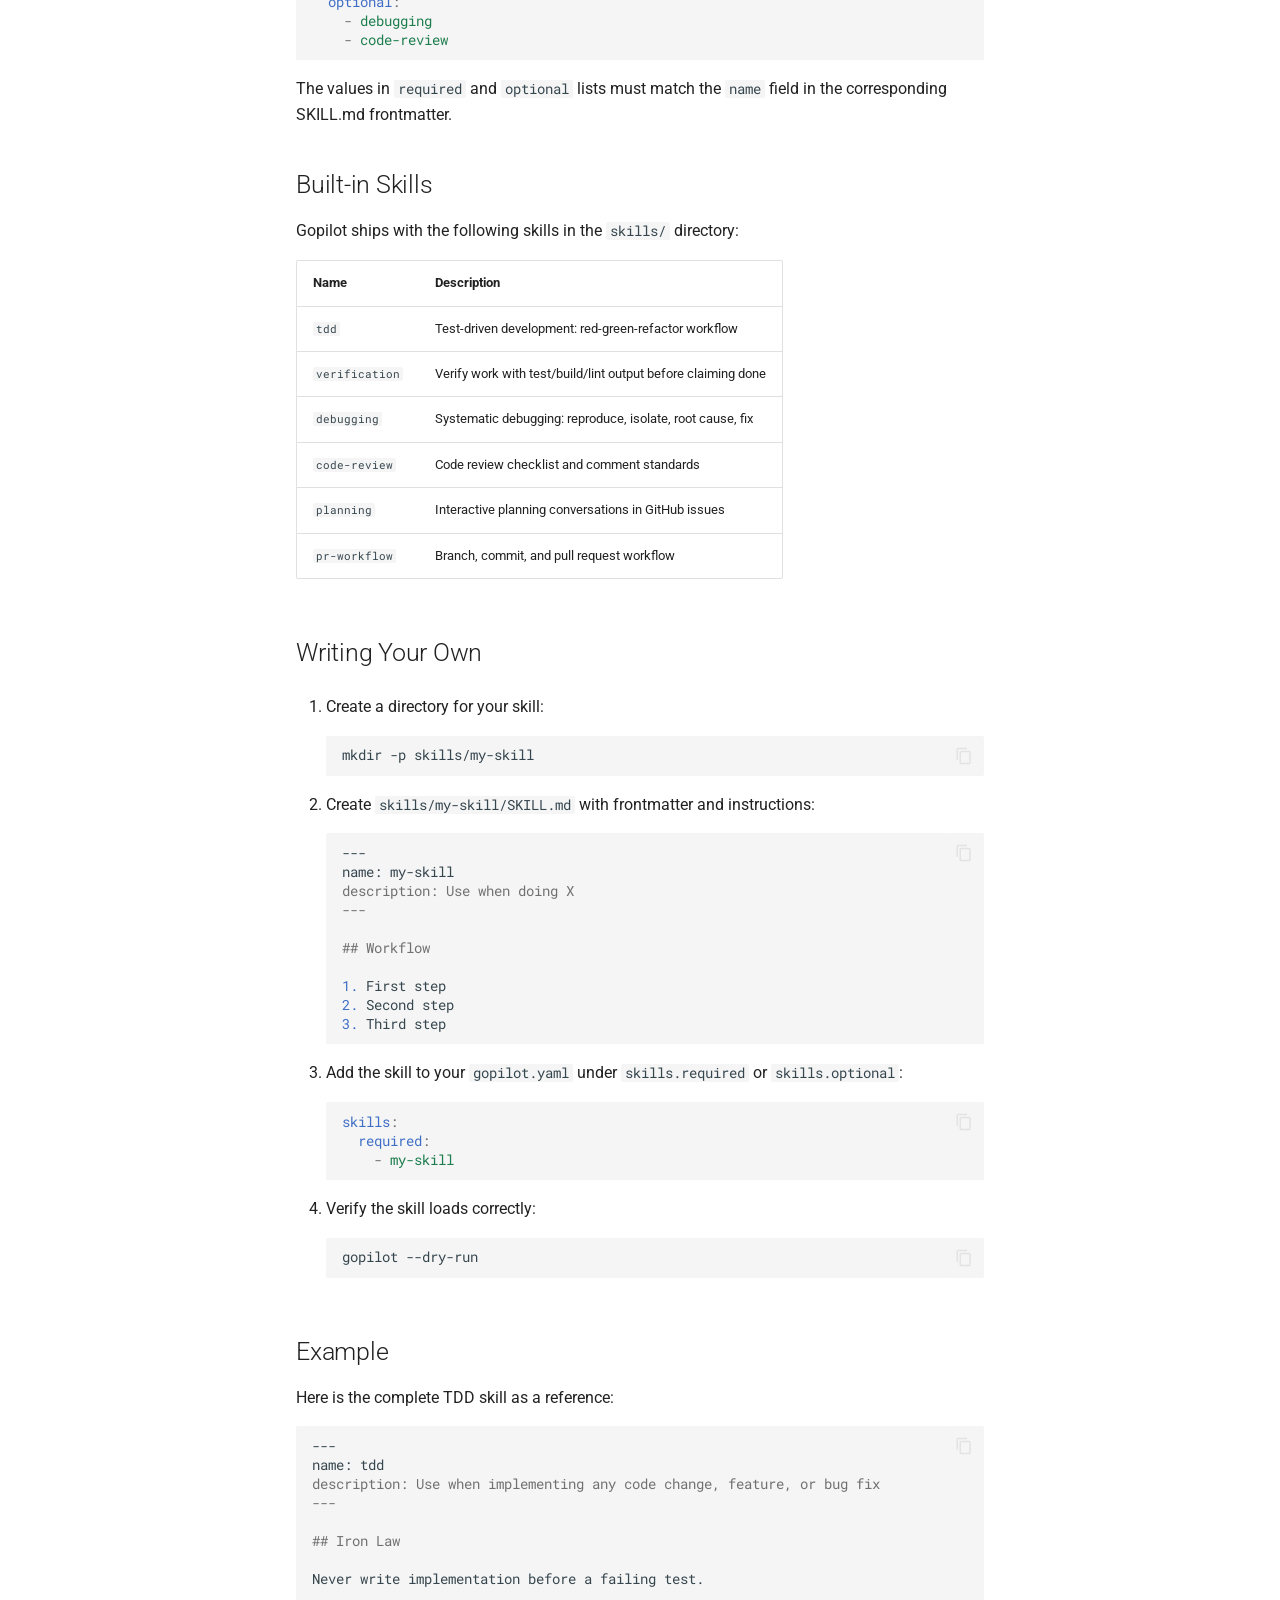
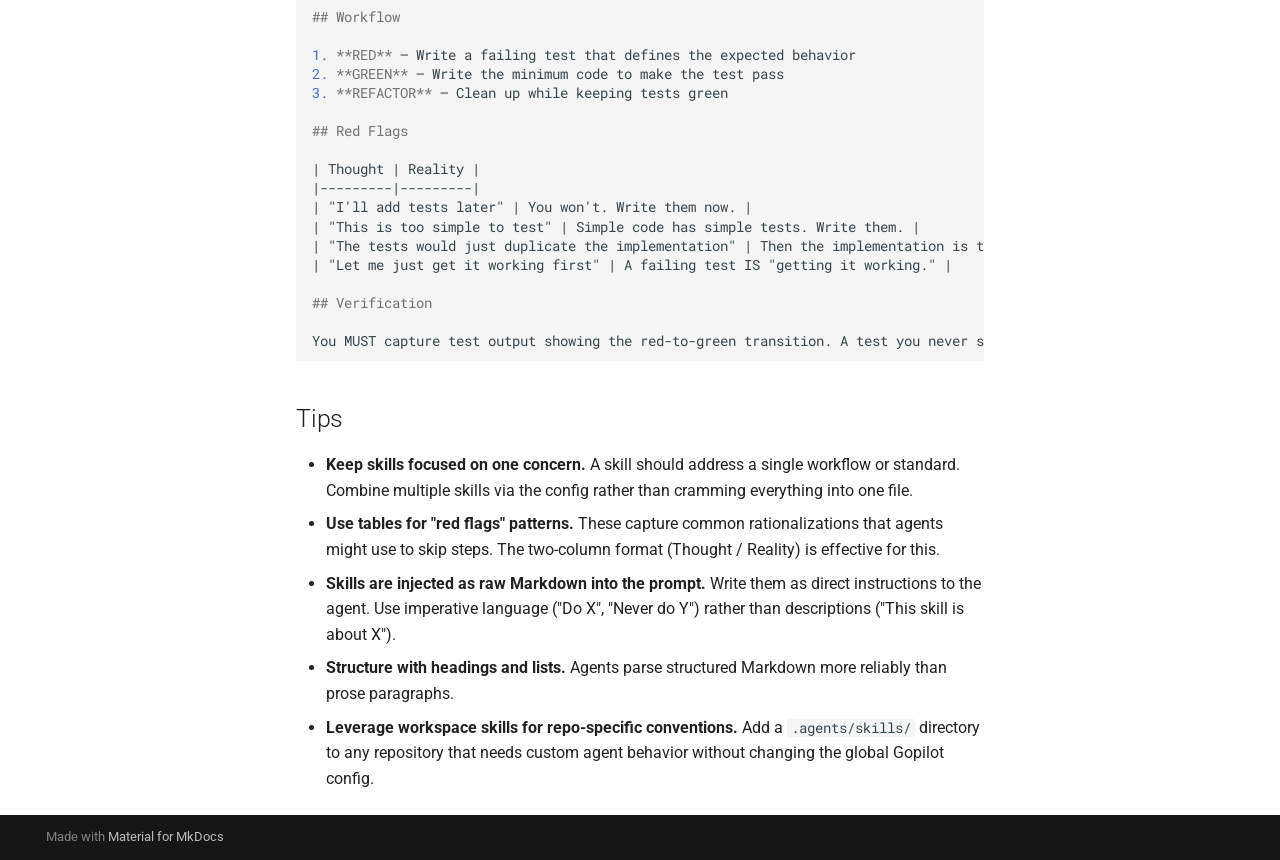
<file: skills/index.html>
<!doctype html>
<html lang="en" class="no-js">
  <head>
    
      <meta charset="utf-8">
      <meta name="viewport" content="width=device-width,initial-scale=1">
      
        <meta name="description" content="An AI agent orchestrator for GitHub Issues">
      
      
      
        <link rel="canonical" href="https://bketelsen.github.io/gopilot/skills/">
      
      
        <link rel="prev" href="../configuration/">
      
      
        <link rel="next" href="../cli/">
      
      
        
      
      
      <link rel="icon" href="../assets/images/favicon.png">
      <meta name="generator" content="mkdocs-1.6.1, mkdocs-material-9.7.4">
    
    
      
        <title>Writing Skills - Gopilot</title>
      
    
    
      <link rel="stylesheet" href="../assets/stylesheets/main.484c7ddc.min.css">
      
        
        <link rel="stylesheet" href="../assets/stylesheets/palette.ab4e12ef.min.css">
      
      


    
    
      
    
    
      
        
        
        <link rel="preconnect" href="https://fonts.gstatic.com" crossorigin>
        <link rel="stylesheet" href="https://fonts.googleapis.com/css?family=Roboto:300,300i,400,400i,700,700i%7CRoboto+Mono:400,400i,700,700i&display=fallback">
        <style>:root{--md-text-font:"Roboto";--md-code-font:"Roboto Mono"}</style>
      
    
    
    <script>__md_scope=new URL("..",location),__md_hash=e=>[...e].reduce(((e,_)=>(e<<5)-e+_.charCodeAt(0)),0),__md_get=(e,_=localStorage,t=__md_scope)=>JSON.parse(_.getItem(t.pathname+"."+e)),__md_set=(e,_,t=localStorage,a=__md_scope)=>{try{t.setItem(a.pathname+"."+e,JSON.stringify(_))}catch(e){}}</script>
    
      

    
    
  </head>
  
  
    
    
      
    
    
    
    
    <body dir="ltr" data-md-color-scheme="default" data-md-color-primary="indigo" data-md-color-accent="indigo">
  
    
    <input class="md-toggle" data-md-toggle="drawer" type="checkbox" id="__drawer" autocomplete="off">
    <input class="md-toggle" data-md-toggle="search" type="checkbox" id="__search" autocomplete="off">
    <label class="md-overlay" for="__drawer"></label>
    <div data-md-component="skip">
      
        
        <a href="#writing-skills" class="md-skip">
          Skip to content
        </a>
      
    </div>
    <div data-md-component="announce">
      
    </div>
    
    
      

<header class="md-header" data-md-component="header">
  <nav class="md-header__inner md-grid" aria-label="Header">
    <a href=".." title="Gopilot" class="md-header__button md-logo" aria-label="Gopilot" data-md-component="logo">
      
  
  <svg xmlns="http://www.w3.org/2000/svg" viewBox="0 0 24 24"><path d="M12 8a3 3 0 0 0 3-3 3 3 0 0 0-3-3 3 3 0 0 0-3 3 3 3 0 0 0 3 3m0 3.54C9.64 9.35 6.5 8 3 8v11c3.5 0 6.64 1.35 9 3.54 2.36-2.19 5.5-3.54 9-3.54V8c-3.5 0-6.64 1.35-9 3.54"/></svg>

    </a>
    <label class="md-header__button md-icon" for="__drawer">
      
      <svg xmlns="http://www.w3.org/2000/svg" viewBox="0 0 24 24"><path d="M3 6h18v2H3zm0 5h18v2H3zm0 5h18v2H3z"/></svg>
    </label>
    <div class="md-header__title" data-md-component="header-title">
      <div class="md-header__ellipsis">
        <div class="md-header__topic">
          <span class="md-ellipsis">
            Gopilot
          </span>
        </div>
        <div class="md-header__topic" data-md-component="header-topic">
          <span class="md-ellipsis">
            
              Writing Skills
            
          </span>
        </div>
      </div>
    </div>
    
      
        <form class="md-header__option" data-md-component="palette">
  
    
    
    
    <input class="md-option" data-md-color-media="" data-md-color-scheme="default" data-md-color-primary="indigo" data-md-color-accent="indigo"  aria-label="Switch to dark mode"  type="radio" name="__palette" id="__palette_0">
    
      <label class="md-header__button md-icon" title="Switch to dark mode" for="__palette_1" hidden>
        <svg xmlns="http://www.w3.org/2000/svg" viewBox="0 0 24 24"><path d="M12 8a4 4 0 0 0-4 4 4 4 0 0 0 4 4 4 4 0 0 0 4-4 4 4 0 0 0-4-4m0 10a6 6 0 0 1-6-6 6 6 0 0 1 6-6 6 6 0 0 1 6 6 6 6 0 0 1-6 6m8-9.31V4h-4.69L12 .69 8.69 4H4v4.69L.69 12 4 15.31V20h4.69L12 23.31 15.31 20H20v-4.69L23.31 12z"/></svg>
      </label>
    
  
    
    
    
    <input class="md-option" data-md-color-media="" data-md-color-scheme="slate" data-md-color-primary="indigo" data-md-color-accent="indigo"  aria-label="Switch to light mode"  type="radio" name="__palette" id="__palette_1">
    
      <label class="md-header__button md-icon" title="Switch to light mode" for="__palette_0" hidden>
        <svg xmlns="http://www.w3.org/2000/svg" viewBox="0 0 24 24"><path d="M12 18c-.89 0-1.74-.2-2.5-.55C11.56 16.5 13 14.42 13 12s-1.44-4.5-3.5-5.45C10.26 6.2 11.11 6 12 6a6 6 0 0 1 6 6 6 6 0 0 1-6 6m8-9.31V4h-4.69L12 .69 8.69 4H4v4.69L.69 12 4 15.31V20h4.69L12 23.31 15.31 20H20v-4.69L23.31 12z"/></svg>
      </label>
    
  
</form>
      
    
    
      <script>var palette=__md_get("__palette");if(palette&&palette.color){if("(prefers-color-scheme)"===palette.color.media){var media=matchMedia("(prefers-color-scheme: light)"),input=document.querySelector(media.matches?"[data-md-color-media='(prefers-color-scheme: light)']":"[data-md-color-media='(prefers-color-scheme: dark)']");palette.color.media=input.getAttribute("data-md-color-media"),palette.color.scheme=input.getAttribute("data-md-color-scheme"),palette.color.primary=input.getAttribute("data-md-color-primary"),palette.color.accent=input.getAttribute("data-md-color-accent")}for(var[key,value]of Object.entries(palette.color))document.body.setAttribute("data-md-color-"+key,value)}</script>
    
    
    
      
      
        <label class="md-header__button md-icon" for="__search">
          
          <svg xmlns="http://www.w3.org/2000/svg" viewBox="0 0 24 24"><path d="M9.5 3A6.5 6.5 0 0 1 16 9.5c0 1.61-.59 3.09-1.56 4.23l.27.27h.79l5 5-1.5 1.5-5-5v-.79l-.27-.27A6.52 6.52 0 0 1 9.5 16 6.5 6.5 0 0 1 3 9.5 6.5 6.5 0 0 1 9.5 3m0 2C7 5 5 7 5 9.5S7 14 9.5 14 14 12 14 9.5 12 5 9.5 5"/></svg>
        </label>
        <div class="md-search" data-md-component="search" role="dialog">
  <label class="md-search__overlay" for="__search"></label>
  <div class="md-search__inner" role="search">
    <form class="md-search__form" name="search">
      <input type="text" class="md-search__input" name="query" aria-label="Search" placeholder="Search" autocapitalize="off" autocorrect="off" autocomplete="off" spellcheck="false" data-md-component="search-query" required>
      <label class="md-search__icon md-icon" for="__search">
        
        <svg xmlns="http://www.w3.org/2000/svg" viewBox="0 0 24 24"><path d="M9.5 3A6.5 6.5 0 0 1 16 9.5c0 1.61-.59 3.09-1.56 4.23l.27.27h.79l5 5-1.5 1.5-5-5v-.79l-.27-.27A6.52 6.52 0 0 1 9.5 16 6.5 6.5 0 0 1 3 9.5 6.5 6.5 0 0 1 9.5 3m0 2C7 5 5 7 5 9.5S7 14 9.5 14 14 12 14 9.5 12 5 9.5 5"/></svg>
        
        <svg xmlns="http://www.w3.org/2000/svg" viewBox="0 0 24 24"><path d="M20 11v2H8l5.5 5.5-1.42 1.42L4.16 12l7.92-7.92L13.5 5.5 8 11z"/></svg>
      </label>
      <nav class="md-search__options" aria-label="Search">
        
        <button type="reset" class="md-search__icon md-icon" title="Clear" aria-label="Clear" tabindex="-1">
          
          <svg xmlns="http://www.w3.org/2000/svg" viewBox="0 0 24 24"><path d="M19 6.41 17.59 5 12 10.59 6.41 5 5 6.41 10.59 12 5 17.59 6.41 19 12 13.41 17.59 19 19 17.59 13.41 12z"/></svg>
        </button>
      </nav>
      
        <div class="md-search__suggest" data-md-component="search-suggest"></div>
      
    </form>
    <div class="md-search__output">
      <div class="md-search__scrollwrap" tabindex="0" data-md-scrollfix>
        <div class="md-search-result" data-md-component="search-result">
          <div class="md-search-result__meta">
            Initializing search
          </div>
          <ol class="md-search-result__list" role="presentation"></ol>
        </div>
      </div>
    </div>
  </div>
</div>
      
    
    
      <div class="md-header__source">
        <a href="https://github.com/bketelsen/gopilot" title="Go to repository" class="md-source" data-md-component="source">
  <div class="md-source__icon md-icon">
    
    <svg xmlns="http://www.w3.org/2000/svg" viewBox="0 0 448 512"><!--! Font Awesome Free 7.1.0 by @fontawesome - https://fontawesome.com License - https://fontawesome.com/license/free (Icons: CC BY 4.0, Fonts: SIL OFL 1.1, Code: MIT License) Copyright 2025 Fonticons, Inc.--><path d="M439.6 236.1 244 40.5c-5.4-5.5-12.8-8.5-20.4-8.5s-15 3-20.4 8.4L162.5 81l51.5 51.5c27.1-9.1 52.7 16.8 43.4 43.7l49.7 49.7c34.2-11.8 61.2 31 35.5 56.7-26.5 26.5-70.2-2.9-56-37.3L240.3 199v121.9c25.3 12.5 22.3 41.8 9.1 55-6.4 6.4-15.2 10.1-24.3 10.1s-17.8-3.6-24.3-10.1c-17.6-17.6-11.1-46.9 11.2-56v-123c-20.8-8.5-24.6-30.7-18.6-45L142.6 101 8.5 235.1C3 240.6 0 247.9 0 255.5s3 15 8.5 20.4l195.6 195.7c5.4 5.4 12.7 8.4 20.4 8.4s15-3 20.4-8.4l194.7-194.7c5.4-5.4 8.4-12.8 8.4-20.4s-3-15-8.4-20.4"/></svg>
  </div>
  <div class="md-source__repository">
    bketelsen/gopilot
  </div>
</a>
      </div>
    
  </nav>
  
</header>
    
    <div class="md-container" data-md-component="container">
      
      
        
          
            
<nav class="md-tabs" aria-label="Tabs" data-md-component="tabs">
  <div class="md-grid">
    <ul class="md-tabs__list">
      
        
  
  
  
  
    <li class="md-tabs__item">
      <a href=".." class="md-tabs__link">
        
  
  
    
  
  Home

      </a>
    </li>
  

      
        
  
  
  
  
    <li class="md-tabs__item">
      <a href="../getting-started/" class="md-tabs__link">
        
  
  
    
  
  Getting Started

      </a>
    </li>
  

      
        
  
  
  
  
    <li class="md-tabs__item">
      <a href="../configuration/" class="md-tabs__link">
        
  
  
    
  
  Configuration

      </a>
    </li>
  

      
        
  
  
  
    
  
  
    <li class="md-tabs__item md-tabs__item--active">
      <a href="./" class="md-tabs__link">
        
  
  
    
  
  Writing Skills

      </a>
    </li>
  

      
        
  
  
  
  
    <li class="md-tabs__item">
      <a href="../cli/" class="md-tabs__link">
        
  
  
    
  
  CLI Reference

      </a>
    </li>
  

      
        
  
  
  
  
    <li class="md-tabs__item">
      <a href="../architecture/" class="md-tabs__link">
        
  
  
    
  
  Architecture

      </a>
    </li>
  

      
        
  
  
  
  
    <li class="md-tabs__item">
      <a href="../dashboard/" class="md-tabs__link">
        
  
  
    
  
  Dashboard

      </a>
    </li>
  

      
    </ul>
  </div>
</nav>
          
        
      
      <main class="md-main" data-md-component="main">
        <div class="md-main__inner md-grid">
          
            
              
              <div class="md-sidebar md-sidebar--primary" data-md-component="sidebar" data-md-type="navigation" >
                <div class="md-sidebar__scrollwrap">
                  <div class="md-sidebar__inner">
                    


  


<nav class="md-nav md-nav--primary md-nav--lifted" aria-label="Navigation" data-md-level="0">
  <label class="md-nav__title" for="__drawer">
    <a href=".." title="Gopilot" class="md-nav__button md-logo" aria-label="Gopilot" data-md-component="logo">
      
  
  <svg xmlns="http://www.w3.org/2000/svg" viewBox="0 0 24 24"><path d="M12 8a3 3 0 0 0 3-3 3 3 0 0 0-3-3 3 3 0 0 0-3 3 3 3 0 0 0 3 3m0 3.54C9.64 9.35 6.5 8 3 8v11c3.5 0 6.64 1.35 9 3.54 2.36-2.19 5.5-3.54 9-3.54V8c-3.5 0-6.64 1.35-9 3.54"/></svg>

    </a>
    Gopilot
  </label>
  
    <div class="md-nav__source">
      <a href="https://github.com/bketelsen/gopilot" title="Go to repository" class="md-source" data-md-component="source">
  <div class="md-source__icon md-icon">
    
    <svg xmlns="http://www.w3.org/2000/svg" viewBox="0 0 448 512"><!--! Font Awesome Free 7.1.0 by @fontawesome - https://fontawesome.com License - https://fontawesome.com/license/free (Icons: CC BY 4.0, Fonts: SIL OFL 1.1, Code: MIT License) Copyright 2025 Fonticons, Inc.--><path d="M439.6 236.1 244 40.5c-5.4-5.5-12.8-8.5-20.4-8.5s-15 3-20.4 8.4L162.5 81l51.5 51.5c27.1-9.1 52.7 16.8 43.4 43.7l49.7 49.7c34.2-11.8 61.2 31 35.5 56.7-26.5 26.5-70.2-2.9-56-37.3L240.3 199v121.9c25.3 12.5 22.3 41.8 9.1 55-6.4 6.4-15.2 10.1-24.3 10.1s-17.8-3.6-24.3-10.1c-17.6-17.6-11.1-46.9 11.2-56v-123c-20.8-8.5-24.6-30.7-18.6-45L142.6 101 8.5 235.1C3 240.6 0 247.9 0 255.5s3 15 8.5 20.4l195.6 195.7c5.4 5.4 12.7 8.4 20.4 8.4s15-3 20.4-8.4l194.7-194.7c5.4-5.4 8.4-12.8 8.4-20.4s-3-15-8.4-20.4"/></svg>
  </div>
  <div class="md-source__repository">
    bketelsen/gopilot
  </div>
</a>
    </div>
  
  <ul class="md-nav__list" data-md-scrollfix>
    
      
      
  
  
  
  
    <li class="md-nav__item">
      <a href=".." class="md-nav__link">
        
  
  
  <span class="md-ellipsis">
    
  
    Home
  

    
  </span>
  
  

      </a>
    </li>
  

    
      
      
  
  
  
  
    <li class="md-nav__item">
      <a href="../getting-started/" class="md-nav__link">
        
  
  
  <span class="md-ellipsis">
    
  
    Getting Started
  

    
  </span>
  
  

      </a>
    </li>
  

    
      
      
  
  
  
  
    <li class="md-nav__item">
      <a href="../configuration/" class="md-nav__link">
        
  
  
  <span class="md-ellipsis">
    
  
    Configuration
  

    
  </span>
  
  

      </a>
    </li>
  

    
      
      
  
  
    
  
  
  
    <li class="md-nav__item md-nav__item--active">
      
      <input class="md-nav__toggle md-toggle" type="checkbox" id="__toc">
      
      
        
      
      
        <label class="md-nav__link md-nav__link--active" for="__toc">
          
  
  
  <span class="md-ellipsis">
    
  
    Writing Skills
  

    
  </span>
  
  

          <span class="md-nav__icon md-icon"></span>
        </label>
      
      <a href="./" class="md-nav__link md-nav__link--active">
        
  
  
  <span class="md-ellipsis">
    
  
    Writing Skills
  

    
  </span>
  
  

      </a>
      
        

<nav class="md-nav md-nav--secondary" aria-label="Table of contents">
  
  
  
    
  
  
    <label class="md-nav__title" for="__toc">
      <span class="md-nav__icon md-icon"></span>
      Table of contents
    </label>
    <ul class="md-nav__list" data-md-component="toc" data-md-scrollfix>
      
        <li class="md-nav__item">
  <a href="#overview" class="md-nav__link">
    <span class="md-ellipsis">
      
        Overview
      
    </span>
  </a>
  
</li>
      
        <li class="md-nav__item">
  <a href="#skillmd-format" class="md-nav__link">
    <span class="md-ellipsis">
      
        SKILL.md Format
      
    </span>
  </a>
  
</li>
      
        <li class="md-nav__item">
  <a href="#frontmatter-fields" class="md-nav__link">
    <span class="md-ellipsis">
      
        Frontmatter Fields
      
    </span>
  </a>
  
    <nav class="md-nav" aria-label="Frontmatter Fields">
      <ul class="md-nav__list">
        
          <li class="md-nav__item">
  <a href="#name-validation" class="md-nav__link">
    <span class="md-ellipsis">
      
        Name Validation
      
    </span>
  </a>
  
</li>
        
      </ul>
    </nav>
  
</li>
      
        <li class="md-nav__item">
  <a href="#directory-structure" class="md-nav__link">
    <span class="md-ellipsis">
      
        Directory Structure
      
    </span>
  </a>
  
    <nav class="md-nav" aria-label="Directory Structure">
      <ul class="md-nav__list">
        
          <li class="md-nav__item">
  <a href="#config-level-skills-directory" class="md-nav__link">
    <span class="md-ellipsis">
      
        Config-level skills directory
      
    </span>
  </a>
  
</li>
        
          <li class="md-nav__item">
  <a href="#workspace-level-skills" class="md-nav__link">
    <span class="md-ellipsis">
      
        Workspace-level skills
      
    </span>
  </a>
  
</li>
        
          <li class="md-nav__item">
  <a href="#precedence" class="md-nav__link">
    <span class="md-ellipsis">
      
        Precedence
      
    </span>
  </a>
  
</li>
        
      </ul>
    </nav>
  
</li>
      
        <li class="md-nav__item">
  <a href="#required-vs-optional-progressive-disclosure" class="md-nav__link">
    <span class="md-ellipsis">
      
        Required vs Optional (Progressive Disclosure)
      
    </span>
  </a>
  
</li>
      
        <li class="md-nav__item">
  <a href="#built-in-skills" class="md-nav__link">
    <span class="md-ellipsis">
      
        Built-in Skills
      
    </span>
  </a>
  
</li>
      
        <li class="md-nav__item">
  <a href="#writing-your-own" class="md-nav__link">
    <span class="md-ellipsis">
      
        Writing Your Own
      
    </span>
  </a>
  
</li>
      
        <li class="md-nav__item">
  <a href="#example" class="md-nav__link">
    <span class="md-ellipsis">
      
        Example
      
    </span>
  </a>
  
</li>
      
        <li class="md-nav__item">
  <a href="#tips" class="md-nav__link">
    <span class="md-ellipsis">
      
        Tips
      
    </span>
  </a>
  
</li>
      
    </ul>
  
</nav>
      
    </li>
  

    
      
      
  
  
  
  
    <li class="md-nav__item">
      <a href="../cli/" class="md-nav__link">
        
  
  
  <span class="md-ellipsis">
    
  
    CLI Reference
  

    
  </span>
  
  

      </a>
    </li>
  

    
      
      
  
  
  
  
    <li class="md-nav__item">
      <a href="../architecture/" class="md-nav__link">
        
  
  
  <span class="md-ellipsis">
    
  
    Architecture
  

    
  </span>
  
  

      </a>
    </li>
  

    
      
      
  
  
  
  
    <li class="md-nav__item">
      <a href="../dashboard/" class="md-nav__link">
        
  
  
  <span class="md-ellipsis">
    
  
    Dashboard
  

    
  </span>
  
  

      </a>
    </li>
  

    
  </ul>
</nav>
                  </div>
                </div>
              </div>
            
            
              
              <div class="md-sidebar md-sidebar--secondary" data-md-component="sidebar" data-md-type="toc" >
                <div class="md-sidebar__scrollwrap">
                  <div class="md-sidebar__inner">
                    

<nav class="md-nav md-nav--secondary" aria-label="Table of contents">
  
  
  
    
  
  
    <label class="md-nav__title" for="__toc">
      <span class="md-nav__icon md-icon"></span>
      Table of contents
    </label>
    <ul class="md-nav__list" data-md-component="toc" data-md-scrollfix>
      
        <li class="md-nav__item">
  <a href="#overview" class="md-nav__link">
    <span class="md-ellipsis">
      
        Overview
      
    </span>
  </a>
  
</li>
      
        <li class="md-nav__item">
  <a href="#skillmd-format" class="md-nav__link">
    <span class="md-ellipsis">
      
        SKILL.md Format
      
    </span>
  </a>
  
</li>
      
        <li class="md-nav__item">
  <a href="#frontmatter-fields" class="md-nav__link">
    <span class="md-ellipsis">
      
        Frontmatter Fields
      
    </span>
  </a>
  
    <nav class="md-nav" aria-label="Frontmatter Fields">
      <ul class="md-nav__list">
        
          <li class="md-nav__item">
  <a href="#name-validation" class="md-nav__link">
    <span class="md-ellipsis">
      
        Name Validation
      
    </span>
  </a>
  
</li>
        
      </ul>
    </nav>
  
</li>
      
        <li class="md-nav__item">
  <a href="#directory-structure" class="md-nav__link">
    <span class="md-ellipsis">
      
        Directory Structure
      
    </span>
  </a>
  
    <nav class="md-nav" aria-label="Directory Structure">
      <ul class="md-nav__list">
        
          <li class="md-nav__item">
  <a href="#config-level-skills-directory" class="md-nav__link">
    <span class="md-ellipsis">
      
        Config-level skills directory
      
    </span>
  </a>
  
</li>
        
          <li class="md-nav__item">
  <a href="#workspace-level-skills" class="md-nav__link">
    <span class="md-ellipsis">
      
        Workspace-level skills
      
    </span>
  </a>
  
</li>
        
          <li class="md-nav__item">
  <a href="#precedence" class="md-nav__link">
    <span class="md-ellipsis">
      
        Precedence
      
    </span>
  </a>
  
</li>
        
      </ul>
    </nav>
  
</li>
      
        <li class="md-nav__item">
  <a href="#required-vs-optional-progressive-disclosure" class="md-nav__link">
    <span class="md-ellipsis">
      
        Required vs Optional (Progressive Disclosure)
      
    </span>
  </a>
  
</li>
      
        <li class="md-nav__item">
  <a href="#built-in-skills" class="md-nav__link">
    <span class="md-ellipsis">
      
        Built-in Skills
      
    </span>
  </a>
  
</li>
      
        <li class="md-nav__item">
  <a href="#writing-your-own" class="md-nav__link">
    <span class="md-ellipsis">
      
        Writing Your Own
      
    </span>
  </a>
  
</li>
      
        <li class="md-nav__item">
  <a href="#example" class="md-nav__link">
    <span class="md-ellipsis">
      
        Example
      
    </span>
  </a>
  
</li>
      
        <li class="md-nav__item">
  <a href="#tips" class="md-nav__link">
    <span class="md-ellipsis">
      
        Tips
      
    </span>
  </a>
  
</li>
      
    </ul>
  
</nav>
                  </div>
                </div>
              </div>
            
          
          
            <div class="md-content" data-md-component="content">
              
              <article class="md-content__inner md-typeset">
                
                  


  
    <a href="https://github.com/bketelsen/gopilot/edit/main/docs/skills.md" title="Edit this page" class="md-content__button md-icon" rel="edit">
      
      <svg xmlns="http://www.w3.org/2000/svg" viewBox="0 0 24 24"><path d="M10 20H6V4h7v5h5v3.1l2-2V8l-6-6H6c-1.1 0-2 .9-2 2v16c0 1.1.9 2 2 2h4zm10.2-7c.1 0 .3.1.4.2l1.3 1.3c.2.2.2.6 0 .8l-1 1-2.1-2.1 1-1c.1-.1.2-.2.4-.2m0 3.9L14.1 23H12v-2.1l6.1-6.1z"/></svg>
    </a>
  
  


<h1 id="writing-skills">Writing Skills</h1>
<h2 id="overview">Overview</h2>
<p>Skills are behavioral contracts injected into agent prompts. They enforce workflows like TDD, verification, and debugging by providing structured instructions that agents must follow during execution. Each skill is a Markdown file with YAML frontmatter, stored as a <code>SKILL.md</code> file in a skills directory.</p>
<p>Gopilot's skill system follows the <a href="https://agentskills.io/specification">agentskills.io specification</a>, an open standard for portable AI agent skills.</p>
<p>Skills allow you to codify engineering standards -- test-driven development, verification before completion, systematic debugging -- and have them automatically applied to every agent run.</p>
<h2 id="skillmd-format">SKILL.md Format</h2>
<p>A skill file has two parts: YAML frontmatter (delimited by <code>---</code> lines) followed by the Markdown body.</p>
<div class="highlight"><pre><span></span><code><a id="__codelineno-0-1" name="__codelineno-0-1" href="#__codelineno-0-1"></a>---
<a id="__codelineno-0-2" name="__codelineno-0-2" href="#__codelineno-0-2"></a>name: my-skill
<a id="__codelineno-0-3" name="__codelineno-0-3" href="#__codelineno-0-3"></a><span class="gu">description: When to apply this skill</span>
<a id="__codelineno-0-4" name="__codelineno-0-4" href="#__codelineno-0-4"></a><span class="gu">---</span>
<a id="__codelineno-0-5" name="__codelineno-0-5" href="#__codelineno-0-5"></a>
<a id="__codelineno-0-6" name="__codelineno-0-6" href="#__codelineno-0-6"></a><span class="gu">## Section Heading</span>
<a id="__codelineno-0-7" name="__codelineno-0-7" href="#__codelineno-0-7"></a>
<a id="__codelineno-0-8" name="__codelineno-0-8" href="#__codelineno-0-8"></a>Instructions for the agent go here as standard Markdown.
</code></pre></div>
<p>The opening <code>---</code> must be the very first line of the file. The closing <code>---</code> separates the frontmatter from the body. Everything after the closing delimiter is the skill content that gets injected into the agent prompt.</p>
<h2 id="frontmatter-fields">Frontmatter Fields</h2>
<table>
<thead>
<tr>
<th>Field</th>
<th>Required</th>
<th>Description</th>
</tr>
</thead>
<tbody>
<tr>
<td><code>name</code></td>
<td>Yes</td>
<td>Unique identifier for the skill. Used in config to reference it.</td>
</tr>
<tr>
<td><code>description</code></td>
<td>Yes</td>
<td>When to use this skill. Helps agents decide applicability.</td>
</tr>
<tr>
<td><code>license</code></td>
<td>No</td>
<td>License identifier for the skill (e.g., <code>MIT</code>, <code>Apache-2.0</code>).</td>
</tr>
<tr>
<td><code>compatibility</code></td>
<td>No</td>
<td>List of compatible agents or platforms.</td>
</tr>
<tr>
<td><code>metadata</code></td>
<td>No</td>
<td>Arbitrary key-value pairs for additional information.</td>
</tr>
<tr>
<td><code>allowed-tools</code></td>
<td>No</td>
<td>Experimental. List of tools the agent is allowed to use with this skill.</td>
</tr>
</tbody>
</table>
<p>The <code>name</code> field is required. A SKILL.md file without a <code>name</code> in its frontmatter will be rejected by the loader.</p>
<h3 id="name-validation">Name Validation</h3>
<p>Skill names should use lowercase alphanumeric characters and hyphens (e.g., <code>my-skill</code>). Names that don't follow this convention will produce a warning in the logs but are still loaded -- the loader is lenient to avoid breaking existing setups.</p>
<p>If two skills share the same <code>name</code>, the last one loaded wins (skills are deduplicated by name). See <a href="#precedence">Precedence</a> for details on which directory wins.</p>
<h2 id="directory-structure">Directory Structure</h2>
<p>Skills can come from two sources:</p>
<h3 id="config-level-skills-directory">Config-level skills directory</h3>
<p>Set via <code>skills.dir</code> in <code>gopilot.yaml</code> (default: <code>./skills/</code>). Each skill gets its own subdirectory containing a <code>SKILL.md</code> file:</p>
<div class="highlight"><pre><span></span><code><a id="__codelineno-1-1" name="__codelineno-1-1" href="#__codelineno-1-1"></a>skills/
<a id="__codelineno-1-2" name="__codelineno-1-2" href="#__codelineno-1-2"></a>  tdd/
<a id="__codelineno-1-3" name="__codelineno-1-3" href="#__codelineno-1-3"></a>    SKILL.md
<a id="__codelineno-1-4" name="__codelineno-1-4" href="#__codelineno-1-4"></a>  verification/
<a id="__codelineno-1-5" name="__codelineno-1-5" href="#__codelineno-1-5"></a>    SKILL.md
<a id="__codelineno-1-6" name="__codelineno-1-6" href="#__codelineno-1-6"></a>  debugging/
<a id="__codelineno-1-7" name="__codelineno-1-7" href="#__codelineno-1-7"></a>    SKILL.md
<a id="__codelineno-1-8" name="__codelineno-1-8" href="#__codelineno-1-8"></a>  my-custom-skill/
<a id="__codelineno-1-9" name="__codelineno-1-9" href="#__codelineno-1-9"></a>    SKILL.md
</code></pre></div>
<h3 id="workspace-level-skills">Workspace-level skills</h3>
<p>Repositories can ship their own skills in a <code>.agents/skills/</code> directory at the repo root. These are auto-discovered at dispatch time when the workspace is set up -- no configuration is needed.</p>
<div class="highlight"><pre><span></span><code><a id="__codelineno-2-1" name="__codelineno-2-1" href="#__codelineno-2-1"></a>my-repo/
<a id="__codelineno-2-2" name="__codelineno-2-2" href="#__codelineno-2-2"></a>  .agents/
<a id="__codelineno-2-3" name="__codelineno-2-3" href="#__codelineno-2-3"></a>    skills/
<a id="__codelineno-2-4" name="__codelineno-2-4" href="#__codelineno-2-4"></a>      repo-conventions/
<a id="__codelineno-2-5" name="__codelineno-2-5" href="#__codelineno-2-5"></a>        SKILL.md
<a id="__codelineno-2-6" name="__codelineno-2-6" href="#__codelineno-2-6"></a>      deploy-checklist/
<a id="__codelineno-2-7" name="__codelineno-2-7" href="#__codelineno-2-7"></a>        SKILL.md
<a id="__codelineno-2-8" name="__codelineno-2-8" href="#__codelineno-2-8"></a>  src/
<a id="__codelineno-2-9" name="__codelineno-2-9" href="#__codelineno-2-9"></a>  ...
</code></pre></div>
<p>The loader walks each skills directory looking for files named exactly <code>SKILL.md</code>, up to 4 levels deep. Any file not named <code>SKILL.md</code> is ignored.</p>
<h3 id="precedence">Precedence</h3>
<p>When skills from multiple directories share the same <code>name</code>, workspace-level skills (from <code>.agents/skills/</code>) override config-level skills. This allows repositories to customize or replace global skills for their specific needs.</p>
<h2 id="required-vs-optional-progressive-disclosure">Required vs Optional (Progressive Disclosure)</h2>
<p>Skills are classified as <strong>required</strong> or <strong>optional</strong> in the configuration. The two categories use different injection strategies:</p>
<ul>
<li><strong>Required</strong> skills are injected as <strong>full content</strong> into every agent prompt. The complete Markdown body of each required skill is included directly in the rendered prompt.</li>
<li><strong>Optional</strong> skills are presented as a <strong>catalog</strong> -- a list of skill names, descriptions, and file paths. The agent can read the full skill content on demand by accessing the file path. This keeps prompts compact while still making all skills discoverable.</li>
</ul>
<p>This progressive disclosure approach ensures agents always have critical instructions (required skills) while avoiding prompt bloat from optional skills that may not be relevant to every task.</p>
<p>Configure skills in <code>gopilot.yaml</code> under the <code>skills</code> section:</p>
<div class="highlight"><pre><span></span><code><a id="__codelineno-3-1" name="__codelineno-3-1" href="#__codelineno-3-1"></a><span class="nt">skills</span><span class="p">:</span>
<a id="__codelineno-3-2" name="__codelineno-3-2" href="#__codelineno-3-2"></a><span class="w">  </span><span class="nt">dir</span><span class="p">:</span><span class="w"> </span><span class="l l-Scalar l-Scalar-Plain">./skills</span>
<a id="__codelineno-3-3" name="__codelineno-3-3" href="#__codelineno-3-3"></a><span class="w">  </span><span class="nt">required</span><span class="p">:</span>
<a id="__codelineno-3-4" name="__codelineno-3-4" href="#__codelineno-3-4"></a><span class="w">    </span><span class="p p-Indicator">-</span><span class="w"> </span><span class="l l-Scalar l-Scalar-Plain">tdd</span>
<a id="__codelineno-3-5" name="__codelineno-3-5" href="#__codelineno-3-5"></a><span class="w">    </span><span class="p p-Indicator">-</span><span class="w"> </span><span class="l l-Scalar l-Scalar-Plain">verification</span>
<a id="__codelineno-3-6" name="__codelineno-3-6" href="#__codelineno-3-6"></a><span class="w">  </span><span class="nt">optional</span><span class="p">:</span>
<a id="__codelineno-3-7" name="__codelineno-3-7" href="#__codelineno-3-7"></a><span class="w">    </span><span class="p p-Indicator">-</span><span class="w"> </span><span class="l l-Scalar l-Scalar-Plain">debugging</span>
<a id="__codelineno-3-8" name="__codelineno-3-8" href="#__codelineno-3-8"></a><span class="w">    </span><span class="p p-Indicator">-</span><span class="w"> </span><span class="l l-Scalar l-Scalar-Plain">code-review</span>
</code></pre></div>
<p>The values in <code>required</code> and <code>optional</code> lists must match the <code>name</code> field in the corresponding SKILL.md frontmatter.</p>
<h2 id="built-in-skills">Built-in Skills</h2>
<p>Gopilot ships with the following skills in the <code>skills/</code> directory:</p>
<table>
<thead>
<tr>
<th>Name</th>
<th>Description</th>
</tr>
</thead>
<tbody>
<tr>
<td><code>tdd</code></td>
<td>Test-driven development: red-green-refactor workflow</td>
</tr>
<tr>
<td><code>verification</code></td>
<td>Verify work with test/build/lint output before claiming done</td>
</tr>
<tr>
<td><code>debugging</code></td>
<td>Systematic debugging: reproduce, isolate, root cause, fix</td>
</tr>
<tr>
<td><code>code-review</code></td>
<td>Code review checklist and comment standards</td>
</tr>
<tr>
<td><code>planning</code></td>
<td>Interactive planning conversations in GitHub issues</td>
</tr>
<tr>
<td><code>pr-workflow</code></td>
<td>Branch, commit, and pull request workflow</td>
</tr>
</tbody>
</table>
<h2 id="writing-your-own">Writing Your Own</h2>
<ol>
<li>
<p>Create a directory for your skill:</p>
<div class="highlight"><pre><span></span><code><a id="__codelineno-4-1" name="__codelineno-4-1" href="#__codelineno-4-1"></a>mkdir<span class="w"> </span>-p<span class="w"> </span>skills/my-skill
</code></pre></div>
</li>
<li>
<p>Create <code>skills/my-skill/SKILL.md</code> with frontmatter and instructions:</p>
<div class="highlight"><pre><span></span><code><a id="__codelineno-5-1" name="__codelineno-5-1" href="#__codelineno-5-1"></a>---
<a id="__codelineno-5-2" name="__codelineno-5-2" href="#__codelineno-5-2"></a>name: my-skill
<a id="__codelineno-5-3" name="__codelineno-5-3" href="#__codelineno-5-3"></a><span class="gu">description: Use when doing X</span>
<a id="__codelineno-5-4" name="__codelineno-5-4" href="#__codelineno-5-4"></a><span class="gu">---</span>
<a id="__codelineno-5-5" name="__codelineno-5-5" href="#__codelineno-5-5"></a>
<a id="__codelineno-5-6" name="__codelineno-5-6" href="#__codelineno-5-6"></a><span class="gu">## Workflow</span>
<a id="__codelineno-5-7" name="__codelineno-5-7" href="#__codelineno-5-7"></a>
<a id="__codelineno-5-8" name="__codelineno-5-8" href="#__codelineno-5-8"></a><span class="k">1.</span> First step
<a id="__codelineno-5-9" name="__codelineno-5-9" href="#__codelineno-5-9"></a><span class="k">2.</span> Second step
<a id="__codelineno-5-10" name="__codelineno-5-10" href="#__codelineno-5-10"></a><span class="k">3.</span> Third step
</code></pre></div>
</li>
<li>
<p>Add the skill to your <code>gopilot.yaml</code> under <code>skills.required</code> or <code>skills.optional</code>:</p>
<div class="highlight"><pre><span></span><code><a id="__codelineno-6-1" name="__codelineno-6-1" href="#__codelineno-6-1"></a><span class="nt">skills</span><span class="p">:</span>
<a id="__codelineno-6-2" name="__codelineno-6-2" href="#__codelineno-6-2"></a><span class="w">  </span><span class="nt">required</span><span class="p">:</span>
<a id="__codelineno-6-3" name="__codelineno-6-3" href="#__codelineno-6-3"></a><span class="w">    </span><span class="p p-Indicator">-</span><span class="w"> </span><span class="l l-Scalar l-Scalar-Plain">my-skill</span>
</code></pre></div>
</li>
<li>
<p>Verify the skill loads correctly:</p>
<div class="highlight"><pre><span></span><code><a id="__codelineno-7-1" name="__codelineno-7-1" href="#__codelineno-7-1"></a>gopilot<span class="w"> </span>--dry-run
</code></pre></div>
</li>
</ol>
<h2 id="example">Example</h2>
<p>Here is the complete TDD skill as a reference:</p>
<div class="highlight"><pre><span></span><code><a id="__codelineno-8-1" name="__codelineno-8-1" href="#__codelineno-8-1"></a>---
<a id="__codelineno-8-2" name="__codelineno-8-2" href="#__codelineno-8-2"></a>name: tdd
<a id="__codelineno-8-3" name="__codelineno-8-3" href="#__codelineno-8-3"></a><span class="gu">description: Use when implementing any code change, feature, or bug fix</span>
<a id="__codelineno-8-4" name="__codelineno-8-4" href="#__codelineno-8-4"></a><span class="gu">---</span>
<a id="__codelineno-8-5" name="__codelineno-8-5" href="#__codelineno-8-5"></a>
<a id="__codelineno-8-6" name="__codelineno-8-6" href="#__codelineno-8-6"></a><span class="gu">## Iron Law</span>
<a id="__codelineno-8-7" name="__codelineno-8-7" href="#__codelineno-8-7"></a>
<a id="__codelineno-8-8" name="__codelineno-8-8" href="#__codelineno-8-8"></a>Never write implementation before a failing test.
<a id="__codelineno-8-9" name="__codelineno-8-9" href="#__codelineno-8-9"></a>
<a id="__codelineno-8-10" name="__codelineno-8-10" href="#__codelineno-8-10"></a><span class="gu">## Workflow</span>
<a id="__codelineno-8-11" name="__codelineno-8-11" href="#__codelineno-8-11"></a>
<a id="__codelineno-8-12" name="__codelineno-8-12" href="#__codelineno-8-12"></a><span class="k">1.</span> <span class="gs">**RED**</span> — Write a failing test that defines the expected behavior
<a id="__codelineno-8-13" name="__codelineno-8-13" href="#__codelineno-8-13"></a><span class="k">2.</span> <span class="gs">**GREEN**</span> — Write the minimum code to make the test pass
<a id="__codelineno-8-14" name="__codelineno-8-14" href="#__codelineno-8-14"></a><span class="k">3.</span> <span class="gs">**REFACTOR**</span> — Clean up while keeping tests green
<a id="__codelineno-8-15" name="__codelineno-8-15" href="#__codelineno-8-15"></a>
<a id="__codelineno-8-16" name="__codelineno-8-16" href="#__codelineno-8-16"></a><span class="gu">## Red Flags</span>
<a id="__codelineno-8-17" name="__codelineno-8-17" href="#__codelineno-8-17"></a>
<a id="__codelineno-8-18" name="__codelineno-8-18" href="#__codelineno-8-18"></a>| Thought | Reality |
<a id="__codelineno-8-19" name="__codelineno-8-19" href="#__codelineno-8-19"></a>|---------|---------|
<a id="__codelineno-8-20" name="__codelineno-8-20" href="#__codelineno-8-20"></a>| &quot;I&#39;ll add tests later&quot; | You won&#39;t. Write them now. |
<a id="__codelineno-8-21" name="__codelineno-8-21" href="#__codelineno-8-21"></a>| &quot;This is too simple to test&quot; | Simple code has simple tests. Write them. |
<a id="__codelineno-8-22" name="__codelineno-8-22" href="#__codelineno-8-22"></a>| &quot;The tests would just duplicate the implementation&quot; | Then the implementation is the test. Rethink your design. |
<a id="__codelineno-8-23" name="__codelineno-8-23" href="#__codelineno-8-23"></a>| &quot;Let me just get it working first&quot; | A failing test IS &quot;getting it working.&quot; |
<a id="__codelineno-8-24" name="__codelineno-8-24" href="#__codelineno-8-24"></a>
<a id="__codelineno-8-25" name="__codelineno-8-25" href="#__codelineno-8-25"></a><span class="gu">## Verification</span>
<a id="__codelineno-8-26" name="__codelineno-8-26" href="#__codelineno-8-26"></a>
<a id="__codelineno-8-27" name="__codelineno-8-27" href="#__codelineno-8-27"></a>You MUST capture test output showing the red-to-green transition. A test you never saw fail proves nothing.
</code></pre></div>
<h2 id="tips">Tips</h2>
<ul>
<li><strong>Keep skills focused on one concern.</strong> A skill should address a single workflow or standard. Combine multiple skills via the config rather than cramming everything into one file.</li>
<li><strong>Use tables for "red flags" patterns.</strong> These capture common rationalizations that agents might use to skip steps. The two-column format (Thought / Reality) is effective for this.</li>
<li><strong>Skills are injected as raw Markdown into the prompt.</strong> Write them as direct instructions to the agent. Use imperative language ("Do X", "Never do Y") rather than descriptions ("This skill is about X").</li>
<li><strong>Structure with headings and lists.</strong> Agents parse structured Markdown more reliably than prose paragraphs.</li>
<li><strong>Leverage workspace skills for repo-specific conventions.</strong> Add a <code>.agents/skills/</code> directory to any repository that needs custom agent behavior without changing the global Gopilot config.</li>
</ul>












                
              </article>
            </div>
          
          
<script>var target=document.getElementById(location.hash.slice(1));target&&target.name&&(target.checked=target.name.startsWith("__tabbed_"))</script>
        </div>
        
          <button type="button" class="md-top md-icon" data-md-component="top" hidden>
  
  <svg xmlns="http://www.w3.org/2000/svg" viewBox="0 0 24 24"><path d="M13 20h-2V8l-5.5 5.5-1.42-1.42L12 4.16l7.92 7.92-1.42 1.42L13 8z"/></svg>
  Back to top
</button>
        
      </main>
      
        <footer class="md-footer">
  
  <div class="md-footer-meta md-typeset">
    <div class="md-footer-meta__inner md-grid">
      <div class="md-copyright">
  
  
    Made with
    <a href="https://squidfunk.github.io/mkdocs-material/" target="_blank" rel="noopener">
      Material for MkDocs
    </a>
  
</div>
      
    </div>
  </div>
</footer>
      
    </div>
    <div class="md-dialog" data-md-component="dialog">
      <div class="md-dialog__inner md-typeset"></div>
    </div>
    
    
    
      
      
      <script id="__config" type="application/json">{"annotate": null, "base": "..", "features": ["navigation.tabs", "navigation.sections", "navigation.top", "search.suggest", "search.highlight", "content.code.copy", "content.action.edit"], "search": "../assets/javascripts/workers/search.2c215733.min.js", "tags": null, "translations": {"clipboard.copied": "Copied to clipboard", "clipboard.copy": "Copy to clipboard", "search.result.more.one": "1 more on this page", "search.result.more.other": "# more on this page", "search.result.none": "No matching documents", "search.result.one": "1 matching document", "search.result.other": "# matching documents", "search.result.placeholder": "Type to start searching", "search.result.term.missing": "Missing", "select.version": "Select version"}, "version": null}</script>
    
    
      <script src="../assets/javascripts/bundle.79ae519e.min.js"></script>
      
    
  </body>
</html>
</file>
<file: assets/stylesheets/main.484c7ddc.min.css>
@charset "UTF-8";html{-webkit-text-size-adjust:none;-moz-text-size-adjust:none;text-size-adjust:none;box-sizing:border-box}*,:after,:before{box-sizing:inherit}@media (prefers-reduced-motion){*,:after,:before{transition:none!important}}body{margin:0}a,button,input,label{-webkit-tap-highlight-color:transparent}a{color:inherit;text-decoration:none}hr{border:0;box-sizing:initial;display:block;height:.05rem;overflow:visible;padding:0}small{font-size:80%}sub,sup{line-height:1em}img{border-style:none}table{border-collapse:initial;border-spacing:0}td,th{font-weight:400;vertical-align:top}button{background:#0000;border:0;font-family:inherit;font-size:inherit;margin:0;padding:0}input{border:0;outline:none}:root{--md-primary-fg-color:#4051b5;--md-primary-fg-color--light:#5d6cc0;--md-primary-fg-color--dark:#303fa1;--md-primary-bg-color:#fff;--md-primary-bg-color--light:#ffffffb3;--md-accent-fg-color:#526cfe;--md-accent-fg-color--transparent:#526cfe1a;--md-accent-bg-color:#fff;--md-accent-bg-color--light:#ffffffb3}[data-md-color-scheme=default]{color-scheme:light}[data-md-color-scheme=default] img[src$="#gh-dark-mode-only"],[data-md-color-scheme=default] img[src$="#only-dark"]{display:none}:root,[data-md-color-scheme=default]{--md-hue:225deg;--md-default-fg-color:#000000de;--md-default-fg-color--light:#0000008a;--md-default-fg-color--lighter:#00000052;--md-default-fg-color--lightest:#00000012;--md-default-bg-color:#fff;--md-default-bg-color--light:#ffffffb3;--md-default-bg-color--lighter:#ffffff4d;--md-default-bg-color--lightest:#ffffff1f;--md-code-fg-color:#36464e;--md-code-bg-color:#f5f5f5;--md-code-bg-color--light:#f5f5f5b3;--md-code-bg-color--lighter:#f5f5f54d;--md-code-hl-color:#4287ff;--md-code-hl-color--light:#4287ff1a;--md-code-hl-number-color:#d52a2a;--md-code-hl-special-color:#db1457;--md-code-hl-function-color:#a846b9;--md-code-hl-constant-color:#6e59d9;--md-code-hl-keyword-color:#3f6ec6;--md-code-hl-string-color:#1c7d4d;--md-code-hl-name-color:var(--md-code-fg-color);--md-code-hl-operator-color:var(--md-default-fg-color--light);--md-code-hl-punctuation-color:var(--md-default-fg-color--light);--md-code-hl-comment-color:var(--md-default-fg-color--light);--md-code-hl-generic-color:var(--md-default-fg-color--light);--md-code-hl-variable-color:var(--md-default-fg-color--light);--md-typeset-color:var(--md-default-fg-color);--md-typeset-a-color:var(--md-primary-fg-color);--md-typeset-del-color:#f5503d26;--md-typeset-ins-color:#0bd57026;--md-typeset-kbd-color:#fafafa;--md-typeset-kbd-accent-color:#fff;--md-typeset-kbd-border-color:#b8b8b8;--md-typeset-mark-color:#ffff0080;--md-typeset-table-color:#0000001f;--md-typeset-table-color--light:rgba(0,0,0,.035);--md-admonition-fg-color:var(--md-default-fg-color);--md-admonition-bg-color:var(--md-default-bg-color);--md-warning-fg-color:#000000de;--md-warning-bg-color:#ff9;--md-footer-fg-color:#fff;--md-footer-fg-color--light:#ffffffb3;--md-footer-fg-color--lighter:#ffffff73;--md-footer-bg-color:#000000de;--md-footer-bg-color--dark:#00000052;--md-shadow-z1:0 0.2rem 0.5rem #0000000d,0 0 0.05rem #0000001a;--md-shadow-z2:0 0.2rem 0.5rem #0000001a,0 0 0.05rem #00000040;--md-shadow-z3:0 0.2rem 0.5rem #0003,0 0 0.05rem #00000059}.md-icon svg{fill:currentcolor;display:block;height:1.2rem;width:1.2rem}body{-webkit-font-smoothing:antialiased;-moz-osx-font-smoothing:grayscale;--md-text-font-family:var(--md-text-font,_),-apple-system,BlinkMacSystemFont,Helvetica,Arial,sans-serif;--md-code-font-family:var(--md-code-font,_),SFMono-Regular,Consolas,Menlo,monospace}aside,body,input{font-feature-settings:"kern","liga";color:var(--md-typeset-color);font-family:var(--md-text-font-family)}code,kbd,pre{font-feature-settings:"kern";font-family:var(--md-code-font-family)}:root{--md-typeset-table-sort-icon:url('data:image/svg+xml;charset=utf-8,<svg xmlns="http://www.w3.org/2000/svg" viewBox="0 0 24 24"><path d="m18 21-4-4h3V7h-3l4-4 4 4h-3v10h3M2 19v-2h10v2M2 13v-2h7v2M2 7V5h4v2z"/></svg>');--md-typeset-table-sort-icon--asc:url('data:image/svg+xml;charset=utf-8,<svg xmlns="http://www.w3.org/2000/svg" viewBox="0 0 24 24"><path d="M19 17h3l-4 4-4-4h3V3h2M2 17h10v2H2M6 5v2H2V5m0 6h7v2H2z"/></svg>');--md-typeset-table-sort-icon--desc:url('data:image/svg+xml;charset=utf-8,<svg xmlns="http://www.w3.org/2000/svg" viewBox="0 0 24 24"><path d="M19 7h3l-4-4-4 4h3v14h2M2 17h10v2H2M6 5v2H2V5m0 6h7v2H2z"/></svg>')}.md-typeset{-webkit-print-color-adjust:exact;color-adjust:exact;font-size:.8rem;line-height:1.6;overflow-wrap:break-word}@media print{.md-typeset{font-size:.68rem}}.md-typeset blockquote,.md-typeset dl,.md-typeset figure,.md-typeset ol,.md-typeset pre,.md-typeset ul{margin-bottom:1em;margin-top:1em}.md-typeset h1{color:var(--md-default-fg-color--light);font-size:2em;line-height:1.3;margin:0 0 1.25em}.md-typeset h1,.md-typeset h2{font-weight:300;letter-spacing:-.01em}.md-typeset h2{font-size:1.5625em;line-height:1.4;margin:1.6em 0 .64em}.md-typeset h3{font-size:1.25em;font-weight:400;letter-spacing:-.01em;line-height:1.5;margin:1.6em 0 .8em}.md-typeset h2+h3{margin-top:.8em}.md-typeset h4{font-weight:700;letter-spacing:-.01em;margin:1em 0}.md-typeset h5,.md-typeset h6{color:var(--md-default-fg-color--light);font-size:.8em;font-weight:700;letter-spacing:-.01em;margin:1.25em 0}.md-typeset h5{text-transform:uppercase}.md-typeset h5 code{text-transform:none}.md-typeset hr{border-bottom:.05rem solid var(--md-default-fg-color--lightest);display:flow-root;margin:1.5em 0}.md-typeset a{color:var(--md-typeset-a-color);word-break:break-word}.md-typeset a,.md-typeset a:before{transition:color 125ms}.md-typeset a:focus,.md-typeset a:hover{color:var(--md-accent-fg-color)}.md-typeset a:focus code,.md-typeset a:hover code{background-color:var(--md-accent-fg-color--transparent);color:var(--md-accent-fg-color)}.md-typeset a code{color:var(--md-typeset-a-color)}.md-typeset a.focus-visible{outline-color:var(--md-accent-fg-color);outline-offset:.2rem}.md-typeset code,.md-typeset kbd,.md-typeset pre{color:var(--md-code-fg-color);direction:ltr;font-variant-ligatures:none;transition:background-color 125ms}@media print{.md-typeset code,.md-typeset kbd,.md-typeset pre{white-space:pre-wrap}}.md-typeset code{background-color:var(--md-code-bg-color);border-radius:.1rem;-webkit-box-decoration-break:clone;box-decoration-break:clone;font-size:.85em;padding:0 .2941176471em;transition:color 125ms,background-color 125ms;word-break:break-word}.md-typeset code:not(.focus-visible){-webkit-tap-highlight-color:transparent;outline:none}.md-typeset pre{display:flow-root;line-height:1.4;position:relative}.md-typeset pre>code{-webkit-box-decoration-break:slice;box-decoration-break:slice;box-shadow:none;display:block;margin:0;outline-color:var(--md-accent-fg-color);overflow:auto;padding:.7720588235em 1.1764705882em;scrollbar-color:var(--md-default-fg-color--lighter) #0000;scrollbar-width:thin;touch-action:auto;word-break:normal}.md-typeset pre>code:hover{scrollbar-color:var(--md-accent-fg-color) #0000}.md-typeset pre>code::-webkit-scrollbar{height:.2rem;width:.2rem}.md-typeset pre>code::-webkit-scrollbar-thumb{background-color:var(--md-default-fg-color--lighter)}.md-typeset pre>code::-webkit-scrollbar-thumb:hover{background-color:var(--md-accent-fg-color)}.md-typeset kbd{background-color:var(--md-typeset-kbd-color);border-radius:.1rem;box-shadow:0 .1rem 0 .05rem var(--md-typeset-kbd-border-color),0 .1rem 0 var(--md-typeset-kbd-border-color),0 -.1rem .2rem var(--md-typeset-kbd-accent-color) inset;color:var(--md-default-fg-color);display:inline-block;font-size:.75em;padding:0 .6666666667em;vertical-align:text-top;word-break:break-word}.md-typeset mark{background-color:var(--md-typeset-mark-color);-webkit-box-decoration-break:clone;box-decoration-break:clone;color:inherit;word-break:break-word}.md-typeset abbr{cursor:help;text-decoration:none}.md-typeset [data-preview],.md-typeset abbr{border-bottom:.05rem dotted var(--md-default-fg-color--light)}.md-typeset small{opacity:.75}[dir=ltr] .md-typeset sub,[dir=ltr] .md-typeset sup{margin-left:.078125em}[dir=rtl] .md-typeset sub,[dir=rtl] .md-typeset sup{margin-right:.078125em}[dir=ltr] .md-typeset blockquote{padding-left:.6rem}[dir=rtl] .md-typeset blockquote{padding-right:.6rem}[dir=ltr] .md-typeset blockquote{border-left:.2rem solid var(--md-default-fg-color--lighter)}[dir=rtl] .md-typeset blockquote{border-right:.2rem solid var(--md-default-fg-color--lighter)}.md-typeset blockquote{color:var(--md-default-fg-color--light);margin-left:0;margin-right:0}.md-typeset ul{list-style-type:disc}.md-typeset ul[type]{list-style-type:revert-layer}[dir=ltr] .md-typeset ol,[dir=ltr] .md-typeset ul{margin-left:.625em}[dir=rtl] .md-typeset ol,[dir=rtl] .md-typeset ul{margin-right:.625em}.md-typeset ol,.md-typeset ul{padding:0}.md-typeset ol:not([hidden]),.md-typeset ul:not([hidden]){display:flow-root}.md-typeset ol ol,.md-typeset ul ol{list-style-type:lower-alpha}.md-typeset ol ol ol,.md-typeset ul ol ol{list-style-type:lower-roman}.md-typeset ol ol ol ol,.md-typeset ul ol ol ol{list-style-type:upper-alpha}.md-typeset ol ol ol ol ol,.md-typeset ul ol ol ol ol{list-style-type:upper-roman}.md-typeset ol[type],.md-typeset ul[type]{list-style-type:revert-layer}[dir=ltr] .md-typeset ol li,[dir=ltr] .md-typeset ul li{margin-left:1.25em}[dir=rtl] .md-typeset ol li,[dir=rtl] .md-typeset ul li{margin-right:1.25em}.md-typeset ol li,.md-typeset ul li{margin-bottom:.5em}.md-typeset ol li blockquote,.md-typeset ol li p,.md-typeset ul li blockquote,.md-typeset ul li p{margin:.5em 0}.md-typeset ol li:last-child,.md-typeset ul li:last-child{margin-bottom:0}[dir=ltr] .md-typeset ol li ol,[dir=ltr] .md-typeset ol li ul,[dir=ltr] .md-typeset ul li ol,[dir=ltr] .md-typeset ul li ul{margin-left:.625em}[dir=rtl] .md-typeset ol li ol,[dir=rtl] .md-typeset ol li ul,[dir=rtl] .md-typeset ul li ol,[dir=rtl] .md-typeset ul li ul{margin-right:.625em}.md-typeset ol li ol,.md-typeset ol li ul,.md-typeset ul li ol,.md-typeset ul li ul{margin-bottom:.5em;margin-top:.5em}[dir=ltr] .md-typeset dd{margin-left:1.875em}[dir=rtl] .md-typeset dd{margin-right:1.875em}.md-typeset dd{margin-bottom:1.5em;margin-top:1em}.md-typeset img,.md-typeset svg,.md-typeset video{height:auto;max-width:100%}.md-typeset img[align=left]{margin:1em 1em 1em 0}.md-typeset img[align=right]{margin:1em 0 1em 1em}.md-typeset img[align]:only-child{margin-top:0}.md-typeset figure{display:flow-root;margin:1em auto;max-width:100%;text-align:center;width:fit-content}.md-typeset figure img{display:block;margin:0 auto}.md-typeset figcaption{font-style:italic;margin:1em auto;max-width:24rem}.md-typeset iframe{max-width:100%}.md-typeset table:not([class]){background-color:var(--md-default-bg-color);border:.05rem solid var(--md-typeset-table-color);border-radius:.1rem;display:inline-block;font-size:.64rem;max-width:100%;overflow:auto;touch-action:auto}@media print{.md-typeset table:not([class]){display:table}}.md-typeset table:not([class])+*{margin-top:1.5em}.md-typeset table:not([class]) td>:first-child,.md-typeset table:not([class]) th>:first-child{margin-top:0}.md-typeset table:not([class]) td>:last-child,.md-typeset table:not([class]) th>:last-child{margin-bottom:0}.md-typeset table:not([class]) td:not([align]),.md-typeset table:not([class]) th:not([align]){text-align:left}[dir=rtl] .md-typeset table:not([class]) td:not([align]),[dir=rtl] .md-typeset table:not([class]) th:not([align]){text-align:right}.md-typeset table:not([class]) th{font-weight:700;min-width:5rem;padding:.9375em 1.25em;vertical-align:top}.md-typeset table:not([class]) td{border-top:.05rem solid var(--md-typeset-table-color);padding:.9375em 1.25em;vertical-align:top}.md-typeset table:not([class]) tbody tr{transition:background-color 125ms}.md-typeset table:not([class]) tbody tr:hover{background-color:var(--md-typeset-table-color--light);box-shadow:0 .05rem 0 var(--md-default-bg-color) inset}.md-typeset table:not([class]) a{word-break:normal}.md-typeset table th[role=columnheader]{cursor:pointer}[dir=ltr] .md-typeset table th[role=columnheader]:after{margin-left:.5em}[dir=rtl] .md-typeset table th[role=columnheader]:after{margin-right:.5em}.md-typeset table th[role=columnheader]:after{content:"";display:inline-block;height:1.2em;-webkit-mask-image:var(--md-typeset-table-sort-icon);mask-image:var(--md-typeset-table-sort-icon);-webkit-mask-repeat:no-repeat;mask-repeat:no-repeat;-webkit-mask-size:contain;mask-size:contain;transition:background-color 125ms;vertical-align:text-bottom;width:1.2em}.md-typeset table th[role=columnheader]:hover:after{background-color:var(--md-default-fg-color--lighter)}.md-typeset table th[role=columnheader][aria-sort=ascending]:after{background-color:var(--md-default-fg-color--light);-webkit-mask-image:var(--md-typeset-table-sort-icon--asc);mask-image:var(--md-typeset-table-sort-icon--asc)}.md-typeset table th[role=columnheader][aria-sort=descending]:after{background-color:var(--md-default-fg-color--light);-webkit-mask-image:var(--md-typeset-table-sort-icon--desc);mask-image:var(--md-typeset-table-sort-icon--desc)}.md-typeset__scrollwrap{margin:1em -.8rem;overflow-x:auto;touch-action:auto}.md-typeset__table{display:inline-block;margin-bottom:.5em;padding:0 .8rem}@media print{.md-typeset__table{display:block}}html .md-typeset__table table{display:table;margin:0;overflow:hidden;width:100%}@media screen and (max-width:44.984375em){.md-content__inner>pre{margin:1em -.8rem}.md-content__inner>pre code{border-radius:0}}.md-typeset .md-author{border-radius:100%;display:block;flex-shrink:0;height:1.6rem;overflow:hidden;position:relative;transition:color 125ms,transform 125ms;width:1.6rem}.md-typeset .md-author img{display:block}.md-typeset .md-author--more{background:var(--md-default-fg-color--lightest);color:var(--md-default-fg-color--lighter);font-size:.6rem;font-weight:700;line-height:1.6rem;text-align:center}.md-typeset .md-author--long{height:2.4rem;width:2.4rem}.md-typeset a.md-author{transform:scale(1)}.md-typeset a.md-author img{border-radius:100%;filter:grayscale(100%) opacity(75%);transition:filter 125ms}.md-typeset a.md-author:focus,.md-typeset a.md-author:hover{transform:scale(1.1);z-index:1}.md-typeset a.md-author:focus img,.md-typeset a.md-author:hover img{filter:grayscale(0)}.md-banner{background-color:var(--md-footer-bg-color);color:var(--md-footer-fg-color);overflow:auto}@media print{.md-banner{display:none}}.md-banner--warning{background-color:var(--md-warning-bg-color);color:var(--md-warning-fg-color)}.md-banner__inner{font-size:.7rem;margin:.6rem auto;padding:0 .8rem}[dir=ltr] .md-banner__button{float:right}[dir=rtl] .md-banner__button{float:left}.md-banner__button{color:inherit;cursor:pointer;transition:opacity .25s}.no-js .md-banner__button{display:none}.md-banner__button:hover{opacity:.7}html{font-size:125%;height:100%;overflow-x:hidden}@media screen and (min-width:100em){html{font-size:137.5%}}@media screen and (min-width:125em){html{font-size:150%}}body{background-color:var(--md-default-bg-color);display:flex;flex-direction:column;font-size:.5rem;min-height:100%;position:relative;width:100%}@media print{body{display:block}}@media screen and (max-width:59.984375em){body[data-md-scrolllock]{position:fixed}}.md-grid{margin-left:auto;margin-right:auto;max-width:61rem}.md-container{display:flex;flex-direction:column;flex-grow:1}@media print{.md-container{display:block}}.md-main{flex-grow:1}.md-main__inner{display:flex;height:100%;margin-top:1.5rem}.md-ellipsis{overflow:hidden;text-overflow:ellipsis}.md-toggle{display:none}.md-option{height:0;opacity:0;position:absolute;width:0}.md-option:checked+label:not([hidden]){display:block}.md-option.focus-visible+label{outline-color:var(--md-accent-fg-color);outline-style:auto}.md-skip{background-color:var(--md-default-fg-color);border-radius:.1rem;color:var(--md-default-bg-color);font-size:.64rem;margin:.5rem;opacity:0;outline-color:var(--md-accent-fg-color);padding:.3rem .5rem;position:fixed;transform:translateY(.4rem);z-index:-1}.md-skip:focus{opacity:1;transform:translateY(0);transition:transform .25s cubic-bezier(.4,0,.2,1),opacity 175ms 75ms;z-index:10}@page{margin:25mm}:root{--md-clipboard-icon:url('data:image/svg+xml;charset=utf-8,<svg xmlns="http://www.w3.org/2000/svg" viewBox="0 0 24 24"><path d="M19 21H8V7h11m0-2H8a2 2 0 0 0-2 2v14a2 2 0 0 0 2 2h11a2 2 0 0 0 2-2V7a2 2 0 0 0-2-2m-3-4H4a2 2 0 0 0-2 2v14h2V3h12z"/></svg>')}.md-clipboard{border-radius:.1rem;color:var(--md-default-fg-color--lightest);cursor:pointer;height:1.5em;outline-color:var(--md-accent-fg-color);outline-offset:.1rem;transition:color .25s;width:1.5em;z-index:1}@media print{.md-clipboard{display:none}}.md-clipboard:not(.focus-visible){-webkit-tap-highlight-color:transparent;outline:none}:hover>.md-clipboard{color:var(--md-default-fg-color--light)}.md-clipboard:focus,.md-clipboard:hover{color:var(--md-accent-fg-color)}.md-clipboard:after{background-color:currentcolor;content:"";display:block;height:1.125em;margin:0 auto;-webkit-mask-image:var(--md-clipboard-icon);mask-image:var(--md-clipboard-icon);-webkit-mask-position:center;mask-position:center;-webkit-mask-repeat:no-repeat;mask-repeat:no-repeat;-webkit-mask-size:contain;mask-size:contain;width:1.125em}.md-clipboard--inline{cursor:pointer}.md-clipboard--inline code{transition:color .25s,background-color .25s}.md-clipboard--inline:focus code,.md-clipboard--inline:hover code{background-color:var(--md-accent-fg-color--transparent);color:var(--md-accent-fg-color)}:root{--md-code-select-icon:url('data:image/svg+xml;charset=utf-8,<svg xmlns="http://www.w3.org/2000/svg" viewBox="0 0 24 24"><path d="M19 19h-4v2h4c1.1 0 2-.9 2-2v-4h-2m0-12h-4v2h4v4h2V5c0-1.1-.9-2-2-2M5 5h4V3H5c-1.1 0-2 .9-2 2v4h2m0 6H3v4c0 1.1.9 2 2 2h4v-2H5zm2-4h2v2H7zm4 0h2v2h-2zm4 0h2v2h-2zM7 7h2v2H7zm4 0h2v2h-2zm4 0h2v2h-2zm-8 8h2v2H7zm4 0h2v2h-2zm4 0h2v2h-2z"/></svg>');--md-code-copy-icon:url('data:image/svg+xml;charset=utf-8,<svg xmlns="http://www.w3.org/2000/svg" viewBox="0 0 24 24"><path d="M19 21H8V7h11m0-2H8a2 2 0 0 0-2 2v14a2 2 0 0 0 2 2h11a2 2 0 0 0 2-2V7a2 2 0 0 0-2-2m-3-4H4a2 2 0 0 0-2 2v14h2V3h12z"/></svg>')}.md-typeset .md-code__content{display:grid}.md-code__nav{background-color:var(--md-code-bg-color--lighter);border-radius:.1rem;display:flex;gap:.2rem;padding:.2rem;position:absolute;right:.25em;top:.25em;transition:background-color .25s;z-index:1}:hover>.md-code__nav{background-color:var(--md-code-bg-color--light)}.md-code__button{color:var(--md-default-fg-color--lightest);cursor:pointer;display:block;height:1.5em;outline-color:var(--md-accent-fg-color);outline-offset:.1rem;transition:color .25s;width:1.5em}:hover>*>.md-code__button{color:var(--md-default-fg-color--light)}.md-code__button.focus-visible,.md-code__button:hover{color:var(--md-accent-fg-color)}.md-code__button--active{color:var(--md-default-fg-color)!important}.md-code__button:after{background-color:currentcolor;content:"";display:block;height:1.125em;margin:0 auto;-webkit-mask-position:center;mask-position:center;-webkit-mask-repeat:no-repeat;mask-repeat:no-repeat;-webkit-mask-size:contain;mask-size:contain;width:1.125em}.md-code__button[data-md-type=select]:after{-webkit-mask-image:var(--md-code-select-icon);mask-image:var(--md-code-select-icon)}.md-code__button[data-md-type=copy]:after{-webkit-mask-image:var(--md-code-copy-icon);mask-image:var(--md-code-copy-icon)}@keyframes consent{0%{opacity:0;transform:translateY(100%)}to{opacity:1;transform:translateY(0)}}@keyframes overlay{0%{opacity:0}to{opacity:1}}.md-consent__overlay{animation:overlay .25s both;-webkit-backdrop-filter:blur(.1rem);backdrop-filter:blur(.1rem);background-color:#0000008a;height:100%;opacity:1;position:fixed;top:0;width:100%;z-index:5}.md-consent__inner{animation:consent .5s cubic-bezier(.1,.7,.1,1) both;background-color:var(--md-default-bg-color);border:0;border-radius:.1rem;bottom:0;box-shadow:0 0 .2rem #0000001a,0 .2rem .4rem #0003;max-height:100%;overflow:auto;padding:0;position:fixed;width:100%;z-index:5}.md-consent__form{padding:.8rem}.md-consent__settings{display:none;margin:1em 0}input:checked+.md-consent__settings{display:block}.md-consent__controls{margin-bottom:.8rem}.md-typeset .md-consent__controls .md-button{display:inline}@media screen and (max-width:44.984375em){.md-typeset .md-consent__controls .md-button{display:block;margin-top:.4rem;text-align:center;width:100%}}.md-consent label{cursor:pointer}.md-content{flex-grow:1;min-width:0}.md-content__inner{margin:0 .8rem 1.2rem;padding-top:.6rem}@media screen and (min-width:76.25em){[dir=ltr] .md-sidebar--primary:not([hidden])~.md-content>.md-content__inner{margin-left:1.2rem}[dir=ltr] .md-sidebar--secondary:not([hidden])~.md-content>.md-content__inner,[dir=rtl] .md-sidebar--primary:not([hidden])~.md-content>.md-content__inner{margin-right:1.2rem}[dir=rtl] .md-sidebar--secondary:not([hidden])~.md-content>.md-content__inner{margin-left:1.2rem}}.md-content__inner:before{content:"";display:block;height:.4rem}.md-content__inner>:last-child{margin-bottom:0}[dir=ltr] .md-content__button{float:right}[dir=rtl] .md-content__button{float:left}[dir=ltr] .md-content__button{margin-left:.4rem}[dir=rtl] .md-content__button{margin-right:.4rem}.md-content__button{margin:.4rem 0;padding:0}@media print{.md-content__button{display:none}}.md-typeset .md-content__button{color:var(--md-default-fg-color--lighter)}.md-content__button svg{display:inline;vertical-align:top}[dir=rtl] .md-content__button svg{transform:scaleX(-1)}[dir=ltr] .md-dialog{right:.8rem}[dir=rtl] .md-dialog{left:.8rem}.md-dialog{background-color:var(--md-default-fg-color);border-radius:.1rem;bottom:.8rem;box-shadow:var(--md-shadow-z3);min-width:11.1rem;opacity:0;padding:.4rem .6rem;pointer-events:none;position:fixed;transform:translateY(100%);transition:transform 0ms .4s,opacity .4s;z-index:4}@media print{.md-dialog{display:none}}.md-dialog--active{opacity:1;pointer-events:auto;transform:translateY(0);transition:transform .4s cubic-bezier(.075,.85,.175,1),opacity .4s}.md-dialog__inner{color:var(--md-default-bg-color);font-size:.7rem}.md-feedback{margin:2em 0 1em;text-align:center}.md-feedback fieldset{border:none;margin:0;padding:0}.md-feedback__title{font-weight:700;margin:1em auto}.md-feedback__inner{position:relative}.md-feedback__list{display:flex;flex-wrap:wrap;place-content:baseline center;position:relative}.md-feedback__list:hover .md-icon:not(:disabled){color:var(--md-default-fg-color--lighter)}:disabled .md-feedback__list{min-height:1.8rem}.md-feedback__icon{color:var(--md-default-fg-color--light);cursor:pointer;flex-shrink:0;margin:0 .1rem;transition:color 125ms}.md-feedback__icon:not(:disabled).md-icon:hover{color:var(--md-accent-fg-color)}.md-feedback__icon:disabled{color:var(--md-default-fg-color--lightest);pointer-events:none}.md-feedback__note{opacity:0;position:relative;transform:translateY(.4rem);transition:transform .4s cubic-bezier(.1,.7,.1,1),opacity .15s}.md-feedback__note>*{margin:0 auto;max-width:16rem}:disabled .md-feedback__note{opacity:1;transform:translateY(0)}@media print{.md-feedback{display:none}}.md-footer{background-color:var(--md-footer-bg-color);color:var(--md-footer-fg-color)}@media print{.md-footer{display:none}}.md-footer__inner{justify-content:space-between;overflow:auto;padding:.2rem}.md-footer__inner:not([hidden]){display:flex}.md-footer__link{align-items:end;display:flex;flex-grow:0.01;margin-bottom:.4rem;margin-top:1rem;max-width:100%;outline-color:var(--md-accent-fg-color);overflow:hidden;transition:opacity .25s}.md-footer__link:focus,.md-footer__link:hover{opacity:.7}[dir=rtl] .md-footer__link svg{transform:scaleX(-1)}@media screen and (max-width:44.984375em){.md-footer__link--prev{flex-shrink:0}.md-footer__link--prev .md-footer__title{display:none}}[dir=ltr] .md-footer__link--next{margin-left:auto}[dir=rtl] .md-footer__link--next{margin-right:auto}.md-footer__link--next{text-align:right}[dir=rtl] .md-footer__link--next{text-align:left}.md-footer__title{flex-grow:1;font-size:.9rem;margin-bottom:.7rem;max-width:calc(100% - 2.4rem);padding:0 1rem;white-space:nowrap}.md-footer__button{margin:.2rem;padding:.4rem}.md-footer__direction{font-size:.64rem;opacity:.7}.md-footer-meta{background-color:var(--md-footer-bg-color--dark)}.md-footer-meta__inner{display:flex;flex-wrap:wrap;justify-content:space-between;padding:.2rem}html .md-footer-meta.md-typeset a{color:var(--md-footer-fg-color--light)}html .md-footer-meta.md-typeset a:focus,html .md-footer-meta.md-typeset a:hover{color:var(--md-footer-fg-color)}.md-copyright{color:var(--md-footer-fg-color--lighter);font-size:.64rem;margin:auto .6rem;padding:.4rem 0;width:100%}@media screen and (min-width:45em){.md-copyright{width:auto}}.md-copyright__highlight{color:var(--md-footer-fg-color--light)}.md-social{display:inline-flex;gap:.2rem;margin:0 .4rem;padding:.2rem 0 .6rem}@media screen and (min-width:45em){.md-social{padding:.6rem 0}}.md-social__link{display:inline-block;height:1.6rem;text-align:center;width:1.6rem}.md-social__link:before{line-height:1.9}.md-social__link svg{fill:currentcolor;max-height:.8rem;vertical-align:-25%}.md-typeset .md-button{border:.1rem solid;border-radius:.1rem;color:var(--md-primary-fg-color);cursor:pointer;display:inline-block;font-weight:700;padding:.625em 2em;transition:color 125ms,background-color 125ms,border-color 125ms}.md-typeset .md-button--primary{background-color:var(--md-primary-fg-color);border-color:var(--md-primary-fg-color);color:var(--md-primary-bg-color)}.md-typeset .md-button:focus,.md-typeset .md-button:hover{background-color:var(--md-accent-fg-color);border-color:var(--md-accent-fg-color);color:var(--md-accent-bg-color)}[dir=ltr] .md-typeset .md-input{border-top-left-radius:.1rem}[dir=ltr] .md-typeset .md-input,[dir=rtl] .md-typeset .md-input{border-top-right-radius:.1rem}[dir=rtl] .md-typeset .md-input{border-top-left-radius:.1rem}.md-typeset .md-input{border-bottom:.1rem solid var(--md-default-fg-color--lighter);box-shadow:var(--md-shadow-z1);font-size:.8rem;height:1.8rem;padding:0 .6rem;transition:border .25s,box-shadow .25s}.md-typeset .md-input:focus,.md-typeset .md-input:hover{border-bottom-color:var(--md-accent-fg-color);box-shadow:var(--md-shadow-z2)}.md-typeset .md-input--stretch{width:100%}.md-header{background-color:var(--md-primary-fg-color);box-shadow:0 0 .2rem #0000,0 .2rem .4rem #0000;color:var(--md-primary-bg-color);display:block;left:0;position:sticky;right:0;top:0;z-index:4}@media print{.md-header{display:none}}.md-header[hidden]{transform:translateY(-100%);transition:transform .25s cubic-bezier(.8,0,.6,1),box-shadow .25s}.md-header--shadow{box-shadow:0 0 .2rem #0000001a,0 .2rem .4rem #0003;transition:transform .25s cubic-bezier(.1,.7,.1,1),box-shadow .25s}.md-header__inner{align-items:center;display:flex;padding:0 .2rem}.md-header__button{color:currentcolor;cursor:pointer;margin:.2rem;outline-color:var(--md-accent-fg-color);padding:.4rem;position:relative;transition:opacity .25s;vertical-align:middle;z-index:1}.md-header__button:hover{opacity:.7}.md-header__button:not([hidden]){display:inline-block}.md-header__button:not(.focus-visible){-webkit-tap-highlight-color:transparent;outline:none}.md-header__button.md-logo{margin:.2rem;padding:.4rem}@media screen and (max-width:76.234375em){.md-header__button.md-logo{display:none}}.md-header__button.md-logo img,.md-header__button.md-logo svg{fill:currentcolor;display:block;height:1.2rem;width:auto}@media screen and (min-width:60em){.md-header__button[for=__search]{display:none}}.no-js .md-header__button[for=__search]{display:none}[dir=rtl] .md-header__button[for=__search] svg{transform:scaleX(-1)}@media screen and (min-width:76.25em){.md-header__button[for=__drawer]{display:none}}.md-header__topic{display:flex;max-width:100%;position:absolute;transition:transform .4s cubic-bezier(.1,.7,.1,1),opacity .15s;white-space:nowrap}.md-header__topic+.md-header__topic{opacity:0;pointer-events:none;transform:translateX(1.25rem);transition:transform .4s cubic-bezier(1,.7,.1,.1),opacity .15s;z-index:-1}[dir=rtl] .md-header__topic+.md-header__topic{transform:translateX(-1.25rem)}.md-header__topic:first-child{font-weight:700}[dir=ltr] .md-header__title{margin-left:1rem;margin-right:.4rem}[dir=rtl] .md-header__title{margin-left:.4rem;margin-right:1rem}.md-header__title{flex-grow:1;font-size:.9rem;height:2.4rem;line-height:2.4rem}.md-header__title--active .md-header__topic{opacity:0;pointer-events:none;transform:translateX(-1.25rem);transition:transform .4s cubic-bezier(1,.7,.1,.1),opacity .15s;z-index:-1}[dir=rtl] .md-header__title--active .md-header__topic{transform:translateX(1.25rem)}.md-header__title--active .md-header__topic+.md-header__topic{opacity:1;pointer-events:auto;transform:translateX(0);transition:transform .4s cubic-bezier(.1,.7,.1,1),opacity .15s;z-index:0}.md-header__title>.md-header__ellipsis{height:100%;position:relative;width:100%}.md-header__option{display:flex;flex-shrink:0;max-width:100%;transition:max-width 0ms .25s,opacity .25s .25s;white-space:nowrap}[data-md-toggle=search]:checked~.md-header .md-header__option{max-width:0;opacity:0;transition:max-width 0ms,opacity 0ms}.md-header__option>input{bottom:0}.md-header__source{display:none}@media screen and (min-width:60em){[dir=ltr] .md-header__source{margin-left:1rem}[dir=rtl] .md-header__source{margin-right:1rem}.md-header__source{display:block;max-width:11.7rem;width:11.7rem}}@media screen and (min-width:76.25em){[dir=ltr] .md-header__source{margin-left:1.4rem}[dir=rtl] .md-header__source{margin-right:1.4rem}}.md-meta{color:var(--md-default-fg-color--light);font-size:.7rem;line-height:1.3}.md-meta__list{display:inline-flex;flex-wrap:wrap;list-style:none;margin:0;padding:0}.md-meta__item:not(:last-child):after{content:"·";margin-left:.2rem;margin-right:.2rem}.md-meta__link{color:var(--md-typeset-a-color)}.md-meta__link:focus,.md-meta__link:hover{color:var(--md-accent-fg-color)}.md-draft{background-color:#ff1744;border-radius:.125em;color:#fff;display:inline-block;font-weight:700;padding-left:.5714285714em;padding-right:.5714285714em}:root{--md-nav-icon--prev:url('data:image/svg+xml;charset=utf-8,<svg xmlns="http://www.w3.org/2000/svg" viewBox="0 0 24 24"><path d="M20 11v2H8l5.5 5.5-1.42 1.42L4.16 12l7.92-7.92L13.5 5.5 8 11z"/></svg>');--md-nav-icon--next:url('data:image/svg+xml;charset=utf-8,<svg xmlns="http://www.w3.org/2000/svg" viewBox="0 0 24 24"><path d="M8.59 16.58 13.17 12 8.59 7.41 10 6l6 6-6 6z"/></svg>');--md-toc-icon:url('data:image/svg+xml;charset=utf-8,<svg xmlns="http://www.w3.org/2000/svg" viewBox="0 0 24 24"><path d="M3 9h14V7H3zm0 4h14v-2H3zm0 4h14v-2H3zm16 0h2v-2h-2zm0-10v2h2V7zm0 6h2v-2h-2z"/></svg>')}.md-nav{font-size:.7rem;line-height:1.3}.md-nav__title{color:var(--md-default-fg-color--light);display:block;font-weight:700;overflow:hidden;padding:0 .6rem;text-overflow:ellipsis}.md-nav__title .md-nav__button{display:none}.md-nav__title .md-nav__button img{height:100%;width:auto}.md-nav__title .md-nav__button.md-logo img,.md-nav__title .md-nav__button.md-logo svg{fill:currentcolor;display:block;height:2.4rem;max-width:100%;object-fit:contain;width:auto}.md-nav__list{list-style:none;margin:0;padding:0}.md-nav__link{align-items:flex-start;display:flex;gap:.4rem;margin-top:.625em;scroll-snap-align:start;transition:color 125ms}.md-nav__link--passed,.md-nav__link--passed code{color:var(--md-default-fg-color--light)}.md-nav__item .md-nav__link--active,.md-nav__item .md-nav__link--active code{color:var(--md-typeset-a-color)}.md-nav__link .md-ellipsis{position:relative}.md-nav__link .md-ellipsis code{word-break:normal}[dir=ltr] .md-nav__link .md-icon:last-child{margin-left:auto}[dir=rtl] .md-nav__link .md-icon:last-child{margin-right:auto}.md-nav__link .md-typeset{font-size:.7rem;line-height:1.3}.md-nav__link svg{fill:currentcolor;flex-shrink:0;height:1.3em;position:relative}.md-nav__link[for]:focus,.md-nav__link[for]:hover,.md-nav__link[href]:focus,.md-nav__link[href]:hover{color:var(--md-accent-fg-color);cursor:pointer}.md-nav__link[for]:focus code,.md-nav__link[for]:hover code,.md-nav__link[href]:focus code,.md-nav__link[href]:hover code{background-color:var(--md-accent-fg-color--transparent);color:var(--md-accent-fg-color)}.md-nav__link.focus-visible{outline-color:var(--md-accent-fg-color);outline-offset:.2rem}.md-nav--primary .md-nav__link[for=__toc]{display:none}.md-nav--primary .md-nav__link[for=__toc] .md-icon:after{background-color:currentcolor;display:block;height:100%;-webkit-mask-image:var(--md-toc-icon);mask-image:var(--md-toc-icon);width:100%}.md-nav--primary .md-nav__link[for=__toc]~.md-nav{display:none}.md-nav__container>.md-nav__link{margin-top:0}.md-nav__container>.md-nav__link:first-child{flex-grow:1;min-width:0}.md-nav__icon{flex-shrink:0}.md-nav__source{display:none}@media screen and (max-width:76.234375em){.md-nav--primary,.md-nav--primary .md-nav{background-color:var(--md-default-bg-color);display:flex;flex-direction:column;height:100%;left:0;position:absolute;right:0;top:0;z-index:1}.md-nav--primary .md-nav__item,.md-nav--primary .md-nav__title{font-size:.8rem;line-height:1.5}.md-nav--primary .md-nav__title{background-color:var(--md-default-fg-color--lightest);color:var(--md-default-fg-color--light);cursor:pointer;height:5.6rem;line-height:2.4rem;padding:3rem .8rem .2rem;position:relative;white-space:nowrap}[dir=ltr] .md-nav--primary .md-nav__title .md-nav__icon{left:.4rem}[dir=rtl] .md-nav--primary .md-nav__title .md-nav__icon{right:.4rem}.md-nav--primary .md-nav__title .md-nav__icon{display:block;height:1.2rem;margin:.2rem;position:absolute;top:.4rem;width:1.2rem}.md-nav--primary .md-nav__title .md-nav__icon:after{background-color:currentcolor;content:"";display:block;height:100%;-webkit-mask-image:var(--md-nav-icon--prev);mask-image:var(--md-nav-icon--prev);-webkit-mask-position:center;mask-position:center;-webkit-mask-repeat:no-repeat;mask-repeat:no-repeat;-webkit-mask-size:contain;mask-size:contain;width:100%}.md-nav--primary .md-nav__title~.md-nav__list{background-color:var(--md-default-bg-color);box-shadow:0 .05rem 0 var(--md-default-fg-color--lightest) inset;overflow-y:auto;scroll-snap-type:y mandatory;touch-action:pan-y}.md-nav--primary .md-nav__title~.md-nav__list>:first-child{border-top:0}.md-nav--primary .md-nav__title[for=__drawer]{background-color:var(--md-primary-fg-color);color:var(--md-primary-bg-color);font-weight:700}.md-nav--primary .md-nav__title .md-logo{display:block;left:.2rem;margin:.2rem;padding:.4rem;position:absolute;right:.2rem;top:.2rem}.md-nav--primary .md-nav__list{flex:1}.md-nav--primary .md-nav__item{border-top:.05rem solid var(--md-default-fg-color--lightest)}.md-nav--primary .md-nav__item--active>.md-nav__link{color:var(--md-typeset-a-color)}.md-nav--primary .md-nav__item--active>.md-nav__link:focus,.md-nav--primary .md-nav__item--active>.md-nav__link:hover{color:var(--md-accent-fg-color)}.md-nav--primary .md-nav__link{margin-top:0;padding:.6rem .8rem}.md-nav--primary .md-nav__link svg{margin-top:.1em}.md-nav--primary .md-nav__link>.md-nav__link{padding:0}[dir=ltr] .md-nav--primary .md-nav__link .md-nav__icon{margin-right:-.2rem}[dir=rtl] .md-nav--primary .md-nav__link .md-nav__icon{margin-left:-.2rem}.md-nav--primary .md-nav__link .md-nav__icon{font-size:1.2rem;height:1.2rem;width:1.2rem}.md-nav--primary .md-nav__link .md-nav__icon:after{background-color:currentcolor;content:"";display:block;height:100%;-webkit-mask-image:var(--md-nav-icon--next);mask-image:var(--md-nav-icon--next);-webkit-mask-position:center;mask-position:center;-webkit-mask-repeat:no-repeat;mask-repeat:no-repeat;-webkit-mask-size:contain;mask-size:contain;width:100%}[dir=rtl] .md-nav--primary .md-nav__icon:after{transform:scale(-1)}.md-nav--primary .md-nav--secondary .md-nav{background-color:initial;position:static}[dir=ltr] .md-nav--primary .md-nav--secondary .md-nav .md-nav__link{padding-left:1.4rem}[dir=rtl] .md-nav--primary .md-nav--secondary .md-nav .md-nav__link{padding-right:1.4rem}[dir=ltr] .md-nav--primary .md-nav--secondary .md-nav .md-nav .md-nav__link{padding-left:2rem}[dir=rtl] .md-nav--primary .md-nav--secondary .md-nav .md-nav .md-nav__link{padding-right:2rem}[dir=ltr] .md-nav--primary .md-nav--secondary .md-nav .md-nav .md-nav .md-nav__link{padding-left:2.6rem}[dir=rtl] .md-nav--primary .md-nav--secondary .md-nav .md-nav .md-nav .md-nav__link{padding-right:2.6rem}[dir=ltr] .md-nav--primary .md-nav--secondary .md-nav .md-nav .md-nav .md-nav .md-nav__link{padding-left:3.2rem}[dir=rtl] .md-nav--primary .md-nav--secondary .md-nav .md-nav .md-nav .md-nav .md-nav__link{padding-right:3.2rem}.md-nav--secondary{background-color:initial}.md-nav__toggle~.md-nav{display:flex;opacity:0;transform:translateX(100%);transition:transform .25s cubic-bezier(.8,0,.6,1),opacity 125ms 50ms}[dir=rtl] .md-nav__toggle~.md-nav{transform:translateX(-100%)}.md-nav__toggle:checked~.md-nav{opacity:1;transform:translateX(0);transition:transform .25s cubic-bezier(.4,0,.2,1),opacity 125ms 125ms}.md-nav__toggle:checked~.md-nav>.md-nav__list{backface-visibility:hidden}}@media screen and (max-width:59.984375em){.md-nav--primary .md-nav__link[for=__toc]{display:flex}.md-nav--primary .md-nav__link[for=__toc] .md-icon:after{content:""}.md-nav--primary .md-nav__link[for=__toc]+.md-nav__link{display:none}.md-nav--primary .md-nav__link[for=__toc]~.md-nav{display:flex}.md-nav__source{background-color:var(--md-primary-fg-color--dark);color:var(--md-primary-bg-color);display:block;padding:0 .2rem}}@media screen and (min-width:60em) and (max-width:76.234375em){.md-nav--integrated .md-nav__link[for=__toc]{display:flex}.md-nav--integrated .md-nav__link[for=__toc] .md-icon:after{content:""}.md-nav--integrated .md-nav__link[for=__toc]+.md-nav__link{display:none}.md-nav--integrated .md-nav__link[for=__toc]~.md-nav{display:flex}}@media screen and (min-width:60em){.md-nav{margin-bottom:-.4rem}.md-nav--secondary .md-nav__title{background:var(--md-default-bg-color);box-shadow:0 0 .4rem .4rem var(--md-default-bg-color);position:sticky;top:0;z-index:1}.md-nav--secondary .md-nav__title[for=__toc]{scroll-snap-align:start}.md-nav--secondary .md-nav__title .md-nav__icon{display:none}[dir=ltr] .md-nav--secondary .md-nav__list{padding-left:.6rem}[dir=rtl] .md-nav--secondary .md-nav__list{padding-right:.6rem}.md-nav--secondary .md-nav__list{padding-bottom:.4rem}[dir=ltr] .md-nav--secondary .md-nav__item>.md-nav__link{margin-right:.4rem}[dir=rtl] .md-nav--secondary .md-nav__item>.md-nav__link{margin-left:.4rem}}@media screen and (min-width:76.25em){.md-nav{margin-bottom:-.4rem;transition:max-height .25s cubic-bezier(.86,0,.07,1)}.md-nav--primary .md-nav__title{background:var(--md-default-bg-color);box-shadow:0 0 .4rem .4rem var(--md-default-bg-color);position:sticky;top:0;z-index:1}.md-nav--primary .md-nav__title[for=__drawer]{scroll-snap-align:start}.md-nav--primary .md-nav__title .md-nav__icon{display:none}[dir=ltr] .md-nav--primary .md-nav__list{padding-left:.6rem}[dir=rtl] .md-nav--primary .md-nav__list{padding-right:.6rem}.md-nav--primary .md-nav__list{padding-bottom:.4rem}[dir=ltr] .md-nav--primary .md-nav__item>.md-nav__link{margin-right:.4rem}[dir=rtl] .md-nav--primary .md-nav__item>.md-nav__link{margin-left:.4rem}.md-nav__toggle~.md-nav{display:grid;grid-template-rows:minmax(.4rem,0fr);opacity:0;transition:grid-template-rows .25s cubic-bezier(.86,0,.07,1),opacity .25s,visibility 0ms .25s;visibility:collapse}.md-nav__toggle~.md-nav>.md-nav__list{overflow:hidden}.md-nav__toggle.md-toggle--indeterminate~.md-nav,.md-nav__toggle:checked~.md-nav{grid-template-rows:minmax(.4rem,1fr);opacity:1;transition:grid-template-rows .25s cubic-bezier(.86,0,.07,1),opacity .15s .1s,visibility 0ms;visibility:visible}.md-nav__toggle.md-toggle--indeterminate~.md-nav{transition:none}.md-nav__item--nested>.md-nav>.md-nav__title{display:none}.md-nav__item--section{display:block;margin:1.25em 0}.md-nav__item--section:last-child{margin-bottom:0}.md-nav__item--section>.md-nav__link{font-weight:700}.md-nav__item--section>.md-nav__link[for]{color:var(--md-default-fg-color--light)}.md-nav__item--section>.md-nav__link:not(.md-nav__container){pointer-events:none}.md-nav__item--section>.md-nav__link .md-icon,.md-nav__item--section>.md-nav__link>[for]{display:none}[dir=ltr] .md-nav__item--section>.md-nav{margin-left:-.6rem}[dir=rtl] .md-nav__item--section>.md-nav{margin-right:-.6rem}.md-nav__item--section>.md-nav{display:block;opacity:1;visibility:visible}.md-nav__item--section>.md-nav>.md-nav__list>.md-nav__item{padding:0}.md-nav__icon{border-radius:100%;height:.9rem;transition:background-color .25s;width:.9rem}.md-nav__icon:hover{background-color:var(--md-accent-fg-color--transparent)}.md-nav__icon:after{background-color:currentcolor;border-radius:100%;content:"";display:inline-block;height:100%;-webkit-mask-image:var(--md-nav-icon--next);mask-image:var(--md-nav-icon--next);-webkit-mask-position:center;mask-position:center;-webkit-mask-repeat:no-repeat;mask-repeat:no-repeat;-webkit-mask-size:contain;mask-size:contain;transition:transform .25s;vertical-align:-.1rem;width:100%}[dir=rtl] .md-nav__icon:after{transform:rotate(180deg)}.md-nav__item--nested .md-nav__toggle:checked~.md-nav__link .md-nav__icon:after,.md-nav__item--nested .md-toggle--indeterminate~.md-nav__link .md-nav__icon:after{transform:rotate(90deg)}.md-nav--lifted>.md-nav__list>.md-nav__item,.md-nav--lifted>.md-nav__title{display:none}.md-nav--lifted>.md-nav__list>.md-nav__item--active{display:block}.md-nav--lifted>.md-nav__list>.md-nav__item--active>.md-nav__link{background:var(--md-default-bg-color);box-shadow:0 0 .4rem .4rem var(--md-default-bg-color);margin-top:0;position:sticky;top:0;z-index:1}.md-nav--lifted>.md-nav__list>.md-nav__item--active>.md-nav__link:not(.md-nav__container){pointer-events:none}.md-nav--lifted>.md-nav__list>.md-nav__item--active.md-nav__item--section{margin:0}[dir=ltr] .md-nav--lifted>.md-nav__list>.md-nav__item>.md-nav:not(.md-nav--secondary){margin-left:-.6rem}[dir=rtl] .md-nav--lifted>.md-nav__list>.md-nav__item>.md-nav:not(.md-nav--secondary){margin-right:-.6rem}.md-nav--lifted>.md-nav__list>.md-nav__item>[for]{color:var(--md-default-fg-color--light)}.md-nav--lifted .md-nav[data-md-level="1"]{grid-template-rows:minmax(.4rem,1fr);opacity:1;visibility:visible}[dir=ltr] .md-nav--integrated>.md-nav__list>.md-nav__item--active .md-nav--secondary{border-left:.05rem solid var(--md-primary-fg-color)}[dir=rtl] .md-nav--integrated>.md-nav__list>.md-nav__item--active .md-nav--secondary{border-right:.05rem solid var(--md-primary-fg-color)}.md-nav--integrated>.md-nav__list>.md-nav__item--active .md-nav--secondary{display:block;margin-bottom:1.25em;opacity:1;visibility:visible}.md-nav--integrated>.md-nav__list>.md-nav__item--active .md-nav--secondary>.md-nav__list{overflow:visible;padding-bottom:0}.md-nav--integrated>.md-nav__list>.md-nav__item--active .md-nav--secondary>.md-nav__title{display:none}}.md-pagination{font-size:.8rem;font-weight:700;gap:.4rem}.md-pagination,.md-pagination>*{align-items:center;display:flex;justify-content:center}.md-pagination>*{border-radius:.2rem;height:1.8rem;min-width:1.8rem;text-align:center}.md-pagination__current{background-color:var(--md-default-fg-color--lightest);color:var(--md-default-fg-color--light)}.md-pagination__link{transition:color 125ms,background-color 125ms}.md-pagination__link:focus,.md-pagination__link:hover{background-color:var(--md-accent-fg-color--transparent);color:var(--md-accent-fg-color)}.md-pagination__link:focus svg,.md-pagination__link:hover svg{color:var(--md-accent-fg-color)}.md-pagination__link.focus-visible{outline-color:var(--md-accent-fg-color);outline-offset:.2rem}.md-pagination__link svg{fill:currentcolor;color:var(--md-default-fg-color--lighter);display:block;max-height:100%;width:1.2rem}:root{--md-path-icon:url('data:image/svg+xml;charset=utf-8,<svg xmlns="http://www.w3.org/2000/svg" viewBox="0 0 24 24"><path d="M8.59 16.58 13.17 12 8.59 7.41 10 6l6 6-6 6z"/></svg>')}.md-path{font-size:.7rem;margin:0 .8rem;overflow:auto;padding-top:1.2rem}.md-path:not([hidden]){display:block}@media screen and (min-width:76.25em){.md-path{margin:0 1.2rem}}.md-path__list{align-items:center;display:flex;gap:.2rem;list-style:none;margin:0;padding:0}.md-path__item:not(:first-child){display:inline-flex;gap:.2rem;white-space:nowrap}.md-path__item:not(:first-child):before{background-color:var(--md-default-fg-color--lighter);content:"";display:inline;height:.8rem;-webkit-mask-image:var(--md-path-icon);mask-image:var(--md-path-icon);width:.8rem}.md-path__link{align-items:center;color:var(--md-default-fg-color--light);display:flex}.md-path__link:focus,.md-path__link:hover{color:var(--md-accent-fg-color)}:root{--md-post-pin-icon:url('data:image/svg+xml;charset=utf-8,<svg xmlns="http://www.w3.org/2000/svg" viewBox="0 0 24 24"><path d="M16 12V4h1V2H7v2h1v8l-2 2v2h5.2v6h1.6v-6H18v-2z"/></svg>')}.md-post__back{border-bottom:.05rem solid var(--md-default-fg-color--lightest);margin-bottom:1.2rem;padding-bottom:1.2rem}@media screen and (max-width:76.234375em){.md-post__back{display:none}}[dir=rtl] .md-post__back svg{transform:scaleX(-1)}.md-post__authors{display:flex;flex-direction:column;gap:.6rem;margin:0 .6rem 1.2rem}.md-post .md-post__meta a{transition:color 125ms}.md-post .md-post__meta a:focus,.md-post .md-post__meta a:hover{color:var(--md-accent-fg-color)}.md-post__title{color:var(--md-default-fg-color--light);font-weight:700}.md-post--excerpt{margin-bottom:3.2rem}.md-post--excerpt .md-post__header{align-items:center;display:flex;gap:.6rem;min-height:1.6rem}.md-post--excerpt .md-post__authors{align-items:center;display:inline-flex;flex-direction:row;gap:.2rem;margin:0;min-height:2.4rem}[dir=ltr] .md-post--excerpt .md-post__meta .md-meta__list{margin-right:.4rem}[dir=rtl] .md-post--excerpt .md-post__meta .md-meta__list{margin-left:.4rem}.md-post--excerpt .md-post__content>:first-child{--md-scroll-margin:6rem;margin-top:0}.md-post>.md-nav--secondary{margin:1em 0}.md-pin{background:var(--md-default-fg-color--lightest);border-radius:1rem;margin-top:-.05rem;padding:.2rem}.md-pin:after{background-color:currentcolor;content:"";display:block;height:.6rem;margin:0 auto;-webkit-mask-image:var(--md-post-pin-icon);mask-image:var(--md-post-pin-icon);-webkit-mask-position:center;mask-position:center;-webkit-mask-repeat:no-repeat;mask-repeat:no-repeat;-webkit-mask-size:contain;mask-size:contain;width:.6rem}.md-profile{align-items:center;display:flex;font-size:.7rem;gap:.6rem;line-height:1.4;width:100%}.md-profile__description{flex-grow:1}.md-content--post{display:flex}@media screen and (max-width:76.234375em){.md-content--post{flex-flow:column-reverse}}.md-content--post>.md-content__inner{flex-grow:1;min-width:0}@media screen and (min-width:76.25em){[dir=ltr] .md-content--post>.md-content__inner{margin-left:1.2rem}[dir=rtl] .md-content--post>.md-content__inner{margin-right:1.2rem}}@media screen and (max-width:76.234375em){.md-sidebar.md-sidebar--post{padding:0;position:static;width:100%}.md-sidebar.md-sidebar--post .md-sidebar__scrollwrap{overflow:visible}.md-sidebar.md-sidebar--post .md-sidebar__inner{padding:0}.md-sidebar.md-sidebar--post .md-post__meta{margin-left:.6rem;margin-right:.6rem}.md-sidebar.md-sidebar--post .md-nav__item{border:none;display:inline}.md-sidebar.md-sidebar--post .md-nav__list{display:inline-flex;flex-wrap:wrap;gap:.6rem;padding-bottom:.6rem;padding-top:.6rem}.md-sidebar.md-sidebar--post .md-nav__link{padding:0}.md-sidebar.md-sidebar--post .md-nav{height:auto;margin-bottom:0;position:static}}:root{--md-progress-value:0;--md-progress-delay:400ms}.md-progress{background:var(--md-primary-bg-color);height:.075rem;opacity:min(clamp(0,var(--md-progress-value),1),clamp(0,100 - var(--md-progress-value),1));position:fixed;top:0;transform:scaleX(calc(var(--md-progress-value)*1%));transform-origin:left;transition:transform .5s cubic-bezier(.19,1,.22,1),opacity .25s var(--md-progress-delay);width:100%;z-index:4}:root{--md-search-result-icon:url('data:image/svg+xml;charset=utf-8,<svg xmlns="http://www.w3.org/2000/svg" viewBox="0 0 24 24"><path d="M14 2H6a2 2 0 0 0-2 2v16a2 2 0 0 0 2 2h7c-.41-.25-.8-.56-1.14-.9-.33-.33-.61-.7-.86-1.1H6V4h7v5h5v1.18c.71.16 1.39.43 2 .82V8zm6.31 16.9c1.33-2.11.69-4.9-1.4-6.22-2.11-1.33-4.91-.68-6.22 1.4-1.34 2.11-.69 4.89 1.4 6.22 1.46.93 3.32.93 4.79.02L22 23.39 23.39 22zm-3.81.1a2.5 2.5 0 0 1-2.5-2.5 2.5 2.5 0 0 1 2.5-2.5 2.5 2.5 0 0 1 2.5 2.5 2.5 2.5 0 0 1-2.5 2.5"/></svg>')}.md-search{position:relative}@media screen and (min-width:60em){.md-search{padding:.2rem 0}}.no-js .md-search{display:none}.md-search__overlay{opacity:0;z-index:1}@media screen and (max-width:59.984375em){[dir=ltr] .md-search__overlay{left:-2.2rem}[dir=rtl] .md-search__overlay{right:-2.2rem}.md-search__overlay{background-color:var(--md-default-bg-color);border-radius:1rem;height:2rem;overflow:hidden;pointer-events:none;position:absolute;top:-1rem;transform-origin:center;transition:transform .3s .1s,opacity .2s .2s;width:2rem}[data-md-toggle=search]:checked~.md-header .md-search__overlay{opacity:1;transition:transform .4s,opacity .1s}}@media screen and (min-width:60em){[dir=ltr] .md-search__overlay{left:0}[dir=rtl] .md-search__overlay{right:0}.md-search__overlay{background-color:#0000008a;cursor:pointer;height:0;position:fixed;top:0;transition:width 0ms .25s,height 0ms .25s,opacity .25s;width:0}[data-md-toggle=search]:checked~.md-header .md-search__overlay{height:200vh;opacity:1;transition:width 0ms,height 0ms,opacity .25s;width:100%}}@media screen and (max-width:29.984375em){[data-md-toggle=search]:checked~.md-header .md-search__overlay{transform:scale(45)}}@media screen and (min-width:30em) and (max-width:44.984375em){[data-md-toggle=search]:checked~.md-header .md-search__overlay{transform:scale(60)}}@media screen and (min-width:45em) and (max-width:59.984375em){[data-md-toggle=search]:checked~.md-header .md-search__overlay{transform:scale(75)}}.md-search__inner{backface-visibility:hidden}@media screen and (max-width:59.984375em){[dir=ltr] .md-search__inner{left:0}[dir=rtl] .md-search__inner{right:0}.md-search__inner{height:0;opacity:0;overflow:hidden;position:fixed;top:0;transform:translateX(5%);transition:width 0ms .3s,height 0ms .3s,transform .15s cubic-bezier(.4,0,.2,1) .15s,opacity .15s .15s;width:0;z-index:2}[dir=rtl] .md-search__inner{transform:translateX(-5%)}[data-md-toggle=search]:checked~.md-header .md-search__inner{height:100%;opacity:1;transform:translateX(0);transition:width 0ms 0ms,height 0ms 0ms,transform .15s cubic-bezier(.1,.7,.1,1) .15s,opacity .15s .15s;width:100%}}@media screen and (min-width:60em){[dir=ltr] .md-search__inner{float:right}[dir=rtl] .md-search__inner{float:left}.md-search__inner{padding:.1rem 0;position:relative;transition:width .25s cubic-bezier(.1,.7,.1,1);width:11.7rem}}@media screen and (min-width:60em) and (max-width:76.234375em){[data-md-toggle=search]:checked~.md-header .md-search__inner{width:23.4rem}}@media screen and (min-width:76.25em){[data-md-toggle=search]:checked~.md-header .md-search__inner{width:34.4rem}}.md-search__form{background-color:var(--md-default-bg-color);box-shadow:0 0 .6rem #0000;height:2.4rem;position:relative;transition:color .25s,background-color .25s;z-index:2}@media screen and (min-width:60em){.md-search__form{background-color:#00000042;border-radius:.1rem;height:1.8rem}.md-search__form:hover{background-color:#ffffff1f}}[data-md-toggle=search]:checked~.md-header .md-search__form{background-color:var(--md-default-bg-color);border-radius:.1rem .1rem 0 0;box-shadow:0 0 .6rem #00000012;color:var(--md-default-fg-color)}[dir=ltr] .md-search__input{padding-left:3.6rem;padding-right:2.2rem}[dir=rtl] .md-search__input{padding-left:2.2rem;padding-right:3.6rem}.md-search__input{background:#0000;font-size:.9rem;height:100%;position:relative;text-overflow:ellipsis;width:100%;z-index:2}.md-search__input::placeholder{transition:color .25s}.md-search__input::placeholder,.md-search__input~.md-search__icon{color:var(--md-default-fg-color--light)}.md-search__input::-ms-clear{display:none}@media screen and (max-width:59.984375em){.md-search__input{font-size:.9rem;height:2.4rem;width:100%}}@media screen and (min-width:60em){[dir=ltr] .md-search__input{padding-left:2.2rem}[dir=rtl] .md-search__input{padding-right:2.2rem}.md-search__input{color:inherit;font-size:.8rem}.md-search__input::placeholder{color:var(--md-primary-bg-color--light)}.md-search__input+.md-search__icon{color:var(--md-primary-bg-color)}[data-md-toggle=search]:checked~.md-header .md-search__input{text-overflow:clip}[data-md-toggle=search]:checked~.md-header .md-search__input+.md-search__icon{color:var(--md-default-fg-color--light)}[data-md-toggle=search]:checked~.md-header .md-search__input::placeholder{color:#0000}}.md-search__icon{cursor:pointer;display:inline-block;height:1.2rem;transition:color .25s,opacity .25s;width:1.2rem}.md-search__icon:hover{opacity:.7}[dir=ltr] .md-search__icon[for=__search]{left:.5rem}[dir=rtl] .md-search__icon[for=__search]{right:.5rem}.md-search__icon[for=__search]{position:absolute;top:.3rem;z-index:2}[dir=rtl] .md-search__icon[for=__search] svg{transform:scaleX(-1)}@media screen and (max-width:59.984375em){[dir=ltr] .md-search__icon[for=__search]{left:.8rem}[dir=rtl] .md-search__icon[for=__search]{right:.8rem}.md-search__icon[for=__search]{top:.6rem}.md-search__icon[for=__search] svg:first-child{display:none}}@media screen and (min-width:60em){.md-search__icon[for=__search]{pointer-events:none}.md-search__icon[for=__search] svg:last-child{display:none}}[dir=ltr] .md-search__options{right:.5rem}[dir=rtl] .md-search__options{left:.5rem}.md-search__options{pointer-events:none;position:absolute;top:.3rem;z-index:2}@media screen and (max-width:59.984375em){[dir=ltr] .md-search__options{right:.8rem}[dir=rtl] .md-search__options{left:.8rem}.md-search__options{top:.6rem}}[dir=ltr] .md-search__options>.md-icon{margin-left:.2rem}[dir=rtl] .md-search__options>.md-icon{margin-right:.2rem}.md-search__options>.md-icon{color:var(--md-default-fg-color--light);opacity:0;transform:scale(.75);transition:transform .15s cubic-bezier(.1,.7,.1,1),opacity .15s}.md-search__options>.md-icon:not(.focus-visible){-webkit-tap-highlight-color:transparent;outline:none}[data-md-toggle=search]:checked~.md-header .md-search__input:valid~.md-search__options>.md-icon{opacity:1;pointer-events:auto;transform:scale(1)}[data-md-toggle=search]:checked~.md-header .md-search__input:valid~.md-search__options>.md-icon:hover{opacity:.7}[dir=ltr] .md-search__suggest{padding-left:3.6rem;padding-right:2.2rem}[dir=rtl] .md-search__suggest{padding-left:2.2rem;padding-right:3.6rem}.md-search__suggest{align-items:center;color:var(--md-default-fg-color--lighter);display:flex;font-size:.9rem;height:100%;opacity:0;position:absolute;top:0;transition:opacity 50ms;white-space:nowrap;width:100%}@media screen and (min-width:60em){[dir=ltr] .md-search__suggest{padding-left:2.2rem}[dir=rtl] .md-search__suggest{padding-right:2.2rem}.md-search__suggest{font-size:.8rem}}[data-md-toggle=search]:checked~.md-header .md-search__suggest{opacity:1;transition:opacity .3s .1s}[dir=ltr] .md-search__output{border-bottom-left-radius:.1rem}[dir=ltr] .md-search__output,[dir=rtl] .md-search__output{border-bottom-right-radius:.1rem}[dir=rtl] .md-search__output{border-bottom-left-radius:.1rem}.md-search__output{overflow:hidden;position:absolute;width:100%;z-index:1}@media screen and (max-width:59.984375em){.md-search__output{bottom:0;top:2.4rem}}@media screen and (min-width:60em){.md-search__output{opacity:0;top:1.9rem;transition:opacity .4s}[data-md-toggle=search]:checked~.md-header .md-search__output{box-shadow:var(--md-shadow-z3);opacity:1}}.md-search__scrollwrap{backface-visibility:hidden;background-color:var(--md-default-bg-color);height:100%;overflow-y:auto;touch-action:pan-y}@media (-webkit-max-device-pixel-ratio:1),(max-resolution:1dppx){.md-search__scrollwrap{transform:translateZ(0)}}@media screen and (min-width:60em) and (max-width:76.234375em){.md-search__scrollwrap{width:23.4rem}}@media screen and (min-width:76.25em){.md-search__scrollwrap{width:34.4rem}}@media screen and (min-width:60em){.md-search__scrollwrap{max-height:0;scrollbar-color:var(--md-default-fg-color--lighter) #0000;scrollbar-width:thin}[data-md-toggle=search]:checked~.md-header .md-search__scrollwrap{max-height:75vh}.md-search__scrollwrap:hover{scrollbar-color:var(--md-accent-fg-color) #0000}.md-search__scrollwrap::-webkit-scrollbar{height:.2rem;width:.2rem}.md-search__scrollwrap::-webkit-scrollbar-thumb{background-color:var(--md-default-fg-color--lighter)}.md-search__scrollwrap::-webkit-scrollbar-thumb:hover{background-color:var(--md-accent-fg-color)}}.md-search-result{color:var(--md-default-fg-color);word-break:break-word}.md-search-result__meta{background-color:var(--md-default-fg-color--lightest);color:var(--md-default-fg-color--light);font-size:.64rem;line-height:1.8rem;padding:0 .8rem;scroll-snap-align:start}@media screen and (min-width:60em){[dir=ltr] .md-search-result__meta{padding-left:2.2rem}[dir=rtl] .md-search-result__meta{padding-right:2.2rem}}.md-search-result__list{list-style:none;margin:0;padding:0;-webkit-user-select:none;user-select:none}.md-search-result__item{box-shadow:0 -.05rem var(--md-default-fg-color--lightest)}.md-search-result__item:first-child{box-shadow:none}.md-search-result__link{display:block;outline:none;scroll-snap-align:start;transition:background-color .25s}.md-search-result__link:focus,.md-search-result__link:hover{background-color:var(--md-accent-fg-color--transparent)}.md-search-result__link:last-child p:last-child{margin-bottom:.6rem}.md-search-result__more>summary{cursor:pointer;display:block;outline:none;position:sticky;scroll-snap-align:start;top:0;z-index:1}.md-search-result__more>summary::marker{display:none}.md-search-result__more>summary::-webkit-details-marker{display:none}.md-search-result__more>summary>div{color:var(--md-typeset-a-color);font-size:.64rem;padding:.75em .8rem;transition:color .25s,background-color .25s}@media screen and (min-width:60em){[dir=ltr] .md-search-result__more>summary>div{padding-left:2.2rem}[dir=rtl] .md-search-result__more>summary>div{padding-right:2.2rem}}.md-search-result__more>summary:focus>div,.md-search-result__more>summary:hover>div{background-color:var(--md-accent-fg-color--transparent);color:var(--md-accent-fg-color)}.md-search-result__more[open]>summary{background-color:var(--md-default-bg-color)}.md-search-result__article{overflow:hidden;padding:0 .8rem;position:relative}@media screen and (min-width:60em){[dir=ltr] .md-search-result__article{padding-left:2.2rem}[dir=rtl] .md-search-result__article{padding-right:2.2rem}}[dir=ltr] .md-search-result__icon{left:0}[dir=rtl] .md-search-result__icon{right:0}.md-search-result__icon{color:var(--md-default-fg-color--light);height:1.2rem;margin:.5rem;position:absolute;width:1.2rem}@media screen and (max-width:59.984375em){.md-search-result__icon{display:none}}.md-search-result__icon:after{background-color:currentcolor;content:"";display:inline-block;height:100%;-webkit-mask-image:var(--md-search-result-icon);mask-image:var(--md-search-result-icon);-webkit-mask-position:center;mask-position:center;-webkit-mask-repeat:no-repeat;mask-repeat:no-repeat;-webkit-mask-size:contain;mask-size:contain;width:100%}[dir=rtl] .md-search-result__icon:after{transform:scaleX(-1)}.md-search-result .md-typeset{color:var(--md-default-fg-color--light);font-size:.64rem;line-height:1.6}.md-search-result .md-typeset h1{color:var(--md-default-fg-color);font-size:.8rem;font-weight:400;line-height:1.4;margin:.55rem 0}.md-search-result .md-typeset h1 mark{text-decoration:none}.md-search-result .md-typeset h2{color:var(--md-default-fg-color);font-size:.64rem;font-weight:700;line-height:1.6;margin:.5em 0}.md-search-result .md-typeset h2 mark{text-decoration:none}.md-search-result__terms{color:var(--md-default-fg-color);display:block;font-size:.64rem;font-style:italic;margin:.5em 0}.md-search-result mark{background-color:initial;color:var(--md-accent-fg-color);text-decoration:underline}.md-select{position:relative;z-index:1}.md-select__inner{background-color:var(--md-default-bg-color);border-radius:.1rem;box-shadow:var(--md-shadow-z2);color:var(--md-default-fg-color);left:50%;margin-top:.2rem;max-height:0;opacity:0;position:absolute;top:calc(100% - .2rem);transform:translate3d(-50%,.3rem,0);transition:transform .25s 375ms,opacity .25s .25s,max-height 0ms .5s}.md-select:focus-within .md-select__inner,.md-select:hover .md-select__inner{max-height:10rem;opacity:1;transform:translate3d(-50%,0,0);transition:transform .25s cubic-bezier(.1,.7,.1,1),opacity .25s,max-height 0ms}.md-select__inner:after{border-bottom:.2rem solid #0000;border-bottom-color:var(--md-default-bg-color);border-left:.2rem solid #0000;border-right:.2rem solid #0000;border-top:0;content:"";height:0;left:50%;margin-left:-.2rem;margin-top:-.2rem;position:absolute;top:0;width:0}.md-select__list{border-radius:.1rem;font-size:.8rem;list-style-type:none;margin:0;max-height:inherit;overflow:auto;padding:0}.md-select__item{line-height:1.8rem}[dir=ltr] .md-select__link{padding-left:.6rem;padding-right:1.2rem}[dir=rtl] .md-select__link{padding-left:1.2rem;padding-right:.6rem}.md-select__link{cursor:pointer;display:block;outline:none;scroll-snap-align:start;transition:background-color .25s,color .25s;width:100%}.md-select__link:focus,.md-select__link:hover{color:var(--md-accent-fg-color)}.md-select__link:focus{background-color:var(--md-default-fg-color--lightest)}.md-sidebar{align-self:flex-start;flex-shrink:0;padding:1.2rem 0;position:sticky;top:2.4rem;width:12.1rem}@media print{.md-sidebar{display:none}}@media screen and (max-width:76.234375em){[dir=ltr] .md-sidebar--primary{left:-12.1rem}[dir=rtl] .md-sidebar--primary{right:-12.1rem}.md-sidebar--primary{background-color:var(--md-default-bg-color);display:block;height:100%;position:fixed;top:0;transform:translateX(0);transition:transform .25s cubic-bezier(.4,0,.2,1),box-shadow .25s;width:12.1rem;z-index:5}[data-md-toggle=drawer]:checked~.md-container .md-sidebar--primary{box-shadow:var(--md-shadow-z3);transform:translateX(12.1rem)}[dir=rtl] [data-md-toggle=drawer]:checked~.md-container .md-sidebar--primary{transform:translateX(-12.1rem)}.md-sidebar--primary .md-sidebar__scrollwrap{bottom:0;left:0;margin:0;overflow:hidden;position:absolute;right:0;scroll-snap-type:none;top:0}}@media screen and (min-width:76.25em){.md-sidebar{height:0}.no-js .md-sidebar{height:auto}.md-header--lifted~.md-container .md-sidebar{top:4.8rem}}.md-sidebar--secondary{display:none;order:2}@media screen and (min-width:60em){.md-sidebar--secondary{height:0}.no-js .md-sidebar--secondary{height:auto}.md-sidebar--secondary:not([hidden]){display:block}.md-sidebar--secondary .md-sidebar__scrollwrap{touch-action:pan-y}}.md-sidebar__scrollwrap{backface-visibility:hidden;margin:0 .2rem;overflow-y:auto;scrollbar-color:var(--md-default-fg-color--lighter) #0000}@media screen and (min-width:60em){.md-sidebar__scrollwrap{scrollbar-gutter:stable;scrollbar-width:thin}}.md-sidebar__scrollwrap::-webkit-scrollbar{height:.2rem;width:.2rem}.md-sidebar__scrollwrap:focus-within,.md-sidebar__scrollwrap:hover{scrollbar-color:var(--md-accent-fg-color) #0000}.md-sidebar__scrollwrap:focus-within::-webkit-scrollbar-thumb,.md-sidebar__scrollwrap:hover::-webkit-scrollbar-thumb{background-color:var(--md-default-fg-color--lighter)}.md-sidebar__scrollwrap:focus-within::-webkit-scrollbar-thumb:hover,.md-sidebar__scrollwrap:hover::-webkit-scrollbar-thumb:hover{background-color:var(--md-accent-fg-color)}@supports selector(::-webkit-scrollbar){.md-sidebar__scrollwrap{scrollbar-gutter:auto}[dir=ltr] .md-sidebar__inner{padding-right:calc(100% - 11.5rem)}[dir=rtl] .md-sidebar__inner{padding-left:calc(100% - 11.5rem)}}@media screen and (max-width:76.234375em){.md-overlay{background-color:#0000008a;height:0;opacity:0;position:fixed;top:0;transition:width 0ms .25s,height 0ms .25s,opacity .25s;width:0;z-index:5}[data-md-toggle=drawer]:checked~.md-overlay{height:100%;opacity:1;transition:width 0ms,height 0ms,opacity .25s;width:100%}}@keyframes facts{0%{height:0}to{height:.65rem}}@keyframes fact{0%{opacity:0;transform:translateY(100%)}50%{opacity:0}to{opacity:1;transform:translateY(0)}}:root{--md-source-forks-icon:url('data:image/svg+xml;charset=utf-8,<svg xmlns="http://www.w3.org/2000/svg" viewBox="0 0 16 16"><path d="M5 5.372v.878c0 .414.336.75.75.75h4.5a.75.75 0 0 0 .75-.75v-.878a2.25 2.25 0 1 1 1.5 0v.878a2.25 2.25 0 0 1-2.25 2.25h-1.5v2.128a2.251 2.251 0 1 1-1.5 0V8.5h-1.5A2.25 2.25 0 0 1 3.5 6.25v-.878a2.25 2.25 0 1 1 1.5 0M5 3.25a.75.75 0 1 0-1.5 0 .75.75 0 0 0 1.5 0m6.75.75a.75.75 0 1 0 0-1.5.75.75 0 0 0 0 1.5m-3 8.75a.75.75 0 1 0-1.5 0 .75.75 0 0 0 1.5 0"/></svg>');--md-source-repositories-icon:url('data:image/svg+xml;charset=utf-8,<svg xmlns="http://www.w3.org/2000/svg" viewBox="0 0 16 16"><path d="M2 2.5A2.5 2.5 0 0 1 4.5 0h8.75a.75.75 0 0 1 .75.75v12.5a.75.75 0 0 1-.75.75h-2.5a.75.75 0 0 1 0-1.5h1.75v-2h-8a1 1 0 0 0-.714 1.7.75.75 0 1 1-1.072 1.05A2.5 2.5 0 0 1 2 11.5Zm10.5-1h-8a1 1 0 0 0-1 1v6.708A2.5 2.5 0 0 1 4.5 9h8ZM5 12.25a.25.25 0 0 1 .25-.25h3.5a.25.25 0 0 1 .25.25v3.25a.25.25 0 0 1-.4.2l-1.45-1.087a.25.25 0 0 0-.3 0L5.4 15.7a.25.25 0 0 1-.4-.2Z"/></svg>');--md-source-stars-icon:url('data:image/svg+xml;charset=utf-8,<svg xmlns="http://www.w3.org/2000/svg" viewBox="0 0 16 16"><path d="M8 .25a.75.75 0 0 1 .673.418l1.882 3.815 4.21.612a.75.75 0 0 1 .416 1.279l-3.046 2.97.719 4.192a.751.751 0 0 1-1.088.791L8 12.347l-3.766 1.98a.75.75 0 0 1-1.088-.79l.72-4.194L.818 6.374a.75.75 0 0 1 .416-1.28l4.21-.611L7.327.668A.75.75 0 0 1 8 .25m0 2.445L6.615 5.5a.75.75 0 0 1-.564.41l-3.097.45 2.24 2.184a.75.75 0 0 1 .216.664l-.528 3.084 2.769-1.456a.75.75 0 0 1 .698 0l2.77 1.456-.53-3.084a.75.75 0 0 1 .216-.664l2.24-2.183-3.096-.45a.75.75 0 0 1-.564-.41z"/></svg>');--md-source-version-icon:url('data:image/svg+xml;charset=utf-8,<svg xmlns="http://www.w3.org/2000/svg" viewBox="0 0 16 16"><path d="M1 7.775V2.75C1 1.784 1.784 1 2.75 1h5.025c.464 0 .91.184 1.238.513l6.25 6.25a1.75 1.75 0 0 1 0 2.474l-5.026 5.026a1.75 1.75 0 0 1-2.474 0l-6.25-6.25A1.75 1.75 0 0 1 1 7.775m1.5 0c0 .066.026.13.073.177l6.25 6.25a.25.25 0 0 0 .354 0l5.025-5.025a.25.25 0 0 0 0-.354l-6.25-6.25a.25.25 0 0 0-.177-.073H2.75a.25.25 0 0 0-.25.25ZM6 5a1 1 0 1 1 0 2 1 1 0 0 1 0-2"/></svg>')}.md-source{backface-visibility:hidden;display:block;font-size:.65rem;line-height:1.2;outline-color:var(--md-accent-fg-color);transition:opacity .25s;white-space:nowrap}.md-source:hover{opacity:.7}.md-source__icon{display:inline-block;height:2.4rem;vertical-align:middle;width:2rem}[dir=ltr] .md-source__icon svg{margin-left:.6rem}[dir=rtl] .md-source__icon svg{margin-right:.6rem}.md-source__icon svg{margin-top:.6rem}[dir=ltr] .md-source__icon+.md-source__repository{padding-left:2rem}[dir=rtl] .md-source__icon+.md-source__repository{padding-right:2rem}[dir=ltr] .md-source__icon+.md-source__repository{margin-left:-2rem}[dir=rtl] .md-source__icon+.md-source__repository{margin-right:-2rem}[dir=ltr] .md-source__repository{margin-left:.6rem}[dir=rtl] .md-source__repository{margin-right:.6rem}.md-source__repository{display:inline-block;max-width:calc(100% - 1.2rem);overflow:hidden;text-overflow:ellipsis;vertical-align:middle}.md-source__facts{display:flex;font-size:.55rem;gap:.4rem;list-style-type:none;margin:.1rem 0 0;opacity:.75;overflow:hidden;padding:0;width:100%}.md-source__repository--active .md-source__facts{animation:facts .25s ease-in}.md-source__fact{overflow:hidden;text-overflow:ellipsis}.md-source__repository--active .md-source__fact{animation:fact .4s ease-out}[dir=ltr] .md-source__fact:before{margin-right:.1rem}[dir=rtl] .md-source__fact:before{margin-left:.1rem}.md-source__fact:before{background-color:currentcolor;content:"";display:inline-block;height:.6rem;-webkit-mask-position:center;mask-position:center;-webkit-mask-repeat:no-repeat;mask-repeat:no-repeat;-webkit-mask-size:contain;mask-size:contain;vertical-align:text-top;width:.6rem}.md-source__fact:nth-child(1n+2){flex-shrink:0}.md-source__fact--version:before{-webkit-mask-image:var(--md-source-version-icon);mask-image:var(--md-source-version-icon)}.md-source__fact--stars:before{-webkit-mask-image:var(--md-source-stars-icon);mask-image:var(--md-source-stars-icon)}.md-source__fact--forks:before{-webkit-mask-image:var(--md-source-forks-icon);mask-image:var(--md-source-forks-icon)}.md-source__fact--repositories:before{-webkit-mask-image:var(--md-source-repositories-icon);mask-image:var(--md-source-repositories-icon)}.md-source-file{margin:1em 0}[dir=ltr] .md-source-file__fact{margin-right:.6rem}[dir=rtl] .md-source-file__fact{margin-left:.6rem}.md-source-file__fact{align-items:center;color:var(--md-default-fg-color--light);display:inline-flex;font-size:.68rem;gap:.3rem}.md-source-file__fact .md-icon{flex-shrink:0;margin-bottom:.05rem}[dir=ltr] .md-source-file__fact .md-author{float:left}[dir=rtl] .md-source-file__fact .md-author{float:right}.md-source-file__fact .md-author{margin-right:.2rem}.md-source-file__fact svg{width:.9rem}:root{--md-status:url('data:image/svg+xml;charset=utf-8,<svg xmlns="http://www.w3.org/2000/svg" viewBox="0 0 24 24"><path d="M11 9h2V7h-2m1 13c-4.41 0-8-3.59-8-8s3.59-8 8-8 8 3.59 8 8-3.59 8-8 8m0-18A10 10 0 0 0 2 12a10 10 0 0 0 10 10 10 10 0 0 0 10-10A10 10 0 0 0 12 2m-1 15h2v-6h-2z"/></svg>');--md-status--new:url('data:image/svg+xml;charset=utf-8,<svg xmlns="http://www.w3.org/2000/svg" viewBox="0 0 24 24"><path d="m23 12-2.44-2.78.34-3.68-3.61-.82-1.89-3.18L12 3 8.6 1.54 6.71 4.72l-3.61.81.34 3.68L1 12l2.44 2.78-.34 3.69 3.61.82 1.89 3.18L12 21l3.4 1.46 1.89-3.18 3.61-.82-.34-3.68zm-10 5h-2v-2h2zm0-4h-2V7h2z"/></svg>');--md-status--deprecated:url('data:image/svg+xml;charset=utf-8,<svg xmlns="http://www.w3.org/2000/svg" viewBox="0 0 24 24"><path d="M9 3v1H4v2h1v13a2 2 0 0 0 2 2h10a2 2 0 0 0 2-2V6h1V4h-5V3zm0 5h2v9H9zm4 0h2v9h-2z"/></svg>');--md-status--encrypted:url('data:image/svg+xml;charset=utf-8,<svg xmlns="http://www.w3.org/2000/svg" viewBox="0 0 24 24"><path d="M12 1 3 5v6c0 5.55 3.84 10.74 9 12 5.16-1.26 9-6.45 9-12V5zm0 6c1.4 0 2.8 1.1 2.8 2.5V11c.6 0 1.2.6 1.2 1.3v3.5c0 .6-.6 1.2-1.3 1.2H9.2c-.6 0-1.2-.6-1.2-1.3v-3.5c0-.6.6-1.2 1.2-1.2V9.5C9.2 8.1 10.6 7 12 7m0 1.2c-.8 0-1.5.5-1.5 1.3V11h3V9.5c0-.8-.7-1.3-1.5-1.3"/></svg>')}.md-status:after{background-color:var(--md-default-fg-color--light);content:"";display:inline-block;height:1.125em;-webkit-mask-image:var(--md-status);mask-image:var(--md-status);-webkit-mask-position:center;mask-position:center;-webkit-mask-repeat:no-repeat;mask-repeat:no-repeat;-webkit-mask-size:contain;mask-size:contain;vertical-align:text-bottom;width:1.125em}.md-status:hover:after{background-color:currentcolor}.md-status--new:after{-webkit-mask-image:var(--md-status--new);mask-image:var(--md-status--new)}.md-status--deprecated:after{-webkit-mask-image:var(--md-status--deprecated);mask-image:var(--md-status--deprecated)}.md-status--encrypted:after{-webkit-mask-image:var(--md-status--encrypted);mask-image:var(--md-status--encrypted)}.md-tabs{background-color:var(--md-primary-fg-color);color:var(--md-primary-bg-color);display:block;line-height:1.3;overflow:auto;width:100%;z-index:3}@media print{.md-tabs{display:none}}@media screen and (max-width:76.234375em){.md-tabs{display:none}}.md-tabs[hidden]{pointer-events:none}[dir=ltr] .md-tabs__list{margin-left:.2rem}[dir=rtl] .md-tabs__list{margin-right:.2rem}.md-tabs__list{contain:content;display:flex;list-style:none;margin:0;overflow:auto;padding:0;scrollbar-width:none;white-space:nowrap}.md-tabs__list::-webkit-scrollbar{display:none}.md-tabs__item{height:2.4rem;padding-left:.6rem;padding-right:.6rem}.md-tabs__item--active .md-tabs__link{color:inherit;opacity:1}.md-tabs__link{backface-visibility:hidden;display:flex;font-size:.7rem;margin-top:.8rem;opacity:.7;outline-color:var(--md-accent-fg-color);outline-offset:.2rem;transition:transform .4s cubic-bezier(.1,.7,.1,1),opacity .25s}.md-tabs__link:focus,.md-tabs__link:hover{color:inherit;opacity:1}[dir=ltr] .md-tabs__link svg{margin-right:.4rem}[dir=rtl] .md-tabs__link svg{margin-left:.4rem}.md-tabs__link svg{fill:currentcolor;height:1.3em}.md-tabs__item:nth-child(2) .md-tabs__link{transition-delay:20ms}.md-tabs__item:nth-child(3) .md-tabs__link{transition-delay:40ms}.md-tabs__item:nth-child(4) .md-tabs__link{transition-delay:60ms}.md-tabs__item:nth-child(5) .md-tabs__link{transition-delay:80ms}.md-tabs__item:nth-child(6) .md-tabs__link{transition-delay:.1s}.md-tabs__item:nth-child(7) .md-tabs__link{transition-delay:.12s}.md-tabs__item:nth-child(8) .md-tabs__link{transition-delay:.14s}.md-tabs__item:nth-child(9) .md-tabs__link{transition-delay:.16s}.md-tabs__item:nth-child(10) .md-tabs__link{transition-delay:.18s}.md-tabs__item:nth-child(11) .md-tabs__link{transition-delay:.2s}.md-tabs__item:nth-child(12) .md-tabs__link{transition-delay:.22s}.md-tabs__item:nth-child(13) .md-tabs__link{transition-delay:.24s}.md-tabs__item:nth-child(14) .md-tabs__link{transition-delay:.26s}.md-tabs__item:nth-child(15) .md-tabs__link{transition-delay:.28s}.md-tabs__item:nth-child(16) .md-tabs__link{transition-delay:.3s}.md-tabs[hidden] .md-tabs__link{opacity:0;transform:translateY(50%);transition:transform 0ms .1s,opacity .1s}:root{--md-tag-icon:url('data:image/svg+xml;charset=utf-8,<svg xmlns="http://www.w3.org/2000/svg" viewBox="0 0 24 24"><path d="m5.41 21 .71-4h-4l.35-2h4l1.06-6h-4l.35-2h4l.71-4h2l-.71 4h6l.71-4h2l-.71 4h4l-.35 2h-4l-1.06 6h4l-.35 2h-4l-.71 4h-2l.71-4h-6l-.71 4zM9.53 9l-1.06 6h6l1.06-6z"/></svg>')}.md-typeset .md-tags:not([hidden]){display:inline-flex;flex-wrap:wrap;gap:.5em;margin-bottom:.75em;margin-top:-.125em}.md-typeset .md-tag{align-items:center;background:var(--md-default-fg-color--lightest);border-radius:2.4rem;display:inline-flex;font-size:.64rem;font-size:min(.8em,.64rem);font-weight:700;gap:.5em;letter-spacing:normal;line-height:1.6;padding:.3125em .78125em}.md-typeset .md-tag[href]{-webkit-tap-highlight-color:transparent;color:inherit;outline:none;transition:color 125ms,background-color 125ms}.md-typeset .md-tag[href]:focus,.md-typeset .md-tag[href]:hover{background-color:var(--md-accent-fg-color);color:var(--md-accent-bg-color)}[id]>.md-typeset .md-tag{vertical-align:text-top}.md-typeset .md-tag-shadow{opacity:.5}.md-typeset .md-tag-icon:before{background-color:var(--md-default-fg-color--lighter);content:"";display:inline-block;height:1.2em;-webkit-mask-image:var(--md-tag-icon);mask-image:var(--md-tag-icon);-webkit-mask-position:center;mask-position:center;-webkit-mask-repeat:no-repeat;mask-repeat:no-repeat;-webkit-mask-size:contain;mask-size:contain;transition:background-color 125ms;vertical-align:text-bottom;width:1.2em}.md-typeset .md-tag-icon[href]:focus:before,.md-typeset .md-tag-icon[href]:hover:before{background-color:var(--md-accent-bg-color)}@keyframes pulse{0%{transform:scale(.95)}75%{transform:scale(1)}to{transform:scale(.95)}}:root{--md-annotation-bg-icon:url('data:image/svg+xml;charset=utf-8,<svg xmlns="http://www.w3.org/2000/svg" viewBox="0 0 24 24"><path d="M12 2A10 10 0 0 0 2 12a10 10 0 0 0 10 10 10 10 0 0 0 10-10A10 10 0 0 0 12 2"/></svg>');--md-annotation-icon:url('data:image/svg+xml;charset=utf-8,<svg xmlns="http://www.w3.org/2000/svg" viewBox="0 0 24 24"><path d="M17 13h-4v4h-2v-4H7v-2h4V7h2v4h4m-5-9A10 10 0 0 0 2 12a10 10 0 0 0 10 10 10 10 0 0 0 10-10A10 10 0 0 0 12 2"/></svg>')}.md-tooltip{backface-visibility:hidden;background-color:var(--md-default-bg-color);border-radius:.1rem;box-shadow:var(--md-shadow-z2);color:var(--md-default-fg-color);font-family:var(--md-text-font-family);left:clamp(var(--md-tooltip-0,0rem) + .8rem,var(--md-tooltip-x),100vw + var(--md-tooltip-0,0rem) + .8rem - var(--md-tooltip-width) - 2 * .8rem);max-width:calc(100vw - 1.6rem);opacity:0;position:absolute;top:var(--md-tooltip-y);transform:translateY(-.4rem);transition:transform 0ms .25s,opacity .25s,z-index .25s;width:var(--md-tooltip-width);z-index:0}.md-tooltip--active{opacity:1;transform:translateY(0);transition:transform .25s cubic-bezier(.1,.7,.1,1),opacity .25s,z-index 0ms;z-index:2}.md-tooltip--inline{font-weight:700;-webkit-user-select:none;user-select:none;width:auto}.md-tooltip--inline:not(.md-tooltip--active){transform:translateY(.2rem) scale(.9)}.md-tooltip--inline .md-tooltip__inner{font-size:.5rem;padding:.2rem .4rem}[hidden]+.md-tooltip--inline{display:none}.focus-visible>.md-tooltip,.md-tooltip:target{outline:var(--md-accent-fg-color) auto}.md-tooltip__inner{font-size:.64rem;padding:.8rem}.md-tooltip__inner.md-typeset>:first-child{margin-top:0}.md-tooltip__inner.md-typeset>:last-child{margin-bottom:0}.md-annotation{font-style:normal;font-weight:400;outline:none;text-align:initial;vertical-align:text-bottom;white-space:normal}[dir=rtl] .md-annotation{direction:rtl}code .md-annotation{font-family:var(--md-code-font-family);font-size:inherit}.md-annotation:not([hidden]){display:inline-block;line-height:1.25}.md-annotation__index{border-radius:.01px;cursor:pointer;display:inline-block;margin-left:.4ch;margin-right:.4ch;outline:none;overflow:hidden;position:relative;-webkit-user-select:none;user-select:none;vertical-align:text-top;z-index:0}.md-annotation .md-annotation__index{transition:z-index .25s}@media screen{.md-annotation__index{width:2.2ch}[data-md-visible]>.md-annotation__index{animation:pulse 2s infinite}.md-annotation__index:before{background:var(--md-default-bg-color);-webkit-mask-image:var(--md-annotation-bg-icon);mask-image:var(--md-annotation-bg-icon)}.md-annotation__index:after,.md-annotation__index:before{content:"";height:2.2ch;-webkit-mask-position:center;mask-position:center;-webkit-mask-repeat:no-repeat;mask-repeat:no-repeat;-webkit-mask-size:contain;mask-size:contain;position:absolute;top:-.1ch;width:2.2ch;z-index:-1}.md-annotation__index:after{background-color:var(--md-default-fg-color--lighter);-webkit-mask-image:var(--md-annotation-icon);mask-image:var(--md-annotation-icon);transform:scale(1.0001);transition:background-color .25s,transform .25s}.md-tooltip--active+.md-annotation__index:after{transform:rotate(45deg)}.md-tooltip--active+.md-annotation__index:after,:hover>.md-annotation__index:after{background-color:var(--md-accent-fg-color)}}.md-tooltip--active+.md-annotation__index{animation-play-state:paused;transition-duration:0ms;z-index:2}.md-annotation__index [data-md-annotation-id]{display:inline-block}@media print{.md-annotation__index [data-md-annotation-id]{background:var(--md-default-fg-color--lighter);border-radius:2ch;color:var(--md-default-bg-color);font-weight:700;padding:0 .6ch;white-space:nowrap}.md-annotation__index [data-md-annotation-id]:after{content:attr(data-md-annotation-id)}}.md-typeset .md-annotation-list{counter-reset:annotation;list-style:none!important}.md-typeset .md-annotation-list li{position:relative}[dir=ltr] .md-typeset .md-annotation-list li:before{left:-2.125em}[dir=rtl] .md-typeset .md-annotation-list li:before{right:-2.125em}.md-typeset .md-annotation-list li:before{background:var(--md-default-fg-color--lighter);border-radius:2ch;color:var(--md-default-bg-color);content:counter(annotation);counter-increment:annotation;font-size:.8875em;font-weight:700;height:2ch;line-height:1.25;min-width:2ch;padding:0 .6ch;position:absolute;text-align:center;top:.25em}:root{--md-tooltip-width:20rem;--md-tooltip-tail:0.3rem}.md-tooltip2{backface-visibility:hidden;color:var(--md-default-fg-color);font-family:var(--md-text-font-family);opacity:0;pointer-events:none;position:absolute;top:calc(var(--md-tooltip-host-y) + var(--md-tooltip-y));transform:translateY(-.4rem);transform-origin:calc(var(--md-tooltip-host-x) + var(--md-tooltip-x)) 0;transition:transform 0ms .25s,opacity .25s,z-index .25s;width:100%;z-index:0}.md-tooltip2:before{border-left:var(--md-tooltip-tail) solid #0000;border-right:var(--md-tooltip-tail) solid #0000;content:"";display:block;left:clamp(1.5 * .8rem,var(--md-tooltip-host-x) + var(--md-tooltip-x) - var(--md-tooltip-tail),100vw - 2 * var(--md-tooltip-tail) - 1.5 * .8rem);position:absolute;z-index:1}.md-tooltip2--top:before{border-top:var(--md-tooltip-tail) solid var(--md-default-bg-color);bottom:calc(var(--md-tooltip-tail)*-1 + .025rem);filter:drop-shadow(0 1px 0 hsla(0,0%,0%,.05))}.md-tooltip2--bottom:before{border-bottom:var(--md-tooltip-tail) solid var(--md-default-bg-color);filter:drop-shadow(0 -1px 0 hsla(0,0%,0%,.05));top:calc(var(--md-tooltip-tail)*-1 + .025rem)}.md-tooltip2--active{opacity:1;transform:translateY(0);transition:transform .4s cubic-bezier(0,1,.5,1),opacity .25s,z-index 0ms;z-index:2}.md-tooltip2__inner{scrollbar-gutter:stable;background-color:var(--md-default-bg-color);border-radius:.1rem;box-shadow:var(--md-shadow-z2);left:clamp(.8rem,var(--md-tooltip-host-x) - .8rem,100vw - var(--md-tooltip-width) - .8rem);max-height:40vh;max-width:calc(100vw - 1.6rem);position:relative;scrollbar-width:thin}.md-tooltip2__inner::-webkit-scrollbar{height:.2rem;width:.2rem}.md-tooltip2__inner::-webkit-scrollbar-thumb{background-color:var(--md-default-fg-color--lighter)}.md-tooltip2__inner::-webkit-scrollbar-thumb:hover{background-color:var(--md-accent-fg-color)}[role=dialog]>.md-tooltip2__inner{font-size:.64rem;overflow:auto;padding:0 .8rem;pointer-events:auto;width:var(--md-tooltip-width)}[role=dialog]>.md-tooltip2__inner:after,[role=dialog]>.md-tooltip2__inner:before{content:"";display:block;height:.8rem;position:sticky;width:100%;z-index:10}[role=dialog]>.md-tooltip2__inner:before{background:linear-gradient(var(--md-default-bg-color),#0000 75%);top:0}[role=dialog]>.md-tooltip2__inner:after{background:linear-gradient(#0000,var(--md-default-bg-color) 75%);bottom:0}[role=tooltip]>.md-tooltip2__inner{font-size:.5rem;font-weight:700;left:clamp(.8rem,var(--md-tooltip-host-x) + var(--md-tooltip-x) - var(--md-tooltip-width)/2,100vw - var(--md-tooltip-width) - .8rem);max-width:min(100vw - 2 * .8rem,400px);padding:.2rem .4rem;-webkit-user-select:none;user-select:none;width:fit-content}.md-tooltip2__inner.md-typeset>:first-child{margin-top:0}.md-tooltip2__inner.md-typeset>:last-child{margin-bottom:0}[dir=ltr] .md-top{margin-left:50%}[dir=rtl] .md-top{margin-right:50%}.md-top{background-color:var(--md-default-bg-color);border-radius:1.6rem;box-shadow:var(--md-shadow-z2);color:var(--md-default-fg-color--light);cursor:pointer;display:block;font-size:.7rem;outline:none;padding:.4rem .8rem;position:fixed;top:3.2rem;transform:translate(-50%);transition:color 125ms,background-color 125ms,transform 125ms cubic-bezier(.4,0,.2,1),opacity 125ms;z-index:2}@media print{.md-top{display:none}}[dir=rtl] .md-top{transform:translate(50%)}.md-top[hidden]{opacity:0;pointer-events:none;transform:translate(-50%,.2rem);transition-duration:0ms}[dir=rtl] .md-top[hidden]{transform:translate(50%,.2rem)}.md-top:focus,.md-top:hover{background-color:var(--md-accent-fg-color);color:var(--md-accent-bg-color)}.md-top svg{display:inline-block;vertical-align:-.5em}@keyframes hoverfix{0%{pointer-events:none}}:root{--md-version-icon:url('data:image/svg+xml;charset=utf-8,<svg xmlns="http://www.w3.org/2000/svg" viewBox="0 0 320 512"><!--! Font Awesome Free 7.1.0 by @fontawesome - https://fontawesome.com License - https://fontawesome.com/license/free (Icons: CC BY 4.0, Fonts: SIL OFL 1.1, Code: MIT License) Copyright 2025 Fonticons, Inc.--><path d="M140.3 376.8c12.6 10.2 31.1 9.5 42.8-2.2l128-128c9.2-9.2 11.9-22.9 6.9-34.9S301.4 192 288.5 192h-256c-12.9 0-24.6 7.8-29.6 19.8s-2.2 25.7 7 34.8l128 128z"/></svg>')}.md-version{flex-shrink:0;font-size:.8rem;height:2.4rem}[dir=ltr] .md-version__current{margin-left:1.4rem;margin-right:.4rem}[dir=rtl] .md-version__current{margin-left:.4rem;margin-right:1.4rem}.md-version__current{color:inherit;cursor:pointer;outline:none;position:relative;top:.05rem}[dir=ltr] .md-version__current:after{margin-left:.4rem}[dir=rtl] .md-version__current:after{margin-right:.4rem}.md-version__current:after{background-color:currentcolor;content:"";display:inline-block;height:.6rem;-webkit-mask-image:var(--md-version-icon);mask-image:var(--md-version-icon);-webkit-mask-position:center;mask-position:center;-webkit-mask-repeat:no-repeat;mask-repeat:no-repeat;-webkit-mask-size:contain;mask-size:contain;width:.4rem}.md-version__alias{margin-left:.3rem;opacity:.7}.md-version__list{background-color:var(--md-default-bg-color);border-radius:.1rem;box-shadow:var(--md-shadow-z2);color:var(--md-default-fg-color);list-style-type:none;margin:.2rem .8rem;max-height:0;opacity:0;overflow:auto;padding:0;position:absolute;scroll-snap-type:y mandatory;top:.15rem;transition:max-height 0ms .5s,opacity .25s .25s;z-index:3}.md-version:focus-within .md-version__list,.md-version:hover .md-version__list{max-height:10rem;opacity:1;transition:max-height 0ms,opacity .25s}@media (hover:none),(pointer:coarse){.md-version:hover .md-version__list{animation:hoverfix .25s forwards}.md-version:focus-within .md-version__list{animation:none}}.md-version__item{line-height:1.8rem}[dir=ltr] .md-version__link{padding-left:.6rem;padding-right:1.2rem}[dir=rtl] .md-version__link{padding-left:1.2rem;padding-right:.6rem}.md-version__link{cursor:pointer;display:block;outline:none;scroll-snap-align:start;transition:color .25s,background-color .25s;white-space:nowrap;width:100%}.md-version__link:focus,.md-version__link:hover{color:var(--md-accent-fg-color)}.md-version__link:focus{background-color:var(--md-default-fg-color--lightest)}:root{--md-admonition-icon--note:url('data:image/svg+xml;charset=utf-8,<svg xmlns="http://www.w3.org/2000/svg" viewBox="0 0 24 24"><path d="M12 2C6.47 2 2 6.47 2 12s4.47 10 10 10 10-4.47 10-10S17.53 2 12 2m3.1 5.07c.14 0 .28.05.4.16l1.27 1.27c.23.22.23.57 0 .78l-1 1-2.05-2.05 1-1c.1-.11.24-.16.38-.16m-1.97 1.74 2.06 2.06-6.06 6.06H7.07v-2.06z"/></svg>');--md-admonition-icon--abstract:url('data:image/svg+xml;charset=utf-8,<svg xmlns="http://www.w3.org/2000/svg" viewBox="0 0 24 24"><path d="M17 9H7V7h10m0 6H7v-2h10m-3 6H7v-2h7M12 3a1 1 0 0 1 1 1 1 1 0 0 1-1 1 1 1 0 0 1-1-1 1 1 0 0 1 1-1m7 0h-4.18C14.4 1.84 13.3 1 12 1s-2.4.84-2.82 2H5a2 2 0 0 0-2 2v14a2 2 0 0 0 2 2h14a2 2 0 0 0 2-2V5a2 2 0 0 0-2-2"/></svg>');--md-admonition-icon--info:url('data:image/svg+xml;charset=utf-8,<svg xmlns="http://www.w3.org/2000/svg" viewBox="0 0 24 24"><path d="M13 9h-2V7h2m0 10h-2v-6h2m-1-9A10 10 0 0 0 2 12a10 10 0 0 0 10 10 10 10 0 0 0 10-10A10 10 0 0 0 12 2"/></svg>');--md-admonition-icon--tip:url('data:image/svg+xml;charset=utf-8,<svg xmlns="http://www.w3.org/2000/svg" viewBox="0 0 24 24"><path d="M17.66 11.2c-.23-.3-.51-.56-.77-.82-.67-.6-1.43-1.03-2.07-1.66C13.33 7.26 13 4.85 13.95 3c-.95.23-1.78.75-2.49 1.32-2.59 2.08-3.61 5.75-2.39 8.9.04.1.08.2.08.33 0 .22-.15.42-.35.5-.23.1-.47.04-.66-.12a.6.6 0 0 1-.14-.17c-1.13-1.43-1.31-3.48-.55-5.12C5.78 10 4.87 12.3 5 14.47c.06.5.12 1 .29 1.5.14.6.41 1.2.71 1.73 1.08 1.73 2.95 2.97 4.96 3.22 2.14.27 4.43-.12 6.07-1.6 1.83-1.66 2.47-4.32 1.53-6.6l-.13-.26c-.21-.46-.77-1.26-.77-1.26m-3.16 6.3c-.28.24-.74.5-1.1.6-1.12.4-2.24-.16-2.9-.82 1.19-.28 1.9-1.16 2.11-2.05.17-.8-.15-1.46-.28-2.23-.12-.74-.1-1.37.17-2.06.19.38.39.76.63 1.06.77 1 1.98 1.44 2.24 2.8.04.14.06.28.06.43.03.82-.33 1.72-.93 2.27"/></svg>');--md-admonition-icon--success:url('data:image/svg+xml;charset=utf-8,<svg xmlns="http://www.w3.org/2000/svg" viewBox="0 0 24 24"><path d="M21 7 9 19l-5.5-5.5 1.41-1.41L9 16.17 19.59 5.59z"/></svg>');--md-admonition-icon--question:url('data:image/svg+xml;charset=utf-8,<svg xmlns="http://www.w3.org/2000/svg" viewBox="0 0 24 24"><path d="m15.07 11.25-.9.92C13.45 12.89 13 13.5 13 15h-2v-.5c0-1.11.45-2.11 1.17-2.83l1.24-1.26c.37-.36.59-.86.59-1.41a2 2 0 0 0-2-2 2 2 0 0 0-2 2H8a4 4 0 0 1 4-4 4 4 0 0 1 4 4 3.2 3.2 0 0 1-.93 2.25M13 19h-2v-2h2M12 2A10 10 0 0 0 2 12a10 10 0 0 0 10 10 10 10 0 0 0 10-10c0-5.53-4.5-10-10-10"/></svg>');--md-admonition-icon--warning:url('data:image/svg+xml;charset=utf-8,<svg xmlns="http://www.w3.org/2000/svg" viewBox="0 0 24 24"><path d="M13 14h-2V9h2m0 9h-2v-2h2M1 21h22L12 2z"/></svg>');--md-admonition-icon--failure:url('data:image/svg+xml;charset=utf-8,<svg xmlns="http://www.w3.org/2000/svg" viewBox="0 0 24 24"><path d="M19 6.41 17.59 5 12 10.59 6.41 5 5 6.41 10.59 12 5 17.59 6.41 19 12 13.41 17.59 19 19 17.59 13.41 12z"/></svg>');--md-admonition-icon--danger:url('data:image/svg+xml;charset=utf-8,<svg xmlns="http://www.w3.org/2000/svg" viewBox="0 0 24 24"><path d="m11.5 20 4.86-9.73H13V4l-5 9.73h3.5zM12 2c2.75 0 5.1 1 7.05 2.95S22 9.25 22 12s-1 5.1-2.95 7.05S14.75 22 12 22s-5.1-1-7.05-2.95S2 14.75 2 12s1-5.1 2.95-7.05S9.25 2 12 2"/></svg>');--md-admonition-icon--bug:url('data:image/svg+xml;charset=utf-8,<svg xmlns="http://www.w3.org/2000/svg" viewBox="0 0 24 24"><path d="M11 13h2v1h-2zm10-8v6c0 5.5-3.8 10.7-9 12-5.2-1.3-9-6.5-9-12V5l9-4zm-4 5h-2.2c-.2-.6-.6-1.1-1.1-1.5l1.2-1.2-.7-.7L12.8 8H12c-.2 0-.5 0-.7.1L9.9 6.6l-.8.8 1.2 1.2c-.5.3-.9.8-1.1 1.4H7v1h2v1H7v1h2v1H7v1h2.2c.4 1.2 1.5 2 2.8 2s2.4-.8 2.8-2H17v-1h-2v-1h2v-1h-2v-1h2zm-6 2h2v-1h-2z"/></svg>');--md-admonition-icon--example:url('data:image/svg+xml;charset=utf-8,<svg xmlns="http://www.w3.org/2000/svg" viewBox="0 0 24 24"><path d="M7 2v2h1v14a4 4 0 0 0 4 4 4 4 0 0 0 4-4V4h1V2zm4 14c-.6 0-1-.4-1-1s.4-1 1-1 1 .4 1 1-.4 1-1 1m2-4c-.6 0-1-.4-1-1s.4-1 1-1 1 .4 1 1-.4 1-1 1m1-5h-4V4h4z"/></svg>');--md-admonition-icon--quote:url('data:image/svg+xml;charset=utf-8,<svg xmlns="http://www.w3.org/2000/svg" viewBox="0 0 24 24"><path d="M14 17h3l2-4V7h-6v6h3M6 17h3l2-4V7H5v6h3z"/></svg>')}.md-typeset .admonition,.md-typeset details{background-color:var(--md-admonition-bg-color);border:.075rem solid #448aff;border-radius:.2rem;box-shadow:var(--md-shadow-z1);color:var(--md-admonition-fg-color);display:flow-root;font-size:.64rem;margin:1.5625em 0;padding:0 .6rem;page-break-inside:avoid;transition:box-shadow 125ms}@media print{.md-typeset .admonition,.md-typeset details{box-shadow:none}}.md-typeset .admonition:focus-within,.md-typeset details:focus-within{box-shadow:0 0 0 .2rem #448aff1a}.md-typeset .admonition>*,.md-typeset details>*{box-sizing:border-box}.md-typeset .admonition .admonition,.md-typeset .admonition details,.md-typeset details .admonition,.md-typeset details details{margin-bottom:1em;margin-top:1em}.md-typeset .admonition .md-typeset__scrollwrap,.md-typeset details .md-typeset__scrollwrap{margin:1em -.6rem}.md-typeset .admonition .md-typeset__table,.md-typeset details .md-typeset__table{padding:0 .6rem}.md-typeset .admonition>.tabbed-set:only-child,.md-typeset details>.tabbed-set:only-child{margin-top:0}html .md-typeset .admonition>:last-child,html .md-typeset details>:last-child{margin-bottom:.6rem}[dir=ltr] .md-typeset .admonition-title,[dir=ltr] .md-typeset summary{padding-left:2rem;padding-right:.6rem}[dir=rtl] .md-typeset .admonition-title,[dir=rtl] .md-typeset summary{padding-left:.6rem;padding-right:2rem}[dir=ltr] .md-typeset .admonition-title,[dir=ltr] .md-typeset summary{border-left-width:.2rem}[dir=rtl] .md-typeset .admonition-title,[dir=rtl] .md-typeset summary{border-right-width:.2rem}[dir=ltr] .md-typeset .admonition-title,[dir=ltr] .md-typeset summary{border-top-left-radius:.1rem}[dir=ltr] .md-typeset .admonition-title,[dir=ltr] .md-typeset summary,[dir=rtl] .md-typeset .admonition-title,[dir=rtl] .md-typeset summary{border-top-right-radius:.1rem}[dir=rtl] .md-typeset .admonition-title,[dir=rtl] .md-typeset summary{border-top-left-radius:.1rem}.md-typeset .admonition-title,.md-typeset summary{background-color:#448aff1a;border:none;font-weight:700;margin:0 -.6rem;padding-bottom:.4rem;padding-top:.4rem;position:relative}html .md-typeset .admonition-title:last-child,html .md-typeset summary:last-child{margin-bottom:0}[dir=ltr] .md-typeset .admonition-title:before,[dir=ltr] .md-typeset summary:before{left:.6rem}[dir=rtl] .md-typeset .admonition-title:before,[dir=rtl] .md-typeset summary:before{right:.6rem}.md-typeset .admonition-title:before,.md-typeset summary:before{background-color:#448aff;content:"";height:1rem;-webkit-mask-image:var(--md-admonition-icon--note);mask-image:var(--md-admonition-icon--note);-webkit-mask-position:center;mask-position:center;-webkit-mask-repeat:no-repeat;mask-repeat:no-repeat;-webkit-mask-size:contain;mask-size:contain;position:absolute;top:.625em;width:1rem}.md-typeset .admonition-title code,.md-typeset summary code{box-shadow:0 0 0 .05rem var(--md-default-fg-color--lightest)}.md-typeset .admonition.note,.md-typeset details.note{border-color:#448aff}.md-typeset .admonition.note:focus-within,.md-typeset details.note:focus-within{box-shadow:0 0 0 .2rem #448aff1a}.md-typeset .note>.admonition-title,.md-typeset .note>summary{background-color:#448aff1a}.md-typeset .note>.admonition-title:before,.md-typeset .note>summary:before{background-color:#448aff;-webkit-mask-image:var(--md-admonition-icon--note);mask-image:var(--md-admonition-icon--note)}.md-typeset .note>.admonition-title:after,.md-typeset .note>summary:after{color:#448aff}.md-typeset .admonition.abstract,.md-typeset details.abstract{border-color:#00b0ff}.md-typeset .admonition.abstract:focus-within,.md-typeset details.abstract:focus-within{box-shadow:0 0 0 .2rem #00b0ff1a}.md-typeset .abstract>.admonition-title,.md-typeset .abstract>summary{background-color:#00b0ff1a}.md-typeset .abstract>.admonition-title:before,.md-typeset .abstract>summary:before{background-color:#00b0ff;-webkit-mask-image:var(--md-admonition-icon--abstract);mask-image:var(--md-admonition-icon--abstract)}.md-typeset .abstract>.admonition-title:after,.md-typeset .abstract>summary:after{color:#00b0ff}.md-typeset .admonition.info,.md-typeset details.info{border-color:#00b8d4}.md-typeset .admonition.info:focus-within,.md-typeset details.info:focus-within{box-shadow:0 0 0 .2rem #00b8d41a}.md-typeset .info>.admonition-title,.md-typeset .info>summary{background-color:#00b8d41a}.md-typeset .info>.admonition-title:before,.md-typeset .info>summary:before{background-color:#00b8d4;-webkit-mask-image:var(--md-admonition-icon--info);mask-image:var(--md-admonition-icon--info)}.md-typeset .info>.admonition-title:after,.md-typeset .info>summary:after{color:#00b8d4}.md-typeset .admonition.tip,.md-typeset details.tip{border-color:#00bfa5}.md-typeset .admonition.tip:focus-within,.md-typeset details.tip:focus-within{box-shadow:0 0 0 .2rem #00bfa51a}.md-typeset .tip>.admonition-title,.md-typeset .tip>summary{background-color:#00bfa51a}.md-typeset .tip>.admonition-title:before,.md-typeset .tip>summary:before{background-color:#00bfa5;-webkit-mask-image:var(--md-admonition-icon--tip);mask-image:var(--md-admonition-icon--tip)}.md-typeset .tip>.admonition-title:after,.md-typeset .tip>summary:after{color:#00bfa5}.md-typeset .admonition.success,.md-typeset details.success{border-color:#00c853}.md-typeset .admonition.success:focus-within,.md-typeset details.success:focus-within{box-shadow:0 0 0 .2rem #00c8531a}.md-typeset .success>.admonition-title,.md-typeset .success>summary{background-color:#00c8531a}.md-typeset .success>.admonition-title:before,.md-typeset .success>summary:before{background-color:#00c853;-webkit-mask-image:var(--md-admonition-icon--success);mask-image:var(--md-admonition-icon--success)}.md-typeset .success>.admonition-title:after,.md-typeset .success>summary:after{color:#00c853}.md-typeset .admonition.question,.md-typeset details.question{border-color:#64dd17}.md-typeset .admonition.question:focus-within,.md-typeset details.question:focus-within{box-shadow:0 0 0 .2rem #64dd171a}.md-typeset .question>.admonition-title,.md-typeset .question>summary{background-color:#64dd171a}.md-typeset .question>.admonition-title:before,.md-typeset .question>summary:before{background-color:#64dd17;-webkit-mask-image:var(--md-admonition-icon--question);mask-image:var(--md-admonition-icon--question)}.md-typeset .question>.admonition-title:after,.md-typeset .question>summary:after{color:#64dd17}.md-typeset .admonition.warning,.md-typeset details.warning{border-color:#ff9100}.md-typeset .admonition.warning:focus-within,.md-typeset details.warning:focus-within{box-shadow:0 0 0 .2rem #ff91001a}.md-typeset .warning>.admonition-title,.md-typeset .warning>summary{background-color:#ff91001a}.md-typeset .warning>.admonition-title:before,.md-typeset .warning>summary:before{background-color:#ff9100;-webkit-mask-image:var(--md-admonition-icon--warning);mask-image:var(--md-admonition-icon--warning)}.md-typeset .warning>.admonition-title:after,.md-typeset .warning>summary:after{color:#ff9100}.md-typeset .admonition.failure,.md-typeset details.failure{border-color:#ff5252}.md-typeset .admonition.failure:focus-within,.md-typeset details.failure:focus-within{box-shadow:0 0 0 .2rem #ff52521a}.md-typeset .failure>.admonition-title,.md-typeset .failure>summary{background-color:#ff52521a}.md-typeset .failure>.admonition-title:before,.md-typeset .failure>summary:before{background-color:#ff5252;-webkit-mask-image:var(--md-admonition-icon--failure);mask-image:var(--md-admonition-icon--failure)}.md-typeset .failure>.admonition-title:after,.md-typeset .failure>summary:after{color:#ff5252}.md-typeset .admonition.danger,.md-typeset details.danger{border-color:#ff1744}.md-typeset .admonition.danger:focus-within,.md-typeset details.danger:focus-within{box-shadow:0 0 0 .2rem #ff17441a}.md-typeset .danger>.admonition-title,.md-typeset .danger>summary{background-color:#ff17441a}.md-typeset .danger>.admonition-title:before,.md-typeset .danger>summary:before{background-color:#ff1744;-webkit-mask-image:var(--md-admonition-icon--danger);mask-image:var(--md-admonition-icon--danger)}.md-typeset .danger>.admonition-title:after,.md-typeset .danger>summary:after{color:#ff1744}.md-typeset .admonition.bug,.md-typeset details.bug{border-color:#f50057}.md-typeset .admonition.bug:focus-within,.md-typeset details.bug:focus-within{box-shadow:0 0 0 .2rem #f500571a}.md-typeset .bug>.admonition-title,.md-typeset .bug>summary{background-color:#f500571a}.md-typeset .bug>.admonition-title:before,.md-typeset .bug>summary:before{background-color:#f50057;-webkit-mask-image:var(--md-admonition-icon--bug);mask-image:var(--md-admonition-icon--bug)}.md-typeset .bug>.admonition-title:after,.md-typeset .bug>summary:after{color:#f50057}.md-typeset .admonition.example,.md-typeset details.example{border-color:#7c4dff}.md-typeset .admonition.example:focus-within,.md-typeset details.example:focus-within{box-shadow:0 0 0 .2rem #7c4dff1a}.md-typeset .example>.admonition-title,.md-typeset .example>summary{background-color:#7c4dff1a}.md-typeset .example>.admonition-title:before,.md-typeset .example>summary:before{background-color:#7c4dff;-webkit-mask-image:var(--md-admonition-icon--example);mask-image:var(--md-admonition-icon--example)}.md-typeset .example>.admonition-title:after,.md-typeset .example>summary:after{color:#7c4dff}.md-typeset .admonition.quote,.md-typeset details.quote{border-color:#9e9e9e}.md-typeset .admonition.quote:focus-within,.md-typeset details.quote:focus-within{box-shadow:0 0 0 .2rem #9e9e9e1a}.md-typeset .quote>.admonition-title,.md-typeset .quote>summary{background-color:#9e9e9e1a}.md-typeset .quote>.admonition-title:before,.md-typeset .quote>summary:before{background-color:#9e9e9e;-webkit-mask-image:var(--md-admonition-icon--quote);mask-image:var(--md-admonition-icon--quote)}.md-typeset .quote>.admonition-title:after,.md-typeset .quote>summary:after{color:#9e9e9e}:root{--md-footnotes-icon:url('data:image/svg+xml;charset=utf-8,<svg xmlns="http://www.w3.org/2000/svg" viewBox="0 0 24 24"><path d="M19 7v4H5.83l3.58-3.59L8 6l-6 6 6 6 1.41-1.42L5.83 13H21V7z"/></svg>')}.md-typeset .footnote{color:var(--md-default-fg-color--light);font-size:.64rem}[dir=ltr] .md-typeset .footnote>ol{margin-left:0}[dir=rtl] .md-typeset .footnote>ol{margin-right:0}.md-typeset .footnote>ol>li{transition:color 125ms}.md-typeset .footnote>ol>li:target{color:var(--md-default-fg-color)}.md-typeset .footnote>ol>li:focus-within .footnote-backref{opacity:1;transform:translateX(0);transition:none}.md-typeset .footnote>ol>li:hover .footnote-backref,.md-typeset .footnote>ol>li:target .footnote-backref{opacity:1;transform:translateX(0)}.md-typeset .footnote>ol>li>:first-child{margin-top:0}.md-typeset .footnote-ref{font-size:.75em;font-weight:700}html .md-typeset .footnote-ref{outline-offset:.1rem}.md-typeset [id^="fnref:"]:target>.footnote-ref{outline:auto}.md-typeset .footnote-backref{color:var(--md-typeset-a-color);display:inline-block;font-size:0;opacity:0;transform:translateX(.25rem);transition:color .25s,transform .25s .25s,opacity 125ms .25s;vertical-align:text-bottom}@media print{.md-typeset .footnote-backref{color:var(--md-typeset-a-color);opacity:1;transform:translateX(0)}}[dir=rtl] .md-typeset .footnote-backref{transform:translateX(-.25rem)}.md-typeset .footnote-backref:hover{color:var(--md-accent-fg-color)}.md-typeset .footnote-backref:before{background-color:currentcolor;content:"";display:inline-block;height:.8rem;-webkit-mask-image:var(--md-footnotes-icon);mask-image:var(--md-footnotes-icon);-webkit-mask-position:center;mask-position:center;-webkit-mask-repeat:no-repeat;mask-repeat:no-repeat;-webkit-mask-size:contain;mask-size:contain;width:.8rem}[dir=rtl] .md-typeset .footnote-backref:before{transform:scaleX(-1)}[dir=ltr] .md-typeset .headerlink{margin-left:.5rem}[dir=rtl] .md-typeset .headerlink{margin-right:.5rem}.md-typeset .headerlink{color:var(--md-default-fg-color--lighter);display:inline-block;opacity:0;transition:color .25s,opacity 125ms}@media print{.md-typeset .headerlink{display:none}}.md-typeset .headerlink:focus,.md-typeset :hover>.headerlink,.md-typeset :target>.headerlink{opacity:1;transition:color .25s,opacity 125ms}.md-typeset .headerlink:focus,.md-typeset .headerlink:hover,.md-typeset :target>.headerlink{color:var(--md-accent-fg-color)}.md-typeset :target{--md-scroll-margin:3.6rem;--md-scroll-offset:0rem;scroll-margin-top:calc(var(--md-scroll-margin) - var(--md-scroll-offset))}@media screen and (min-width:76.25em){.md-header--lifted~.md-container .md-typeset :target{--md-scroll-margin:6rem}}.md-typeset h1:target,.md-typeset h2:target,.md-typeset h3:target{--md-scroll-offset:0.2rem}.md-typeset h4:target{--md-scroll-offset:0.15rem}.md-typeset div.arithmatex{overflow:auto}@media screen and (max-width:44.984375em){.md-typeset div.arithmatex{margin:0 -.8rem}.md-typeset div.arithmatex>*{width:min-content}}.md-typeset div.arithmatex>*{margin-left:auto!important;margin-right:auto!important;padding:0 .8rem;touch-action:auto}.md-typeset div.arithmatex>* mjx-container{margin:0!important}.md-typeset div.arithmatex mjx-assistive-mml{height:0}.md-typeset .katex-html svg{max-width:revert}.md-typeset del.critic{background-color:var(--md-typeset-del-color)}.md-typeset del.critic,.md-typeset ins.critic{-webkit-box-decoration-break:clone;box-decoration-break:clone}.md-typeset ins.critic{background-color:var(--md-typeset-ins-color)}.md-typeset .critic.comment{-webkit-box-decoration-break:clone;box-decoration-break:clone;color:var(--md-code-hl-comment-color)}.md-typeset .critic.comment:before{content:"/* "}.md-typeset .critic.comment:after{content:" */"}.md-typeset .critic.block{box-shadow:none;display:block;margin:1em 0;overflow:auto;padding-left:.8rem;padding-right:.8rem}.md-typeset .critic.block>:first-child{margin-top:.5em}.md-typeset .critic.block>:last-child{margin-bottom:.5em}:root{--md-details-icon:url('data:image/svg+xml;charset=utf-8,<svg xmlns="http://www.w3.org/2000/svg" viewBox="0 0 24 24"><path d="M8.59 16.58 13.17 12 8.59 7.41 10 6l6 6-6 6z"/></svg>')}.md-typeset details{display:flow-root;overflow:visible;padding-top:0}.md-typeset details[open]>summary:after{transform:rotate(90deg)}.md-typeset details:not([open]){box-shadow:none;padding-bottom:0}.md-typeset details:not([open])>summary{border-radius:.1rem}[dir=ltr] .md-typeset summary{padding-right:1.8rem}[dir=rtl] .md-typeset summary{padding-left:1.8rem}[dir=ltr] .md-typeset summary{border-top-left-radius:.1rem}[dir=ltr] .md-typeset summary,[dir=rtl] .md-typeset summary{border-top-right-radius:.1rem}[dir=rtl] .md-typeset summary{border-top-left-radius:.1rem}.md-typeset summary{cursor:pointer;display:block;min-height:1rem;overflow:hidden}.md-typeset summary.focus-visible{outline-color:var(--md-accent-fg-color);outline-offset:.2rem}.md-typeset summary:not(.focus-visible){-webkit-tap-highlight-color:transparent;outline:none}[dir=ltr] .md-typeset summary:after{right:.4rem}[dir=rtl] .md-typeset summary:after{left:.4rem}.md-typeset summary:after{background-color:currentcolor;content:"";height:1rem;-webkit-mask-image:var(--md-details-icon);mask-image:var(--md-details-icon);-webkit-mask-position:center;mask-position:center;-webkit-mask-repeat:no-repeat;mask-repeat:no-repeat;-webkit-mask-size:contain;mask-size:contain;position:absolute;top:.625em;transform:rotate(0deg);transition:transform .25s;width:1rem}[dir=rtl] .md-typeset summary:after{transform:rotate(180deg)}.md-typeset summary::marker{display:none}.md-typeset summary::-webkit-details-marker{display:none}.md-typeset .emojione,.md-typeset .gemoji,.md-typeset .twemoji{--md-icon-size:1.125em;display:inline-flex;height:var(--md-icon-size);vertical-align:text-top}.md-typeset .emojione svg,.md-typeset .gemoji svg,.md-typeset .twemoji svg{fill:currentcolor;max-height:100%;width:var(--md-icon-size)}.md-typeset .lg,.md-typeset .xl,.md-typeset .xxl,.md-typeset .xxxl{vertical-align:text-bottom}.md-typeset .middle{vertical-align:middle}.md-typeset .lg{--md-icon-size:1.5em}.md-typeset .xl{--md-icon-size:2.25em}.md-typeset .xxl{--md-icon-size:3em}.md-typeset .xxxl{--md-icon-size:4em}.highlight .o,.highlight .ow{color:var(--md-code-hl-operator-color)}.highlight .p{color:var(--md-code-hl-punctuation-color)}.highlight .cpf,.highlight .l,.highlight .s,.highlight .s1,.highlight .s2,.highlight .sb,.highlight .sc,.highlight .si,.highlight .ss{color:var(--md-code-hl-string-color)}.highlight .cp,.highlight .se,.highlight .sh,.highlight .sr,.highlight .sx{color:var(--md-code-hl-special-color)}.highlight .il,.highlight .m,.highlight .mb,.highlight .mf,.highlight .mh,.highlight .mi,.highlight .mo{color:var(--md-code-hl-number-color)}.highlight .k,.highlight .kd,.highlight .kn,.highlight .kp,.highlight .kr,.highlight .kt{color:var(--md-code-hl-keyword-color)}.highlight .kc,.highlight .n{color:var(--md-code-hl-name-color)}.highlight .bp,.highlight .nb,.highlight .no{color:var(--md-code-hl-constant-color)}.highlight .nc,.highlight .ne,.highlight .nf,.highlight .nn{color:var(--md-code-hl-function-color)}.highlight .nd,.highlight .ni,.highlight .nl,.highlight .nt{color:var(--md-code-hl-keyword-color)}.highlight .c,.highlight .c1,.highlight .ch,.highlight .cm,.highlight .cs,.highlight .sd{color:var(--md-code-hl-comment-color)}.highlight .na,.highlight .nv,.highlight .vc,.highlight .vg,.highlight .vi{color:var(--md-code-hl-variable-color)}.highlight .ge,.highlight .gh,.highlight .go,.highlight .gp,.highlight .gr,.highlight .gs,.highlight .gt,.highlight .gu{color:var(--md-code-hl-generic-color)}.highlight .gd,.highlight .gi{border-radius:.1rem;margin:0 -.125em;padding:0 .125em}.highlight .gd{background-color:var(--md-typeset-del-color)}.highlight .gi{background-color:var(--md-typeset-ins-color)}.highlight .hll{background-color:var(--md-code-hl-color--light);box-shadow:2px 0 0 0 var(--md-code-hl-color) inset;display:block;margin:0 -1.1764705882em;padding:0 1.1764705882em}.highlight span.filename{background-color:var(--md-code-bg-color);border-bottom:.05rem solid var(--md-default-fg-color--lightest);border-top-left-radius:.1rem;border-top-right-radius:.1rem;display:flow-root;font-size:.85em;font-weight:700;margin-top:1em;padding:.6617647059em 1.1764705882em;position:relative}.highlight span.filename+pre{margin-top:0}.highlight span.filename+pre>code{border-top-left-radius:0;border-top-right-radius:0}.highlight [data-linenos]:before{background-color:var(--md-code-bg-color);box-shadow:-.05rem 0 var(--md-default-fg-color--lightest) inset;color:var(--md-default-fg-color--light);content:attr(data-linenos);float:left;left:-1.1764705882em;margin-left:-1.1764705882em;margin-right:1.1764705882em;padding-left:1.1764705882em;position:sticky;-webkit-user-select:none;user-select:none;z-index:3}.highlight code a[id]{position:absolute;visibility:hidden}.highlight code[data-md-copying]{display:initial}.highlight code[data-md-copying] .hll{display:contents}.highlight code[data-md-copying] .md-annotation{display:none}.highlighttable{display:flow-root}.highlighttable tbody,.highlighttable td{display:block;padding:0}.highlighttable tr{display:flex}.highlighttable pre{margin:0}.highlighttable th.filename{flex-grow:1;padding:0;text-align:left}.highlighttable th.filename span.filename{margin-top:0}.highlighttable .linenos{background-color:var(--md-code-bg-color);border-bottom-left-radius:.1rem;border-top-left-radius:.1rem;font-size:.85em;padding:.7720588235em 0 .7720588235em 1.1764705882em;-webkit-user-select:none;user-select:none}.highlighttable .linenodiv{box-shadow:-.05rem 0 var(--md-default-fg-color--lightest) inset}.highlighttable .linenodiv pre{color:var(--md-default-fg-color--light);text-align:right}.highlighttable .linenodiv span[class]{padding-right:.5882352941em}.highlighttable .code{flex:1;min-width:0}.linenodiv a{color:inherit}.md-typeset .highlighttable{direction:ltr;margin:1em 0}.md-typeset .highlighttable>tbody>tr>.code>div>pre>code{border-bottom-left-radius:0;border-top-left-radius:0}.md-typeset .highlight+.result{border:.05rem solid var(--md-code-bg-color);border-bottom-left-radius:.1rem;border-bottom-right-radius:.1rem;border-top-width:.1rem;margin-top:-1.125em;overflow:visible;padding:0 1em}.md-typeset .highlight+.result:after{clear:both;content:"";display:block}@media screen and (max-width:44.984375em){.md-content__inner>.highlight{margin:1em -.8rem}.md-content__inner>.highlight>.filename,.md-content__inner>.highlight>.highlighttable>tbody>tr>.code>div>pre>code,.md-content__inner>.highlight>.highlighttable>tbody>tr>.filename span.filename,.md-content__inner>.highlight>.highlighttable>tbody>tr>.linenos,.md-content__inner>.highlight>pre>code{border-radius:0}.md-content__inner>.highlight+.result{border-left-width:0;border-radius:0;border-right-width:0;margin-left:-.8rem;margin-right:-.8rem}}.md-typeset .keys kbd:after,.md-typeset .keys kbd:before{-moz-osx-font-smoothing:initial;-webkit-font-smoothing:initial;color:inherit;margin:0;position:relative}.md-typeset .keys span{color:var(--md-default-fg-color--light);padding:0 .2em}.md-typeset .keys .key-alt:before,.md-typeset .keys .key-left-alt:before,.md-typeset .keys .key-right-alt:before{content:"⎇";padding-right:.4em}.md-typeset .keys .key-command:before,.md-typeset .keys .key-left-command:before,.md-typeset .keys .key-right-command:before{content:"⌘";padding-right:.4em}.md-typeset .keys .key-control:before,.md-typeset .keys .key-left-control:before,.md-typeset .keys .key-right-control:before{content:"⌃";padding-right:.4em}.md-typeset .keys .key-left-meta:before,.md-typeset .keys .key-meta:before,.md-typeset .keys .key-right-meta:before{content:"◆";padding-right:.4em}.md-typeset .keys .key-left-option:before,.md-typeset .keys .key-option:before,.md-typeset .keys .key-right-option:before{content:"⌥";padding-right:.4em}.md-typeset .keys .key-left-shift:before,.md-typeset .keys .key-right-shift:before,.md-typeset .keys .key-shift:before{content:"⇧";padding-right:.4em}.md-typeset .keys .key-left-super:before,.md-typeset .keys .key-right-super:before,.md-typeset .keys .key-super:before{content:"❖";padding-right:.4em}.md-typeset .keys .key-left-windows:before,.md-typeset .keys .key-right-windows:before,.md-typeset .keys .key-windows:before{content:"⊞";padding-right:.4em}.md-typeset .keys .key-arrow-down:before{content:"↓";padding-right:.4em}.md-typeset .keys .key-arrow-left:before{content:"←";padding-right:.4em}.md-typeset .keys .key-arrow-right:before{content:"→";padding-right:.4em}.md-typeset .keys .key-arrow-up:before{content:"↑";padding-right:.4em}.md-typeset .keys .key-backspace:before{content:"⌫";padding-right:.4em}.md-typeset .keys .key-backtab:before{content:"⇤";padding-right:.4em}.md-typeset .keys .key-caps-lock:before{content:"⇪";padding-right:.4em}.md-typeset .keys .key-clear:before{content:"⌧";padding-right:.4em}.md-typeset .keys .key-context-menu:before{content:"☰";padding-right:.4em}.md-typeset .keys .key-delete:before{content:"⌦";padding-right:.4em}.md-typeset .keys .key-eject:before{content:"⏏";padding-right:.4em}.md-typeset .keys .key-end:before{content:"⤓";padding-right:.4em}.md-typeset .keys .key-escape:before{content:"⎋";padding-right:.4em}.md-typeset .keys .key-home:before{content:"⤒";padding-right:.4em}.md-typeset .keys .key-insert:before{content:"⎀";padding-right:.4em}.md-typeset .keys .key-page-down:before{content:"⇟";padding-right:.4em}.md-typeset .keys .key-page-up:before{content:"⇞";padding-right:.4em}.md-typeset .keys .key-print-screen:before{content:"⎙";padding-right:.4em}.md-typeset .keys .key-tab:after{content:"⇥";padding-left:.4em}.md-typeset .keys .key-num-enter:after{content:"⌤";padding-left:.4em}.md-typeset .keys .key-enter:after{content:"⏎";padding-left:.4em}:root{--md-tabbed-icon--prev:url('data:image/svg+xml;charset=utf-8,<svg xmlns="http://www.w3.org/2000/svg" viewBox="0 0 24 24"><path d="M15.41 16.58 10.83 12l4.58-4.59L14 6l-6 6 6 6z"/></svg>');--md-tabbed-icon--next:url('data:image/svg+xml;charset=utf-8,<svg xmlns="http://www.w3.org/2000/svg" viewBox="0 0 24 24"><path d="M8.59 16.58 13.17 12 8.59 7.41 10 6l6 6-6 6z"/></svg>')}.md-typeset .tabbed-set{border-radius:.1rem;display:flex;flex-flow:column wrap;margin:1em 0;position:relative}.md-typeset .tabbed-set>input{height:0;opacity:0;position:absolute;width:0}.md-typeset .tabbed-set>input:target{--md-scroll-offset:0.625em}.md-typeset .tabbed-set>input.focus-visible~.tabbed-labels:before{background-color:var(--md-accent-fg-color)}.md-typeset .tabbed-labels{-ms-overflow-style:none;box-shadow:0 -.05rem var(--md-default-fg-color--lightest) inset;display:flex;max-width:100%;overflow:auto;scrollbar-width:none}@media print{.md-typeset .tabbed-labels{display:contents}}@media screen{.js .md-typeset .tabbed-labels{position:relative}.js .md-typeset .tabbed-labels:before{background:var(--md-default-fg-color);bottom:0;content:"";display:block;height:2px;left:0;position:absolute;transform:translateX(var(--md-indicator-x));transition:width 225ms,background-color .25s,transform .25s;transition-timing-function:cubic-bezier(.4,0,.2,1);width:var(--md-indicator-width)}}.md-typeset .tabbed-labels::-webkit-scrollbar{display:none}.md-typeset .tabbed-labels>label{border-bottom:.1rem solid #0000;border-radius:.1rem .1rem 0 0;color:var(--md-default-fg-color--light);cursor:pointer;flex-shrink:0;font-size:.64rem;font-weight:700;padding:.78125em 1.25em .625em;scroll-margin-inline-start:1rem;transition:background-color .25s,color .25s;white-space:nowrap;width:auto}@media print{.md-typeset .tabbed-labels>label:first-child{order:1}.md-typeset .tabbed-labels>label:nth-child(2){order:2}.md-typeset .tabbed-labels>label:nth-child(3){order:3}.md-typeset .tabbed-labels>label:nth-child(4){order:4}.md-typeset .tabbed-labels>label:nth-child(5){order:5}.md-typeset .tabbed-labels>label:nth-child(6){order:6}.md-typeset .tabbed-labels>label:nth-child(7){order:7}.md-typeset .tabbed-labels>label:nth-child(8){order:8}.md-typeset .tabbed-labels>label:nth-child(9){order:9}.md-typeset .tabbed-labels>label:nth-child(10){order:10}.md-typeset .tabbed-labels>label:nth-child(11){order:11}.md-typeset .tabbed-labels>label:nth-child(12){order:12}.md-typeset .tabbed-labels>label:nth-child(13){order:13}.md-typeset .tabbed-labels>label:nth-child(14){order:14}.md-typeset .tabbed-labels>label:nth-child(15){order:15}.md-typeset .tabbed-labels>label:nth-child(16){order:16}.md-typeset .tabbed-labels>label:nth-child(17){order:17}.md-typeset .tabbed-labels>label:nth-child(18){order:18}.md-typeset .tabbed-labels>label:nth-child(19){order:19}.md-typeset .tabbed-labels>label:nth-child(20){order:20}}.md-typeset .tabbed-labels>label:hover{color:var(--md-default-fg-color)}.md-typeset .tabbed-labels>label>[href]:first-child{color:inherit}.md-typeset .tabbed-labels--linked>label{padding:0}.md-typeset .tabbed-labels--linked>label>a{display:block;padding:.78125em 1.25em .625em}.md-typeset .tabbed-content{width:100%}@media print{.md-typeset .tabbed-content{display:contents}}.md-typeset .tabbed-block{display:none}@media print{.md-typeset .tabbed-block{display:block}.md-typeset .tabbed-block:first-child{order:1}.md-typeset .tabbed-block:nth-child(2){order:2}.md-typeset .tabbed-block:nth-child(3){order:3}.md-typeset .tabbed-block:nth-child(4){order:4}.md-typeset .tabbed-block:nth-child(5){order:5}.md-typeset .tabbed-block:nth-child(6){order:6}.md-typeset .tabbed-block:nth-child(7){order:7}.md-typeset .tabbed-block:nth-child(8){order:8}.md-typeset .tabbed-block:nth-child(9){order:9}.md-typeset .tabbed-block:nth-child(10){order:10}.md-typeset .tabbed-block:nth-child(11){order:11}.md-typeset .tabbed-block:nth-child(12){order:12}.md-typeset .tabbed-block:nth-child(13){order:13}.md-typeset .tabbed-block:nth-child(14){order:14}.md-typeset .tabbed-block:nth-child(15){order:15}.md-typeset .tabbed-block:nth-child(16){order:16}.md-typeset .tabbed-block:nth-child(17){order:17}.md-typeset .tabbed-block:nth-child(18){order:18}.md-typeset .tabbed-block:nth-child(19){order:19}.md-typeset .tabbed-block:nth-child(20){order:20}}.md-typeset .tabbed-block>.highlight:first-child>pre,.md-typeset .tabbed-block>pre:first-child{margin:0}.md-typeset .tabbed-block>.highlight:first-child>pre>code,.md-typeset .tabbed-block>pre:first-child>code{border-top-left-radius:0;border-top-right-radius:0}.md-typeset .tabbed-block>.highlight:first-child>.filename{border-top-left-radius:0;border-top-right-radius:0;margin:0}.md-typeset .tabbed-block>.highlight:first-child>.highlighttable{margin:0}.md-typeset .tabbed-block>.highlight:first-child>.highlighttable>tbody>tr>.filename span.filename,.md-typeset .tabbed-block>.highlight:first-child>.highlighttable>tbody>tr>.linenos{border-top-left-radius:0;border-top-right-radius:0;margin:0}.md-typeset .tabbed-block>.highlight:first-child>.highlighttable>tbody>tr>.code>div>pre>code{border-top-left-radius:0;border-top-right-radius:0}.md-typeset .tabbed-block>.highlight:first-child+.result{margin-top:-.125em}.md-typeset .tabbed-block>.tabbed-set{margin:0}.md-typeset .tabbed-button{align-self:center;border-radius:100%;color:var(--md-default-fg-color--light);cursor:pointer;display:block;height:.9rem;margin-top:.1rem;pointer-events:auto;transition:background-color .25s;width:.9rem}.md-typeset .tabbed-button:hover{background-color:var(--md-accent-fg-color--transparent);color:var(--md-accent-fg-color)}.md-typeset .tabbed-button:after{background-color:currentcolor;content:"";display:block;height:100%;-webkit-mask-image:var(--md-tabbed-icon--prev);mask-image:var(--md-tabbed-icon--prev);-webkit-mask-position:center;mask-position:center;-webkit-mask-repeat:no-repeat;mask-repeat:no-repeat;-webkit-mask-size:contain;mask-size:contain;transition:background-color .25s,transform .25s;width:100%}.md-typeset .tabbed-control{background:linear-gradient(to right,var(--md-default-bg-color) 60%,#0000);display:flex;height:1.9rem;justify-content:start;pointer-events:none;position:absolute;transition:opacity 125ms;width:1.2rem}[dir=rtl] .md-typeset .tabbed-control{transform:rotate(180deg)}.md-typeset .tabbed-control[hidden]{opacity:0}.md-typeset .tabbed-control--next{background:linear-gradient(to left,var(--md-default-bg-color) 60%,#0000);justify-content:end;right:0}.md-typeset .tabbed-control--next .tabbed-button:after{-webkit-mask-image:var(--md-tabbed-icon--next);mask-image:var(--md-tabbed-icon--next)}@media screen and (max-width:44.984375em){[dir=ltr] .md-content__inner>.tabbed-set .tabbed-labels{padding-left:.8rem}[dir=rtl] .md-content__inner>.tabbed-set .tabbed-labels{padding-right:.8rem}.md-content__inner>.tabbed-set .tabbed-labels{margin:0 -.8rem;max-width:100vw;scroll-padding-inline-start:.8rem}[dir=ltr] .md-content__inner>.tabbed-set .tabbed-labels:after{padding-right:.8rem}[dir=rtl] .md-content__inner>.tabbed-set .tabbed-labels:after{padding-left:.8rem}.md-content__inner>.tabbed-set .tabbed-labels:after{content:""}[dir=ltr] .md-content__inner>.tabbed-set .tabbed-labels~.tabbed-control--prev{padding-left:.8rem}[dir=rtl] .md-content__inner>.tabbed-set .tabbed-labels~.tabbed-control--prev{padding-right:.8rem}[dir=ltr] .md-content__inner>.tabbed-set .tabbed-labels~.tabbed-control--prev{margin-left:-.8rem}[dir=rtl] .md-content__inner>.tabbed-set .tabbed-labels~.tabbed-control--prev{margin-right:-.8rem}.md-content__inner>.tabbed-set .tabbed-labels~.tabbed-control--prev{width:2rem}[dir=ltr] .md-content__inner>.tabbed-set .tabbed-labels~.tabbed-control--next{padding-right:.8rem}[dir=rtl] .md-content__inner>.tabbed-set .tabbed-labels~.tabbed-control--next{padding-left:.8rem}[dir=ltr] .md-content__inner>.tabbed-set .tabbed-labels~.tabbed-control--next{margin-right:-.8rem}[dir=rtl] .md-content__inner>.tabbed-set .tabbed-labels~.tabbed-control--next{margin-left:-.8rem}.md-content__inner>.tabbed-set .tabbed-labels~.tabbed-control--next{width:2rem}}@media screen{.md-typeset .tabbed-set>input:first-child:checked~.tabbed-labels>:first-child,.md-typeset .tabbed-set>input:nth-child(10):checked~.tabbed-labels>:nth-child(10),.md-typeset .tabbed-set>input:nth-child(11):checked~.tabbed-labels>:nth-child(11),.md-typeset .tabbed-set>input:nth-child(12):checked~.tabbed-labels>:nth-child(12),.md-typeset .tabbed-set>input:nth-child(13):checked~.tabbed-labels>:nth-child(13),.md-typeset .tabbed-set>input:nth-child(14):checked~.tabbed-labels>:nth-child(14),.md-typeset .tabbed-set>input:nth-child(15):checked~.tabbed-labels>:nth-child(15),.md-typeset .tabbed-set>input:nth-child(16):checked~.tabbed-labels>:nth-child(16),.md-typeset .tabbed-set>input:nth-child(17):checked~.tabbed-labels>:nth-child(17),.md-typeset .tabbed-set>input:nth-child(18):checked~.tabbed-labels>:nth-child(18),.md-typeset .tabbed-set>input:nth-child(19):checked~.tabbed-labels>:nth-child(19),.md-typeset .tabbed-set>input:nth-child(2):checked~.tabbed-labels>:nth-child(2),.md-typeset .tabbed-set>input:nth-child(20):checked~.tabbed-labels>:nth-child(20),.md-typeset .tabbed-set>input:nth-child(3):checked~.tabbed-labels>:nth-child(3),.md-typeset .tabbed-set>input:nth-child(4):checked~.tabbed-labels>:nth-child(4),.md-typeset .tabbed-set>input:nth-child(5):checked~.tabbed-labels>:nth-child(5),.md-typeset .tabbed-set>input:nth-child(6):checked~.tabbed-labels>:nth-child(6),.md-typeset .tabbed-set>input:nth-child(7):checked~.tabbed-labels>:nth-child(7),.md-typeset .tabbed-set>input:nth-child(8):checked~.tabbed-labels>:nth-child(8),.md-typeset .tabbed-set>input:nth-child(9):checked~.tabbed-labels>:nth-child(9){color:var(--md-default-fg-color)}.md-typeset .no-js .tabbed-set>input:first-child:checked~.tabbed-labels>:first-child,.md-typeset .no-js .tabbed-set>input:nth-child(10):checked~.tabbed-labels>:nth-child(10),.md-typeset .no-js .tabbed-set>input:nth-child(11):checked~.tabbed-labels>:nth-child(11),.md-typeset .no-js .tabbed-set>input:nth-child(12):checked~.tabbed-labels>:nth-child(12),.md-typeset .no-js .tabbed-set>input:nth-child(13):checked~.tabbed-labels>:nth-child(13),.md-typeset .no-js .tabbed-set>input:nth-child(14):checked~.tabbed-labels>:nth-child(14),.md-typeset .no-js .tabbed-set>input:nth-child(15):checked~.tabbed-labels>:nth-child(15),.md-typeset .no-js .tabbed-set>input:nth-child(16):checked~.tabbed-labels>:nth-child(16),.md-typeset .no-js .tabbed-set>input:nth-child(17):checked~.tabbed-labels>:nth-child(17),.md-typeset .no-js .tabbed-set>input:nth-child(18):checked~.tabbed-labels>:nth-child(18),.md-typeset .no-js .tabbed-set>input:nth-child(19):checked~.tabbed-labels>:nth-child(19),.md-typeset .no-js .tabbed-set>input:nth-child(2):checked~.tabbed-labels>:nth-child(2),.md-typeset .no-js .tabbed-set>input:nth-child(20):checked~.tabbed-labels>:nth-child(20),.md-typeset .no-js .tabbed-set>input:nth-child(3):checked~.tabbed-labels>:nth-child(3),.md-typeset .no-js .tabbed-set>input:nth-child(4):checked~.tabbed-labels>:nth-child(4),.md-typeset .no-js .tabbed-set>input:nth-child(5):checked~.tabbed-labels>:nth-child(5),.md-typeset .no-js .tabbed-set>input:nth-child(6):checked~.tabbed-labels>:nth-child(6),.md-typeset .no-js .tabbed-set>input:nth-child(7):checked~.tabbed-labels>:nth-child(7),.md-typeset .no-js .tabbed-set>input:nth-child(8):checked~.tabbed-labels>:nth-child(8),.md-typeset .no-js .tabbed-set>input:nth-child(9):checked~.tabbed-labels>:nth-child(9),.md-typeset [role=dialog] .tabbed-set>input:first-child:checked~.tabbed-labels>:first-child,.md-typeset [role=dialog] .tabbed-set>input:nth-child(10):checked~.tabbed-labels>:nth-child(10),.md-typeset [role=dialog] .tabbed-set>input:nth-child(11):checked~.tabbed-labels>:nth-child(11),.md-typeset [role=dialog] .tabbed-set>input:nth-child(12):checked~.tabbed-labels>:nth-child(12),.md-typeset [role=dialog] .tabbed-set>input:nth-child(13):checked~.tabbed-labels>:nth-child(13),.md-typeset [role=dialog] .tabbed-set>input:nth-child(14):checked~.tabbed-labels>:nth-child(14),.md-typeset [role=dialog] .tabbed-set>input:nth-child(15):checked~.tabbed-labels>:nth-child(15),.md-typeset [role=dialog] .tabbed-set>input:nth-child(16):checked~.tabbed-labels>:nth-child(16),.md-typeset [role=dialog] .tabbed-set>input:nth-child(17):checked~.tabbed-labels>:nth-child(17),.md-typeset [role=dialog] .tabbed-set>input:nth-child(18):checked~.tabbed-labels>:nth-child(18),.md-typeset [role=dialog] .tabbed-set>input:nth-child(19):checked~.tabbed-labels>:nth-child(19),.md-typeset [role=dialog] .tabbed-set>input:nth-child(2):checked~.tabbed-labels>:nth-child(2),.md-typeset [role=dialog] .tabbed-set>input:nth-child(20):checked~.tabbed-labels>:nth-child(20),.md-typeset [role=dialog] .tabbed-set>input:nth-child(3):checked~.tabbed-labels>:nth-child(3),.md-typeset [role=dialog] .tabbed-set>input:nth-child(4):checked~.tabbed-labels>:nth-child(4),.md-typeset [role=dialog] .tabbed-set>input:nth-child(5):checked~.tabbed-labels>:nth-child(5),.md-typeset [role=dialog] .tabbed-set>input:nth-child(6):checked~.tabbed-labels>:nth-child(6),.md-typeset [role=dialog] .tabbed-set>input:nth-child(7):checked~.tabbed-labels>:nth-child(7),.md-typeset [role=dialog] .tabbed-set>input:nth-child(8):checked~.tabbed-labels>:nth-child(8),.md-typeset [role=dialog] .tabbed-set>input:nth-child(9):checked~.tabbed-labels>:nth-child(9),.no-js .md-typeset .tabbed-set>input:first-child:checked~.tabbed-labels>:first-child,.no-js .md-typeset .tabbed-set>input:nth-child(10):checked~.tabbed-labels>:nth-child(10),.no-js .md-typeset .tabbed-set>input:nth-child(11):checked~.tabbed-labels>:nth-child(11),.no-js .md-typeset .tabbed-set>input:nth-child(12):checked~.tabbed-labels>:nth-child(12),.no-js .md-typeset .tabbed-set>input:nth-child(13):checked~.tabbed-labels>:nth-child(13),.no-js .md-typeset .tabbed-set>input:nth-child(14):checked~.tabbed-labels>:nth-child(14),.no-js .md-typeset .tabbed-set>input:nth-child(15):checked~.tabbed-labels>:nth-child(15),.no-js .md-typeset .tabbed-set>input:nth-child(16):checked~.tabbed-labels>:nth-child(16),.no-js .md-typeset .tabbed-set>input:nth-child(17):checked~.tabbed-labels>:nth-child(17),.no-js .md-typeset .tabbed-set>input:nth-child(18):checked~.tabbed-labels>:nth-child(18),.no-js .md-typeset .tabbed-set>input:nth-child(19):checked~.tabbed-labels>:nth-child(19),.no-js .md-typeset .tabbed-set>input:nth-child(2):checked~.tabbed-labels>:nth-child(2),.no-js .md-typeset .tabbed-set>input:nth-child(20):checked~.tabbed-labels>:nth-child(20),.no-js .md-typeset .tabbed-set>input:nth-child(3):checked~.tabbed-labels>:nth-child(3),.no-js .md-typeset .tabbed-set>input:nth-child(4):checked~.tabbed-labels>:nth-child(4),.no-js .md-typeset .tabbed-set>input:nth-child(5):checked~.tabbed-labels>:nth-child(5),.no-js .md-typeset .tabbed-set>input:nth-child(6):checked~.tabbed-labels>:nth-child(6),.no-js .md-typeset .tabbed-set>input:nth-child(7):checked~.tabbed-labels>:nth-child(7),.no-js .md-typeset .tabbed-set>input:nth-child(8):checked~.tabbed-labels>:nth-child(8),.no-js .md-typeset .tabbed-set>input:nth-child(9):checked~.tabbed-labels>:nth-child(9),[role=dialog] .md-typeset .tabbed-set>input:first-child:checked~.tabbed-labels>:first-child,[role=dialog] .md-typeset .tabbed-set>input:nth-child(10):checked~.tabbed-labels>:nth-child(10),[role=dialog] .md-typeset .tabbed-set>input:nth-child(11):checked~.tabbed-labels>:nth-child(11),[role=dialog] .md-typeset .tabbed-set>input:nth-child(12):checked~.tabbed-labels>:nth-child(12),[role=dialog] .md-typeset .tabbed-set>input:nth-child(13):checked~.tabbed-labels>:nth-child(13),[role=dialog] .md-typeset .tabbed-set>input:nth-child(14):checked~.tabbed-labels>:nth-child(14),[role=dialog] .md-typeset .tabbed-set>input:nth-child(15):checked~.tabbed-labels>:nth-child(15),[role=dialog] .md-typeset .tabbed-set>input:nth-child(16):checked~.tabbed-labels>:nth-child(16),[role=dialog] .md-typeset .tabbed-set>input:nth-child(17):checked~.tabbed-labels>:nth-child(17),[role=dialog] .md-typeset .tabbed-set>input:nth-child(18):checked~.tabbed-labels>:nth-child(18),[role=dialog] .md-typeset .tabbed-set>input:nth-child(19):checked~.tabbed-labels>:nth-child(19),[role=dialog] .md-typeset .tabbed-set>input:nth-child(2):checked~.tabbed-labels>:nth-child(2),[role=dialog] .md-typeset .tabbed-set>input:nth-child(20):checked~.tabbed-labels>:nth-child(20),[role=dialog] .md-typeset .tabbed-set>input:nth-child(3):checked~.tabbed-labels>:nth-child(3),[role=dialog] .md-typeset .tabbed-set>input:nth-child(4):checked~.tabbed-labels>:nth-child(4),[role=dialog] .md-typeset .tabbed-set>input:nth-child(5):checked~.tabbed-labels>:nth-child(5),[role=dialog] .md-typeset .tabbed-set>input:nth-child(6):checked~.tabbed-labels>:nth-child(6),[role=dialog] .md-typeset .tabbed-set>input:nth-child(7):checked~.tabbed-labels>:nth-child(7),[role=dialog] .md-typeset .tabbed-set>input:nth-child(8):checked~.tabbed-labels>:nth-child(8),[role=dialog] .md-typeset .tabbed-set>input:nth-child(9):checked~.tabbed-labels>:nth-child(9){border-color:var(--md-default-fg-color)}}.md-typeset .tabbed-set>input:first-child.focus-visible~.tabbed-labels>:first-child,.md-typeset .tabbed-set>input:nth-child(10).focus-visible~.tabbed-labels>:nth-child(10),.md-typeset .tabbed-set>input:nth-child(11).focus-visible~.tabbed-labels>:nth-child(11),.md-typeset .tabbed-set>input:nth-child(12).focus-visible~.tabbed-labels>:nth-child(12),.md-typeset .tabbed-set>input:nth-child(13).focus-visible~.tabbed-labels>:nth-child(13),.md-typeset .tabbed-set>input:nth-child(14).focus-visible~.tabbed-labels>:nth-child(14),.md-typeset .tabbed-set>input:nth-child(15).focus-visible~.tabbed-labels>:nth-child(15),.md-typeset .tabbed-set>input:nth-child(16).focus-visible~.tabbed-labels>:nth-child(16),.md-typeset .tabbed-set>input:nth-child(17).focus-visible~.tabbed-labels>:nth-child(17),.md-typeset .tabbed-set>input:nth-child(18).focus-visible~.tabbed-labels>:nth-child(18),.md-typeset .tabbed-set>input:nth-child(19).focus-visible~.tabbed-labels>:nth-child(19),.md-typeset .tabbed-set>input:nth-child(2).focus-visible~.tabbed-labels>:nth-child(2),.md-typeset .tabbed-set>input:nth-child(20).focus-visible~.tabbed-labels>:nth-child(20),.md-typeset .tabbed-set>input:nth-child(3).focus-visible~.tabbed-labels>:nth-child(3),.md-typeset .tabbed-set>input:nth-child(4).focus-visible~.tabbed-labels>:nth-child(4),.md-typeset .tabbed-set>input:nth-child(5).focus-visible~.tabbed-labels>:nth-child(5),.md-typeset .tabbed-set>input:nth-child(6).focus-visible~.tabbed-labels>:nth-child(6),.md-typeset .tabbed-set>input:nth-child(7).focus-visible~.tabbed-labels>:nth-child(7),.md-typeset .tabbed-set>input:nth-child(8).focus-visible~.tabbed-labels>:nth-child(8),.md-typeset .tabbed-set>input:nth-child(9).focus-visible~.tabbed-labels>:nth-child(9){color:var(--md-accent-fg-color)}.md-typeset .tabbed-set>input:first-child:checked~.tabbed-content>:first-child,.md-typeset .tabbed-set>input:nth-child(10):checked~.tabbed-content>:nth-child(10),.md-typeset .tabbed-set>input:nth-child(11):checked~.tabbed-content>:nth-child(11),.md-typeset .tabbed-set>input:nth-child(12):checked~.tabbed-content>:nth-child(12),.md-typeset .tabbed-set>input:nth-child(13):checked~.tabbed-content>:nth-child(13),.md-typeset .tabbed-set>input:nth-child(14):checked~.tabbed-content>:nth-child(14),.md-typeset .tabbed-set>input:nth-child(15):checked~.tabbed-content>:nth-child(15),.md-typeset .tabbed-set>input:nth-child(16):checked~.tabbed-content>:nth-child(16),.md-typeset .tabbed-set>input:nth-child(17):checked~.tabbed-content>:nth-child(17),.md-typeset .tabbed-set>input:nth-child(18):checked~.tabbed-content>:nth-child(18),.md-typeset .tabbed-set>input:nth-child(19):checked~.tabbed-content>:nth-child(19),.md-typeset .tabbed-set>input:nth-child(2):checked~.tabbed-content>:nth-child(2),.md-typeset .tabbed-set>input:nth-child(20):checked~.tabbed-content>:nth-child(20),.md-typeset .tabbed-set>input:nth-child(3):checked~.tabbed-content>:nth-child(3),.md-typeset .tabbed-set>input:nth-child(4):checked~.tabbed-content>:nth-child(4),.md-typeset .tabbed-set>input:nth-child(5):checked~.tabbed-content>:nth-child(5),.md-typeset .tabbed-set>input:nth-child(6):checked~.tabbed-content>:nth-child(6),.md-typeset .tabbed-set>input:nth-child(7):checked~.tabbed-content>:nth-child(7),.md-typeset .tabbed-set>input:nth-child(8):checked~.tabbed-content>:nth-child(8),.md-typeset .tabbed-set>input:nth-child(9):checked~.tabbed-content>:nth-child(9){display:block}:root{--md-tasklist-icon:url('data:image/svg+xml;charset=utf-8,<svg xmlns="http://www.w3.org/2000/svg" viewBox="0 0 24 24"><path d="M1 12C1 5.925 5.925 1 12 1s11 4.925 11 11-4.925 11-11 11S1 18.075 1 12m16.28-2.72a.75.75 0 0 0-.018-1.042.75.75 0 0 0-1.042-.018l-5.97 5.97-2.47-2.47a.75.75 0 0 0-1.042.018.75.75 0 0 0-.018 1.042l3 3a.75.75 0 0 0 1.06 0Z"/></svg>');--md-tasklist-icon--checked:url('data:image/svg+xml;charset=utf-8,<svg xmlns="http://www.w3.org/2000/svg" viewBox="0 0 24 24"><path d="M1 12C1 5.925 5.925 1 12 1s11 4.925 11 11-4.925 11-11 11S1 18.075 1 12m16.28-2.72a.75.75 0 0 0-.018-1.042.75.75 0 0 0-1.042-.018l-5.97 5.97-2.47-2.47a.75.75 0 0 0-1.042.018.75.75 0 0 0-.018 1.042l3 3a.75.75 0 0 0 1.06 0Z"/></svg>')}.md-typeset .task-list-item{list-style-type:none;position:relative}[dir=ltr] .md-typeset .task-list-item [type=checkbox]{left:-2em}[dir=rtl] .md-typeset .task-list-item [type=checkbox]{right:-2em}.md-typeset .task-list-item [type=checkbox]{position:absolute;top:.45em}.md-typeset .task-list-control [type=checkbox]{opacity:0;z-index:-1}[dir=ltr] .md-typeset .task-list-indicator:before{left:-1.5em}[dir=rtl] .md-typeset .task-list-indicator:before{right:-1.5em}.md-typeset .task-list-indicator:before{background-color:var(--md-default-fg-color--lightest);content:"";height:1.25em;-webkit-mask-image:var(--md-tasklist-icon);mask-image:var(--md-tasklist-icon);-webkit-mask-position:center;mask-position:center;-webkit-mask-repeat:no-repeat;mask-repeat:no-repeat;-webkit-mask-size:contain;mask-size:contain;position:absolute;top:.15em;width:1.25em}.md-typeset [type=checkbox]:checked+.task-list-indicator:before{background-color:#00e676;-webkit-mask-image:var(--md-tasklist-icon--checked);mask-image:var(--md-tasklist-icon--checked)}@media print{.giscus,[id=__comments]{display:none}}:root>*{--md-mermaid-font-family:var(--md-text-font-family),sans-serif;--md-mermaid-edge-color:var(--md-code-fg-color);--md-mermaid-node-bg-color:var(--md-accent-fg-color--transparent);--md-mermaid-node-fg-color:var(--md-accent-fg-color);--md-mermaid-label-bg-color:var(--md-default-bg-color);--md-mermaid-label-fg-color:var(--md-code-fg-color);--md-mermaid-sequence-actor-bg-color:var(--md-mermaid-label-bg-color);--md-mermaid-sequence-actor-fg-color:var(--md-mermaid-label-fg-color);--md-mermaid-sequence-actor-border-color:var(--md-mermaid-node-fg-color);--md-mermaid-sequence-actor-line-color:var(--md-default-fg-color--lighter);--md-mermaid-sequence-actorman-bg-color:var(--md-mermaid-label-bg-color);--md-mermaid-sequence-actorman-line-color:var(--md-mermaid-node-fg-color);--md-mermaid-sequence-box-bg-color:var(--md-mermaid-node-bg-color);--md-mermaid-sequence-box-fg-color:var(--md-mermaid-edge-color);--md-mermaid-sequence-label-bg-color:var(--md-mermaid-node-bg-color);--md-mermaid-sequence-label-fg-color:var(--md-mermaid-node-fg-color);--md-mermaid-sequence-loop-bg-color:var(--md-mermaid-node-bg-color);--md-mermaid-sequence-loop-fg-color:var(--md-mermaid-edge-color);--md-mermaid-sequence-loop-border-color:var(--md-mermaid-node-fg-color);--md-mermaid-sequence-message-fg-color:var(--md-mermaid-edge-color);--md-mermaid-sequence-message-line-color:var(--md-mermaid-edge-color);--md-mermaid-sequence-note-bg-color:var(--md-mermaid-label-bg-color);--md-mermaid-sequence-note-fg-color:var(--md-mermaid-edge-color);--md-mermaid-sequence-note-border-color:var(--md-mermaid-label-fg-color);--md-mermaid-sequence-number-bg-color:var(--md-mermaid-node-fg-color);--md-mermaid-sequence-number-fg-color:var(--md-accent-bg-color)}.mermaid{line-height:normal;margin:1em 0}.md-typeset .grid{grid-gap:.4rem;display:grid;grid-template-columns:repeat(auto-fit,minmax(min(100%,16rem),1fr));margin:1em 0}.md-typeset .grid.cards>ol,.md-typeset .grid.cards>ul{display:contents}.md-typeset .grid.cards>ol>li,.md-typeset .grid.cards>ul>li,.md-typeset .grid>.card{border:.05rem solid var(--md-default-fg-color--lightest);border-radius:.1rem;display:block;margin:0;padding:.8rem;transition:border .25s,box-shadow .25s}.md-typeset .grid.cards>ol>li:focus-within,.md-typeset .grid.cards>ol>li:hover,.md-typeset .grid.cards>ul>li:focus-within,.md-typeset .grid.cards>ul>li:hover,.md-typeset .grid>.card:focus-within,.md-typeset .grid>.card:hover{border-color:#0000;box-shadow:var(--md-shadow-z2)}.md-typeset .grid.cards>ol>li>hr,.md-typeset .grid.cards>ul>li>hr,.md-typeset .grid>.card>hr{margin-bottom:1em;margin-top:1em}.md-typeset .grid.cards>ol>li>:first-child,.md-typeset .grid.cards>ul>li>:first-child,.md-typeset .grid>.card>:first-child{margin-top:0}.md-typeset .grid.cards>ol>li>:last-child,.md-typeset .grid.cards>ul>li>:last-child,.md-typeset .grid>.card>:last-child{margin-bottom:0}.md-typeset .grid>*,.md-typeset .grid>.admonition,.md-typeset .grid>.highlight>*,.md-typeset .grid>.highlighttable,.md-typeset .grid>.md-typeset details,.md-typeset .grid>details,.md-typeset .grid>pre{margin-bottom:0;margin-top:0}.md-typeset .grid>.highlight>pre:only-child,.md-typeset .grid>.highlight>pre>code,.md-typeset .grid>.highlighttable,.md-typeset .grid>.highlighttable>tbody,.md-typeset .grid>.highlighttable>tbody>tr,.md-typeset .grid>.highlighttable>tbody>tr>.code,.md-typeset .grid>.highlighttable>tbody>tr>.code>.highlight,.md-typeset .grid>.highlighttable>tbody>tr>.code>.highlight>pre,.md-typeset .grid>.highlighttable>tbody>tr>.code>.highlight>pre>code{height:100%}.md-typeset .grid>.tabbed-set{margin-bottom:0;margin-top:0}@media screen and (min-width:45em){[dir=ltr] .md-typeset .inline{float:left}[dir=rtl] .md-typeset .inline{float:right}[dir=ltr] .md-typeset .inline{margin-right:.8rem}[dir=rtl] .md-typeset .inline{margin-left:.8rem}.md-typeset .inline{margin-bottom:.8rem;margin-top:0;width:11.7rem}[dir=ltr] .md-typeset .inline.end{float:right}[dir=rtl] .md-typeset .inline.end{float:left}[dir=ltr] .md-typeset .inline.end{margin-left:.8rem;margin-right:0}[dir=rtl] .md-typeset .inline.end{margin-left:0;margin-right:.8rem}}
</file>
<file: assets/stylesheets/palette.ab4e12ef.min.css>
@media screen{[data-md-color-scheme=slate]{--md-default-fg-color:hsla(var(--md-hue),15%,90%,0.82);--md-default-fg-color--light:hsla(var(--md-hue),15%,90%,0.56);--md-default-fg-color--lighter:hsla(var(--md-hue),15%,90%,0.32);--md-default-fg-color--lightest:hsla(var(--md-hue),15%,90%,0.12);--md-default-bg-color:hsla(var(--md-hue),15%,14%,1);--md-default-bg-color--light:hsla(var(--md-hue),15%,14%,0.54);--md-default-bg-color--lighter:hsla(var(--md-hue),15%,14%,0.26);--md-default-bg-color--lightest:hsla(var(--md-hue),15%,14%,0.07);--md-code-fg-color:hsla(var(--md-hue),18%,86%,0.82);--md-code-bg-color:hsla(var(--md-hue),15%,18%,1);--md-code-bg-color--light:hsla(var(--md-hue),15%,18%,0.9);--md-code-bg-color--lighter:hsla(var(--md-hue),15%,18%,0.54);--md-code-hl-color:#2977ff;--md-code-hl-color--light:#2977ff1a;--md-code-hl-number-color:#e6695b;--md-code-hl-special-color:#f06090;--md-code-hl-function-color:#c973d9;--md-code-hl-constant-color:#9383e2;--md-code-hl-keyword-color:#6791e0;--md-code-hl-string-color:#2fb170;--md-code-hl-name-color:var(--md-code-fg-color);--md-code-hl-operator-color:var(--md-default-fg-color--light);--md-code-hl-punctuation-color:var(--md-default-fg-color--light);--md-code-hl-comment-color:var(--md-default-fg-color--light);--md-code-hl-generic-color:var(--md-default-fg-color--light);--md-code-hl-variable-color:var(--md-default-fg-color--light);--md-typeset-color:var(--md-default-fg-color);--md-typeset-a-color:var(--md-primary-fg-color);--md-typeset-kbd-color:hsla(var(--md-hue),15%,90%,0.12);--md-typeset-kbd-accent-color:hsla(var(--md-hue),15%,90%,0.2);--md-typeset-kbd-border-color:hsla(var(--md-hue),15%,14%,1);--md-typeset-mark-color:#4287ff4d;--md-typeset-table-color:hsla(var(--md-hue),15%,95%,0.12);--md-typeset-table-color--light:hsla(var(--md-hue),15%,95%,0.035);--md-admonition-fg-color:var(--md-default-fg-color);--md-admonition-bg-color:var(--md-default-bg-color);--md-footer-bg-color:hsla(var(--md-hue),15%,10%,0.87);--md-footer-bg-color--dark:hsla(var(--md-hue),15%,8%,1);--md-shadow-z1:0 0.2rem 0.5rem #0000000d,0 0 0.05rem #0000001a;--md-shadow-z2:0 0.2rem 0.5rem #00000040,0 0 0.05rem #00000040;--md-shadow-z3:0 0.2rem 0.5rem #0006,0 0 0.05rem #00000059;color-scheme:dark}[data-md-color-scheme=slate] img[src$="#gh-light-mode-only"],[data-md-color-scheme=slate] img[src$="#only-light"]{display:none}[data-md-color-scheme=slate][data-md-color-primary=pink]{--md-typeset-a-color:#ed5487}[data-md-color-scheme=slate][data-md-color-primary=purple]{--md-typeset-a-color:#c46fd3}[data-md-color-scheme=slate][data-md-color-primary=deep-purple]{--md-typeset-a-color:#a47bea}[data-md-color-scheme=slate][data-md-color-primary=indigo]{--md-typeset-a-color:#5488e8}[data-md-color-scheme=slate][data-md-color-primary=teal]{--md-typeset-a-color:#00ccb8}[data-md-color-scheme=slate][data-md-color-primary=green]{--md-typeset-a-color:#71c174}[data-md-color-scheme=slate][data-md-color-primary=deep-orange]{--md-typeset-a-color:#ff764d}[data-md-color-scheme=slate][data-md-color-primary=brown]{--md-typeset-a-color:#c1775c}[data-md-color-scheme=slate][data-md-color-primary=black],[data-md-color-scheme=slate][data-md-color-primary=blue-grey],[data-md-color-scheme=slate][data-md-color-primary=grey],[data-md-color-scheme=slate][data-md-color-primary=white]{--md-typeset-a-color:#5e8bde}[data-md-color-switching] *,[data-md-color-switching] :after,[data-md-color-switching] :before{transition-duration:0ms!important}}[data-md-color-accent=red]{--md-accent-fg-color:#ff1947;--md-accent-fg-color--transparent:#ff19471a;--md-accent-bg-color:#fff;--md-accent-bg-color--light:#ffffffb3}[data-md-color-accent=pink]{--md-accent-fg-color:#f50056;--md-accent-fg-color--transparent:#f500561a;--md-accent-bg-color:#fff;--md-accent-bg-color--light:#ffffffb3}[data-md-color-accent=purple]{--md-accent-fg-color:#df41fb;--md-accent-fg-color--transparent:#df41fb1a;--md-accent-bg-color:#fff;--md-accent-bg-color--light:#ffffffb3}[data-md-color-accent=deep-purple]{--md-accent-fg-color:#7c4dff;--md-accent-fg-color--transparent:#7c4dff1a;--md-accent-bg-color:#fff;--md-accent-bg-color--light:#ffffffb3}[data-md-color-accent=indigo]{--md-accent-fg-color:#526cfe;--md-accent-fg-color--transparent:#526cfe1a;--md-accent-bg-color:#fff;--md-accent-bg-color--light:#ffffffb3}[data-md-color-accent=blue]{--md-accent-fg-color:#4287ff;--md-accent-fg-color--transparent:#4287ff1a;--md-accent-bg-color:#fff;--md-accent-bg-color--light:#ffffffb3}[data-md-color-accent=light-blue]{--md-accent-fg-color:#0091eb;--md-accent-fg-color--transparent:#0091eb1a;--md-accent-bg-color:#fff;--md-accent-bg-color--light:#ffffffb3}[data-md-color-accent=cyan]{--md-accent-fg-color:#00bad6;--md-accent-fg-color--transparent:#00bad61a;--md-accent-bg-color:#fff;--md-accent-bg-color--light:#ffffffb3}[data-md-color-accent=teal]{--md-accent-fg-color:#00bda4;--md-accent-fg-color--transparent:#00bda41a;--md-accent-bg-color:#fff;--md-accent-bg-color--light:#ffffffb3}[data-md-color-accent=green]{--md-accent-fg-color:#00c753;--md-accent-fg-color--transparent:#00c7531a;--md-accent-bg-color:#fff;--md-accent-bg-color--light:#ffffffb3}[data-md-color-accent=light-green]{--md-accent-fg-color:#63de17;--md-accent-fg-color--transparent:#63de171a;--md-accent-bg-color:#fff;--md-accent-bg-color--light:#ffffffb3}[data-md-color-accent=lime]{--md-accent-fg-color:#b0eb00;--md-accent-fg-color--transparent:#b0eb001a;--md-accent-bg-color:#000000de;--md-accent-bg-color--light:#0000008a}[data-md-color-accent=yellow]{--md-accent-fg-color:#ffd500;--md-accent-fg-color--transparent:#ffd5001a;--md-accent-bg-color:#000000de;--md-accent-bg-color--light:#0000008a}[data-md-color-accent=amber]{--md-accent-fg-color:#fa0;--md-accent-fg-color--transparent:#ffaa001a;--md-accent-bg-color:#000000de;--md-accent-bg-color--light:#0000008a}[data-md-color-accent=orange]{--md-accent-fg-color:#ff9100;--md-accent-fg-color--transparent:#ff91001a;--md-accent-bg-color:#000000de;--md-accent-bg-color--light:#0000008a}[data-md-color-accent=deep-orange]{--md-accent-fg-color:#ff6e42;--md-accent-fg-color--transparent:#ff6e421a;--md-accent-bg-color:#fff;--md-accent-bg-color--light:#ffffffb3}[data-md-color-primary=red]{--md-primary-fg-color:#ef5552;--md-primary-fg-color--light:#e57171;--md-primary-fg-color--dark:#e53734;--md-primary-bg-color:#fff;--md-primary-bg-color--light:#ffffffb3}[data-md-color-primary=pink]{--md-primary-fg-color:#e92063;--md-primary-fg-color--light:#ec417a;--md-primary-fg-color--dark:#c3185d;--md-primary-bg-color:#fff;--md-primary-bg-color--light:#ffffffb3}[data-md-color-primary=purple]{--md-primary-fg-color:#ab47bd;--md-primary-fg-color--light:#bb69c9;--md-primary-fg-color--dark:#8c24a8;--md-primary-bg-color:#fff;--md-primary-bg-color--light:#ffffffb3}[data-md-color-primary=deep-purple]{--md-primary-fg-color:#7e56c2;--md-primary-fg-color--light:#9574cd;--md-primary-fg-color--dark:#673ab6;--md-primary-bg-color:#fff;--md-primary-bg-color--light:#ffffffb3}[data-md-color-primary=indigo]{--md-primary-fg-color:#4051b5;--md-primary-fg-color--light:#5d6cc0;--md-primary-fg-color--dark:#303fa1;--md-primary-bg-color:#fff;--md-primary-bg-color--light:#ffffffb3}[data-md-color-primary=blue]{--md-primary-fg-color:#2094f3;--md-primary-fg-color--light:#42a5f5;--md-primary-fg-color--dark:#1975d2;--md-primary-bg-color:#fff;--md-primary-bg-color--light:#ffffffb3}[data-md-color-primary=light-blue]{--md-primary-fg-color:#02a6f2;--md-primary-fg-color--light:#28b5f6;--md-primary-fg-color--dark:#0287cf;--md-primary-bg-color:#fff;--md-primary-bg-color--light:#ffffffb3}[data-md-color-primary=cyan]{--md-primary-fg-color:#00bdd6;--md-primary-fg-color--light:#25c5da;--md-primary-fg-color--dark:#0097a8;--md-primary-bg-color:#fff;--md-primary-bg-color--light:#ffffffb3}[data-md-color-primary=teal]{--md-primary-fg-color:#009485;--md-primary-fg-color--light:#26a699;--md-primary-fg-color--dark:#007a6c;--md-primary-bg-color:#fff;--md-primary-bg-color--light:#ffffffb3}[data-md-color-primary=green]{--md-primary-fg-color:#4cae4f;--md-primary-fg-color--light:#68bb6c;--md-primary-fg-color--dark:#398e3d;--md-primary-bg-color:#fff;--md-primary-bg-color--light:#ffffffb3}[data-md-color-primary=light-green]{--md-primary-fg-color:#8bc34b;--md-primary-fg-color--light:#9ccc66;--md-primary-fg-color--dark:#689f38;--md-primary-bg-color:#fff;--md-primary-bg-color--light:#ffffffb3}[data-md-color-primary=lime]{--md-primary-fg-color:#cbdc38;--md-primary-fg-color--light:#d3e156;--md-primary-fg-color--dark:#b0b52c;--md-primary-bg-color:#000000de;--md-primary-bg-color--light:#0000008a}[data-md-color-primary=yellow]{--md-primary-fg-color:#ffec3d;--md-primary-fg-color--light:#ffee57;--md-primary-fg-color--dark:#fbc02d;--md-primary-bg-color:#000000de;--md-primary-bg-color--light:#0000008a}[data-md-color-primary=amber]{--md-primary-fg-color:#ffc105;--md-primary-fg-color--light:#ffc929;--md-primary-fg-color--dark:#ffa200;--md-primary-bg-color:#000000de;--md-primary-bg-color--light:#0000008a}[data-md-color-primary=orange]{--md-primary-fg-color:#ffa724;--md-primary-fg-color--light:#ffa724;--md-primary-fg-color--dark:#fa8900;--md-primary-bg-color:#000000de;--md-primary-bg-color--light:#0000008a}[data-md-color-primary=deep-orange]{--md-primary-fg-color:#ff6e42;--md-primary-fg-color--light:#ff8a66;--md-primary-fg-color--dark:#f4511f;--md-primary-bg-color:#fff;--md-primary-bg-color--light:#ffffffb3}[data-md-color-primary=brown]{--md-primary-fg-color:#795649;--md-primary-fg-color--light:#8d6e62;--md-primary-fg-color--dark:#5d4037;--md-primary-bg-color:#fff;--md-primary-bg-color--light:#ffffffb3}[data-md-color-primary=grey]{--md-primary-fg-color:#757575;--md-primary-fg-color--light:#9e9e9e;--md-primary-fg-color--dark:#616161;--md-primary-bg-color:#fff;--md-primary-bg-color--light:#ffffffb3;--md-typeset-a-color:#4051b5}[data-md-color-primary=blue-grey]{--md-primary-fg-color:#546d78;--md-primary-fg-color--light:#607c8a;--md-primary-fg-color--dark:#455a63;--md-primary-bg-color:#fff;--md-primary-bg-color--light:#ffffffb3;--md-typeset-a-color:#4051b5}[data-md-color-primary=light-green]:not([data-md-color-scheme=slate]){--md-typeset-a-color:#72ad2e}[data-md-color-primary=lime]:not([data-md-color-scheme=slate]){--md-typeset-a-color:#8b990a}[data-md-color-primary=yellow]:not([data-md-color-scheme=slate]){--md-typeset-a-color:#b8a500}[data-md-color-primary=amber]:not([data-md-color-scheme=slate]){--md-typeset-a-color:#d19d00}[data-md-color-primary=orange]:not([data-md-color-scheme=slate]){--md-typeset-a-color:#e68a00}[data-md-color-primary=white]{--md-primary-fg-color:hsla(var(--md-hue),0%,100%,1);--md-primary-fg-color--light:hsla(var(--md-hue),0%,100%,0.7);--md-primary-fg-color--dark:hsla(var(--md-hue),0%,0%,0.07);--md-primary-bg-color:hsla(var(--md-hue),0%,0%,0.87);--md-primary-bg-color--light:hsla(var(--md-hue),0%,0%,0.54);--md-typeset-a-color:#4051b5}[data-md-color-primary=white] .md-button{color:var(--md-typeset-a-color)}[data-md-color-primary=white] .md-button--primary{background-color:var(--md-typeset-a-color);border-color:var(--md-typeset-a-color);color:hsla(var(--md-hue),0%,100%,1)}@media screen and (min-width:60em){[data-md-color-primary=white] .md-search__form{background-color:hsla(var(--md-hue),0%,0%,.07)}[data-md-color-primary=white] .md-search__form:hover{background-color:hsla(var(--md-hue),0%,0%,.32)}[data-md-color-primary=white] .md-search__input+.md-search__icon{color:hsla(var(--md-hue),0%,0%,.87)}}@media screen and (min-width:76.25em){[data-md-color-primary=white] .md-tabs{border-bottom:.05rem solid #00000012}}[data-md-color-primary=black]{--md-primary-fg-color:hsla(var(--md-hue),15%,9%,1);--md-primary-fg-color--light:hsla(var(--md-hue),15%,9%,0.54);--md-primary-fg-color--dark:hsla(var(--md-hue),15%,9%,1);--md-primary-bg-color:hsla(var(--md-hue),15%,100%,1);--md-primary-bg-color--light:hsla(var(--md-hue),15%,100%,0.7);--md-typeset-a-color:#4051b5}[data-md-color-primary=black] .md-button{color:var(--md-typeset-a-color)}[data-md-color-primary=black] .md-button--primary{background-color:var(--md-typeset-a-color);border-color:var(--md-typeset-a-color);color:hsla(var(--md-hue),0%,100%,1)}[data-md-color-primary=black] .md-header{background-color:hsla(var(--md-hue),15%,9%,1)}@media screen and (max-width:59.984375em){[data-md-color-primary=black] .md-nav__source{background-color:hsla(var(--md-hue),15%,11%,.87)}}@media screen and (max-width:76.234375em){html [data-md-color-primary=black] .md-nav--primary .md-nav__title[for=__drawer]{background-color:hsla(var(--md-hue),15%,9%,1)}}@media screen and (min-width:76.25em){[data-md-color-primary=black] .md-tabs{background-color:hsla(var(--md-hue),15%,9%,1)}}
</file>
